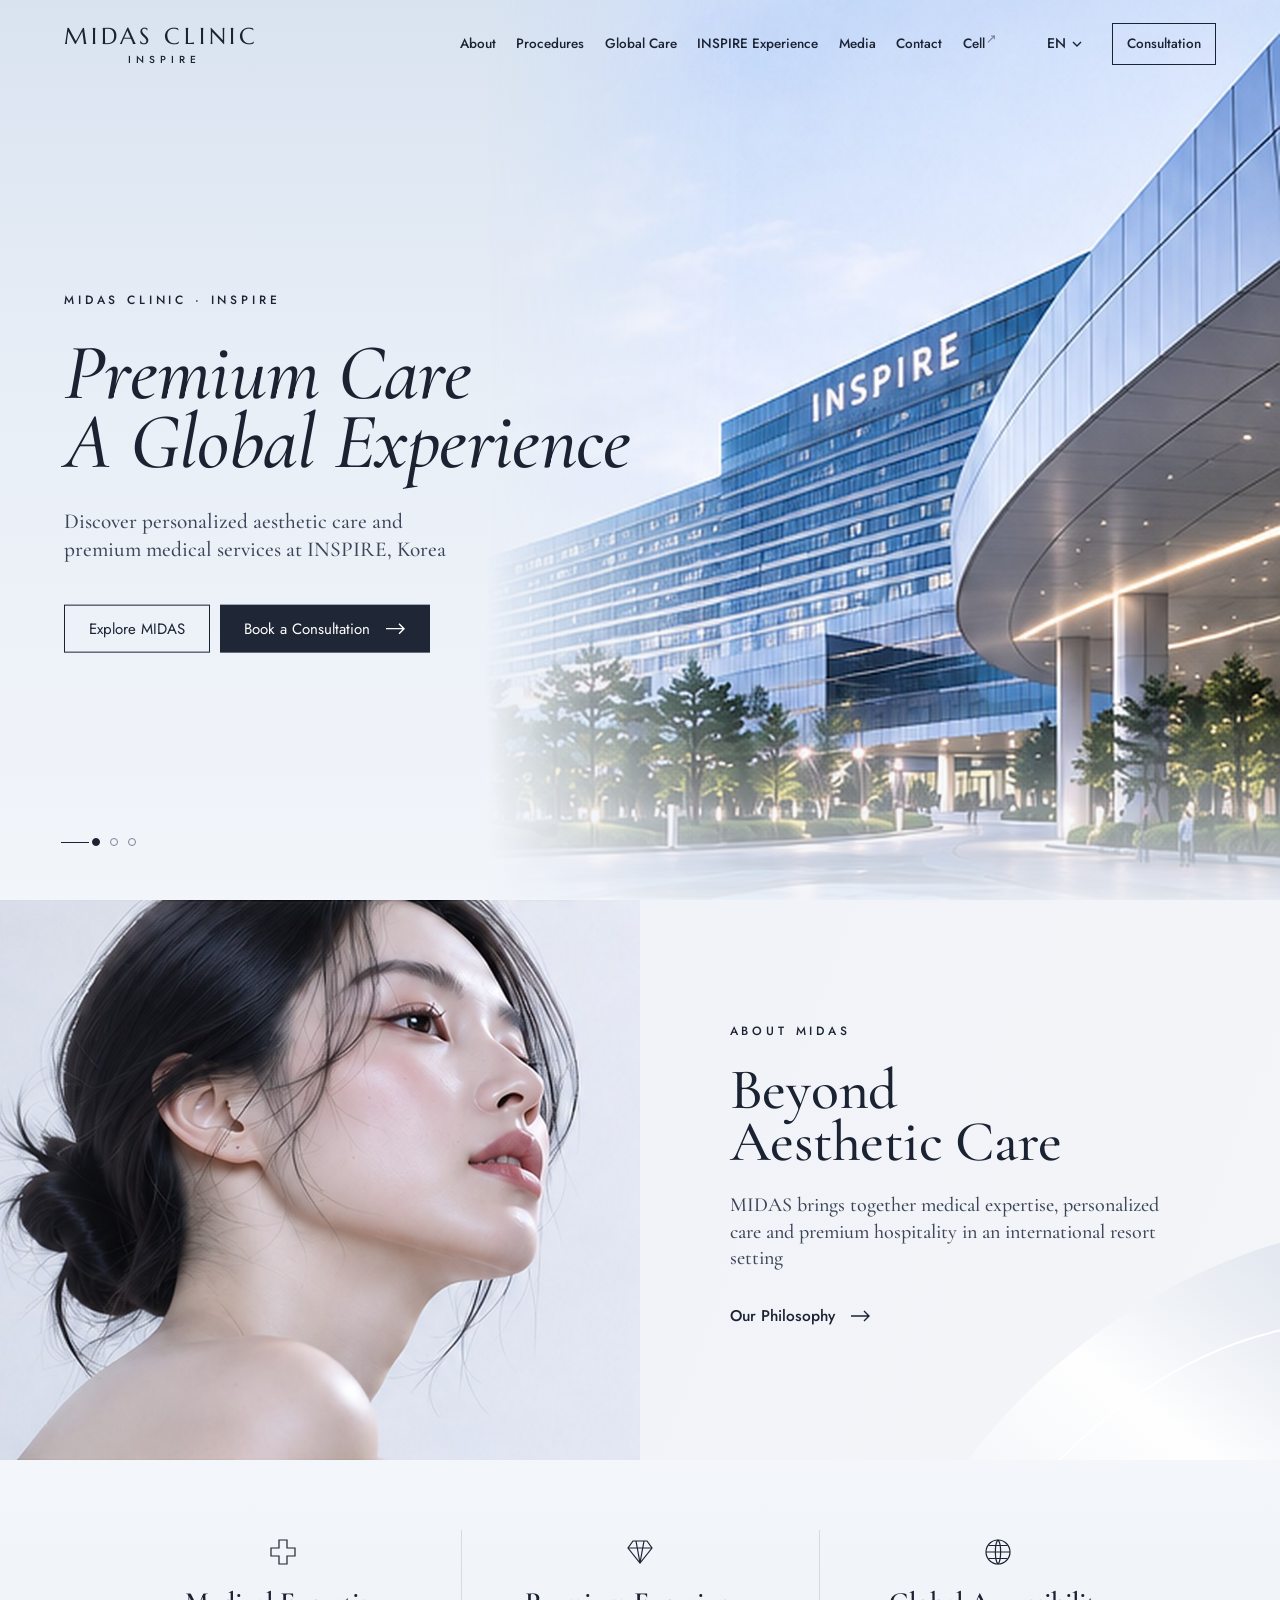
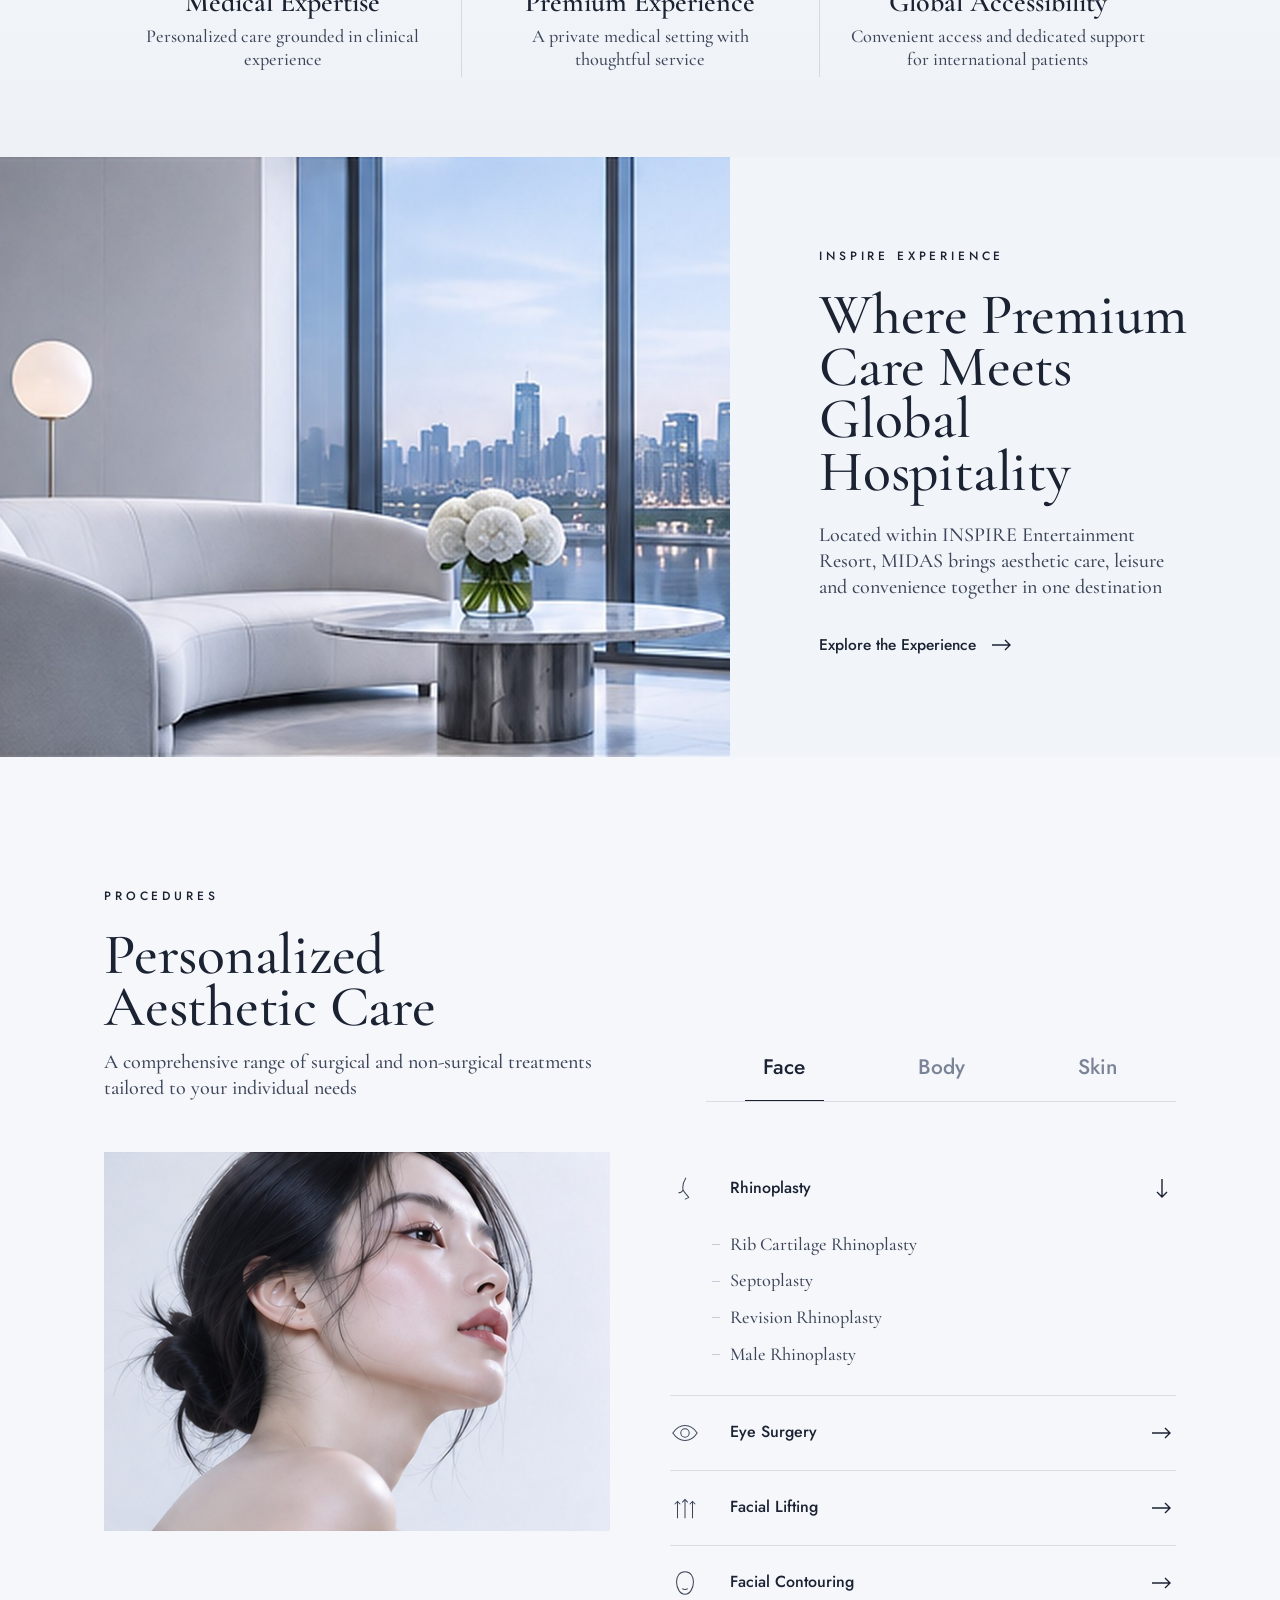
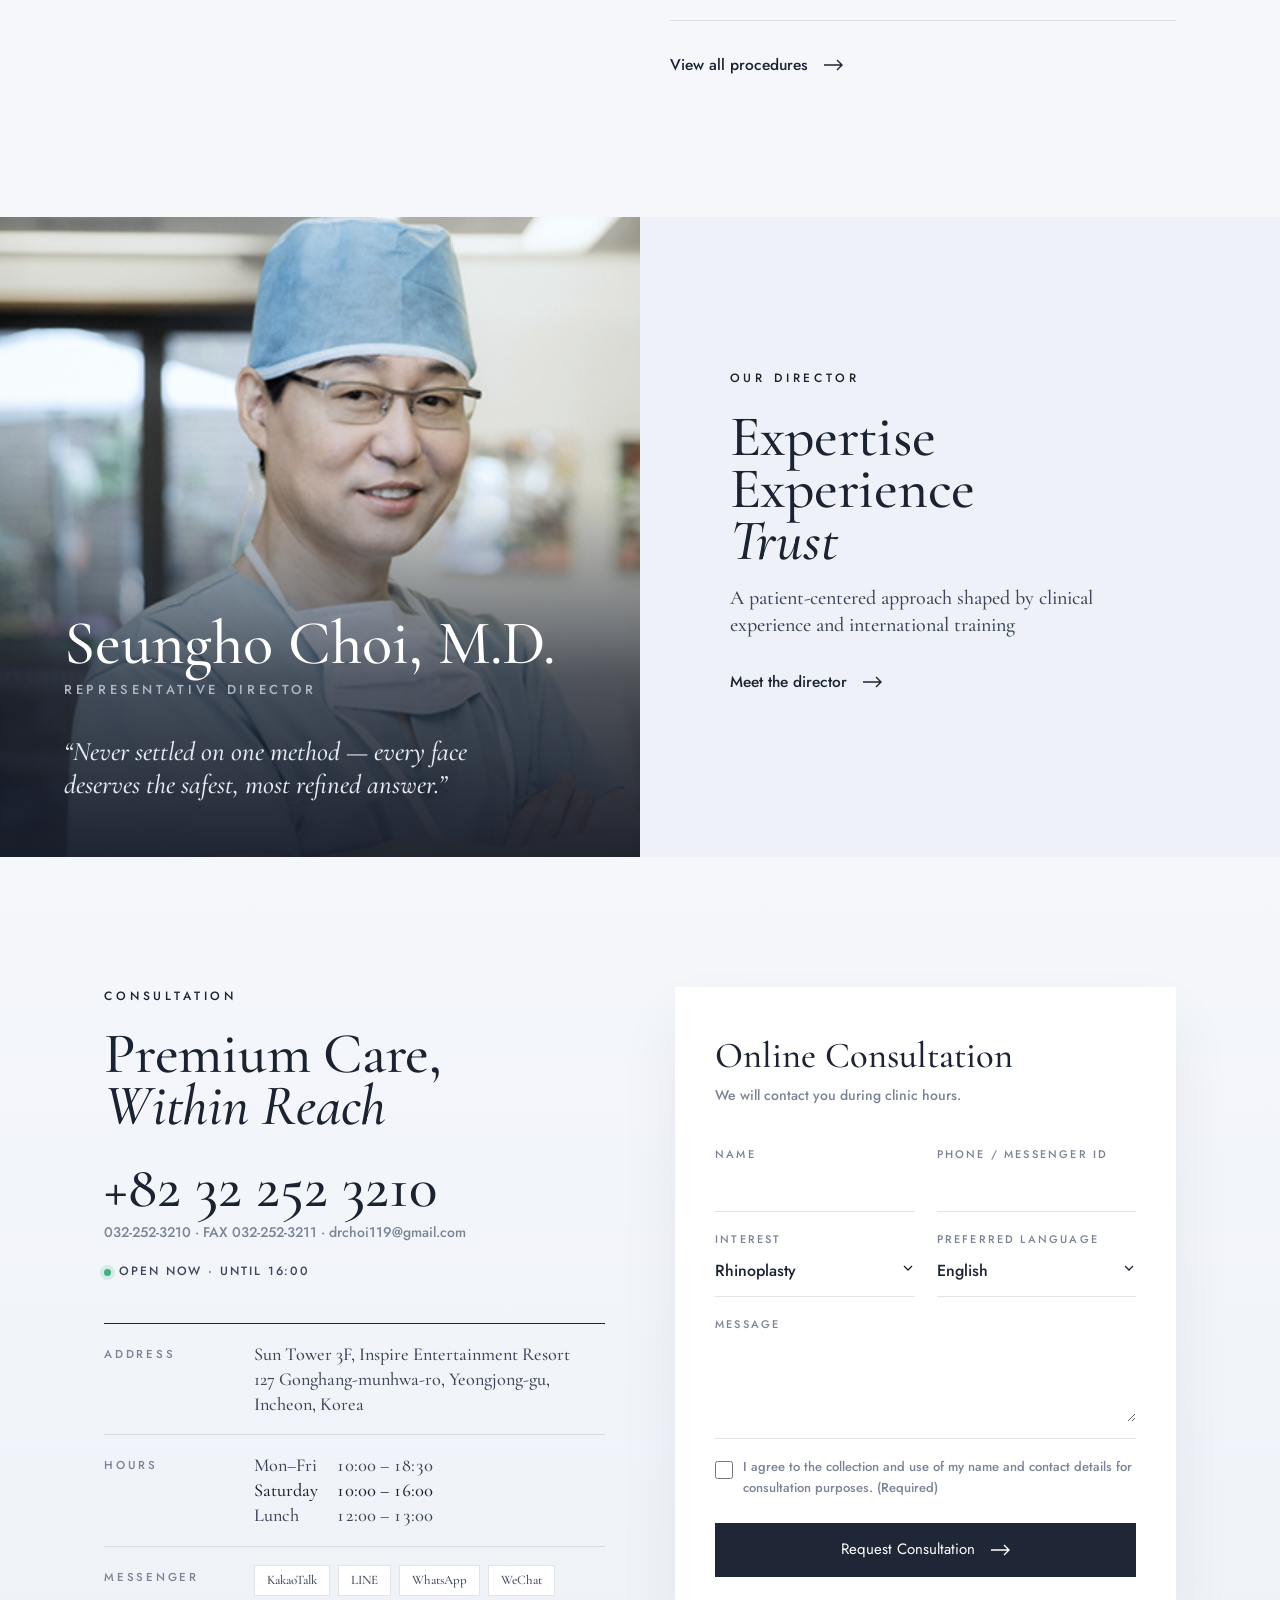
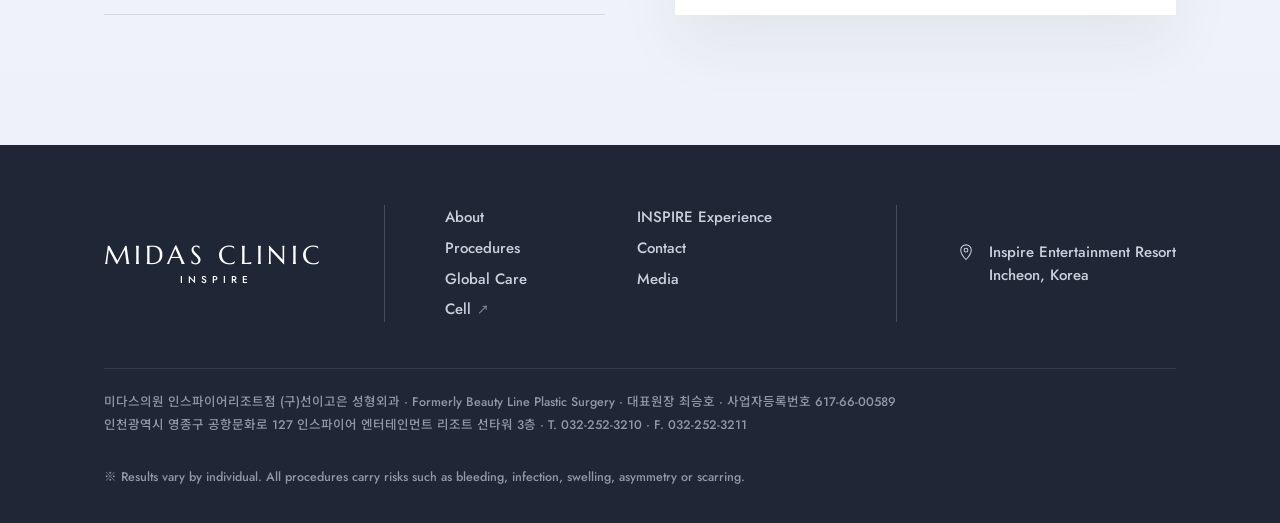
<file: index.html>
<!DOCTYPE html>
<html lang="en">
<head>
<meta charset="UTF-8">
<meta name="viewport" content="width=device-width, initial-scale=1, viewport-fit=cover">
<title>미다스의원 인스파이어 (구 선이고은 성형외과) | MIDAS CLINIC · INSPIRE</title>
<meta name="description" content="미다스의원 인스파이어리조트점 (구 선이고은 성형외과). 인천 인스파이어 리조트 선타워 3층, 코성형·눈성형·리프팅·안면윤곽·가슴·피부 시술. MIDAS CLINIC · INSPIRE — premium aesthetic care near Incheon Airport.">
<link rel="canonical" href="https://midas-inspire.com/">
<meta property="og:type" content="website">
<meta property="og:site_name" content="MIDAS CLINIC · INSPIRE 미다스의원">
<meta property="og:url" content="https://midas-inspire.com/">
<meta property="og:title" content="미다스의원 인스파이어 · MIDAS CLINIC · INSPIRE">
<meta property="og:description" content="글로벌 프리미엄 의료의 새로운 경험 · Premium Care, A Global Experience">
<meta property="og:image" content="https://midas-inspire.com/images/hero-inspire.jpg">
<script type="application/ld+json">{"@context": "https://schema.org", "@type": "MedicalClinic", "name": "미다스의원 인스파이어리조트점", "alternateName": ["MIDAS CLINIC · INSPIRE", "Midas Clinic Inspire", "미다스의원", "미다스 성형외과", "선이고은 성형외과", "(구)선이고은 성형외과", "Beauty Line Plastic Surgery"], "url": "https://midas-inspire.com/", "logo": "https://midas-inspire.com/images/hero-inspire.jpg", "image": "https://midas-inspire.com/images/hero-inspire.jpg", "telephone": "+82-32-252-3210", "email": "drchoi119@gmail.com", "address": {"@type": "PostalAddress", "streetAddress": "공항문화로 127 인스파이어 엔터테인먼트 리조트 선타워 3층", "addressLocality": "영종구", "addressRegion": "인천광역시", "addressCountry": "KR"}, "openingHoursSpecification": [{"@type": "OpeningHoursSpecification", "dayOfWeek": ["Monday", "Tuesday", "Wednesday", "Thursday", "Friday"], "opens": "10:00", "closes": "18:30"}, {"@type": "OpeningHoursSpecification", "dayOfWeek": "Saturday", "opens": "10:00", "closes": "16:00"}], "medicalSpecialty": ["PlasticSurgery", "Dermatology"], "availableLanguage": ["Korean", "English", "Chinese"], "founder": {"@type": "Physician", "name": "최승호 (Seungho Choi, M.D.)"}}</script>
<meta name="theme-color" content="#eef2f8">
<link rel="preconnect" href="https://fonts.googleapis.com">
<link rel="preconnect" href="https://fonts.gstatic.com" crossorigin>
<link href="https://fonts.googleapis.com/css2?family=Cormorant+Garamond:ital,wght@0,500;0,600;1,500;1,600&family=Jost:wght@300;400;500&family=Marcellus&family=Noto+Sans+KR:wght@300;400;500&family=Noto+Sans+SC:wght@300;400;500&family=Noto+Serif+KR:wght@400;500&family=Noto+Serif+SC:wght@400;500&display=swap" rel="stylesheet">
<link rel="stylesheet" href="css/style.css">
</head>
<body>
<a class="skip" href="#main">Skip to content</a>

<svg width="0" height="0" class="sr" aria-hidden="true">
  <symbol id="i-arrow" viewBox="0 0 20 12" fill="none" stroke="currentColor" stroke-width="1.4"><path d="M0 6h18M13 1l5 5-5 5"/></symbol>
  <symbol id="i-chev" viewBox="0 0 10 10" fill="none" stroke="currentColor" stroke-width="1.4"><path d="M1 3l4 4 4-4"/></symbol>
</svg>

<!-- ================= Header ================= -->
<header class="header" id="header">
  <div class="header-in">
    <a href="#top" class="logo" aria-label="Midas Clinic Inspire"><b>MIDAS CLINIC</b><small>INSPIRE</small></a>
    <nav class="gnb" aria-label="Main">
      <a href="about.html" data-i18n="nav.about">About</a>
      <a href="procedures.html" data-i18n="nav.procedures">Procedures</a>
      <a href="global-care.html" data-i18n="nav.global">Global Care</a>
      <a href="experience.html" data-i18n="nav.experience">INSPIRE Experience</a>
      <a href="media.html" data-i18n="nav.media">Media</a>
      <a href="contact.html" data-i18n="nav.contact">Contact</a>
      <a class="ext" href="https://panacell-website.pages.dev/" target="_blank" rel="noopener" data-i18n="nav.cell">Cell</a>
    </nav>
    <div class="header-r">
      <div class="lang" id="lang">
        <button class="lang-btn" id="langBtn" aria-haspopup="true" aria-expanded="false"><span id="langLabel">EN</span><svg><use href="#i-chev"/></svg></button>
        <div class="lang-menu" role="menu">
          <button data-lang="en" role="menuitem">English</button>
          <button data-lang="ko" role="menuitem">한국어</button>
          <button data-lang="zh" role="menuitem">中文</button>
        </div>
      </div>
      <a class="header-cta" href="contact.html" data-i18n="cta.consult">Consultation</a>
      <button class="burger" id="burger" aria-label="Menu"><span></span><span></span></button>
    </div>
  </div>
</header>

<nav class="drawer" id="drawer" aria-label="Mobile">
  <a href="about.html" data-i18n="nav.about">About</a>
  <a href="procedures.html" data-i18n="nav.procedures">Procedures</a>
  <a href="global-care.html" data-i18n="nav.global">Global Care</a>
  <a href="experience.html" data-i18n="nav.experience">INSPIRE Experience</a>
  <a href="media.html" data-i18n="nav.media">Media</a>
  <a href="contact.html" data-i18n="nav.contact">Contact</a>
  <a class="ext" href="https://panacell-website.pages.dev/" target="_blank" rel="noopener" data-i18n="nav.cell">Cell</a>
  <div class="drawer-foot">
    <div class="drawer-lang"><button data-lang="en">EN</button><button data-lang="ko">KR</button><button data-lang="zh">中文</button></div>
    <a class="drawer-tel" href="tel:+82322523210">+82 32 252 3210</a>
    <a class="btn" href="contact.html#form"><span data-i18n="cta.book">Book a Consultation</span><svg><use href="#i-arrow"/></svg></a>
  </div>
</nav>

<main id="main">
<!-- ================= Hero ================= -->
<section class="hero" id="top">
  <div class="hero-media"><img src="images/hero-inspire.jpg" alt="Inspire Entertainment Resort, Incheon" fetchpriority="high"></div>
  <div class="hero-slides">
    <div class="hero-slide on">
      <div class="wrap">
        <div class="kicker" data-i18n="hero1.kicker">MIDAS Clinic · INSPIRE</div>
        <h1 data-i18n="hero1.title">Premium Care<br>A Global Experience</h1>
        <p data-i18n="hero1.text">Discover personalized aesthetic care and premium medical services at INSPIRE, Korea</p>
        <div class="hero-btns"><a class="btn ghost" href="about.html"><span data-i18n="cta.about">Explore MIDAS</span></a><a class="btn" href="#contact"><span data-i18n="cta.book">Book a Consultation</span><svg><use href="#i-arrow"/></svg></a></div>
      </div>
    </div>
    <div class="hero-slide">
      <div class="wrap">
        <div class="kicker" data-i18n="hero2.kicker">Signature Rhinoplasty</div>
        <h2 data-i18n="hero2.title">The Art of<br>the Profile</h2>
        <p data-i18n="hero2.text">From rib-cartilage reconstruction to revision,<br>designed for both line and breath.</p>
        <a class="btn" href="#procedures"><span data-i18n="cta.explore">Explore Procedures</span><svg><use href="#i-arrow"/></svg></a>
      </div>
    </div>
    <div class="hero-slide">
      <div class="wrap">
        <div class="kicker" data-i18n="hero3.kicker">Lifting · Anti-aging</div>
        <h2 data-i18n="hero3.title">Lift, Not Change</h2>
        <p data-i18n="hero3.text">SMAS-level lifting that restores,<br>never replaces, who you are.</p>
        <a class="btn" href="#procedures"><span data-i18n="cta.explore">Explore Procedures</span><svg><use href="#i-arrow"/></svg></a>
      </div>
    </div>
  </div>
  <div class="hero-dots"><div class="wrap" id="heroDots">
    <button class="on" aria-label="Slide 1"></button><button aria-label="Slide 2"></button><button aria-label="Slide 3"></button>
  </div></div>
</section>

<!-- ================= The Midas Standard ================= -->
<section class="split standard" id="about">
  <div class="split-media reveal"><img src="images/standard-portrait.jpg" alt="" loading="lazy"></div>
  <div class="split-body reveal">
    <div class="kicker" data-i18n="std.kicker">About MIDAS</div>
    <h2 class="title" data-i18n="std.title">Beyond<br>Aesthetic Care</h2>
    <p class="lead" data-i18n="std.text">MIDAS brings together medical expertise, personalized care and premium hospitality in an international resort setting</p>
    <a class="arrow-link" href="about.html"><span data-i18n="std.link">Our Philosophy</span><svg><use href="#i-arrow"/></svg></a>
  </div>
  <svg class="silk" viewBox="0 0 400 400" fill="none" aria-hidden="true">
    <defs><linearGradient id="silk" x1="0" y1="1" x2="1" y2="0"><stop offset="0" stop-color="#fff" stop-opacity="0"/><stop offset=".5" stop-color="#fff" stop-opacity=".95"/><stop offset="1" stop-color="#dbe2ec" stop-opacity=".7"/></linearGradient></defs>
    <path d="M40 400 C 120 260, 260 160, 400 120 L400 400 Z" fill="url(#silk)"/>
    <path d="M120 400 C 200 300, 300 230, 400 210" stroke="#fff" stroke-width="2"/>
  </svg>
</section>

<!-- ================= Features ================= -->
<section class="features" id="global-care">
  <div class="wrap features-grid">
    <div class="feature reveal">
      <svg viewBox="0 0 32 32" fill="none" stroke="currentColor" stroke-width="1.2"><path d="M12 4h8v8h8v8h-8v8h-8v-8H4v-8h8z"/></svg>
      <h3 data-i18n="f1.title">Medical Expertise</h3>
      <p data-i18n="f1.text">Personalized care grounded in clinical experience</p>
    </div>
    <div class="feature reveal">
      <svg viewBox="0 0 32 32" fill="none" stroke="currentColor" stroke-width="1.2"><path d="M9 5h14l5 7-12 15L4 12z"/><path d="M4 12h24M12 5l4 22 4-22"/></svg>
      <h3 data-i18n="f2.title">Premium Experience</h3>
      <p data-i18n="f2.text">A private medical setting with thoughtful service</p>
    </div>
    <div class="feature reveal">
      <svg viewBox="0 0 32 32" fill="none" stroke="currentColor" stroke-width="1.2"><circle cx="16" cy="16" r="12"/><path d="M4 16h24M16 4c3.5 3.4 3.5 20.6 0 24M16 4c-3.5 3.4-3.5 20.6 0 24M6.5 9.5h19M6.5 22.5h19"/></svg>
      <h3 data-i18n="f3.title">Global Accessibility</h3>
      <p data-i18n="f3.text">Convenient access and dedicated support for international patients</p>
    </div>
  </div>
</section>

<!-- ================= Inspire Experience ================= -->
<section class="split experience" id="experience">
  <div class="split-media reveal"><img src="images/inspire-lounge.jpg" alt="" loading="lazy"></div>
  <div class="split-body reveal">
    <div class="kicker" data-i18n="exp.kicker">INSPIRE Experience</div>
    <h2 class="title" data-i18n="exp.title">Where Premium Care Meets<br>Global Hospitality</h2>
    <p class="lead" data-i18n="exp.text">Located within INSPIRE Entertainment Resort, MIDAS brings aesthetic care, leisure and convenience together in one destination</p>
    <a class="arrow-link" href="experience.html"><span data-i18n="exp.link">Explore the Experience</span><svg><use href="#i-arrow"/></svg></a>
  </div>
</section>

<!-- ================= Procedures ================= -->
<section class="procedures" id="procedures">
  <div class="wrap">
    <div class="proc-head">
      <div class="reveal">
        <div class="kicker" data-i18n="proc.kicker">Procedures</div>
        <h2 class="title" data-i18n="proc.title">Personalized<br>Aesthetic Care</h2>
        <p class="lead" data-i18n="proc.text">A comprehensive range of surgical and non-surgical treatments tailored to your individual needs</p>
      </div>
      <div class="tabs reveal" role="tablist">
        <button class="tab on" data-tab="face" role="tab" data-i18n="tab.face">Face</button>
        <button class="tab" data-tab="body" role="tab" data-i18n="tab.body">Body</button>
        <button class="tab" data-tab="skin" role="tab" data-i18n="tab.skin">Skin</button>
      </div>
    </div>
    <nav class="proc-grid" aria-label="Procedures"><a href="rhinoplasty.html"><svg viewBox="0 0 32 32" fill="none" stroke="currentColor" stroke-width="1.2"><path d="M17 4c-3 5-4 9-3 13 1 3 4 5 6 8-1 1-3 1-4 2"/><path d="M14 17c-1 2-3 3-5 3"/></svg><span data-ko="코성형" data-zh="鼻部整形">Rhinoplasty</span></a><a href="eye.html"><svg viewBox="0 0 32 32" fill="none" stroke="currentColor" stroke-width="1.2"><path d="M3 16c4-6 9-8 13-8s9 2 13 8c-4 6-9 8-13 8S7 22 3 16z"/><circle cx="16" cy="16" r="4.5"/></svg><span data-ko="눈성형" data-zh="眼部整形">Eye Surgery</span></a><a href="lifting.html"><svg viewBox="0 0 32 32" fill="none" stroke="currentColor" stroke-width="1.2"><path d="M8 27V9M16 27V7M24 27V9"/><path d="M5 12l3-3 3 3M13 10l3-3 3 3M21 12l3-3 3 3"/></svg><span data-ko="리프팅" data-zh="面部提升">Facial Lifting</span></a><a href="contouring.html"><svg viewBox="0 0 32 32" fill="none" stroke="currentColor" stroke-width="1.2"><path d="M16 4c-6 0-9 5-9 11 0 7 4 13 9 13s9-6 9-13c0-6-3-11-9-11z"/><path d="M13 22c2 1.3 4 1.3 6 0"/></svg><span data-ko="안면 윤곽" data-zh="面部轮廓塑形">Facial Contouring</span></a><a href="body.html"><svg viewBox="0 0 32 32" fill="none" stroke="currentColor" stroke-width="1.2"><path d="M11 4c1 5 0 8-2 11s-2 9 1 13M21 4c-1 5 0 8 2 11s2 9-1 13"/></svg><span data-ko="바디성형·모발이식" data-zh="形体塑形与毛发移植">Body &amp; Hair Restoration</span></a><a href="skin.html"><svg viewBox="0 0 32 32" fill="none" stroke="currentColor" stroke-width="1.2"><circle cx="16" cy="16" r="11"/><circle cx="16" cy="16" r="6"/></svg><span data-ko="피부·미용 시술" data-zh="皮肤美容与微整形">Skin &amp; Aesthetic Treatments</span></a></nav>
    <div class="proc-body">
      <div class="proc-media reveal"><img id="procImg" src="images/standard-portrait.jpg" alt="" loading="lazy"></div>
      <div class="reveal"><div id="procLists"></div><a class="arrow-link" href="procedures.html"><span data-ko="전체 진료 보기" data-zh="查看全部项目">View all procedures</span><svg><use href="#i-arrow"/></svg></a></div>
    </div>
  </div>
</section>

<!-- ================= Director ================= -->
<section class="director" id="director">
  <!-- 원장님 사진이 준비되면 .director-card 에 background-image 로 넣을 수 있습니다 -->
  <div class="director-card reveal">
    <span class="mono" aria-hidden="true">M</span>
    <img class="dir-photo" src="images/director.jpg" alt="" loading="lazy" onerror="this.remove()">
    <div class="name" data-i18n="dir.name">Seungho Choi, M.D.</div>
    <div class="role" data-i18n="dir.role">Representative Director</div>
    <blockquote data-i18n="dir.quote">“Never settled on one method — every face deserves the safest, most refined answer.”</blockquote>
  </div>
  <div class="split-body reveal">
    <div class="kicker" data-i18n="dir.kicker">Our Director</div>
    <h2 class="title" data-i18n="dir.title">Expertise<br>Experience<br><em>Trust</em></h2>
    <p class="lead" data-i18n="dir.text">A patient-centered approach shaped by clinical experience and international training</p>
    <a class="arrow-link" href="about.html"><span data-ko="원장 소개 자세히 보기" data-zh="查看院长介绍">Meet the director</span><svg><use href="#i-arrow"/></svg></a>
  </div>
</section>

<!-- ================= Contact ================= -->
<!-- 모바일 전용: 메인 상담 폼 대신 간단한 상담 안내 -->
<section class="home-cta" id="contact-m">
  <div class="wrap">
    <div class="kicker" data-i18n="contact.kicker">Consultation</div>
    <h2 class="title" data-i18n="contact.title">Premium Care,<br><em>Within Reach</em></h2>
    <p class="lead" data-ko="다양한 상담 채널을 통해 국내외 어디에서든 진료 문의 및 예약이 가능합니다" data-zh="无论您身在何处，均可通过便捷的通讯渠道联系MIDAS，进行咨询与预约">Wherever you are, connect with MIDAS through your preferred communication channel</p>
    <div class="home-cta-btns">
      <a class="btn" href="contact.html#form"><span data-i18n="cta.book">Book a Consultation</span><svg><use href="#i-arrow"/></svg></a>
      <a class="btn ghost" href="tel:+82322523210">+82 32 252 3210</a>
    </div>
  </div>
</section>

<section class="contact" id="contact">
  <div class="wrap contact-grid">
    <div class="reveal">
      <div class="kicker" data-i18n="contact.kicker">Consultation</div>
      <h2 class="title" data-i18n="contact.title">Premium Care,<br><em>Within Reach</em></h2>
      <a class="tel" href="tel:+82322523210">+82 32 252 3210</a>
      <div class="tel-sub">032-252-3210 · FAX 032-252-3211 · drchoi119@gmail.com</div>
      <div class="status" id="status"><i></i><span id="statusText"></span></div>
      <dl class="info">
        <div class="info-row"><dt data-i18n="contact.address">Address</dt><dd data-i18n="contact.addressText">Sun Tower 3F, Inspire Entertainment Resort<br>127 Gonghang-munhwa-ro, Yeongjong-gu, Incheon, Korea</dd></div>
        <div class="info-row"><dt data-i18n="contact.hours">Hours</dt><dd class="hours" id="hours"></dd></div>
        <div class="info-row"><dt data-i18n="contact.messenger">Messenger</dt><dd class="chips"><span>KakaoTalk</span><span>LINE</span><span>WhatsApp</span><span>WeChat</span></dd></div>
      </dl>
    </div>
    <form class="form reveal" id="form" novalidate>
      <h3 data-i18n="form.title">Online Consultation</h3>
      <p data-i18n="form.sub">We will contact you during clinic hours.</p>
      <div class="two">
        <div class="field"><label for="fName" data-i18n="form.name">Name</label><input id="fName" autocomplete="name"></div>
        <div class="field"><label for="fTel" data-i18n="form.phone">Phone / Messenger ID</label><input id="fTel" type="text" autocomplete="tel" enterkeyhint="next"></div>
      </div>
      <div class="two">
        <div class="field"><label for="fCat" data-i18n="form.interest">Interest</label><select id="fCat"></select></div>
        <div class="field"><label for="fLang" data-i18n="form.lang">Preferred Language</label><select id="fLang"><option>English</option><option>한국어</option><option>中文</option></select></div>
      </div>
      <div class="field"><label for="fMsg" data-i18n="form.msg">Message</label><textarea id="fMsg" rows="3"></textarea></div>
      <label class="agree"><input type="checkbox" id="fAgree"><span data-i18n="form.agree">I agree to the collection and use of my name and contact details for consultation purposes. (Required)</span></label>
      <button class="btn" type="submit"><span data-i18n="form.submit">Request Consultation</span><svg><use href="#i-arrow"/></svg></button>
      <div class="form-msg" id="formMsg" role="status"></div>
    </form>
  </div>
</section>
</main>

<!-- ================= Footer ================= -->
<footer class="footer">
  <div class="wrap">
    <div class="footer-grid">
      <a href="#top" class="logo"><b>MIDAS CLINIC</b><small>INSPIRE</small></a>
      <nav class="footer-links" aria-label="Footer">
        <a href="about.html" data-i18n="nav.about">About</a>
        <a href="experience.html" data-i18n="nav.experience">INSPIRE Experience</a>
        <a href="procedures.html" data-i18n="nav.procedures">Procedures</a>
        <a href="contact.html" data-i18n="nav.contact">Contact</a>
        <a href="global-care.html" data-i18n="nav.global">Global Care</a>
        <a href="media.html" data-i18n="nav.media">Media</a>
        <a class="ext" href="https://panacell-website.pages.dev/" target="_blank" rel="noopener" data-i18n="nav.cell">Cell</a>
      </nav>
      <div class="footer-addr">
        <svg viewBox="0 0 24 24" fill="none" stroke="currentColor" stroke-width="1.4"><path d="M12 22s7-7.2 7-12.5A7 7 0 0 0 5 9.5C5 14.8 12 22 12 22z"/><circle cx="12" cy="9.5" r="2.5"/></svg>
        <span data-i18n="footer.addr">Inspire Entertainment Resort<br>Incheon, Korea</span>
      </div>
    </div>
    <div class="footer-bottom">
      <span>미다스의원 인스파이어리조트점 (구)선이고은 성형외과 · Formerly Beauty Line Plastic Surgery · 대표원장 최승호 · 사업자등록번호 617-66-00589<br>인천광역시 영종구 공항문화로 127 인스파이어 엔터테인먼트 리조트 선타워 3층 · T. 032-252-3210 · F. 032-252-3211</span>
      <span data-i18n="footer.notice">※ Results vary by individual. All procedures carry risks such as bleeding, infection, swelling, asymmetry or scarring.</span>
    </div>
  </div>
</footer>

<nav class="mobile-bar" aria-label="Quick actions">
  <a href="tel:+82322523210"><svg viewBox="0 0 24 24" fill="none" stroke="currentColor" stroke-width="1.5"><path d="M5 4h4l2 5-2.5 1.5a11 11 0 0 0 5 5L15 13l5 2v4a2 2 0 0 1-2 2A16 16 0 0 1 3 6a2 2 0 0 1 2-2z"/></svg><span data-i18n="cta.call">Call</span></a>
  <a href="contact.html#messengers"><svg viewBox="0 0 24 24" fill="none" stroke="currentColor" stroke-width="1.5"><path d="M4 5h16v11H9l-5 4z"/></svg><span data-ko="메신저" data-zh="在线咨询">Messenger</span></a>
  <a class="primary" href="contact.html#form"><svg viewBox="0 0 24 24" fill="none" stroke="currentColor" stroke-width="1.5"><rect x="4" y="5" width="16" height="15" rx="1"/><path d="M4 10h16M9 3v4M15 3v4"/></svg><span data-i18n="cta.consult">Consultation</span></a>
</nav>
<a class="to-top" href="#top" aria-label="Back to top"><svg viewBox="0 0 24 24" fill="none" stroke="currentColor" stroke-width="1.5"><path d="M12 19V5M6 11l6-6 6 6"/></svg></a>

<script src="js/main.js"></script>
</body>
</html>
</file>
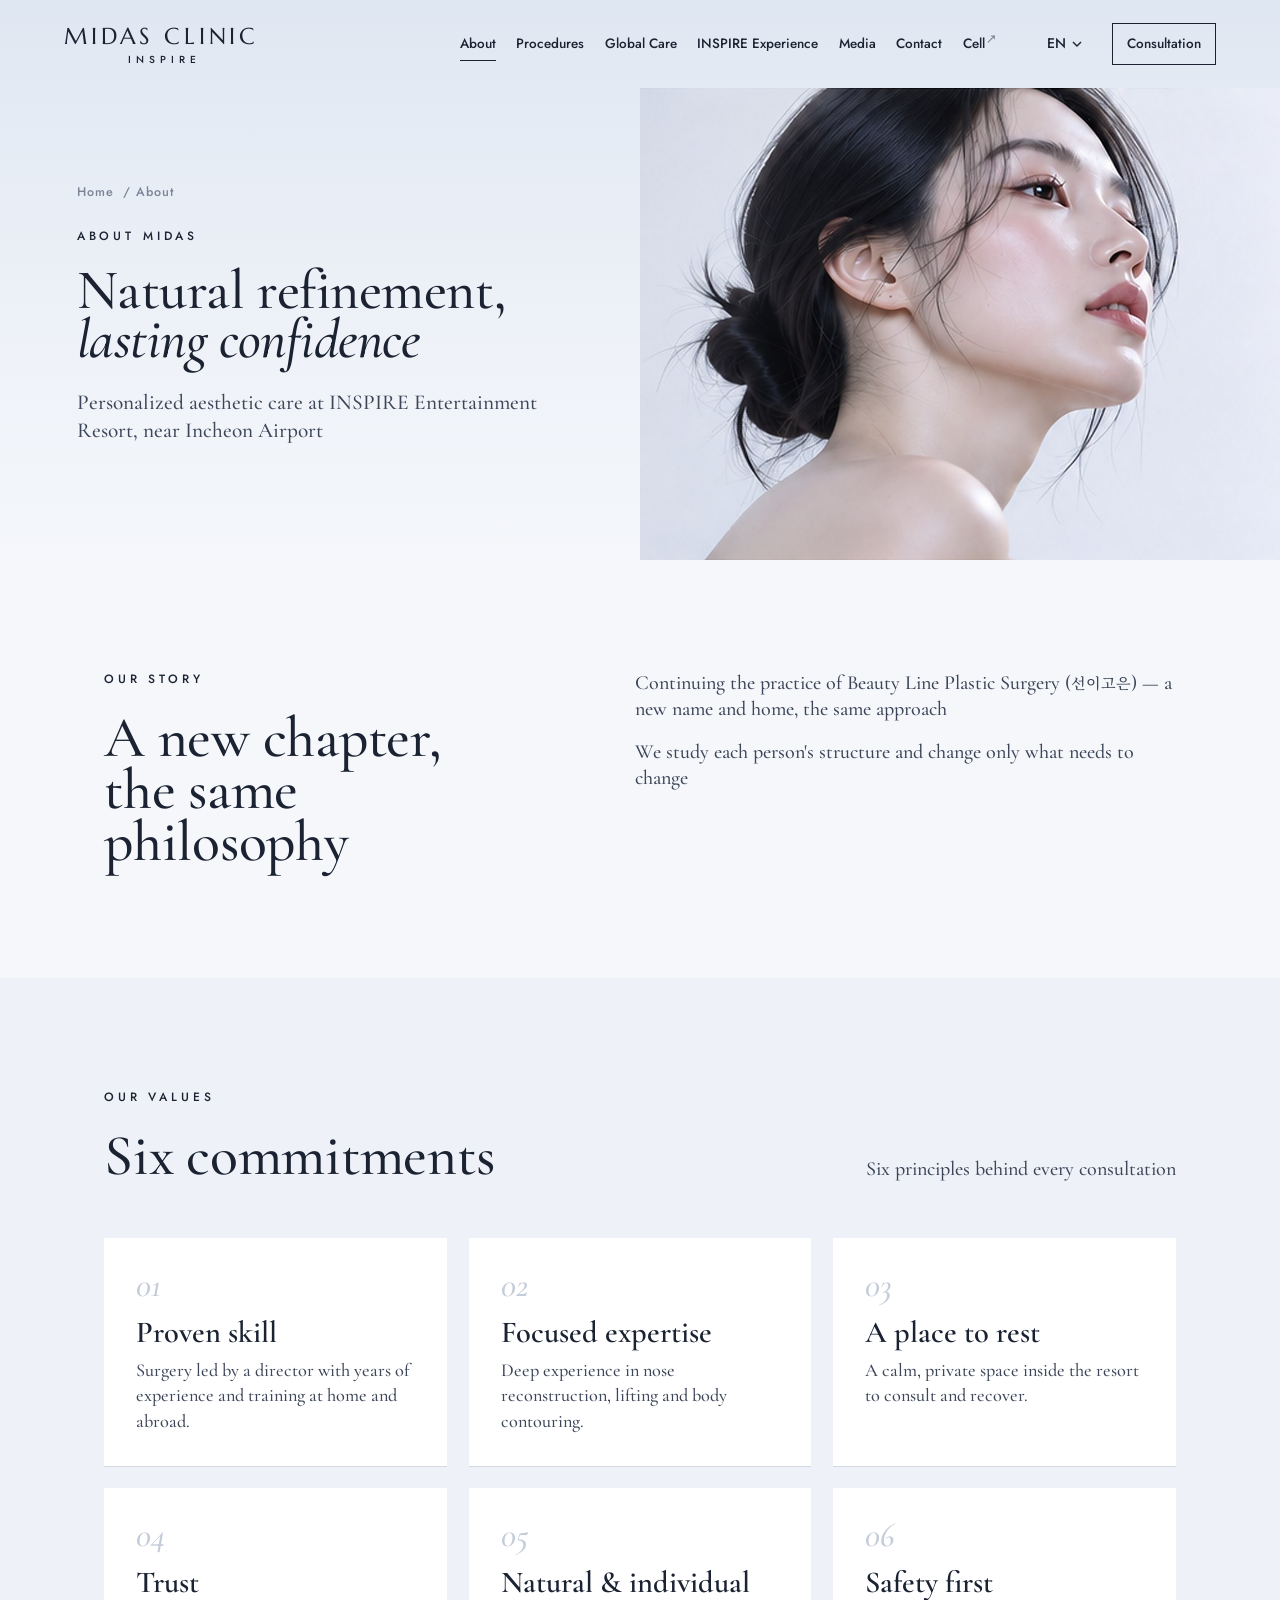
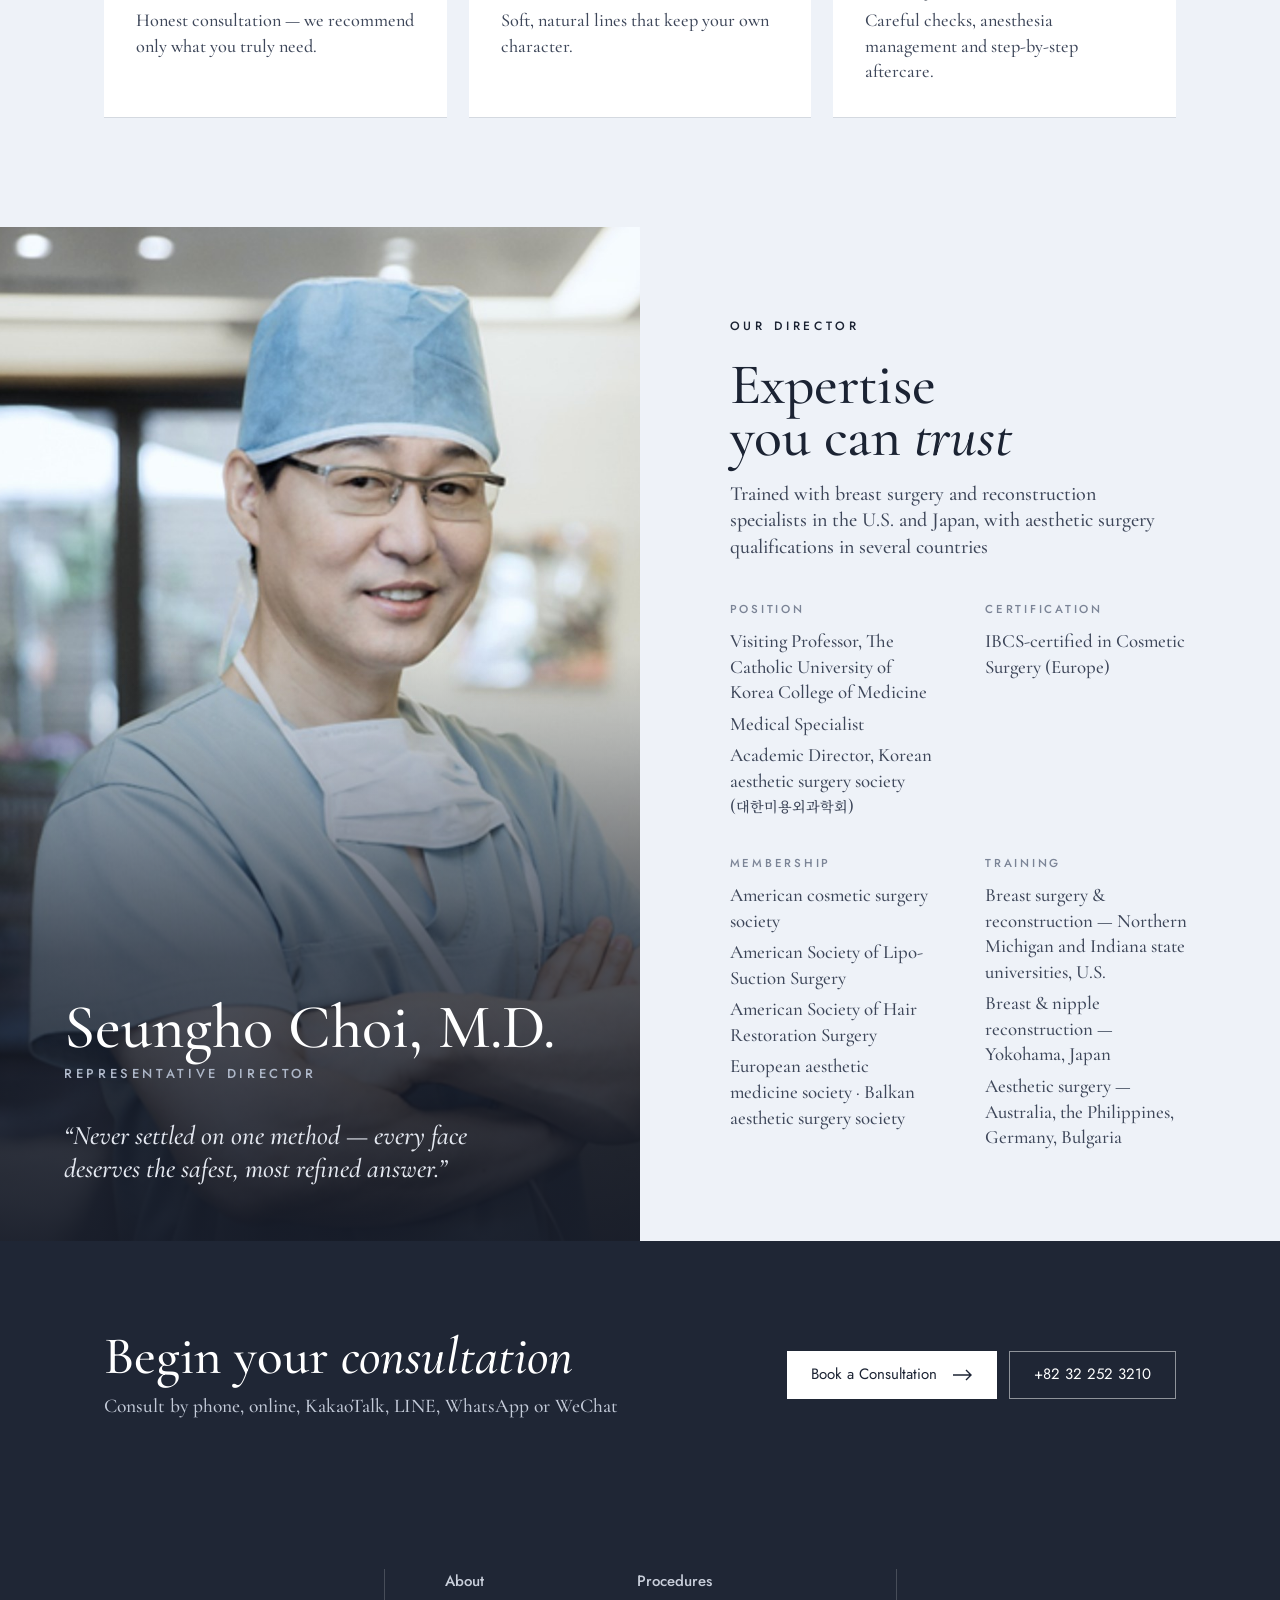
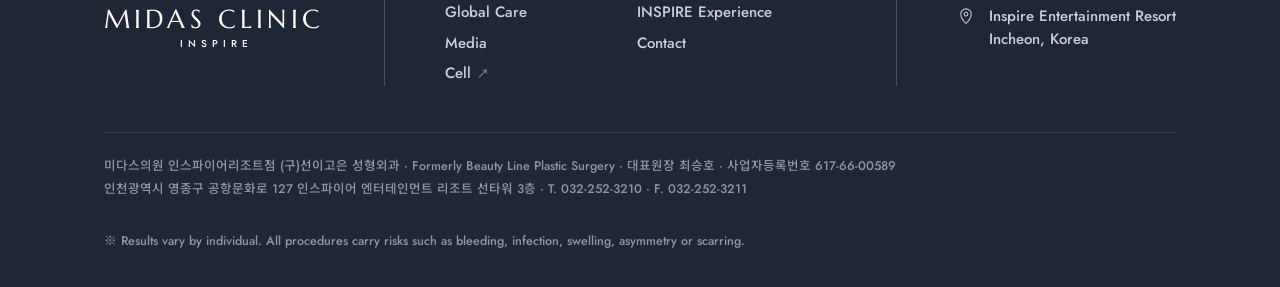
<file: about.html>
<!DOCTYPE html>
<html lang="en">
<head>
<meta charset="UTF-8">
<meta name="viewport" content="width=device-width, initial-scale=1, viewport-fit=cover">
<title>About | 미다스의원 인스파이어 · MIDAS CLINIC</title>
<meta name="description" content="About Midas Clinic Inspire — formerly 선이고은 Plastic Surgery. Director Choi Seung Ho. 미다스의원 인스파이어리조트점 (구 선이고은 성형외과) 미다스 소개.">
<link rel="canonical" href="https://midas-inspire.com/about.html">
<meta property="og:type" content="website">
<meta property="og:site_name" content="MIDAS CLINIC · INSPIRE 미다스의원">
<meta property="og:url" content="https://midas-inspire.com/about.html">
<meta property="og:title" content="About | 미다스의원 인스파이어 · MIDAS CLINIC">
<meta property="og:image" content="https://midas-inspire.com/images/hero-inspire.jpg">
<meta name="theme-color" content="#eef2f8">
<link rel="preconnect" href="https://fonts.googleapis.com">
<link rel="preconnect" href="https://fonts.gstatic.com" crossorigin>
<link href="https://fonts.googleapis.com/css2?family=Cormorant+Garamond:ital,wght@0,500;0,600;1,500;1,600&family=Jost:wght@300;400;500&family=Marcellus&family=Noto+Sans+KR:wght@300;400;500&family=Noto+Sans+SC:wght@300;400;500&family=Noto+Serif+KR:wght@400;500&family=Noto+Serif+SC:wght@400;500&display=swap" rel="stylesheet">
<link rel="stylesheet" href="css/style.css">
</head>
<body data-title-ko="미다스 소개 — 미다스의원 인스파이어" data-title-zh="关于MIDAS — MIDAS CLINIC · INSPIRE">

<a class="skip" href="#main">Skip to content</a>
<svg width="0" height="0" class="sr" aria-hidden="true">
  <symbol id="i-arrow" viewBox="0 0 20 12" fill="none" stroke="currentColor" stroke-width="1.4"><path d="M0 6h18M13 1l5 5-5 5"/></symbol>
  <symbol id="i-chev" viewBox="0 0 10 10" fill="none" stroke="currentColor" stroke-width="1.4"><path d="M1 3l4 4 4-4"/></symbol>
</svg>

<header class="header" id="header">
  <div class="header-in">
    <a href="index.html" class="logo" aria-label="Midas Clinic Inspire"><b>MIDAS CLINIC</b><small>INSPIRE</small></a>
    <nav class="gnb" aria-label="Main">
      <a class="active" href="about.html" data-ko="미다스 소개" data-zh="关于MIDAS">About</a>
      <a href="procedures.html" data-ko="진료 안내" data-zh="诊疗项目">Procedures</a>
      <a href="global-care.html" data-ko="글로벌 환자 서비스" data-zh="国际患者服务">Global Care</a>
      <a href="experience.html" data-ko="인스파이어 경험" data-zh="INSPIRE体验">INSPIRE Experience</a>
      <a href="media.html" data-ko="미디어" data-zh="媒体资讯">Media</a>
      <a href="contact.html" data-ko="문의 및 오시는 길" data-zh="联系我们">Contact</a>
      <a class="ext" href="https://panacell-website.pages.dev/" target="_blank" rel="noopener" data-ko="세포" data-zh="细胞">Cell</a>
    </nav>
    <div class="header-r">
      <div class="lang" id="lang">
        <button class="lang-btn" id="langBtn" aria-haspopup="true" aria-expanded="false"><span id="langLabel">EN</span><svg><use href="#i-chev"/></svg></button>
        <div class="lang-menu" role="menu">
          <button data-lang="en" role="menuitem">English</button>
          <button data-lang="ko" role="menuitem">한국어</button>
          <button data-lang="zh" role="menuitem">中文</button>
        </div>
      </div>
      <a class="header-cta" href="contact.html" data-ko="진료 상담" data-zh="诊疗咨询">Consultation</a>
      <button class="burger" id="burger" aria-label="Menu"><span></span><span></span></button>
    </div>
  </div>
</header>

<nav class="drawer" id="drawer" aria-label="Mobile">
  <a href="about.html" data-ko="미다스 소개" data-zh="关于MIDAS">About</a>
  <a href="procedures.html" data-ko="진료 안내" data-zh="诊疗项目">Procedures</a>
  <a href="global-care.html" data-ko="글로벌 환자 서비스" data-zh="国际患者服务">Global Care</a>
  <a href="experience.html" data-ko="인스파이어 경험" data-zh="INSPIRE体验">INSPIRE Experience</a>
  <a href="media.html" data-ko="미디어" data-zh="媒体资讯">Media</a>
  <a href="contact.html" data-ko="문의 및 오시는 길" data-zh="联系我们">Contact</a>
  <a class="ext" href="https://panacell-website.pages.dev/" target="_blank" rel="noopener" data-ko="세포" data-zh="细胞">Cell</a>
  <div class="drawer-foot">
    <div class="drawer-lang"><button data-lang="en">EN</button><button data-lang="ko">KR</button><button data-lang="zh">中文</button></div>
    <a class="drawer-tel" href="tel:+82322523210">+82 32 252 3210</a>
    <a class="btn" href="contact.html#form"><span data-ko="상담 및 예약" data-zh="预约咨询">Book a Consultation</span><svg><use href="#i-arrow"/></svg></a>
  </div>
</nav>

<main id="main">
<section class="page-hero with-img">
  <div class="wrap">
      <div class="crumbs"><a href="index.html" data-ko="홈" data-zh="首页">Home</a> / <span data-ko="병원소개" data-zh="关于我们">About</span></div>
      <div class="kicker" data-ko="미다스의원 소개" data-zh="关于美达斯">About Midas</div>
      <h1 data-ko="자연스러운 변화,&lt;br&gt;오래가는 자신감" data-zh="自然蜕变，&lt;br&gt;持久自信">Natural refinement,<br><em>lasting confidence</em></h1>
      <p class="lead" data-ko="인천국제공항 인근 인스파이어 리조트의 맞춤 진료" data-zh="毗邻仁川机场的INSPIRE度假村，个性化诊疗">Personalized aesthetic care at INSPIRE Entertainment Resort, near Incheon Airport</p>
  </div>
  <div class="media"><img src="images/standard-portrait.jpg" alt="" fetchpriority="high"></div>
</section>

<section class="section">
  <div class="wrap two-col">
    <div class="reveal"><div class="kicker" data-ko="우리의 이야기" data-zh="我们的故事">Our story</div><h2 class="title" data-ko="새로운 이름,&lt;br&gt;변하지 않는 철학" data-zh="新的名字，&lt;br&gt;不变的理念">A new chapter,<br>the same philosophy</h2></div>
    <div class="prose reveal">
      <p data-ko="(구)선이고은 성형외과의 ‘정직한 병원, 신뢰가는 치료’를 이어갑니다. 이름과 공간은 새로워졌지만 태도는 그대로입니다" data-zh="延续前身Beauty Line整形外科（선이고은）“诚实的医院、值得信赖的治疗”的理念，名字与空间焕新，理念不变">Continuing the practice of Beauty Line Plastic Surgery (선이고은) — a new name and home, the same approach</p>
      <p data-ko="유행보다 개인의 골격과 인상을 살펴 꼭 필요한 부분만 바꿉니다" data-zh="不追逐潮流，根据个人骨骼与气质，只改变需要改变的部分">We study each person's structure and change only what needs to change</p>
    </div>
  </div>
</section>

<section class="section alt">
  <div class="wrap">
    <div class="sec-head">
      <div class="reveal"><div class="kicker" data-ko="진료 원칙" data-zh="诊疗原则">Our values</div><h2 class="title" data-ko="여섯 가지 약속" data-zh="六个承诺">Six commitments</h2></div>
      <p class="lead reveal" data-ko="모든 진료의 바탕이 되는 여섯 가지 원칙" data-zh="贯穿每一次诊疗的六项原则">Six principles behind every consultation</p>
    </div>
    <div class="cards"><div class="card reveal"><div class="num">01</div><h3 data-ko="검증된 실력" data-zh="实力可信">Proven skill</h3><p data-ko="국내외 연수와 오랜 경험으로 검증된 대표원장이 직접 진료합니다." data-zh="由在国内外进修、经验丰富的院长亲自诊疗。">Surgery led by a director with years of experience and training at home and abroad.</p></div><div class="card reveal"><div class="num">02</div><h3 data-ko="분야별 전문성" data-zh="专科专精">Focused expertise</h3><p data-ko="코 재건, 리프팅, 바디 등 깊이 다뤄온 분야의 전문성을 갖추었습니다." data-zh="在鼻重建、面部提升、身体塑形等领域积累了深厚经验。">Deep experience in nose reconstruction, lifting and body contouring.</p></div><div class="card reveal"><div class="num">03</div><h3 data-ko="편안한 휴식 공간" data-zh="舒适的休憩空间">A place to rest</h3><p data-ko="리조트 안 조용하고 프라이빗한 공간에서 상담하고 회복합니다." data-zh="在度假村内安静私密的空间中咨询与恢复。">A calm, private space inside the resort to consult and recover.</p></div><div class="card reveal"><div class="num">04</div><h3 data-ko="믿고 맡기는 병원" data-zh="值得托付">Trust</h3><p data-ko="꼭 필요한 수술만 정직하게 권하는, 믿고 맡길 수 있는 병원입니다." data-zh="诚实咨询，只推荐您真正需要的项目。">Honest consultation — we recommend only what you truly need.</p></div><div class="card reveal"><div class="num">05</div><h3 data-ko="자연스러움과 개성" data-zh="自然与个性">Natural & individual</h3><p data-ko="본래의 개성을 살린 부드럽고 자연스러운 라인을 추구합니다." data-zh="追求保留个人特色的柔和自然线条。">Soft, natural lines that keep your own character.</p></div><div class="card reveal"><div class="num">06</div><h3 data-ko="안전 우선" data-zh="安全第一">Safety first</h3><p data-ko="정밀한 사전 검사와 마취 관리, 단계별 사후 관리로 안전을 지킵니다." data-zh="通过细致的术前检查、麻醉管理和分阶段护理确保安全。">Careful checks, anesthesia management and step-by-step aftercare.</p></div></div>
  </div>
</section>

<section class="director" id="director">
  <div class="director-card reveal">
    <span class="mono" aria-hidden="true">M</span>
    <img class="dir-photo" src="images/director.jpg" alt="" loading="lazy" onerror="this.remove()">
    <div class="name" data-ko="최승호 대표원장" data-zh="Seungho Choi 代表院长">Seungho Choi, M.D.</div>
    <div class="role">Representative Director</div>
    <blockquote data-ko="“한 가지 자격과 경험에 머무르지 않고, 더 아름답고 안전한 결과를 위해 매 순간 배우고 연구합니다.”" data-zh="“不止于一种资格与经验，为了更美、更安全的结果，时刻学习与钻研。”">“Never settled on one method — every face deserves the safest, most refined answer.”</blockquote>
  </div>
  <div class="split-body reveal">
    <div class="kicker" data-ko="대표원장" data-zh="代表院长">Our Director</div>
    <h2 class="title" data-ko="믿을 수 있는&lt;br&gt;전문성" data-zh="值得信赖的&lt;br&gt;专业">Expertise<br>you can <em>trust</em></h2>
    <p class="lead" data-ko="미국·일본에서 유방성형·재건을 수련하고, 여러 나라에서 미용성형 자격을 취득했습니다" data-zh="曾在美日进修乳房整形与重建，并在多国取得美容整形资格">Trained with breast surgery and reconstruction specialists in the U.S. and Japan, with aesthetic surgery qualifications in several countries</p>
    <div class="cv-groups"><div><h4 data-ko="직책" data-zh="职务">Position</h4><ul><li data-ko="가톨릭의대 외래교수" data-zh="天主教大学医学院 客座教授">Visiting Professor, The Catholic University of Korea College of Medicine</li><li data-ko="전문의" data-zh="专科医生">Medical Specialist</li><li data-ko="대한미용외과학회 학술이사" data-zh="大韩美容外科学会 学术理事">Academic Director, Korean aesthetic surgery society (대한미용외과학회)</li></ul></div><div><h4 data-ko="자격" data-zh="资格">Certification</h4><ul><li data-ko="유럽 IBCS 미용외과 전문의" data-zh="欧洲IBCS美容外科专科医生">IBCS-certified in Cosmetic Surgery (Europe)</li></ul></div><div><h4 data-ko="학회" data-zh="学会">Membership</h4><ul><li data-ko="미국미용외과학회 정회원" data-zh="美国美容外科学会 正式会员">American cosmetic surgery society</li><li data-ko="미국지방흡입학회 정회원" data-zh="美国吸脂学会 正式会员">American Society of Lipo-Suction Surgery</li><li data-ko="미국모발이식학회 정회원" data-zh="美国植发学会 正式会员">American Society of Hair Restoration Surgery</li><li data-ko="유럽미용의학학회 · 발칸미용외과학회 정회원" data-zh="欧洲美容医学学会 · 巴尔干美容外科学会 正式会员">European aesthetic medicine society · Balkan aesthetic surgery society</li></ul></div><div><h4 data-ko="연수" data-zh="进修">Training</h4><ul><li data-ko="미국 노스미시간·인디애나 주립대학 — 유방성형 및 재건" data-zh="美国北密歇根、印第安纳州立大学 — 乳房整形与重建">Breast surgery & reconstruction — Northern Michigan and Indiana state universities, U.S.</li><li data-ko="일본 요코하마 — 유방·유두 재건" data-zh="日本横滨 — 乳房与乳头重建">Breast & nipple reconstruction — Yokohama, Japan</li><li data-ko="호주 · 필리핀 · 독일 · 불가리아 — 미용성형 연수" data-zh="澳大利亚、菲律宾、德国、保加利亚 — 美容整形进修">Aesthetic surgery — Australia, the Philippines, Germany, Bulgaria</li></ul></div></div>
  </div>
</section>

<section class="cta-band">
  <div class="wrap">
    <div><h2 data-ko="상담을 &lt;em&gt;시작하세요&lt;/em&gt;" data-zh="开始您的&lt;em&gt;咨询&lt;/em&gt;">Begin your <em>consultation</em></h2><p data-ko="전화·온라인·카카오톡·LINE·WhatsApp·WeChat으로 문의하세요" data-zh="可通过电话、在线、KakaoTalk、LINE、WhatsApp或微信咨询">Consult by phone, online, KakaoTalk, LINE, WhatsApp or WeChat</p></div>
    <div class="btns">
      <a class="btn" href="contact.html#form"><span data-ko="상담 및 예약" data-zh="预约咨询">Book a Consultation</span><svg><use href="#i-arrow"/></svg></a>
      <a class="btn ghost" href="tel:+82322523210">+82 32 252 3210</a>
    </div>
  </div>
</section>
</main>

<footer class="footer">
  <div class="wrap">
    <div class="footer-grid">
      <a href="index.html" class="logo"><b>MIDAS CLINIC</b><small>INSPIRE</small></a>
      <nav class="footer-links" aria-label="Footer">
        <a href="about.html" data-ko="미다스 소개" data-zh="关于MIDAS">About</a>
        <a href="procedures.html" data-ko="진료 안내" data-zh="诊疗项目">Procedures</a>
        <a href="global-care.html" data-ko="글로벌 환자 서비스" data-zh="国际患者服务">Global Care</a>
        <a href="experience.html" data-ko="인스파이어 경험" data-zh="INSPIRE体验">INSPIRE Experience</a>
        <a href="media.html" data-ko="미디어" data-zh="媒体资讯">Media</a>
        <a href="contact.html" data-ko="문의 및 오시는 길" data-zh="联系我们">Contact</a>
        <a class="ext" href="https://panacell-website.pages.dev/" target="_blank" rel="noopener" data-ko="세포" data-zh="细胞">Cell</a>
      </nav>
      <div class="footer-addr">
        <svg viewBox="0 0 24 24" fill="none" stroke="currentColor" stroke-width="1.4"><path d="M12 22s7-7.2 7-12.5A7 7 0 0 0 5 9.5C5 14.8 12 22 12 22z"/><circle cx="12" cy="9.5" r="2.5"/></svg>
        <span data-ko="인스파이어 엔터테인먼트 리조트&lt;br&gt;인천, 대한민국" data-zh="Inspire Entertainment Resort&lt;br&gt;韩国 仁川">Inspire Entertainment Resort<br>Incheon, Korea</span>
      </div>
    </div>
    <div class="footer-bottom">
      <span>미다스의원 인스파이어리조트점 (구)선이고은 성형외과 · Formerly Beauty Line Plastic Surgery · 대표원장 최승호 · 사업자등록번호 617-66-00589<br>인천광역시 영종구 공항문화로 127 인스파이어 엔터테인먼트 리조트 선타워 3층 · T. 032-252-3210 · F. 032-252-3211</span>
      <span data-ko="※ 모든 수술 및 시술은 개인에 따라 결과가 다를 수 있으며 출혈·감염·부종·비대칭·흉터 등의 부작용이 발생할 수 있습니다." data-zh="※ 手术效果因人而异，所有手术均可能出现出血、感染、肿胀、不对称或疤痕等副作用。">※ Results vary by individual. All procedures carry risks such as bleeding, infection, swelling, asymmetry or scarring.</span>
    </div>
  </div>
</footer>

<nav class="mobile-bar" aria-label="Quick actions">
  <a href="tel:+82322523210"><svg viewBox="0 0 24 24" fill="none" stroke="currentColor" stroke-width="1.5"><path d="M5 4h4l2 5-2.5 1.5a11 11 0 0 0 5 5L15 13l5 2v4a2 2 0 0 1-2 2A16 16 0 0 1 3 6a2 2 0 0 1 2-2z"/></svg><span data-ko="전화" data-zh="致电">Call</span></a>
  <a href="contact.html#messengers"><svg viewBox="0 0 24 24" fill="none" stroke="currentColor" stroke-width="1.5"><path d="M4 5h16v11H9l-5 4z"/></svg><span data-ko="메신저" data-zh="在线咨询">Messenger</span></a>
  <a class="primary" href="contact.html#form"><svg viewBox="0 0 24 24" fill="none" stroke="currentColor" stroke-width="1.5"><rect x="4" y="5" width="16" height="15" rx="1"/><path d="M4 10h16M9 3v4M15 3v4"/></svg><span data-ko="진료 상담" data-zh="诊疗咨询">Consultation</span></a>
</nav>
<a class="to-top" href="#top" aria-label="Back to top"><svg viewBox="0 0 24 24" fill="none" stroke="currentColor" stroke-width="1.5"><path d="M12 19V5M6 11l6-6 6 6"/></svg></a>

<script src="js/main.js"></script>
</body>
</html>
</file>
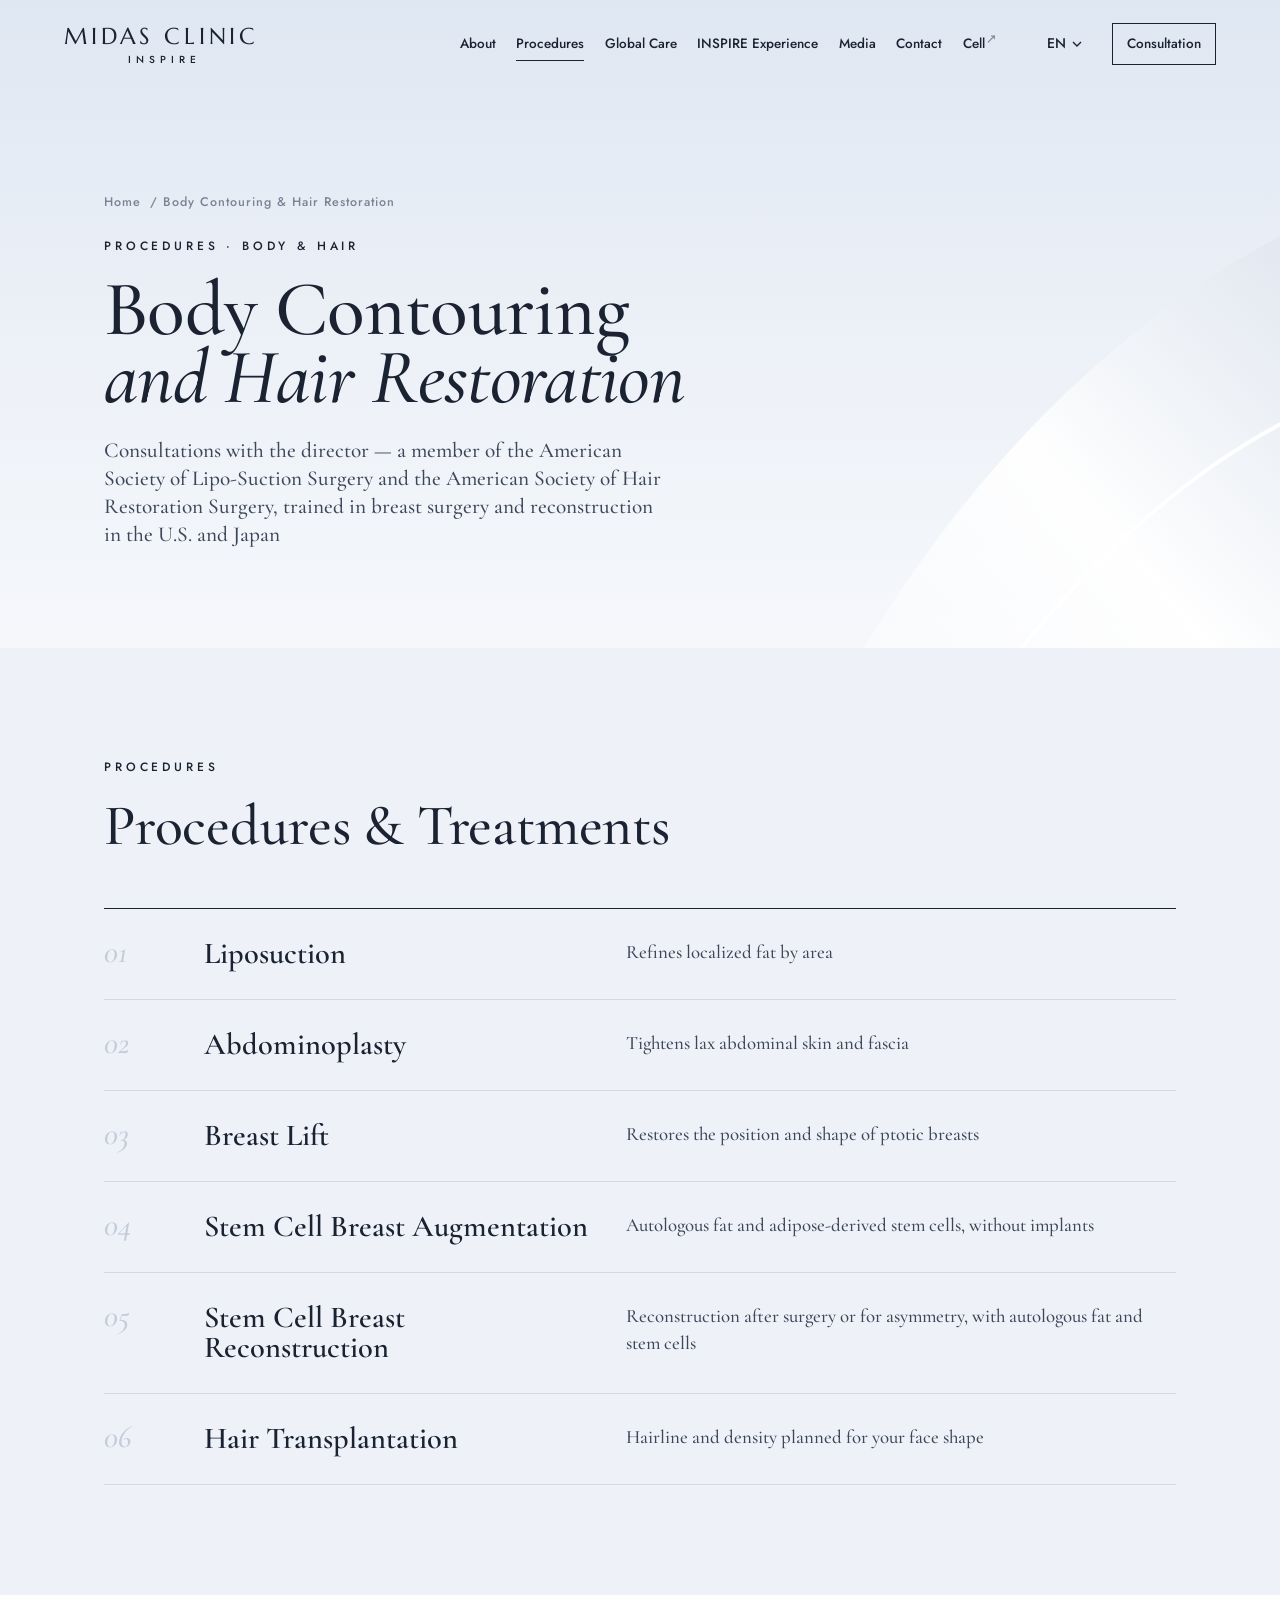
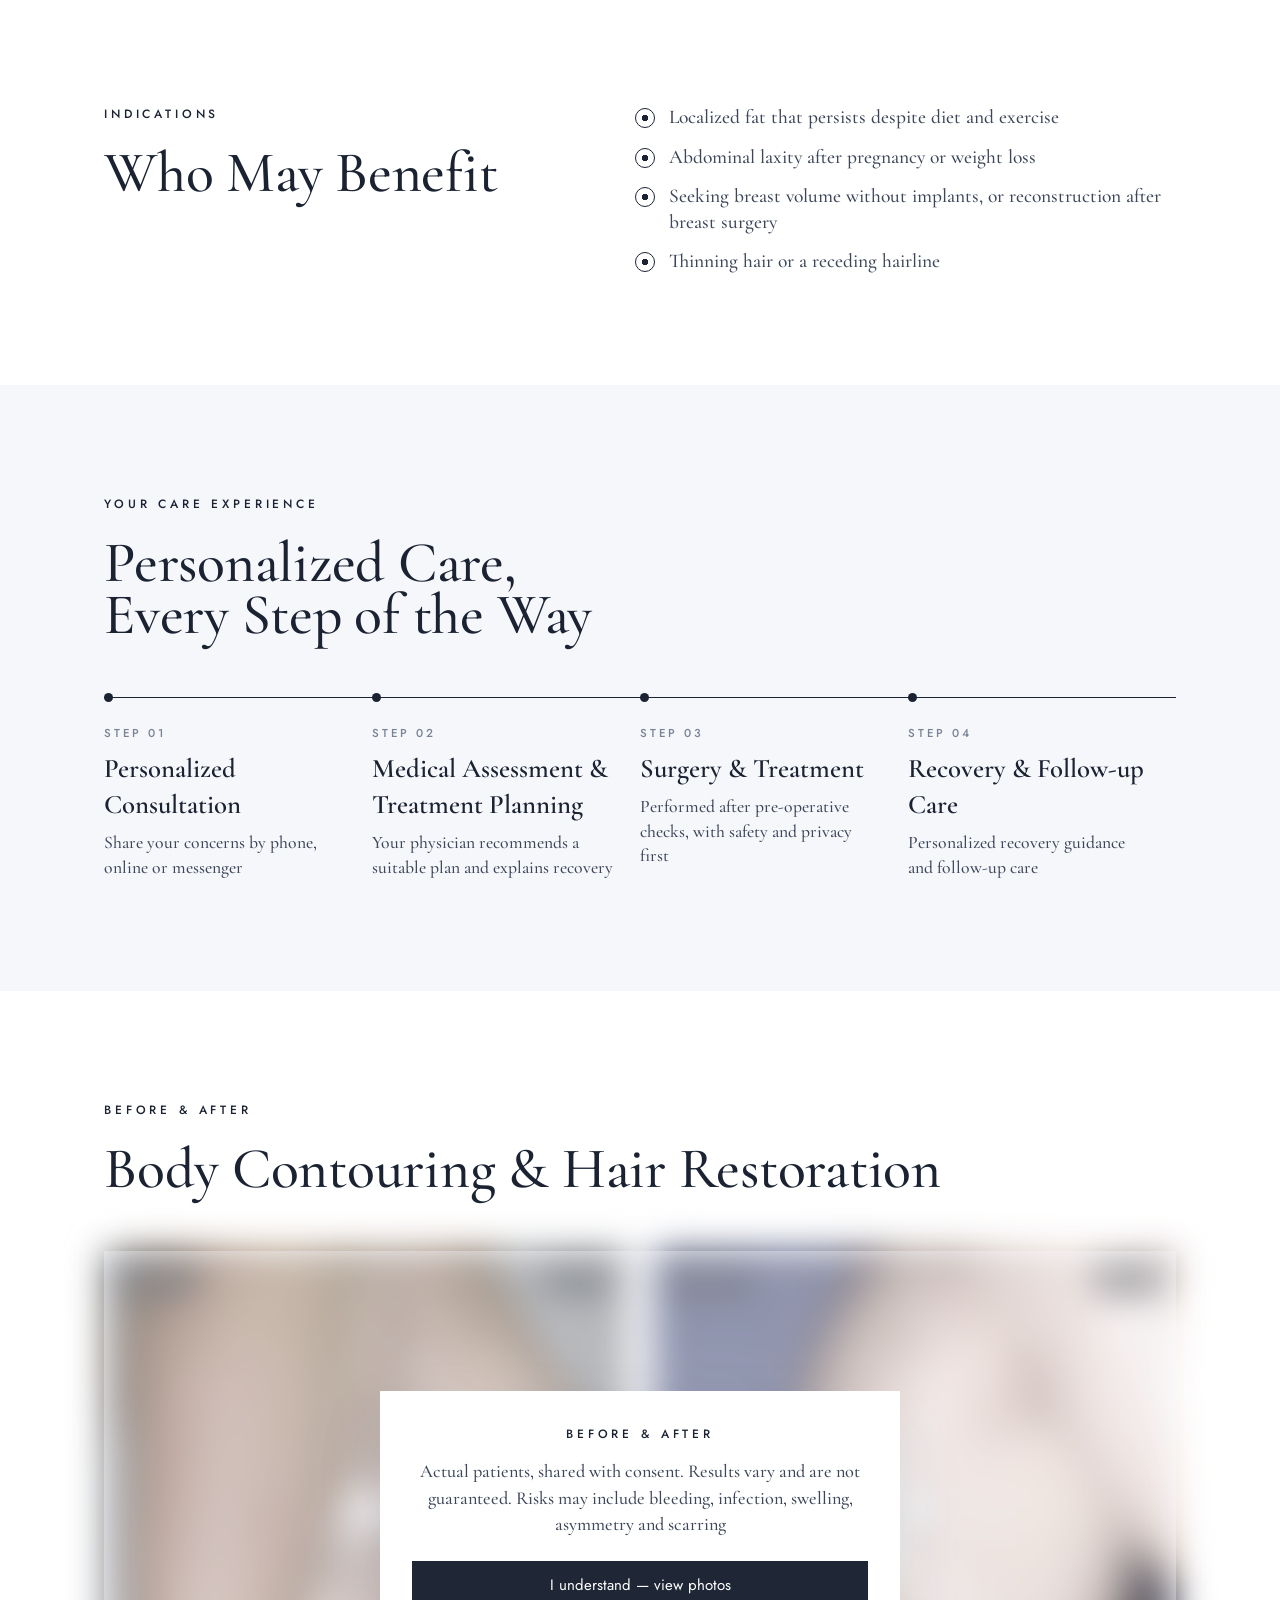
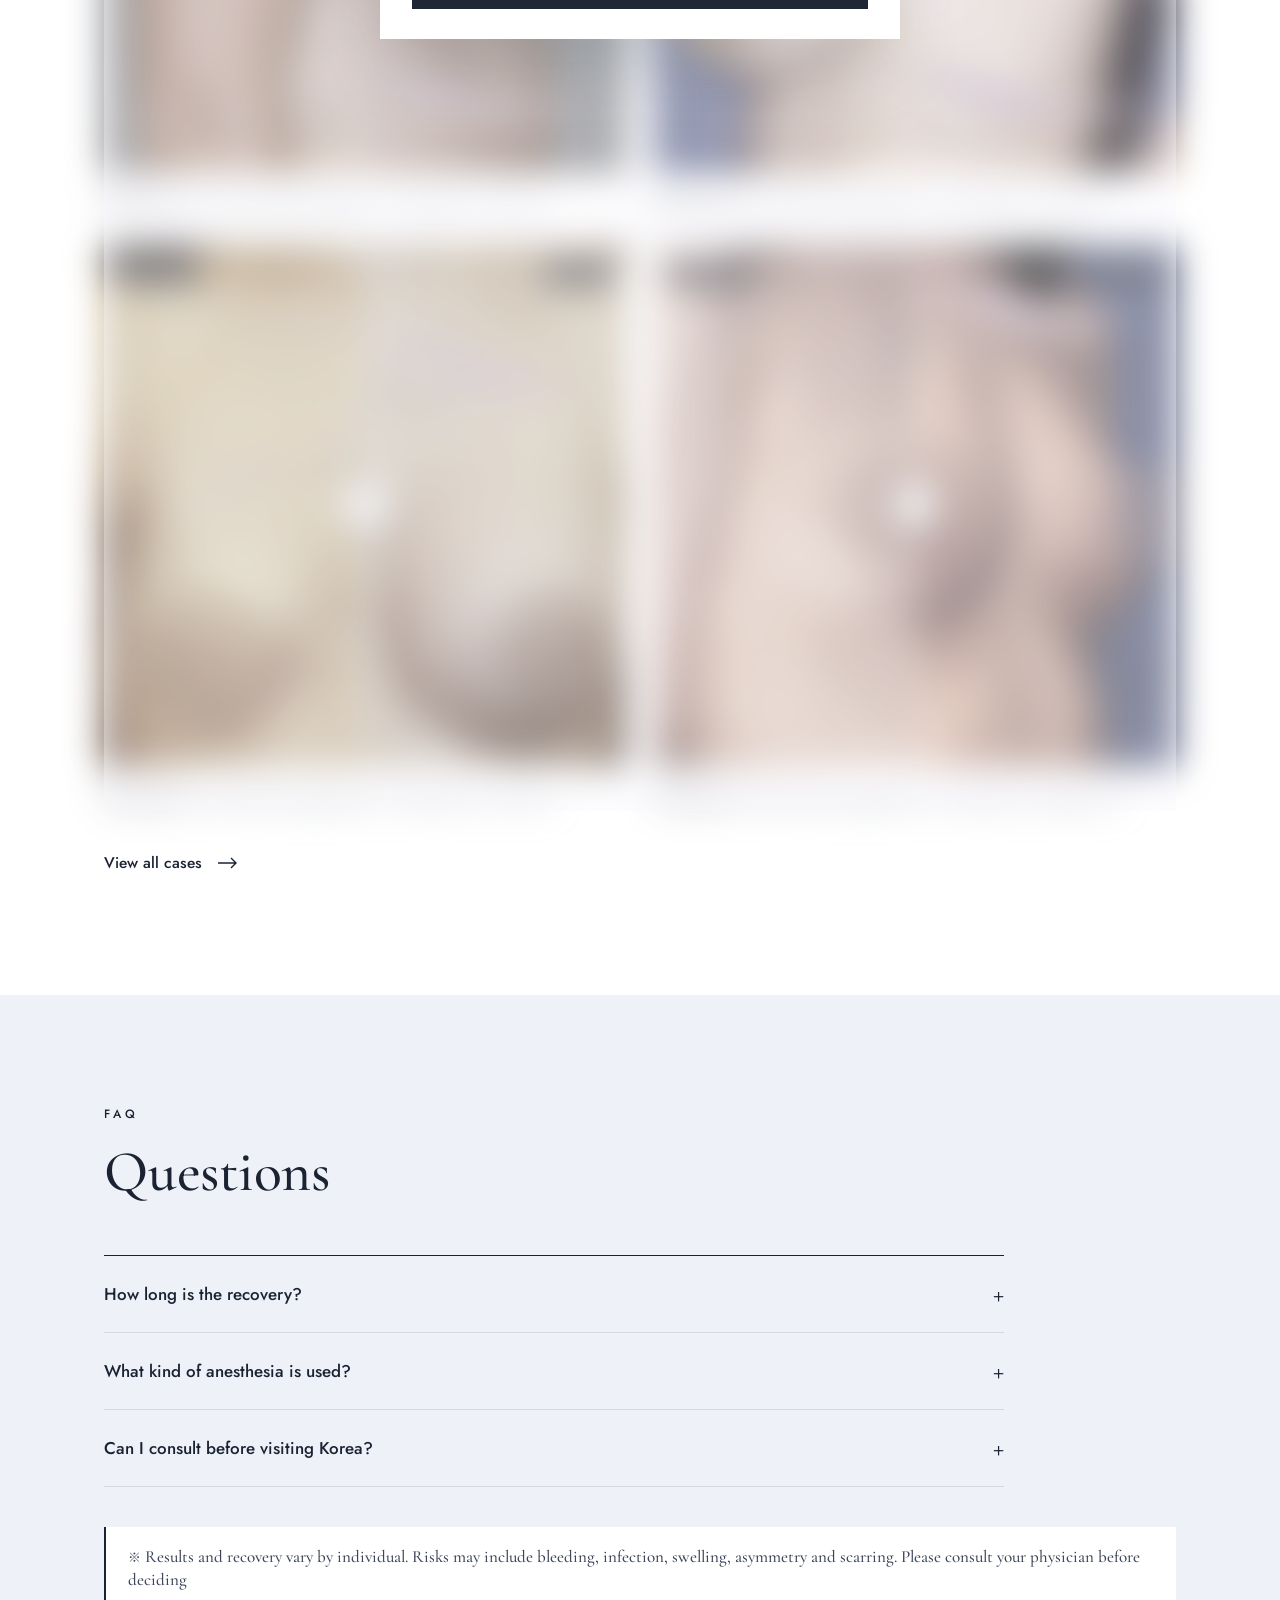
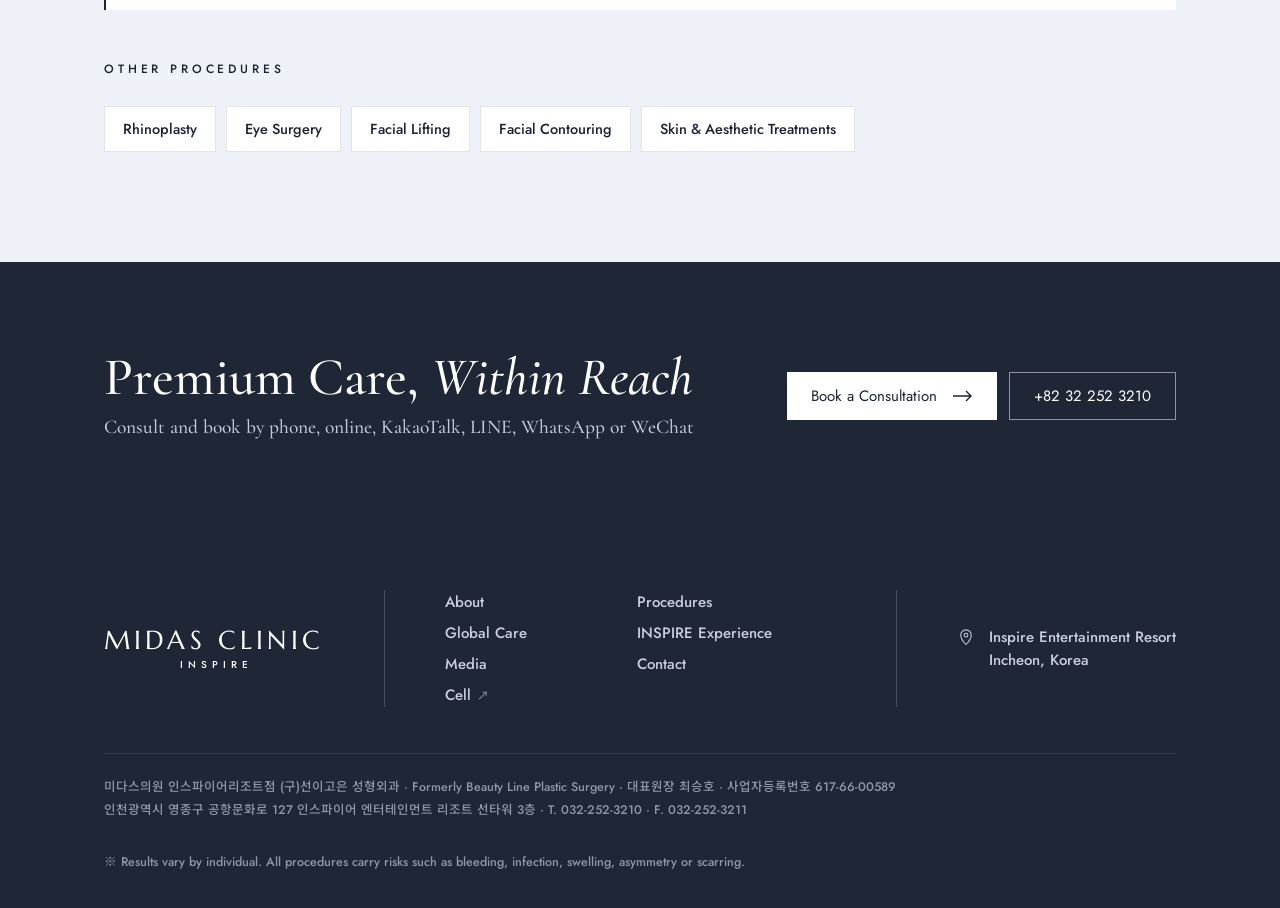
<file: body.html>
<!DOCTYPE html>
<html lang="en">
<head>
<meta charset="UTF-8">
<meta name="viewport" content="width=device-width, initial-scale=1, viewport-fit=cover">
<title>Body Contouring &amp; Hair Restoration | 미다스의원 인스파이어 · MIDAS CLINIC</title>
<meta name="description" content="Body Contouring &amp; Hair Restoration at Midas Clinic, Inspire Resort Incheon. Body contouring, breast surgery and hair restoration. 미다스의원 인스파이어리조트점 (구 선이고은 성형외과) 바디성형 및 모발이식.">
<link rel="canonical" href="https://midas-inspire.com/body.html">
<meta property="og:type" content="website">
<meta property="og:site_name" content="MIDAS CLINIC · INSPIRE 미다스의원">
<meta property="og:url" content="https://midas-inspire.com/body.html">
<meta property="og:title" content="Body Contouring &amp;amp; Hair Restoration | 미다스의원 인스파이어 · MIDAS CLINIC">
<meta property="og:image" content="https://midas-inspire.com/images/hero-inspire.jpg">
<meta name="theme-color" content="#eef2f8">
<link rel="preconnect" href="https://fonts.googleapis.com">
<link rel="preconnect" href="https://fonts.gstatic.com" crossorigin>
<link href="https://fonts.googleapis.com/css2?family=Cormorant+Garamond:ital,wght@0,500;0,600;1,500;1,600&family=Jost:wght@300;400;500&family=Marcellus&family=Noto+Sans+KR:wght@300;400;500&family=Noto+Sans+SC:wght@300;400;500&family=Noto+Serif+KR:wght@400;500&family=Noto+Serif+SC:wght@400;500&display=swap" rel="stylesheet">
<link rel="stylesheet" href="css/style.css">
</head>
<body data-title-ko="바디성형 및 모발이식 — 미다스의원 인스파이어" data-title-zh="形体塑形与毛发移植 — MIDAS CLINIC · INSPIRE">

<a class="skip" href="#main">Skip to content</a>
<svg width="0" height="0" class="sr" aria-hidden="true">
  <symbol id="i-arrow" viewBox="0 0 20 12" fill="none" stroke="currentColor" stroke-width="1.4"><path d="M0 6h18M13 1l5 5-5 5"/></symbol>
  <symbol id="i-chev" viewBox="0 0 10 10" fill="none" stroke="currentColor" stroke-width="1.4"><path d="M1 3l4 4 4-4"/></symbol>
</svg>

<header class="header" id="header">
  <div class="header-in">
    <a href="index.html" class="logo" aria-label="Midas Clinic Inspire"><b>MIDAS CLINIC</b><small>INSPIRE</small></a>
    <nav class="gnb" aria-label="Main">
      <a href="about.html" data-ko="미다스 소개" data-zh="关于MIDAS">About</a>
      <a class="active" href="procedures.html" data-ko="진료 안내" data-zh="诊疗项目">Procedures</a>
      <a href="global-care.html" data-ko="글로벌 환자 서비스" data-zh="国际患者服务">Global Care</a>
      <a href="experience.html" data-ko="인스파이어 경험" data-zh="INSPIRE体验">INSPIRE Experience</a>
      <a href="media.html" data-ko="미디어" data-zh="媒体资讯">Media</a>
      <a href="contact.html" data-ko="문의 및 오시는 길" data-zh="联系我们">Contact</a>
      <a class="ext" href="https://panacell-website.pages.dev/" target="_blank" rel="noopener" data-ko="세포" data-zh="细胞">Cell</a>
    </nav>
    <div class="header-r">
      <div class="lang" id="lang">
        <button class="lang-btn" id="langBtn" aria-haspopup="true" aria-expanded="false"><span id="langLabel">EN</span><svg><use href="#i-chev"/></svg></button>
        <div class="lang-menu" role="menu">
          <button data-lang="en" role="menuitem">English</button>
          <button data-lang="ko" role="menuitem">한국어</button>
          <button data-lang="zh" role="menuitem">中文</button>
        </div>
      </div>
      <a class="header-cta" href="contact.html" data-ko="진료 상담" data-zh="诊疗咨询">Consultation</a>
      <button class="burger" id="burger" aria-label="Menu"><span></span><span></span></button>
    </div>
  </div>
</header>

<nav class="drawer" id="drawer" aria-label="Mobile">
  <a href="about.html" data-ko="미다스 소개" data-zh="关于MIDAS">About</a>
  <a href="procedures.html" data-ko="진료 안내" data-zh="诊疗项目">Procedures</a>
  <a href="global-care.html" data-ko="글로벌 환자 서비스" data-zh="国际患者服务">Global Care</a>
  <a href="experience.html" data-ko="인스파이어 경험" data-zh="INSPIRE体验">INSPIRE Experience</a>
  <a href="media.html" data-ko="미디어" data-zh="媒体资讯">Media</a>
  <a href="contact.html" data-ko="문의 및 오시는 길" data-zh="联系我们">Contact</a>
  <a class="ext" href="https://panacell-website.pages.dev/" target="_blank" rel="noopener" data-ko="세포" data-zh="细胞">Cell</a>
  <div class="drawer-foot">
    <div class="drawer-lang"><button data-lang="en">EN</button><button data-lang="ko">KR</button><button data-lang="zh">中文</button></div>
    <a class="drawer-tel" href="tel:+82322523210">+82 32 252 3210</a>
    <a class="btn" href="contact.html#form"><span data-ko="상담 및 예약" data-zh="预约咨询">Book a Consultation</span><svg><use href="#i-arrow"/></svg></a>
  </div>
</nav>

<main id="main">
<section class="page-hero">
  <div class="wrap">
      <div class="crumbs"><a href="index.html" data-ko="홈" data-zh="首页">Home</a> / <span data-ko="바디성형 및 모발이식" data-zh="形体塑形与毛发移植">Body Contouring &amp; Hair Restoration</span></div>
      <div class="kicker" data-ko="진료 안내 · 바디·모발" data-zh="诊疗项目 · 形体与毛发">Procedures · Body &amp; Hair</div>
      <h1 data-ko="체형성형부터&lt;br&gt;가슴성형, 모발이식까지" data-zh="形体塑形、乳房整形&lt;br&gt;与毛发移植">Body Contouring<br><em>and Hair Restoration</em></h1>
      <p class="lead" data-ko="미국지방흡입학회·미국모발이식학회 정회원이며 미국·일본에서 유방성형·재건을 수련한 대표원장이 직접 상담합니다" data-zh="由美国吸脂学会及美国植发学会正式会员、曾在美日进修乳房整形与重建的院长亲自面诊">Consultations with the director — a member of the American Society of Lipo-Suction Surgery and the American Society of Hair Restoration Surgery, trained in breast surgery and reconstruction in the U.S. and Japan</p>
  </div>
  <svg class="silk" viewBox="0 0 400 400" fill="none" aria-hidden="true" preserveAspectRatio="none">
    <defs><linearGradient id="silkG" x1="0" y1="1" x2="1" y2="0"><stop offset="0" stop-color="#fff" stop-opacity="0"/><stop offset=".55" stop-color="#fff" stop-opacity=".95"/><stop offset="1" stop-color="#dbe2ec" stop-opacity=".7"/></linearGradient></defs>
    <path d="M30 400 C 120 250, 250 150, 400 100 L400 400 Z" fill="url(#silkG)"/>
    <path d="M110 400 C 200 290, 300 220, 400 190" stroke="#fff" stroke-width="2"/>
  </svg>
</section>

<section class="section alt">
  <div class="wrap">
    <div class="sec-head">
      <div class="reveal"><div class="kicker" data-ko="진료 항목" data-zh="诊疗项目">Procedures</div><h2 class="title" data-ko="수술 및 시술 항목" data-zh="手术与治疗项目">Procedures &amp; Treatments</h2></div>
      
    </div>
    <div class="detail-list"><div class="detail reveal"><div class="n">01</div><h3 data-ko="지방흡입" data-zh="吸脂塑形">Liposuction</h3><p data-ko="부위별 지방을 정돈합니다" data-zh="分区域处理局部脂肪">Refines localized fat by area</p></div><div class="detail reveal"><div class="n">02</div><h3 data-ko="복부성형술" data-zh="腹壁整形术">Abdominoplasty</h3><p data-ko="늘어진 복부 피부와 근막을 개선합니다" data-zh="收紧松弛的腹部皮肤与筋膜">Tightens lax abdominal skin and fascia</p></div><div class="detail reveal"><div class="n">03</div><h3 data-ko="유방거상술" data-zh="乳房提升术">Breast Lift</h3><p data-ko="처진 가슴의 위치와 형태를 교정합니다" data-zh="矫正下垂乳房的位置与形态">Restores the position and shape of ptotic breasts</p></div><div class="detail reveal"><div class="n">04</div><h3 data-ko="줄기세포 가슴성형" data-zh="干细胞隆乳">Stem Cell Breast Augmentation</h3><p data-ko="자가지방과 줄기세포를 함께 이식하는 보형물 없는 가슴성형" data-zh="自体脂肪与干细胞共同移植，无需假体">Autologous fat and adipose-derived stem cells, without implants</p></div><div class="detail reveal"><div class="n">05</div><h3 data-ko="줄기세포 유방재건" data-zh="干细胞乳房重建">Stem Cell Breast Reconstruction</h3><p data-ko="수술 후나 비대칭·변형된 가슴을 자가지방과 줄기세포로 재건합니다" data-zh="以自体脂肪与干细胞重建术后或不对称的乳房">Reconstruction after surgery or for asymmetry, with autologous fat and stem cells</p></div><div class="detail reveal"><div class="n">06</div><h3 data-ko="모발이식" data-zh="毛发移植">Hair Transplantation</h3><p data-ko="얼굴형에 맞춘 헤어라인과 밀도" data-zh="根据脸型规划发际线与密度">Hairline and density planned for your face shape</p></div></div>
  </div>
</section>

<section class="section white">
  <div class="wrap two-col">
    <div class="reveal"><div class="kicker" data-ko="진료 대상" data-zh="适用人群">Indications</div><h2 class="title" data-ko="이런 경우 상담을 권합니다" data-zh="建议咨询的情况">Who May Benefit</h2></div>
    <ul class="checks reveal"><li data-ko="식단과 운동으로 개선되지 않는 부분 지방" data-zh="饮食与运动难以改善的局部脂肪">Localized fat that persists despite diet and exercise</li><li data-ko="출산이나 체중 감량 후 늘어진 복부" data-zh="产后或减重后的腹部松弛">Abdominal laxity after pregnancy or weight loss</li><li data-ko="보형물 없는 가슴 볼륨을 원하거나 유방 수술 후 재건이 필요한 경우" data-zh="希望不使用假体增加乳房容积，或需要乳房术后重建">Seeking breast volume without implants, or reconstruction after breast surgery</li><li data-ko="모발이 가늘어지거나 헤어라인이 후퇴한 경우" data-zh="头发稀疏或发际线后移">Thinning hair or a receding hairline</li></ul>
  </div>
</section>

<section class="section">
  <div class="wrap">
    <div class="sec-head">
      <div class="reveal"><div class="kicker" data-ko="진료 과정" data-zh="诊疗流程">Your Care Experience</div><h2 class="title" data-ko="상담부터 사후관리까지,&lt;br&gt;체계적인 맞춤 의료 서비스" data-zh="从咨询到术后管理，&lt;br&gt;全程个性化医疗服务">Personalized Care,<br>Every Step of the Way</h2></div>
      
    </div>
    <div class="timeline four"><div class="tl reveal"><div class="k">Step 01</div><h4 data-ko="개인별 맞춤 상담" data-zh="个性化咨询">Personalized Consultation</h4><p data-ko="전화·온라인·메신저로 고민을 상담합니다" data-zh="通过电话、在线或通讯工具沟通需求">Share your concerns by phone, online or messenger</p></div><div class="tl reveal"><div class="k">Step 02</div><h4 data-ko="의료진 진료 및 맞춤 진료 계획" data-zh="医生面诊与方案制定">Medical Assessment &amp; Treatment Planning</h4><p data-ko="의료진이 적합한 방법과 회복 과정을 안내합니다" data-zh="医生说明适合的方案与恢复过程">Your physician recommends a suitable plan and explains recovery</p></div><div class="tl reveal"><div class="k">Step 03</div><h4 data-ko="수술 및 시술" data-zh="手术与治疗">Surgery &amp; Treatment</h4><p data-ko="사전 검사 후 안전과 프라이버시를 고려해 진행합니다" data-zh="完成术前检查后，在安全私密的环境中进行">Performed after pre-operative checks, with safety and privacy first</p></div><div class="tl reveal"><div class="k">Step 04</div><h4 data-ko="회복 및 사후관리" data-zh="恢复与术后管理">Recovery &amp; Follow-up Care</h4><p data-ko="회복 경과에 맞춘 안내와 사후관리를 제공합니다" data-zh="根据恢复情况提供指导与术后管理">Personalized recovery guidance and follow-up care</p></div></div>
  </div>
</section>

<section class="section white">
  <div class="wrap">
    <div class="sec-head">
      <div class="reveal"><div class="kicker" data-ko="전후 사진" data-zh="术前术后">Before &amp; After</div><h2 class="title" data-ko="바디성형 및 모발이식" data-zh="形体塑形与毛发移植">Body Contouring &amp; Hair Restoration</h2></div>
      
    </div>
    <div class="ba-wrap" data-ba-gate>
    <div class="ba-grid"><figure class="ba reveal" data-cat="breast">
  <div class="ba-frame" style="--pos:50%;aspect-ratio:640/640">
    <img class="ba-after" src="images/results/breast01-after.jpg" alt="Case 35 after" loading="lazy" width="640" height="640">
    <img class="ba-before" src="images/results/breast01-before.jpg" alt="Case 35 before" loading="lazy" width="640" height="640">
    <span class="ba-tag l">Before</span><span class="ba-tag r">After</span>
    <span class="ba-handle" aria-hidden="true"></span>
    <input class="ba-range" type="range" min="0" max="100" value="50" aria-label="Compare before and after">
  </div>
  <figcaption><b>Case 35</b><span data-ko="줄기세포 가슴확대·재건 · 측면" data-zh="干细胞丰胸·乳房重建 · 侧面">Stem-cell breast augmentation · reconstruction · side view</span></figcaption>
</figure><figure class="ba reveal" data-cat="breast">
  <div class="ba-frame" style="--pos:50%;aspect-ratio:640/640">
    <img class="ba-after" src="images/results/breast02-after.jpg" alt="Case 36 after" loading="lazy" width="640" height="640">
    <img class="ba-before" src="images/results/breast02-before.jpg" alt="Case 36 before" loading="lazy" width="640" height="640">
    <span class="ba-tag l">Before</span><span class="ba-tag r">After</span>
    <span class="ba-handle" aria-hidden="true"></span>
    <input class="ba-range" type="range" min="0" max="100" value="50" aria-label="Compare before and after">
  </div>
  <figcaption><b>Case 36</b><span data-ko="줄기세포 가슴확대·재건 · 측면" data-zh="干细胞丰胸·乳房重建 · 侧面">Stem-cell breast augmentation · reconstruction · side view</span></figcaption>
</figure><figure class="ba reveal" data-cat="breast">
  <div class="ba-frame" style="--pos:50%;aspect-ratio:600/600">
    <img class="ba-after" src="images/results/breast04-after.jpg" alt="Case 38 after" loading="lazy" width="600" height="600">
    <img class="ba-before" src="images/results/breast04-before.jpg" alt="Case 38 before" loading="lazy" width="600" height="600">
    <span class="ba-tag l">Before</span><span class="ba-tag r">After</span>
    <span class="ba-handle" aria-hidden="true"></span>
    <input class="ba-range" type="range" min="0" max="100" value="50" aria-label="Compare before and after">
  </div>
  <figcaption><b>Case 38</b><span data-ko="줄기세포 가슴확대·재건 · 정면" data-zh="干细胞丰胸·乳房重建 · 正面">Stem-cell breast augmentation · reconstruction · front view</span></figcaption>
</figure><figure class="ba reveal" data-cat="breast">
  <div class="ba-frame" style="--pos:50%;aspect-ratio:600/600">
    <img class="ba-after" src="images/results/breast05-after.jpg" alt="Case 39 after" loading="lazy" width="600" height="600">
    <img class="ba-before" src="images/results/breast05-before.jpg" alt="Case 39 before" loading="lazy" width="600" height="600">
    <span class="ba-tag l">Before</span><span class="ba-tag r">After</span>
    <span class="ba-handle" aria-hidden="true"></span>
    <input class="ba-range" type="range" min="0" max="100" value="50" aria-label="Compare before and after">
  </div>
  <figcaption><b>Case 39</b><span data-ko="줄기세포 가슴확대·재건 · 사선 측면" data-zh="干细胞丰胸·乳房重建 · 斜侧面">Stem-cell breast augmentation · reconstruction · oblique view</span></figcaption>
</figure></div>
    <div class="ba-gate">
      <div class="ba-gate-box">
        <div class="kicker" data-ko="전후 사진" data-zh="术前术后">Before &amp; After</div>
        <p data-ko="동의를 받은 실제 환자 사례입니다. 결과는 개인마다 다르며 같은 결과를 보장하지 않습니다. 출혈·감염·부기·비대칭·흉터 등의 부작용이 생길 수 있습니다" data-zh="经本人同意的真实案例。效果因人而异，不保证相同效果。可能出现出血、感染、肿胀、不对称及瘢痕等风险">Actual patients, shared with consent. Results vary and are not guaranteed. Risks may include bleeding, infection, swelling, asymmetry and scarring</p>
        <button type="button" class="btn ba-open"><span data-ko="확인했습니다 · 사진 보기" data-zh="我已了解 · 查看照片">I understand — view photos</span></button>
      </div>
    </div>
  </div>
    <a class="arrow-link reveal" href="results.html#breast"><span data-ko="전후 사례 모두 보기" data-zh="查看全部案例">View all cases</span><svg><use href="#i-arrow"/></svg></a>
  </div>
</section>
<section class="section alt">
  <div class="wrap">
    <div class="sec-head">
      <div class="reveal"><div class="kicker" data-ko="자주 묻는 질문" data-zh="常见问题">FAQ</div><h2 class="title" data-ko="자주 묻는 질문" data-zh="常见问题">Questions</h2></div>
      
    </div>
    <div class="faq reveal"><details><summary><span data-ko="회복 기간은 얼마나 걸리나요?" data-zh="恢复期需要多久？">How long is the recovery?</span></summary><p data-ko="수술 종류와 개인 상태에 따라 다르며, 상담 때 안내해 드립니다" data-zh="因项目与个人情况而异，面诊时会详细说明">It depends on the procedure and your condition. We explain it during consultation</p></details><details><summary><span data-ko="마취는 어떻게 하나요?" data-zh="采用何种麻醉？">What kind of anesthesia is used?</span></summary><p data-ko="수술 범위와 건강 상태를 확인해 정하며, 미리 설명드립니다" data-zh="根据手术范围与健康状况确定，并提前说明">Decided after reviewing the procedure and your health, and explained in advance</p></details><details><summary><span data-ko="방문 전에 미리 상담할 수 있나요?" data-zh="来韩国之前可以先咨询吗？">Can I consult before visiting Korea?</span></summary><p data-ko="네. 메신저로 사진과 질문을 보내주시면 사전 상담이 가능하며, 최종 계획은 내원 후 확정합니다" data-zh="可以。通过通讯工具发送照片和问题即可预先咨询，最终方案面诊后确定">Yes. Send photos and questions by messenger; the final plan is confirmed after an in-person exam</p></details></div>
    <div class="notice reveal" data-ko="※ 결과와 회복 기간은 개인마다 다르며, 출혈·감염·부기·비대칭·흉터 등의 부작용이 생길 수 있습니다. 의료진과 충분히 상담한 뒤 결정하세요" data-zh="※ 效果与恢复期因人而异，可能出现出血、感染、肿胀、不对称及瘢痕等风险，请与医生充分沟通后再做决定">※ Results and recovery vary by individual. Risks may include bleeding, infection, swelling, asymmetry and scarring. Please consult your physician before deciding</div>
    <div class="reveal" style="margin-top:50px"><div class="kicker" data-ko="다른 진료 분야" data-zh="其他诊疗项目">Other Procedures</div><div class="other-procs"><a href="rhinoplasty.html" data-ko="코성형" data-zh="鼻部整形">Rhinoplasty</a><a href="eye.html" data-ko="눈성형" data-zh="眼部整形">Eye Surgery</a><a href="lifting.html" data-ko="리프팅" data-zh="面部提升">Facial Lifting</a><a href="contouring.html" data-ko="안면 윤곽" data-zh="面部轮廓塑形">Facial Contouring</a><a href="skin.html" data-ko="피부·미용 시술" data-zh="皮肤美容与微整形">Skin &amp; Aesthetic Treatments</a></div></div>
  </div>
</section>

<section class="cta-band">
  <div class="wrap">
    <div><h2 data-ko="어디서든 연결되는 &lt;em&gt;프리미엄 의료 서비스&lt;/em&gt;" data-zh="品质医疗，&lt;em&gt;触手可及&lt;/em&gt;">Premium Care, <em>Within Reach</em></h2><p data-ko="전화·온라인·카카오톡·LINE·WhatsApp·WeChat으로 상담 및 예약이 가능합니다" data-zh="可通过电话、在线、KakaoTalk、LINE、WhatsApp或微信咨询预约">Consult and book by phone, online, KakaoTalk, LINE, WhatsApp or WeChat</p></div>
    <div class="btns">
      <a class="btn" href="contact.html?interest=4#form"><span data-ko="상담 및 예약" data-zh="预约咨询">Book a Consultation</span><svg><use href="#i-arrow"/></svg></a>
      <a class="btn ghost" href="tel:+82322523210">+82 32 252 3210</a>
    </div>
  </div>
</section>
</main>

<footer class="footer">
  <div class="wrap">
    <div class="footer-grid">
      <a href="index.html" class="logo"><b>MIDAS CLINIC</b><small>INSPIRE</small></a>
      <nav class="footer-links" aria-label="Footer">
        <a href="about.html" data-ko="미다스 소개" data-zh="关于MIDAS">About</a>
        <a href="procedures.html" data-ko="진료 안내" data-zh="诊疗项目">Procedures</a>
        <a href="global-care.html" data-ko="글로벌 환자 서비스" data-zh="国际患者服务">Global Care</a>
        <a href="experience.html" data-ko="인스파이어 경험" data-zh="INSPIRE体验">INSPIRE Experience</a>
        <a href="media.html" data-ko="미디어" data-zh="媒体资讯">Media</a>
        <a href="contact.html" data-ko="문의 및 오시는 길" data-zh="联系我们">Contact</a>
        <a class="ext" href="https://panacell-website.pages.dev/" target="_blank" rel="noopener" data-ko="세포" data-zh="细胞">Cell</a>
      </nav>
      <div class="footer-addr">
        <svg viewBox="0 0 24 24" fill="none" stroke="currentColor" stroke-width="1.4"><path d="M12 22s7-7.2 7-12.5A7 7 0 0 0 5 9.5C5 14.8 12 22 12 22z"/><circle cx="12" cy="9.5" r="2.5"/></svg>
        <span data-ko="인스파이어 엔터테인먼트 리조트&lt;br&gt;인천, 대한민국" data-zh="Inspire Entertainment Resort&lt;br&gt;韩国 仁川">Inspire Entertainment Resort<br>Incheon, Korea</span>
      </div>
    </div>
    <div class="footer-bottom">
      <span>미다스의원 인스파이어리조트점 (구)선이고은 성형외과 · Formerly Beauty Line Plastic Surgery · 대표원장 최승호 · 사업자등록번호 617-66-00589<br>인천광역시 영종구 공항문화로 127 인스파이어 엔터테인먼트 리조트 선타워 3층 · T. 032-252-3210 · F. 032-252-3211</span>
      <span data-ko="※ 모든 수술 및 시술은 개인에 따라 결과가 다를 수 있으며 출혈·감염·부종·비대칭·흉터 등의 부작용이 발생할 수 있습니다." data-zh="※ 手术效果因人而异，所有手术均可能出现出血、感染、肿胀、不对称或疤痕等副作用。">※ Results vary by individual. All procedures carry risks such as bleeding, infection, swelling, asymmetry or scarring.</span>
    </div>
  </div>
</footer>

<nav class="mobile-bar" aria-label="Quick actions">
  <a href="tel:+82322523210"><svg viewBox="0 0 24 24" fill="none" stroke="currentColor" stroke-width="1.5"><path d="M5 4h4l2 5-2.5 1.5a11 11 0 0 0 5 5L15 13l5 2v4a2 2 0 0 1-2 2A16 16 0 0 1 3 6a2 2 0 0 1 2-2z"/></svg><span data-ko="전화" data-zh="致电">Call</span></a>
  <a href="contact.html#messengers"><svg viewBox="0 0 24 24" fill="none" stroke="currentColor" stroke-width="1.5"><path d="M4 5h16v11H9l-5 4z"/></svg><span data-ko="메신저" data-zh="在线咨询">Messenger</span></a>
  <a class="primary" href="contact.html#form"><svg viewBox="0 0 24 24" fill="none" stroke="currentColor" stroke-width="1.5"><rect x="4" y="5" width="16" height="15" rx="1"/><path d="M4 10h16M9 3v4M15 3v4"/></svg><span data-ko="진료 상담" data-zh="诊疗咨询">Consultation</span></a>
</nav>
<a class="to-top" href="#top" aria-label="Back to top"><svg viewBox="0 0 24 24" fill="none" stroke="currentColor" stroke-width="1.5"><path d="M12 19V5M6 11l6-6 6 6"/></svg></a>

<script src="js/main.js"></script>
</body>
</html>
</file>
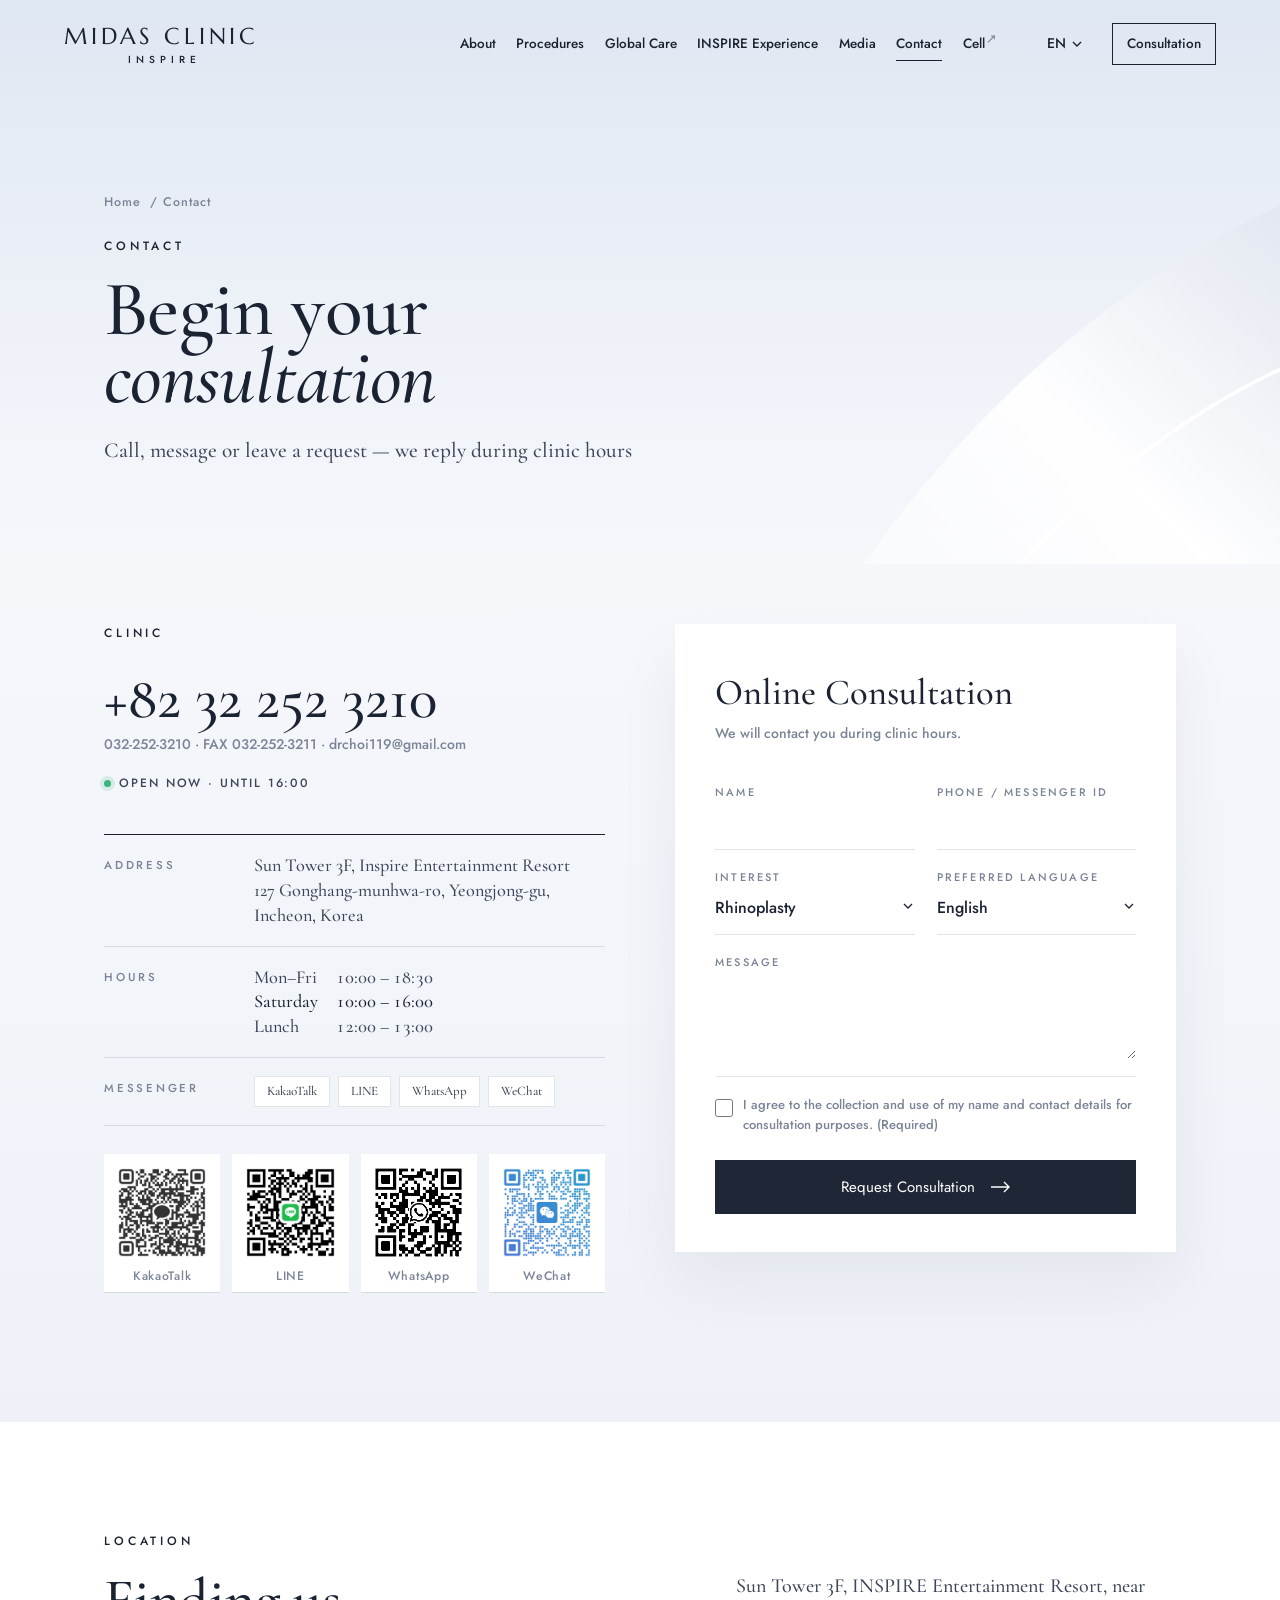
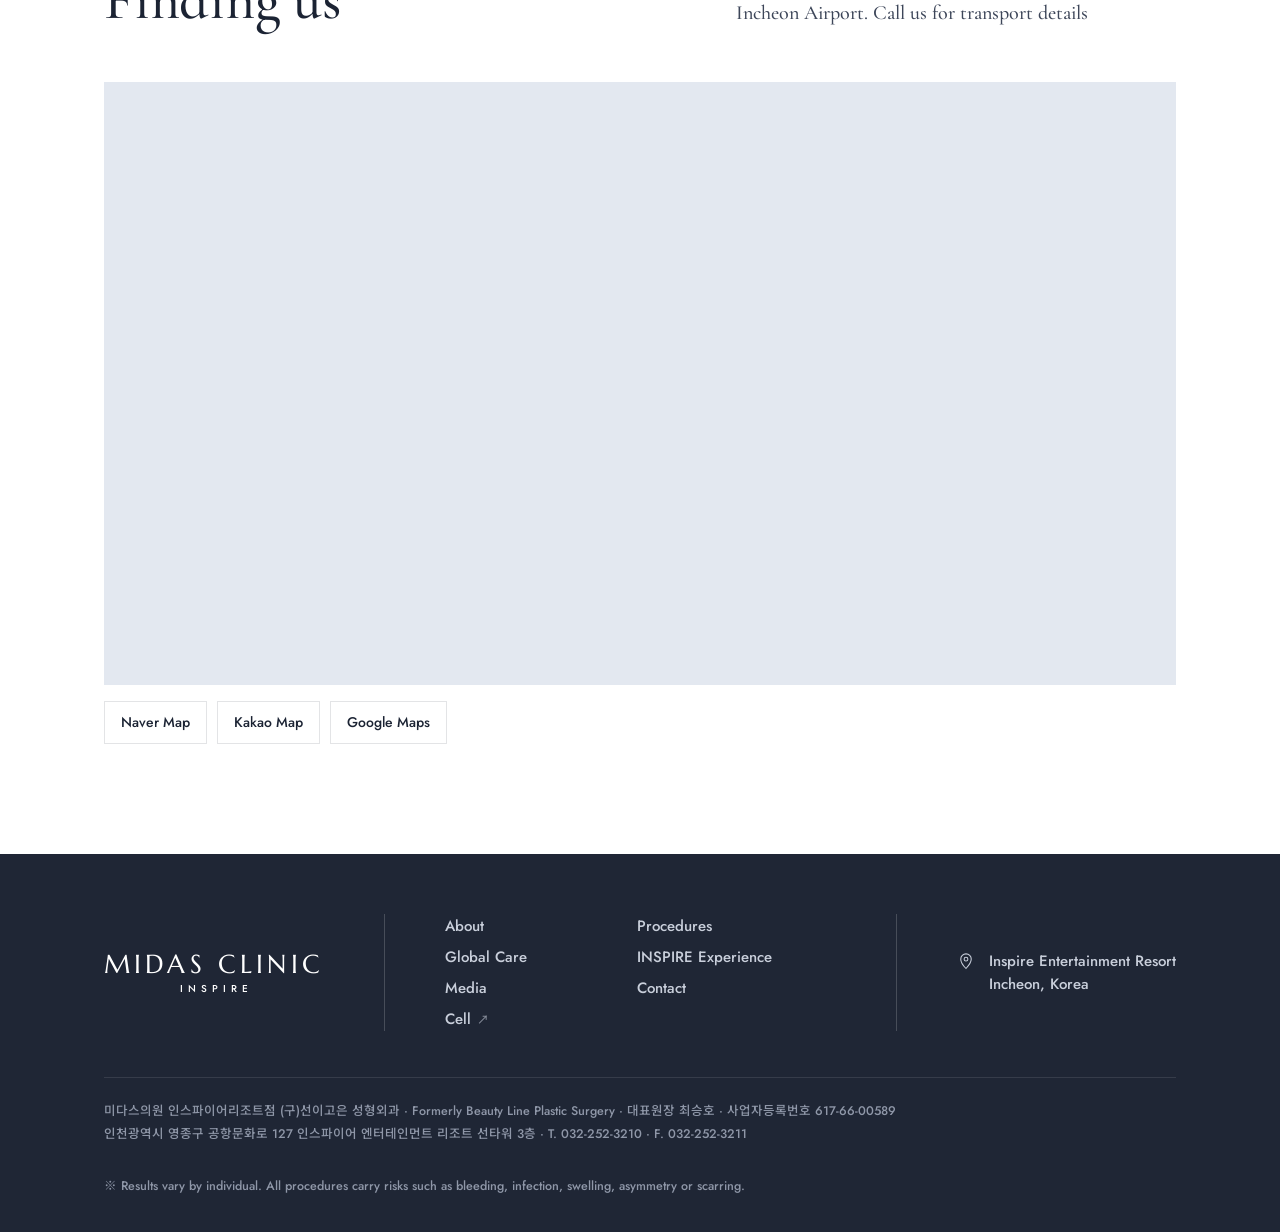
<file: contact.html>
<!DOCTYPE html>
<html lang="en">
<head>
<meta charset="UTF-8">
<meta name="viewport" content="width=device-width, initial-scale=1, viewport-fit=cover">
<title>Contact | 미다스의원 인스파이어 · MIDAS CLINIC</title>
<meta name="description" content="Contact Midas Clinic Inspire: +82 32 252 3210. Sun Tower 3F, Inspire Entertainment Resort, Incheon. 미다스의원 인스파이어리조트점 (구 선이고은 성형외과) 문의 및 오시는 길.">
<link rel="canonical" href="https://midas-inspire.com/contact.html">
<meta property="og:type" content="website">
<meta property="og:site_name" content="MIDAS CLINIC · INSPIRE 미다스의원">
<meta property="og:url" content="https://midas-inspire.com/contact.html">
<meta property="og:title" content="Contact | 미다스의원 인스파이어 · MIDAS CLINIC">
<meta property="og:image" content="https://midas-inspire.com/images/hero-inspire.jpg">
<meta name="theme-color" content="#eef2f8">
<link rel="preconnect" href="https://fonts.googleapis.com">
<link rel="preconnect" href="https://fonts.gstatic.com" crossorigin>
<link href="https://fonts.googleapis.com/css2?family=Cormorant+Garamond:ital,wght@0,500;0,600;1,500;1,600&family=Jost:wght@300;400;500&family=Marcellus&family=Noto+Sans+KR:wght@300;400;500&family=Noto+Sans+SC:wght@300;400;500&family=Noto+Serif+KR:wght@400;500&family=Noto+Serif+SC:wght@400;500&display=swap" rel="stylesheet">
<link rel="stylesheet" href="css/style.css">
</head>
<body data-title-ko="문의 및 오시는 길 — 미다스의원 인스파이어" data-title-zh="联系我们 — MIDAS CLINIC · INSPIRE">

<a class="skip" href="#main">Skip to content</a>
<svg width="0" height="0" class="sr" aria-hidden="true">
  <symbol id="i-arrow" viewBox="0 0 20 12" fill="none" stroke="currentColor" stroke-width="1.4"><path d="M0 6h18M13 1l5 5-5 5"/></symbol>
  <symbol id="i-chev" viewBox="0 0 10 10" fill="none" stroke="currentColor" stroke-width="1.4"><path d="M1 3l4 4 4-4"/></symbol>
</svg>

<header class="header" id="header">
  <div class="header-in">
    <a href="index.html" class="logo" aria-label="Midas Clinic Inspire"><b>MIDAS CLINIC</b><small>INSPIRE</small></a>
    <nav class="gnb" aria-label="Main">
      <a href="about.html" data-ko="미다스 소개" data-zh="关于MIDAS">About</a>
      <a href="procedures.html" data-ko="진료 안내" data-zh="诊疗项目">Procedures</a>
      <a href="global-care.html" data-ko="글로벌 환자 서비스" data-zh="国际患者服务">Global Care</a>
      <a href="experience.html" data-ko="인스파이어 경험" data-zh="INSPIRE体验">INSPIRE Experience</a>
      <a href="media.html" data-ko="미디어" data-zh="媒体资讯">Media</a>
      <a class="active" href="contact.html" data-ko="문의 및 오시는 길" data-zh="联系我们">Contact</a>
      <a class="ext" href="https://panacell-website.pages.dev/" target="_blank" rel="noopener" data-ko="세포" data-zh="细胞">Cell</a>
    </nav>
    <div class="header-r">
      <div class="lang" id="lang">
        <button class="lang-btn" id="langBtn" aria-haspopup="true" aria-expanded="false"><span id="langLabel">EN</span><svg><use href="#i-chev"/></svg></button>
        <div class="lang-menu" role="menu">
          <button data-lang="en" role="menuitem">English</button>
          <button data-lang="ko" role="menuitem">한국어</button>
          <button data-lang="zh" role="menuitem">中文</button>
        </div>
      </div>
      <a class="header-cta" href="contact.html" data-ko="진료 상담" data-zh="诊疗咨询">Consultation</a>
      <button class="burger" id="burger" aria-label="Menu"><span></span><span></span></button>
    </div>
  </div>
</header>

<nav class="drawer" id="drawer" aria-label="Mobile">
  <a href="about.html" data-ko="미다스 소개" data-zh="关于MIDAS">About</a>
  <a href="procedures.html" data-ko="진료 안내" data-zh="诊疗项目">Procedures</a>
  <a href="global-care.html" data-ko="글로벌 환자 서비스" data-zh="国际患者服务">Global Care</a>
  <a href="experience.html" data-ko="인스파이어 경험" data-zh="INSPIRE体验">INSPIRE Experience</a>
  <a href="media.html" data-ko="미디어" data-zh="媒体资讯">Media</a>
  <a href="contact.html" data-ko="문의 및 오시는 길" data-zh="联系我们">Contact</a>
  <a class="ext" href="https://panacell-website.pages.dev/" target="_blank" rel="noopener" data-ko="세포" data-zh="细胞">Cell</a>
  <div class="drawer-foot">
    <div class="drawer-lang"><button data-lang="en">EN</button><button data-lang="ko">KR</button><button data-lang="zh">中文</button></div>
    <a class="drawer-tel" href="tel:+82322523210">+82 32 252 3210</a>
    <a class="btn" href="contact.html#form"><span data-ko="상담 및 예약" data-zh="预约咨询">Book a Consultation</span><svg><use href="#i-arrow"/></svg></a>
  </div>
</nav>

<main id="main">
<section class="page-hero">
  <div class="wrap">
      <div class="crumbs"><a href="index.html" data-ko="홈" data-zh="首页">Home</a> / <span data-ko="오시는 길" data-zh="联系我们">Contact</span></div>
      <div class="kicker" data-ko="상담 · 오시는 길" data-zh="联系我们">Contact</div>
      <h1 data-ko="상담을&lt;br&gt;시작하세요" data-zh="开始您的&lt;br&gt;咨询">Begin your<br><em>consultation</em></h1>
      <p class="lead" data-ko="전화·메신저·온라인으로 문의하시면 진료시간 내 연락드립니다" data-zh="电话、通讯工具或在线咨询，诊疗时间内回复">Call, message or leave a request — we reply during clinic hours</p>
  </div>
  <svg class="silk" viewBox="0 0 400 400" fill="none" aria-hidden="true" preserveAspectRatio="none">
    <defs><linearGradient id="silkG" x1="0" y1="1" x2="1" y2="0"><stop offset="0" stop-color="#fff" stop-opacity="0"/><stop offset=".55" stop-color="#fff" stop-opacity=".95"/><stop offset="1" stop-color="#dbe2ec" stop-opacity=".7"/></linearGradient></defs>
    <path d="M30 400 C 120 250, 250 150, 400 100 L400 400 Z" fill="url(#silkG)"/>
    <path d="M110 400 C 200 290, 300 220, 400 190" stroke="#fff" stroke-width="2"/>
  </svg>
</section>

<section class="contact" style="padding-top:60px">
  <div class="wrap contact-grid">
    <div class="reveal">
      <div class="kicker" data-ko="병원 정보" data-zh="医院信息">Clinic</div>
      <a class="tel" href="tel:+82322523210">+82 32 252 3210</a>
      <div class="tel-sub">032-252-3210 · FAX 032-252-3211 · drchoi119@gmail.com</div>
      <div class="status" id="status"><i></i><span id="statusText"></span></div>
      <dl class="info">
        <div class="info-row"><dt data-i18n="contact.address">Address</dt><dd data-i18n="contact.addressText">Sun Tower 3F, Inspire Entertainment Resort<br>127 Gonghang-munhwa-ro, Yeongjong-gu, Incheon, Korea</dd></div>
        <div class="info-row"><dt data-i18n="contact.hours">Hours</dt><dd class="hours" id="hours"></dd></div>
        <div class="info-row"><dt data-i18n="contact.messenger">Messenger</dt><dd class="chips"><span>KakaoTalk</span><span>LINE</span><span>WhatsApp</span><span>WeChat</span></dd></div>
      </dl>
      <div class="qr-row" id="messengers">
        <figure class="qr"><img src="images/qr-kakao.png" alt="KakaoTalk QR" loading="lazy" onerror="this.parentNode.remove()"><figcaption>KakaoTalk</figcaption></figure>
        <figure class="qr"><img src="images/qr-line.png" alt="LINE QR" loading="lazy" onerror="this.parentNode.remove()"><figcaption>LINE</figcaption></figure>
        <figure class="qr"><img src="images/qr-whatsapp.png" alt="WhatsApp QR" loading="lazy" onerror="this.parentNode.remove()"><figcaption>WhatsApp</figcaption></figure>
        <figure class="qr"><img src="images/qr-wechat.png" alt="WeChat QR" loading="lazy" onerror="this.parentNode.remove()"><figcaption>WeChat</figcaption></figure>
      </div>
      <p class="qr-hint" data-ko="휴대폰에서는 QR 코드를 눌러 크게 보거나 저장하세요" data-zh="手机浏览时，点击二维码可放大或保存">On a phone, tap a QR code to enlarge or save it</p>
    </div>
    <form class="form reveal" id="form" novalidate>
      <h3 data-i18n="form.title">Online Consultation</h3>
      <p data-i18n="form.sub">We will contact you during clinic hours.</p>
      <div class="two">
        <div class="field"><label for="fName" data-i18n="form.name">Name</label><input id="fName" autocomplete="name" enterkeyhint="next"></div>
        <div class="field"><label for="fTel" data-i18n="form.phone">Phone / Messenger ID</label><input id="fTel" type="text" autocomplete="tel" enterkeyhint="next"></div>
      </div>
      <div class="two">
        <div class="field"><label for="fCat" data-i18n="form.interest">Interest</label><select id="fCat"></select></div>
        <div class="field"><label for="fLang" data-i18n="form.lang">Preferred Language</label><select id="fLang"><option>English</option><option>한국어</option><option>中文</option></select></div>
      </div>
      <div class="field"><label for="fMsg" data-i18n="form.msg">Message</label><textarea id="fMsg" rows="3"></textarea></div>
      <label class="agree"><input type="checkbox" id="fAgree"><span data-i18n="form.agree">I agree to the collection and use of my name and contact details for consultation purposes. (Required)</span></label>
      <button class="btn" type="submit"><span data-i18n="form.submit">Request Consultation</span><svg><use href="#i-arrow"/></svg></button>
      <div class="form-msg" id="formMsg" role="status"></div>
    </form>
  </div>
</section>

<section class="section white">
  <div class="wrap">
    <div class="sec-head">
      <div class="reveal"><div class="kicker" data-ko="위치" data-zh="位置">Location</div><h2 class="title" data-ko="찾아오시는 길" data-zh="如何到达">Finding us</h2></div>
      <p class="lead reveal" data-ko="인천국제공항 인근 인스파이어 리조트 선타워 3층, 교통편은 전화로 안내합니다" data-zh="INSPIRE度假村Sun Tower 3层，靠近仁川机场，交通方式请致电咨询">Sun Tower 3F, INSPIRE Entertainment Resort, near Incheon Airport. Call us for transport details</p>
    </div>
    <div class="map reveal"><iframe title="Map" loading="lazy" referrerpolicy="no-referrer-when-downgrade"
      src="https://www.google.com/maps?q=%EC%9D%B8%EC%8A%A4%ED%8C%8C%EC%9D%B4%EC%96%B4+%EC%97%94%ED%84%B0%ED%85%8C%EC%9D%B8%EB%A8%BC%ED%8A%B8+%EB%A6%AC%EC%A1%B0%ED%8A%B8&output=embed"></iframe></div>
    <div class="map-links reveal">
      <a href="https://map.naver.com/p/search/%EC%9D%B8%EC%8A%A4%ED%8C%8C%EC%9D%B4%EC%96%B4%20%EC%97%94%ED%84%B0%ED%85%8C%EC%9D%B8%EB%A8%BC%ED%8A%B8%20%EB%A6%AC%EC%A1%B0%ED%8A%B8" target="_blank" rel="noopener">Naver Map</a>
      <a href="https://map.kakao.com/?q=%EC%9D%B8%EC%8A%A4%ED%8C%8C%EC%9D%B4%EC%96%B4%20%EC%97%94%ED%84%B0%ED%85%8C%EC%9D%B8%EB%A8%BC%ED%8A%B8%20%EB%A6%AC%EC%A1%B0%ED%8A%B8" target="_blank" rel="noopener">Kakao Map</a>
      <a href="https://www.google.com/maps/search/?api=1&amp;query=Inspire+Entertainment+Resort+Incheon" target="_blank" rel="noopener">Google Maps</a>
    </div>
  </div>
</section>
</main>

<footer class="footer">
  <div class="wrap">
    <div class="footer-grid">
      <a href="index.html" class="logo"><b>MIDAS CLINIC</b><small>INSPIRE</small></a>
      <nav class="footer-links" aria-label="Footer">
        <a href="about.html" data-ko="미다스 소개" data-zh="关于MIDAS">About</a>
        <a href="procedures.html" data-ko="진료 안내" data-zh="诊疗项目">Procedures</a>
        <a href="global-care.html" data-ko="글로벌 환자 서비스" data-zh="国际患者服务">Global Care</a>
        <a href="experience.html" data-ko="인스파이어 경험" data-zh="INSPIRE体验">INSPIRE Experience</a>
        <a href="media.html" data-ko="미디어" data-zh="媒体资讯">Media</a>
        <a href="contact.html" data-ko="문의 및 오시는 길" data-zh="联系我们">Contact</a>
        <a class="ext" href="https://panacell-website.pages.dev/" target="_blank" rel="noopener" data-ko="세포" data-zh="细胞">Cell</a>
      </nav>
      <div class="footer-addr">
        <svg viewBox="0 0 24 24" fill="none" stroke="currentColor" stroke-width="1.4"><path d="M12 22s7-7.2 7-12.5A7 7 0 0 0 5 9.5C5 14.8 12 22 12 22z"/><circle cx="12" cy="9.5" r="2.5"/></svg>
        <span data-ko="인스파이어 엔터테인먼트 리조트&lt;br&gt;인천, 대한민국" data-zh="Inspire Entertainment Resort&lt;br&gt;韩国 仁川">Inspire Entertainment Resort<br>Incheon, Korea</span>
      </div>
    </div>
    <div class="footer-bottom">
      <span>미다스의원 인스파이어리조트점 (구)선이고은 성형외과 · Formerly Beauty Line Plastic Surgery · 대표원장 최승호 · 사업자등록번호 617-66-00589<br>인천광역시 영종구 공항문화로 127 인스파이어 엔터테인먼트 리조트 선타워 3층 · T. 032-252-3210 · F. 032-252-3211</span>
      <span data-ko="※ 모든 수술 및 시술은 개인에 따라 결과가 다를 수 있으며 출혈·감염·부종·비대칭·흉터 등의 부작용이 발생할 수 있습니다." data-zh="※ 手术效果因人而异，所有手术均可能出现出血、感染、肿胀、不对称或疤痕等副作用。">※ Results vary by individual. All procedures carry risks such as bleeding, infection, swelling, asymmetry or scarring.</span>
    </div>
  </div>
</footer>

<nav class="mobile-bar" aria-label="Quick actions">
  <a href="tel:+82322523210"><svg viewBox="0 0 24 24" fill="none" stroke="currentColor" stroke-width="1.5"><path d="M5 4h4l2 5-2.5 1.5a11 11 0 0 0 5 5L15 13l5 2v4a2 2 0 0 1-2 2A16 16 0 0 1 3 6a2 2 0 0 1 2-2z"/></svg><span data-ko="전화" data-zh="致电">Call</span></a>
  <a href="contact.html#messengers"><svg viewBox="0 0 24 24" fill="none" stroke="currentColor" stroke-width="1.5"><path d="M4 5h16v11H9l-5 4z"/></svg><span data-ko="메신저" data-zh="在线咨询">Messenger</span></a>
  <a class="primary" href="contact.html#form"><svg viewBox="0 0 24 24" fill="none" stroke="currentColor" stroke-width="1.5"><rect x="4" y="5" width="16" height="15" rx="1"/><path d="M4 10h16M9 3v4M15 3v4"/></svg><span data-ko="진료 상담" data-zh="诊疗咨询">Consultation</span></a>
</nav>
<a class="to-top" href="#top" aria-label="Back to top"><svg viewBox="0 0 24 24" fill="none" stroke="currentColor" stroke-width="1.5"><path d="M12 19V5M6 11l6-6 6 6"/></svg></a>

<script src="js/main.js"></script>
</body>
</html>
</file>
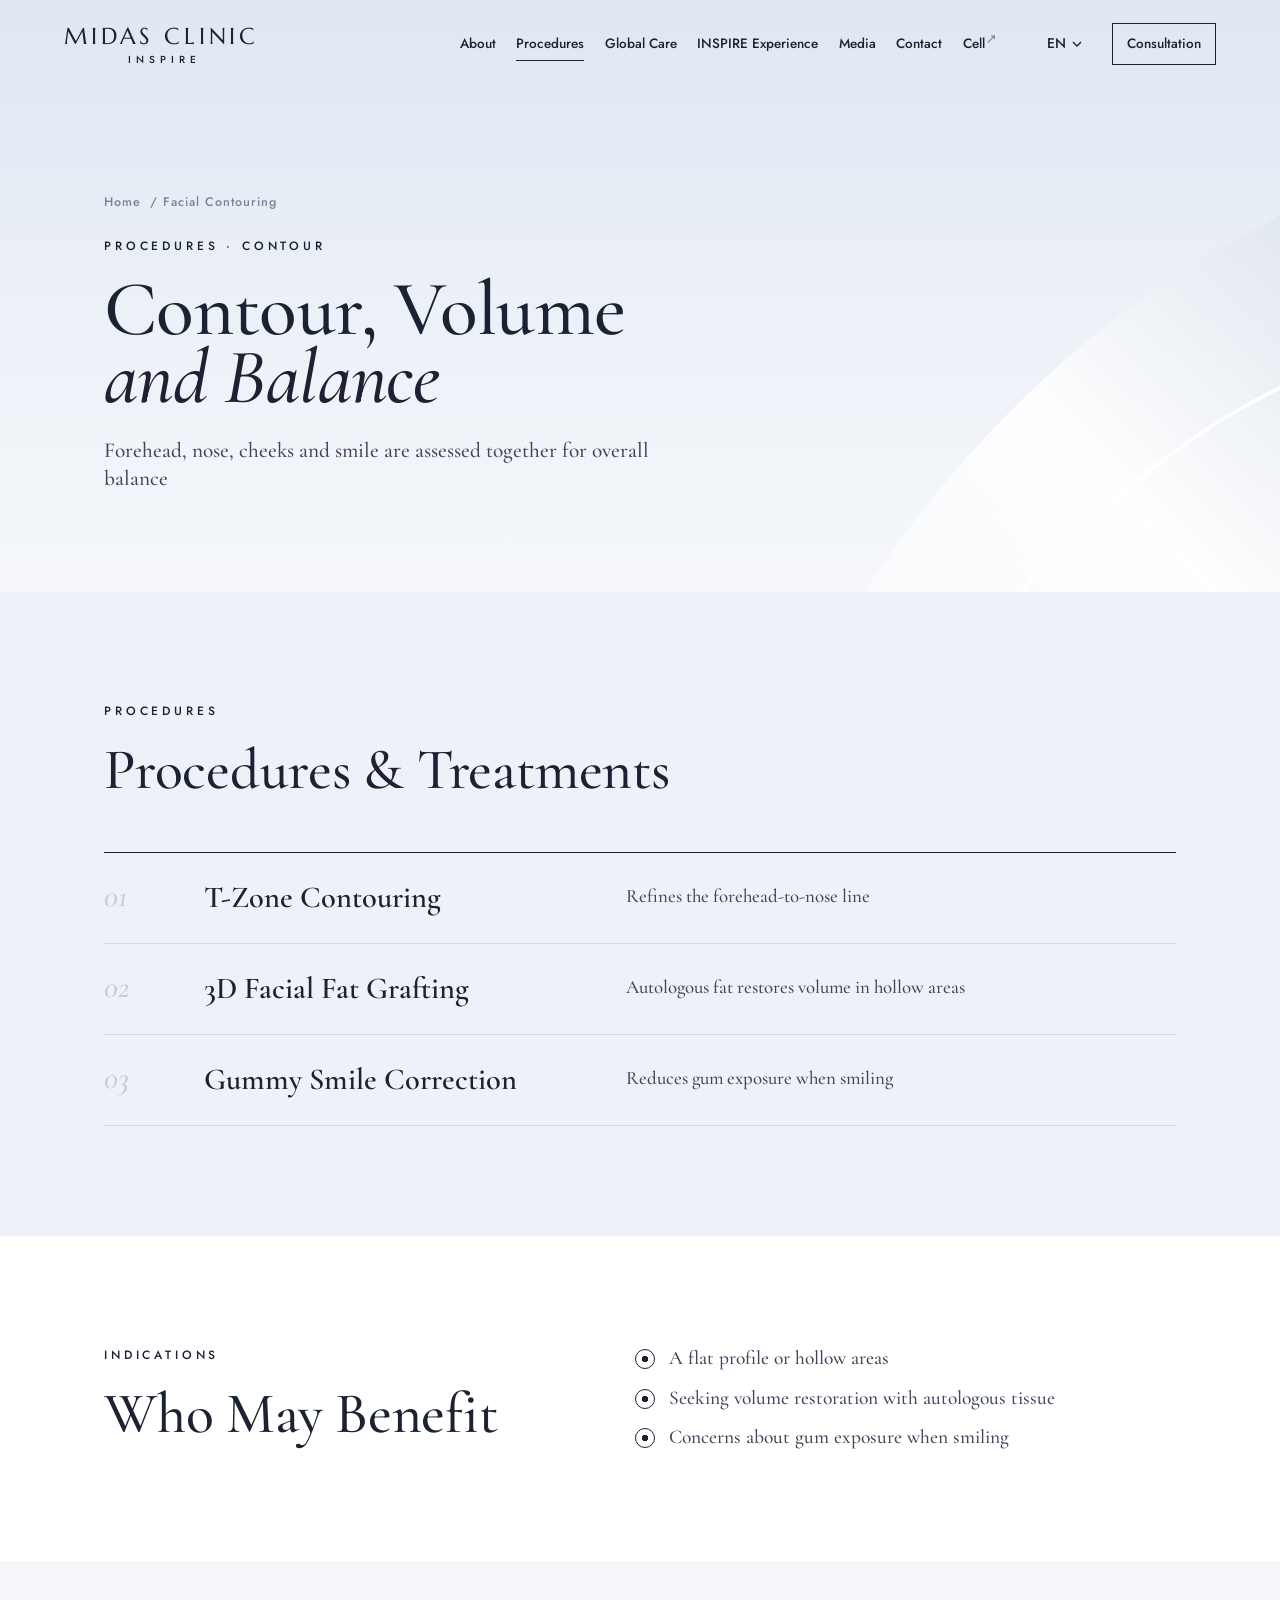
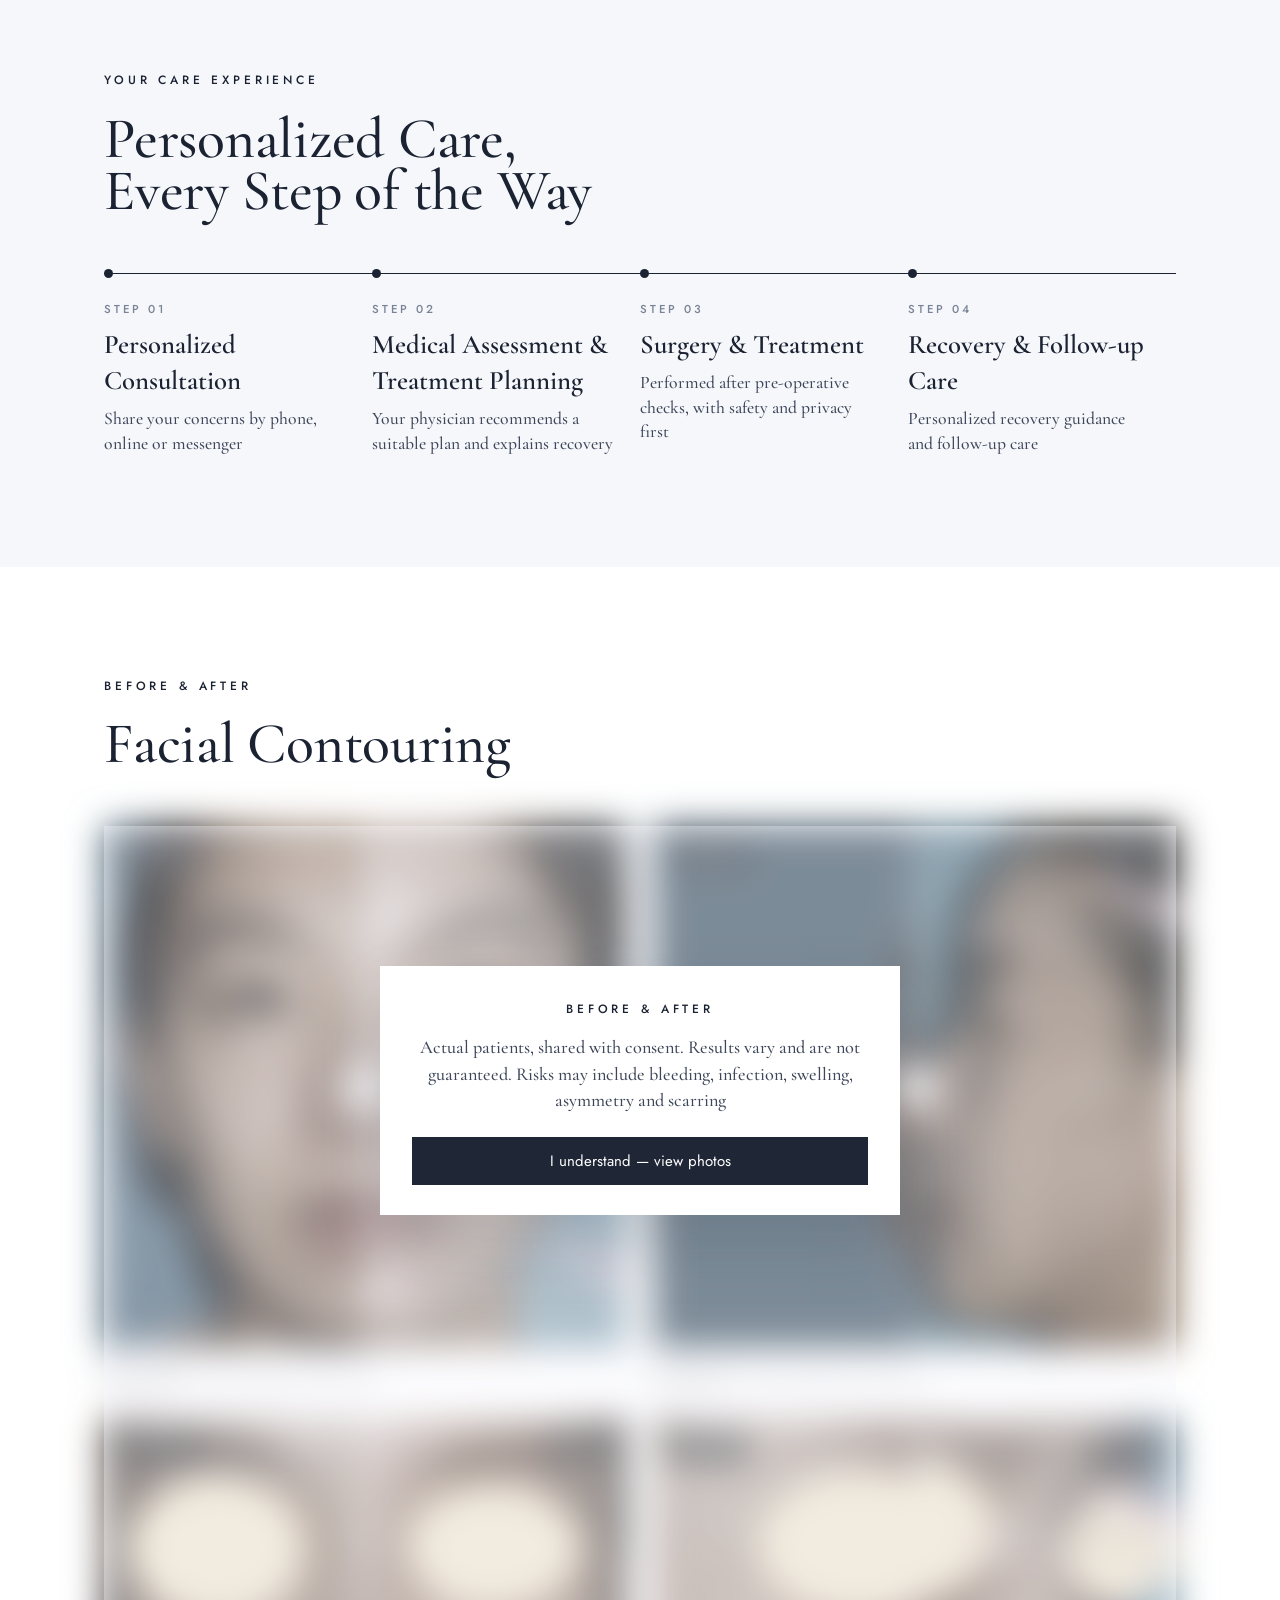
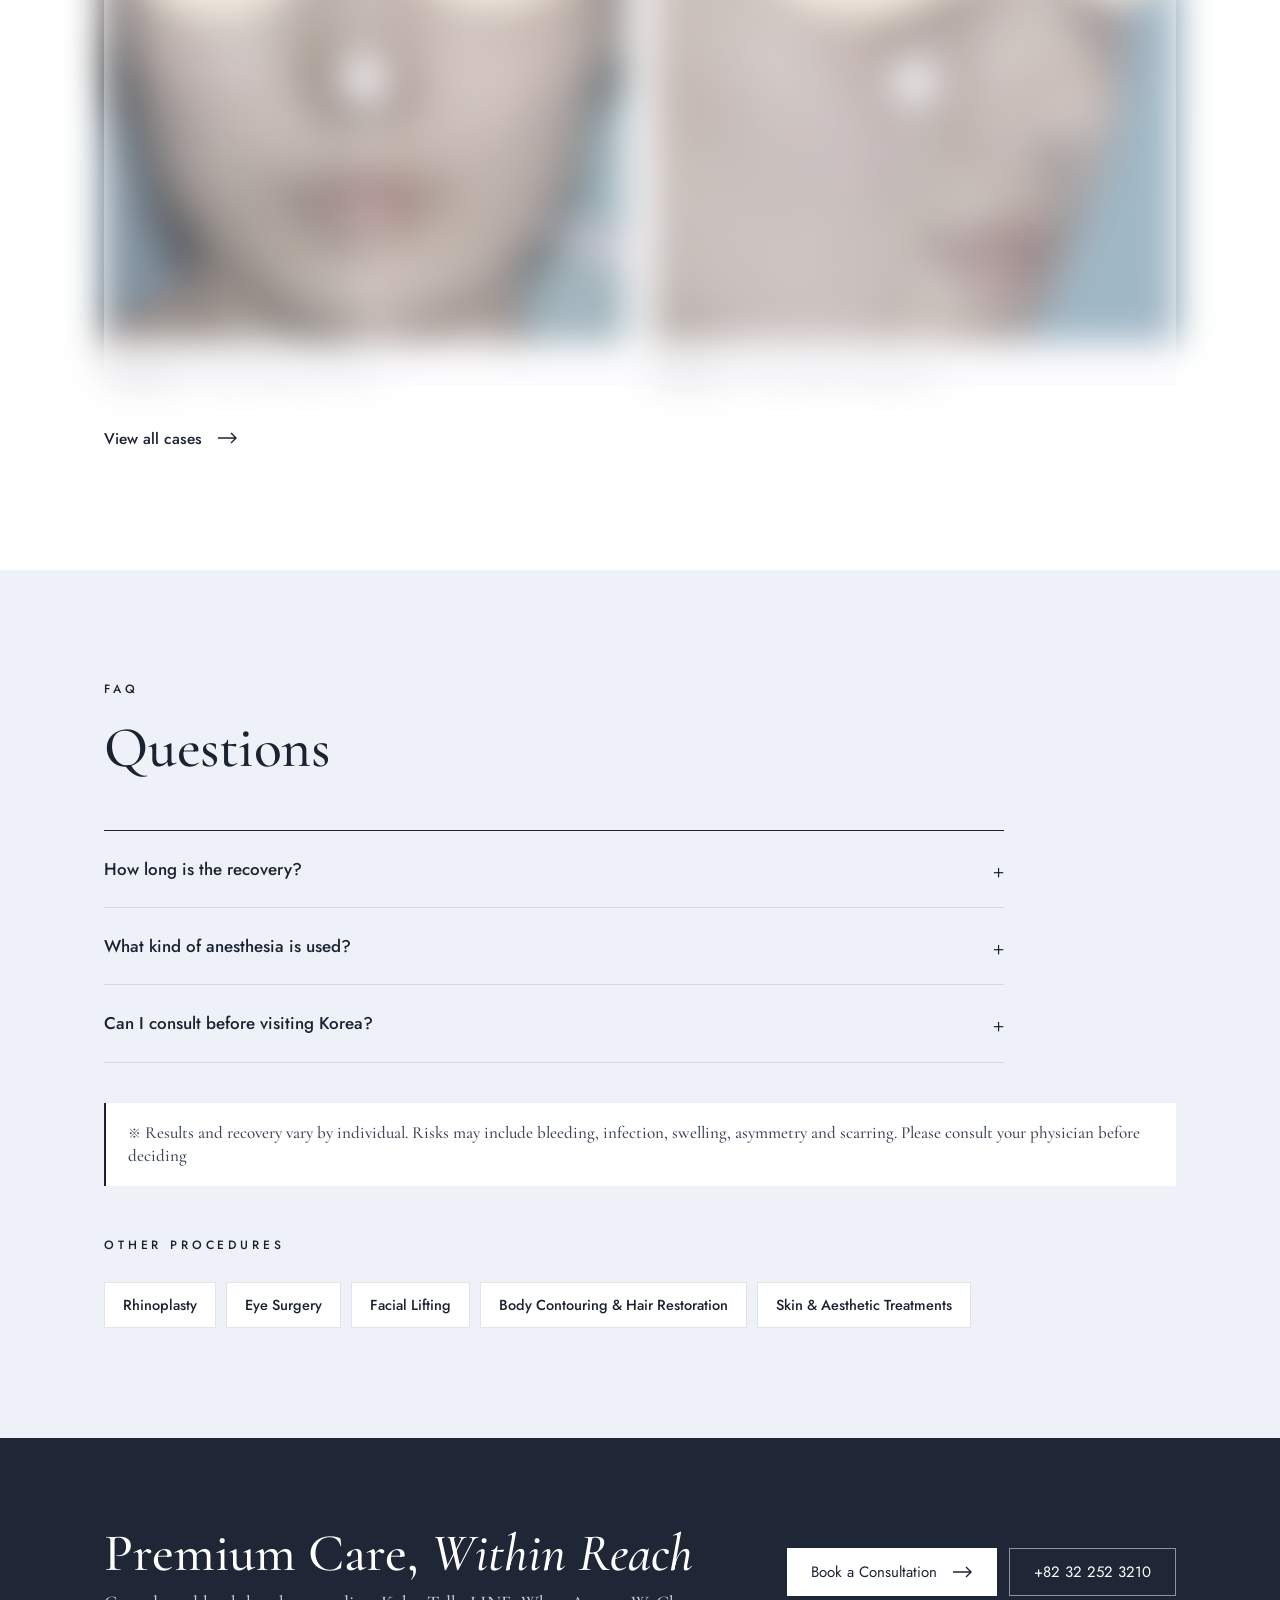
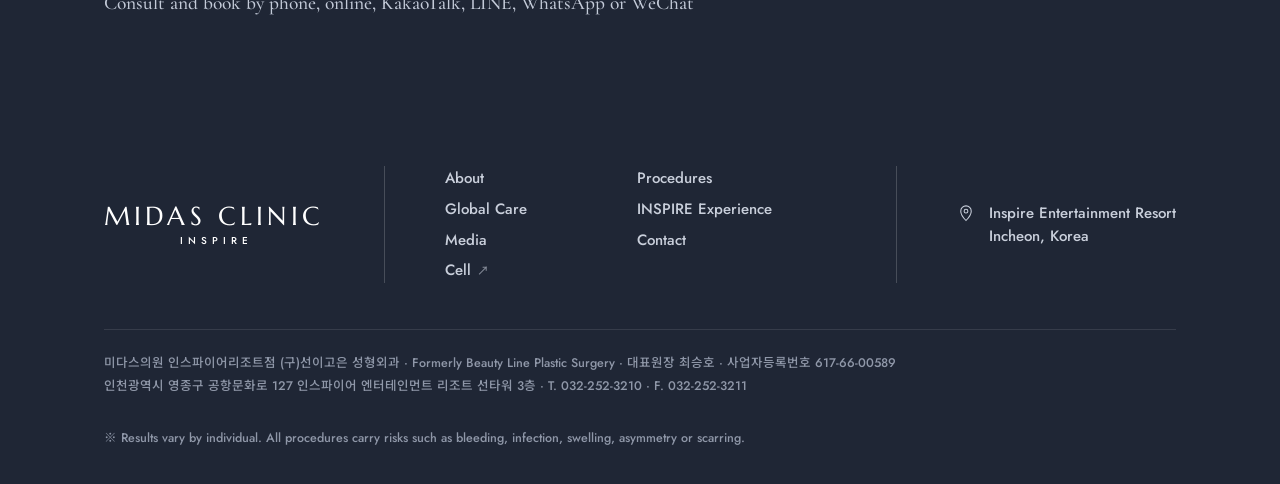
<file: contouring.html>
<!DOCTYPE html>
<html lang="en">
<head>
<meta charset="UTF-8">
<meta name="viewport" content="width=device-width, initial-scale=1, viewport-fit=cover">
<title>Facial Contouring | 미다스의원 인스파이어 · MIDAS CLINIC</title>
<meta name="description" content="Facial Contouring at Midas Clinic, Inspire Resort Incheon. Facial contour, volume and overall balance. 미다스의원 인스파이어리조트점 (구 선이고은 성형외과) 안면 윤곽.">
<link rel="canonical" href="https://midas-inspire.com/contouring.html">
<meta property="og:type" content="website">
<meta property="og:site_name" content="MIDAS CLINIC · INSPIRE 미다스의원">
<meta property="og:url" content="https://midas-inspire.com/contouring.html">
<meta property="og:title" content="Facial Contouring | 미다스의원 인스파이어 · MIDAS CLINIC">
<meta property="og:image" content="https://midas-inspire.com/images/hero-inspire.jpg">
<meta name="theme-color" content="#eef2f8">
<link rel="preconnect" href="https://fonts.googleapis.com">
<link rel="preconnect" href="https://fonts.gstatic.com" crossorigin>
<link href="https://fonts.googleapis.com/css2?family=Cormorant+Garamond:ital,wght@0,500;0,600;1,500;1,600&family=Jost:wght@300;400;500&family=Marcellus&family=Noto+Sans+KR:wght@300;400;500&family=Noto+Sans+SC:wght@300;400;500&family=Noto+Serif+KR:wght@400;500&family=Noto+Serif+SC:wght@400;500&display=swap" rel="stylesheet">
<link rel="stylesheet" href="css/style.css">
</head>
<body data-title-ko="안면 윤곽 — 미다스의원 인스파이어" data-title-zh="面部轮廓塑形 — MIDAS CLINIC · INSPIRE">

<a class="skip" href="#main">Skip to content</a>
<svg width="0" height="0" class="sr" aria-hidden="true">
  <symbol id="i-arrow" viewBox="0 0 20 12" fill="none" stroke="currentColor" stroke-width="1.4"><path d="M0 6h18M13 1l5 5-5 5"/></symbol>
  <symbol id="i-chev" viewBox="0 0 10 10" fill="none" stroke="currentColor" stroke-width="1.4"><path d="M1 3l4 4 4-4"/></symbol>
</svg>

<header class="header" id="header">
  <div class="header-in">
    <a href="index.html" class="logo" aria-label="Midas Clinic Inspire"><b>MIDAS CLINIC</b><small>INSPIRE</small></a>
    <nav class="gnb" aria-label="Main">
      <a href="about.html" data-ko="미다스 소개" data-zh="关于MIDAS">About</a>
      <a class="active" href="procedures.html" data-ko="진료 안내" data-zh="诊疗项目">Procedures</a>
      <a href="global-care.html" data-ko="글로벌 환자 서비스" data-zh="国际患者服务">Global Care</a>
      <a href="experience.html" data-ko="인스파이어 경험" data-zh="INSPIRE体验">INSPIRE Experience</a>
      <a href="media.html" data-ko="미디어" data-zh="媒体资讯">Media</a>
      <a href="contact.html" data-ko="문의 및 오시는 길" data-zh="联系我们">Contact</a>
      <a class="ext" href="https://panacell-website.pages.dev/" target="_blank" rel="noopener" data-ko="세포" data-zh="细胞">Cell</a>
    </nav>
    <div class="header-r">
      <div class="lang" id="lang">
        <button class="lang-btn" id="langBtn" aria-haspopup="true" aria-expanded="false"><span id="langLabel">EN</span><svg><use href="#i-chev"/></svg></button>
        <div class="lang-menu" role="menu">
          <button data-lang="en" role="menuitem">English</button>
          <button data-lang="ko" role="menuitem">한국어</button>
          <button data-lang="zh" role="menuitem">中文</button>
        </div>
      </div>
      <a class="header-cta" href="contact.html" data-ko="진료 상담" data-zh="诊疗咨询">Consultation</a>
      <button class="burger" id="burger" aria-label="Menu"><span></span><span></span></button>
    </div>
  </div>
</header>

<nav class="drawer" id="drawer" aria-label="Mobile">
  <a href="about.html" data-ko="미다스 소개" data-zh="关于MIDAS">About</a>
  <a href="procedures.html" data-ko="진료 안내" data-zh="诊疗项目">Procedures</a>
  <a href="global-care.html" data-ko="글로벌 환자 서비스" data-zh="国际患者服务">Global Care</a>
  <a href="experience.html" data-ko="인스파이어 경험" data-zh="INSPIRE体验">INSPIRE Experience</a>
  <a href="media.html" data-ko="미디어" data-zh="媒体资讯">Media</a>
  <a href="contact.html" data-ko="문의 및 오시는 길" data-zh="联系我们">Contact</a>
  <a class="ext" href="https://panacell-website.pages.dev/" target="_blank" rel="noopener" data-ko="세포" data-zh="细胞">Cell</a>
  <div class="drawer-foot">
    <div class="drawer-lang"><button data-lang="en">EN</button><button data-lang="ko">KR</button><button data-lang="zh">中文</button></div>
    <a class="drawer-tel" href="tel:+82322523210">+82 32 252 3210</a>
    <a class="btn" href="contact.html#form"><span data-ko="상담 및 예약" data-zh="预约咨询">Book a Consultation</span><svg><use href="#i-arrow"/></svg></a>
  </div>
</nav>

<main id="main">
<section class="page-hero">
  <div class="wrap">
      <div class="crumbs"><a href="index.html" data-ko="홈" data-zh="首页">Home</a> / <span data-ko="안면 윤곽" data-zh="面部轮廓塑形">Facial Contouring</span></div>
      <div class="kicker" data-ko="진료 안내 · 윤곽" data-zh="诊疗项目 · 轮廓">Procedures · Contour</div>
      <h1 data-ko="윤곽과 볼륨,&lt;br&gt;전체적인 균형을 고려한 진료" data-zh="兼顾轮廓、容积&lt;br&gt;与整体协调">Contour, Volume<br><em>and Balance</em></h1>
      <p class="lead" data-ko="이마·코·볼·미소를 함께 보고 얼굴 전체의 균형을 계획합니다" data-zh="综合评估额部、鼻部、面颊与笑容，规划整体协调">Forehead, nose, cheeks and smile are assessed together for overall balance</p>
  </div>
  <svg class="silk" viewBox="0 0 400 400" fill="none" aria-hidden="true" preserveAspectRatio="none">
    <defs><linearGradient id="silkG" x1="0" y1="1" x2="1" y2="0"><stop offset="0" stop-color="#fff" stop-opacity="0"/><stop offset=".55" stop-color="#fff" stop-opacity=".95"/><stop offset="1" stop-color="#dbe2ec" stop-opacity=".7"/></linearGradient></defs>
    <path d="M30 400 C 120 250, 250 150, 400 100 L400 400 Z" fill="url(#silkG)"/>
    <path d="M110 400 C 200 290, 300 220, 400 190" stroke="#fff" stroke-width="2"/>
  </svg>
</section>

<section class="section alt">
  <div class="wrap">
    <div class="sec-head">
      <div class="reveal"><div class="kicker" data-ko="진료 항목" data-zh="诊疗项目">Procedures</div><h2 class="title" data-ko="수술 및 시술 항목" data-zh="手术与治疗项目">Procedures &amp; Treatments</h2></div>
      
    </div>
    <div class="detail-list"><div class="detail reveal"><div class="n">01</div><h3 data-ko="T존 윤곽성형" data-zh="T区轮廓塑形">T-Zone Contouring</h3><p data-ko="이마와 코를 잇는 라인을 입체적으로 다듬습니다" data-zh="精修额部至鼻部线条">Refines the forehead-to-nose line</p></div><div class="detail reveal"><div class="n">02</div><h3 data-ko="3D 얼굴 지방이식" data-zh="3D面部脂肪填充">3D Facial Fat Grafting</h3><p data-ko="자가 지방으로 꺼진 부위의 볼륨을 보완합니다" data-zh="以自体脂肪填充凹陷部位">Autologous fat restores volume in hollow areas</p></div><div class="detail reveal"><div class="n">03</div><h3 data-ko="잇몸 노출 교정" data-zh="露龈笑矫正">Gummy Smile Correction</h3><p data-ko="웃을 때 드러나는 잇몸을 줄입니다" data-zh="改善微笑露龈">Reduces gum exposure when smiling</p></div></div>
  </div>
</section>

<section class="section white">
  <div class="wrap two-col">
    <div class="reveal"><div class="kicker" data-ko="진료 대상" data-zh="适用人群">Indications</div><h2 class="title" data-ko="이런 경우 상담을 권합니다" data-zh="建议咨询的情况">Who May Benefit</h2></div>
    <ul class="checks reveal"><li data-ko="옆모습이 밋밋하거나 꺼진 부위가 있는 경우" data-zh="侧颜扁平或存在凹陷部位">A flat profile or hollow areas</li><li data-ko="자가 조직으로 볼륨 보완을 원하는 경우" data-zh="希望使用自体组织补充容积">Seeking volume restoration with autologous tissue</li><li data-ko="웃을 때 잇몸 노출이 신경 쓰이는 경우" data-zh="在意微笑时露出牙龈">Concerns about gum exposure when smiling</li></ul>
  </div>
</section>

<section class="section">
  <div class="wrap">
    <div class="sec-head">
      <div class="reveal"><div class="kicker" data-ko="진료 과정" data-zh="诊疗流程">Your Care Experience</div><h2 class="title" data-ko="상담부터 사후관리까지,&lt;br&gt;체계적인 맞춤 의료 서비스" data-zh="从咨询到术后管理，&lt;br&gt;全程个性化医疗服务">Personalized Care,<br>Every Step of the Way</h2></div>
      
    </div>
    <div class="timeline four"><div class="tl reveal"><div class="k">Step 01</div><h4 data-ko="개인별 맞춤 상담" data-zh="个性化咨询">Personalized Consultation</h4><p data-ko="전화·온라인·메신저로 고민을 상담합니다" data-zh="通过电话、在线或通讯工具沟通需求">Share your concerns by phone, online or messenger</p></div><div class="tl reveal"><div class="k">Step 02</div><h4 data-ko="의료진 진료 및 맞춤 진료 계획" data-zh="医生面诊与方案制定">Medical Assessment &amp; Treatment Planning</h4><p data-ko="의료진이 적합한 방법과 회복 과정을 안내합니다" data-zh="医生说明适合的方案与恢复过程">Your physician recommends a suitable plan and explains recovery</p></div><div class="tl reveal"><div class="k">Step 03</div><h4 data-ko="수술 및 시술" data-zh="手术与治疗">Surgery &amp; Treatment</h4><p data-ko="사전 검사 후 안전과 프라이버시를 고려해 진행합니다" data-zh="完成术前检查后，在安全私密的环境中进行">Performed after pre-operative checks, with safety and privacy first</p></div><div class="tl reveal"><div class="k">Step 04</div><h4 data-ko="회복 및 사후관리" data-zh="恢复与术后管理">Recovery &amp; Follow-up Care</h4><p data-ko="회복 경과에 맞춘 안내와 사후관리를 제공합니다" data-zh="根据恢复情况提供指导与术后管理">Personalized recovery guidance and follow-up care</p></div></div>
  </div>
</section>

<section class="section white">
  <div class="wrap">
    <div class="sec-head">
      <div class="reveal"><div class="kicker" data-ko="전후 사진" data-zh="术前术后">Before &amp; After</div><h2 class="title" data-ko="안면 윤곽" data-zh="面部轮廓塑形">Facial Contouring</h2></div>
      
    </div>
    <div class="ba-wrap" data-ba-gate>
    <div class="ba-grid"><figure class="ba reveal" data-cat="contour">
  <div class="ba-frame" style="--pos:50%;aspect-ratio:600/600">
    <img class="ba-after" src="images/results/tzone01-after.jpg" alt="Case 58 after" loading="lazy" width="600" height="600">
    <img class="ba-before" src="images/results/tzone01-before.jpg" alt="Case 58 before" loading="lazy" width="600" height="600">
    <span class="ba-tag l">Before</span><span class="ba-tag r">After</span>
    <span class="ba-handle" aria-hidden="true"></span>
    <input class="ba-range" type="range" min="0" max="100" value="50" aria-label="Compare before and after">
  </div>
  <figcaption><b>Case 58</b><span data-ko="T존 성형 · 정면" data-zh="T区整形 · 正面">T-zone contouring · front view</span></figcaption>
</figure><figure class="ba reveal" data-cat="contour">
  <div class="ba-frame" style="--pos:50%;aspect-ratio:600/600">
    <img class="ba-after" src="images/results/tzone02-after.jpg" alt="Case 59 after" loading="lazy" width="600" height="600">
    <img class="ba-before" src="images/results/tzone02-before.jpg" alt="Case 59 before" loading="lazy" width="600" height="600">
    <span class="ba-tag l">Before</span><span class="ba-tag r">After</span>
    <span class="ba-handle" aria-hidden="true"></span>
    <input class="ba-range" type="range" min="0" max="100" value="50" aria-label="Compare before and after">
  </div>
  <figcaption><b>Case 59</b><span data-ko="T존 성형 · 측면" data-zh="T区整形 · 侧面">T-zone contouring · side view</span></figcaption>
</figure><figure class="ba reveal" data-cat="contour">
  <div class="ba-frame" style="--pos:50%;aspect-ratio:600/600">
    <img class="ba-after" src="images/results/tzone03-after.jpg" alt="Case 60 after" loading="lazy" width="600" height="600">
    <img class="ba-before" src="images/results/tzone03-before.jpg" alt="Case 60 before" loading="lazy" width="600" height="600">
    <span class="ba-tag l">Before</span><span class="ba-tag r">After</span>
    <span class="ba-handle" aria-hidden="true"></span>
    <input class="ba-range" type="range" min="0" max="100" value="50" aria-label="Compare before and after">
  </div>
  <figcaption><b>Case 60</b><span data-ko="T존 성형 · 정면" data-zh="T区整形 · 正面">T-zone contouring · front view</span></figcaption>
</figure><figure class="ba reveal" data-cat="contour">
  <div class="ba-frame" style="--pos:50%;aspect-ratio:600/600">
    <img class="ba-after" src="images/results/tzone04-after.jpg" alt="Case 61 after" loading="lazy" width="600" height="600">
    <img class="ba-before" src="images/results/tzone04-before.jpg" alt="Case 61 before" loading="lazy" width="600" height="600">
    <span class="ba-tag l">Before</span><span class="ba-tag r">After</span>
    <span class="ba-handle" aria-hidden="true"></span>
    <input class="ba-range" type="range" min="0" max="100" value="50" aria-label="Compare before and after">
  </div>
  <figcaption><b>Case 61</b><span data-ko="T존 성형 · 사선 측면" data-zh="T区整形 · 斜侧面">T-zone contouring · oblique view</span></figcaption>
</figure></div>
    <div class="ba-gate">
      <div class="ba-gate-box">
        <div class="kicker" data-ko="전후 사진" data-zh="术前术后">Before &amp; After</div>
        <p data-ko="동의를 받은 실제 환자 사례입니다. 결과는 개인마다 다르며 같은 결과를 보장하지 않습니다. 출혈·감염·부기·비대칭·흉터 등의 부작용이 생길 수 있습니다" data-zh="经本人同意的真实案例。效果因人而异，不保证相同效果。可能出现出血、感染、肿胀、不对称及瘢痕等风险">Actual patients, shared with consent. Results vary and are not guaranteed. Risks may include bleeding, infection, swelling, asymmetry and scarring</p>
        <button type="button" class="btn ba-open"><span data-ko="확인했습니다 · 사진 보기" data-zh="我已了解 · 查看照片">I understand — view photos</span></button>
      </div>
    </div>
  </div>
    <a class="arrow-link reveal" href="results.html#contour"><span data-ko="전후 사례 모두 보기" data-zh="查看全部案例">View all cases</span><svg><use href="#i-arrow"/></svg></a>
  </div>
</section>
<section class="section alt">
  <div class="wrap">
    <div class="sec-head">
      <div class="reveal"><div class="kicker" data-ko="자주 묻는 질문" data-zh="常见问题">FAQ</div><h2 class="title" data-ko="자주 묻는 질문" data-zh="常见问题">Questions</h2></div>
      
    </div>
    <div class="faq reveal"><details><summary><span data-ko="회복 기간은 얼마나 걸리나요?" data-zh="恢复期需要多久？">How long is the recovery?</span></summary><p data-ko="수술 종류와 개인 상태에 따라 다르며, 상담 때 안내해 드립니다" data-zh="因项目与个人情况而异，面诊时会详细说明">It depends on the procedure and your condition. We explain it during consultation</p></details><details><summary><span data-ko="마취는 어떻게 하나요?" data-zh="采用何种麻醉？">What kind of anesthesia is used?</span></summary><p data-ko="수술 범위와 건강 상태를 확인해 정하며, 미리 설명드립니다" data-zh="根据手术范围与健康状况确定，并提前说明">Decided after reviewing the procedure and your health, and explained in advance</p></details><details><summary><span data-ko="방문 전에 미리 상담할 수 있나요?" data-zh="来韩国之前可以先咨询吗？">Can I consult before visiting Korea?</span></summary><p data-ko="네. 메신저로 사진과 질문을 보내주시면 사전 상담이 가능하며, 최종 계획은 내원 후 확정합니다" data-zh="可以。通过通讯工具发送照片和问题即可预先咨询，最终方案面诊后确定">Yes. Send photos and questions by messenger; the final plan is confirmed after an in-person exam</p></details></div>
    <div class="notice reveal" data-ko="※ 결과와 회복 기간은 개인마다 다르며, 출혈·감염·부기·비대칭·흉터 등의 부작용이 생길 수 있습니다. 의료진과 충분히 상담한 뒤 결정하세요" data-zh="※ 效果与恢复期因人而异，可能出现出血、感染、肿胀、不对称及瘢痕等风险，请与医生充分沟通后再做决定">※ Results and recovery vary by individual. Risks may include bleeding, infection, swelling, asymmetry and scarring. Please consult your physician before deciding</div>
    <div class="reveal" style="margin-top:50px"><div class="kicker" data-ko="다른 진료 분야" data-zh="其他诊疗项目">Other Procedures</div><div class="other-procs"><a href="rhinoplasty.html" data-ko="코성형" data-zh="鼻部整形">Rhinoplasty</a><a href="eye.html" data-ko="눈성형" data-zh="眼部整形">Eye Surgery</a><a href="lifting.html" data-ko="리프팅" data-zh="面部提升">Facial Lifting</a><a href="body.html" data-ko="바디성형 및 모발이식" data-zh="形体塑形与毛发移植">Body Contouring &amp; Hair Restoration</a><a href="skin.html" data-ko="피부·미용 시술" data-zh="皮肤美容与微整形">Skin &amp; Aesthetic Treatments</a></div></div>
  </div>
</section>

<section class="cta-band">
  <div class="wrap">
    <div><h2 data-ko="어디서든 연결되는 &lt;em&gt;프리미엄 의료 서비스&lt;/em&gt;" data-zh="品质医疗，&lt;em&gt;触手可及&lt;/em&gt;">Premium Care, <em>Within Reach</em></h2><p data-ko="전화·온라인·카카오톡·LINE·WhatsApp·WeChat으로 상담 및 예약이 가능합니다" data-zh="可通过电话、在线、KakaoTalk、LINE、WhatsApp或微信咨询预约">Consult and book by phone, online, KakaoTalk, LINE, WhatsApp or WeChat</p></div>
    <div class="btns">
      <a class="btn" href="contact.html?interest=3#form"><span data-ko="상담 및 예약" data-zh="预约咨询">Book a Consultation</span><svg><use href="#i-arrow"/></svg></a>
      <a class="btn ghost" href="tel:+82322523210">+82 32 252 3210</a>
    </div>
  </div>
</section>
</main>

<footer class="footer">
  <div class="wrap">
    <div class="footer-grid">
      <a href="index.html" class="logo"><b>MIDAS CLINIC</b><small>INSPIRE</small></a>
      <nav class="footer-links" aria-label="Footer">
        <a href="about.html" data-ko="미다스 소개" data-zh="关于MIDAS">About</a>
        <a href="procedures.html" data-ko="진료 안내" data-zh="诊疗项目">Procedures</a>
        <a href="global-care.html" data-ko="글로벌 환자 서비스" data-zh="国际患者服务">Global Care</a>
        <a href="experience.html" data-ko="인스파이어 경험" data-zh="INSPIRE体验">INSPIRE Experience</a>
        <a href="media.html" data-ko="미디어" data-zh="媒体资讯">Media</a>
        <a href="contact.html" data-ko="문의 및 오시는 길" data-zh="联系我们">Contact</a>
        <a class="ext" href="https://panacell-website.pages.dev/" target="_blank" rel="noopener" data-ko="세포" data-zh="细胞">Cell</a>
      </nav>
      <div class="footer-addr">
        <svg viewBox="0 0 24 24" fill="none" stroke="currentColor" stroke-width="1.4"><path d="M12 22s7-7.2 7-12.5A7 7 0 0 0 5 9.5C5 14.8 12 22 12 22z"/><circle cx="12" cy="9.5" r="2.5"/></svg>
        <span data-ko="인스파이어 엔터테인먼트 리조트&lt;br&gt;인천, 대한민국" data-zh="Inspire Entertainment Resort&lt;br&gt;韩国 仁川">Inspire Entertainment Resort<br>Incheon, Korea</span>
      </div>
    </div>
    <div class="footer-bottom">
      <span>미다스의원 인스파이어리조트점 (구)선이고은 성형외과 · Formerly Beauty Line Plastic Surgery · 대표원장 최승호 · 사업자등록번호 617-66-00589<br>인천광역시 영종구 공항문화로 127 인스파이어 엔터테인먼트 리조트 선타워 3층 · T. 032-252-3210 · F. 032-252-3211</span>
      <span data-ko="※ 모든 수술 및 시술은 개인에 따라 결과가 다를 수 있으며 출혈·감염·부종·비대칭·흉터 등의 부작용이 발생할 수 있습니다." data-zh="※ 手术效果因人而异，所有手术均可能出现出血、感染、肿胀、不对称或疤痕等副作用。">※ Results vary by individual. All procedures carry risks such as bleeding, infection, swelling, asymmetry or scarring.</span>
    </div>
  </div>
</footer>

<nav class="mobile-bar" aria-label="Quick actions">
  <a href="tel:+82322523210"><svg viewBox="0 0 24 24" fill="none" stroke="currentColor" stroke-width="1.5"><path d="M5 4h4l2 5-2.5 1.5a11 11 0 0 0 5 5L15 13l5 2v4a2 2 0 0 1-2 2A16 16 0 0 1 3 6a2 2 0 0 1 2-2z"/></svg><span data-ko="전화" data-zh="致电">Call</span></a>
  <a href="contact.html#messengers"><svg viewBox="0 0 24 24" fill="none" stroke="currentColor" stroke-width="1.5"><path d="M4 5h16v11H9l-5 4z"/></svg><span data-ko="메신저" data-zh="在线咨询">Messenger</span></a>
  <a class="primary" href="contact.html#form"><svg viewBox="0 0 24 24" fill="none" stroke="currentColor" stroke-width="1.5"><rect x="4" y="5" width="16" height="15" rx="1"/><path d="M4 10h16M9 3v4M15 3v4"/></svg><span data-ko="진료 상담" data-zh="诊疗咨询">Consultation</span></a>
</nav>
<a class="to-top" href="#top" aria-label="Back to top"><svg viewBox="0 0 24 24" fill="none" stroke="currentColor" stroke-width="1.5"><path d="M12 19V5M6 11l6-6 6 6"/></svg></a>

<script src="js/main.js"></script>
</body>
</html>
</file>
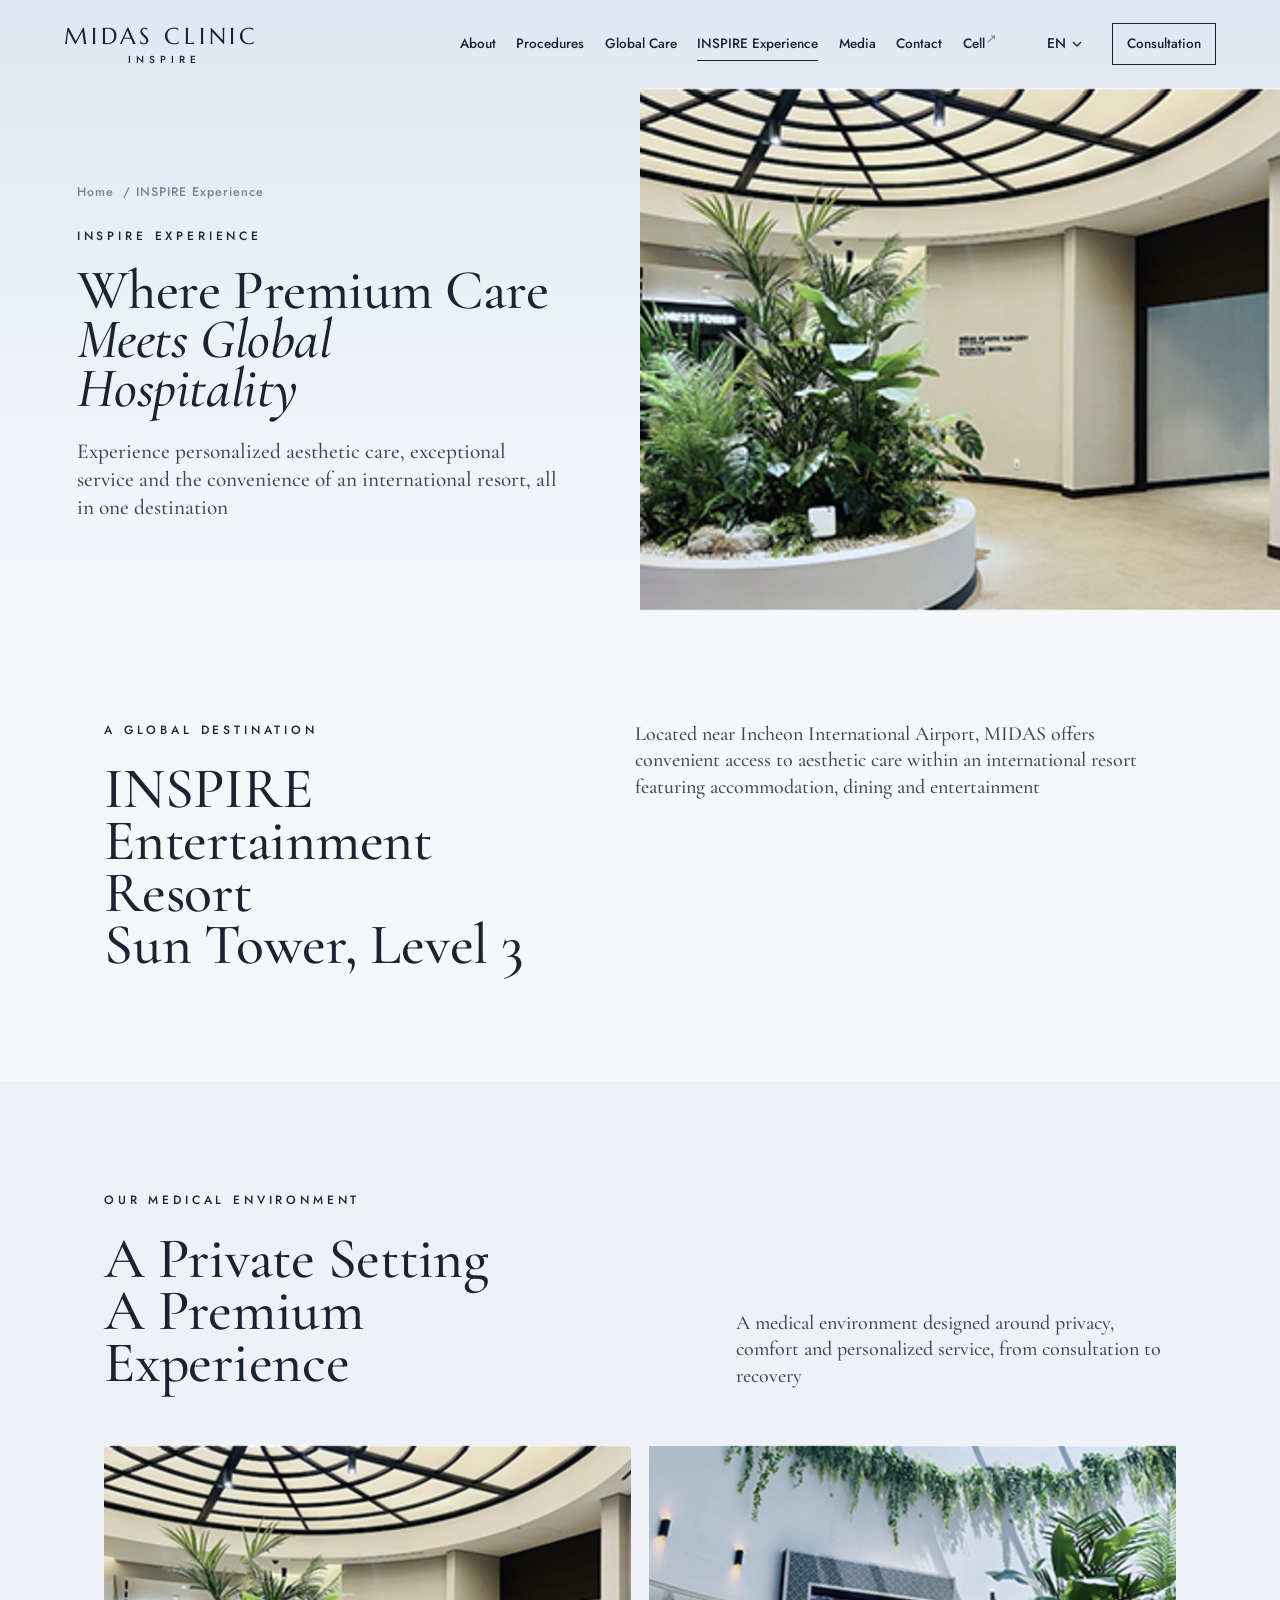
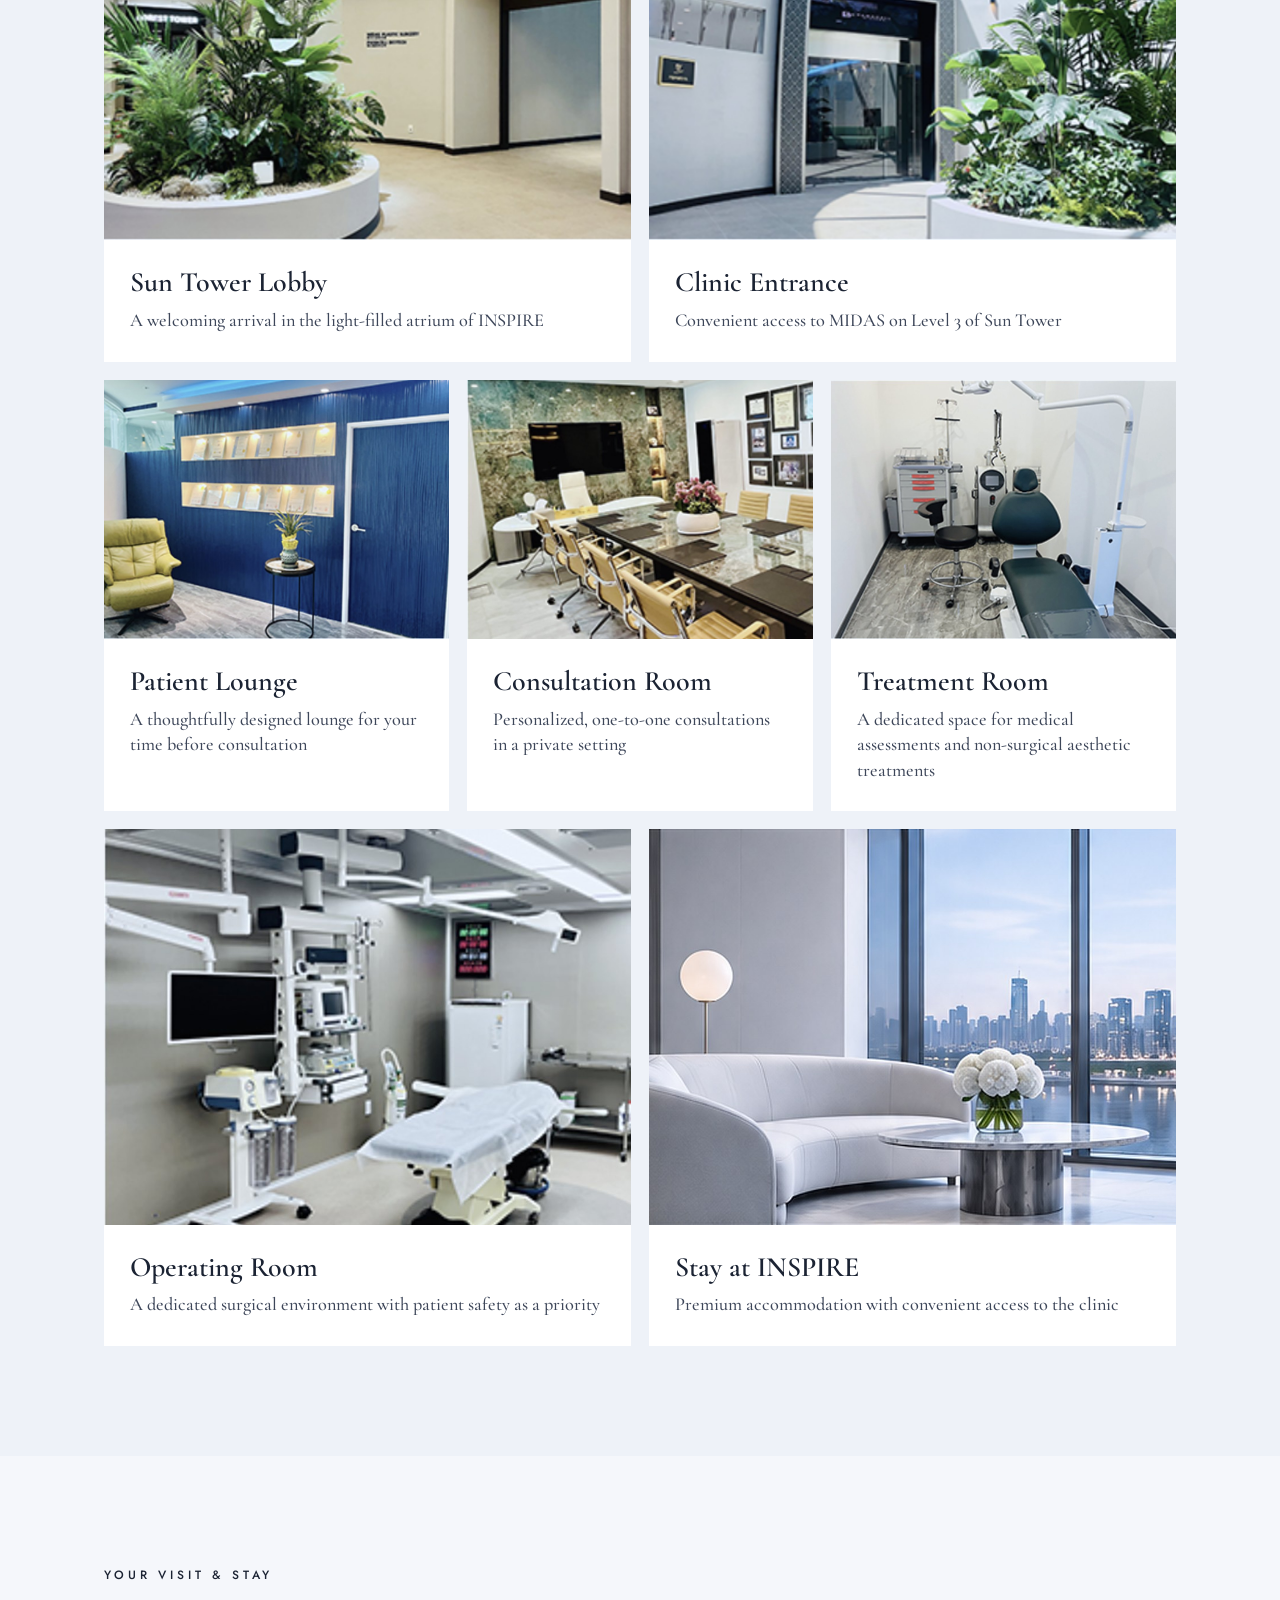
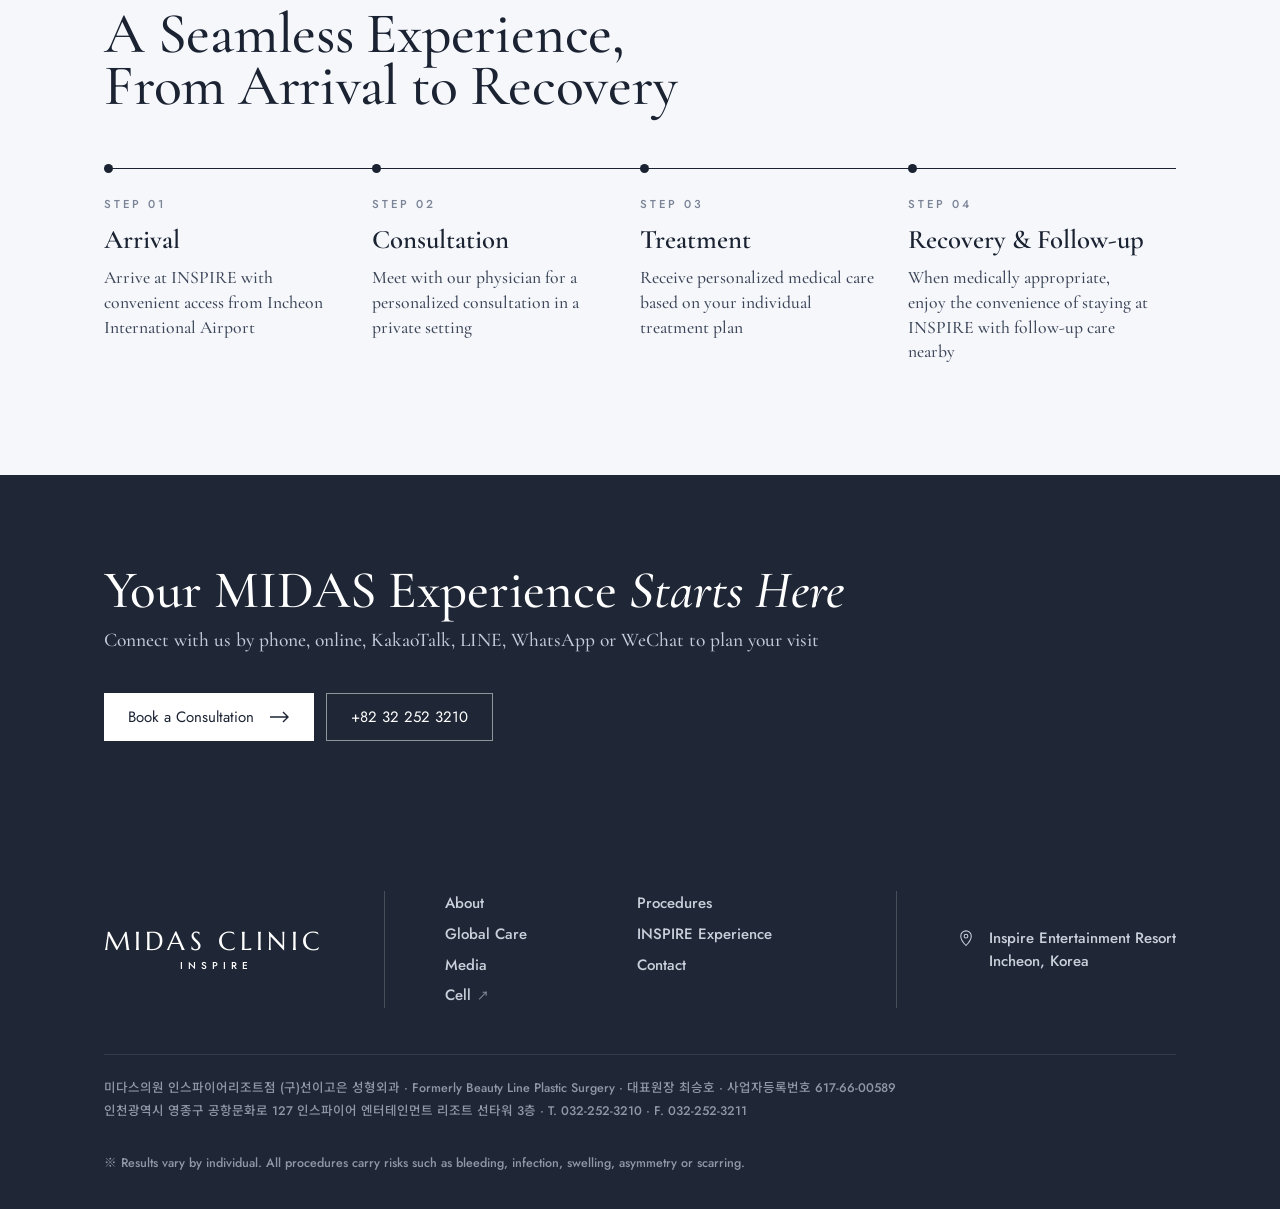
<file: experience.html>
<!DOCTYPE html>
<html lang="en">
<head>
<meta charset="UTF-8">
<meta name="viewport" content="width=device-width, initial-scale=1, viewport-fit=cover">
<title>INSPIRE Experience | 미다스의원 인스파이어 · MIDAS CLINIC</title>
<meta name="description" content="MIDAS Clinic at Sun Tower Level 3, INSPIRE Entertainment Resort, Incheon — premium care and global hospitality near Incheon Airport. 미다스의원 인스파이어리조트점 (구 선이고은 성형외과) 인스파이어 경험.">
<link rel="canonical" href="https://midas-inspire.com/experience.html">
<meta property="og:type" content="website">
<meta property="og:site_name" content="MIDAS CLINIC · INSPIRE 미다스의원">
<meta property="og:url" content="https://midas-inspire.com/experience.html">
<meta property="og:title" content="INSPIRE Experience | 미다스의원 인스파이어 · MIDAS CLINIC">
<meta property="og:image" content="https://midas-inspire.com/images/hero-inspire.jpg">
<meta name="theme-color" content="#eef2f8">
<link rel="preconnect" href="https://fonts.googleapis.com">
<link rel="preconnect" href="https://fonts.gstatic.com" crossorigin>
<link href="https://fonts.googleapis.com/css2?family=Cormorant+Garamond:ital,wght@0,500;0,600;1,500;1,600&family=Jost:wght@300;400;500&family=Marcellus&family=Noto+Sans+KR:wght@300;400;500&family=Noto+Sans+SC:wght@300;400;500&family=Noto+Serif+KR:wght@400;500&family=Noto+Serif+SC:wght@400;500&display=swap" rel="stylesheet">
<link rel="stylesheet" href="css/style.css">
</head>
<body data-title-ko="인스파이어 경험 — 미다스의원 인스파이어" data-title-zh="INSPIRE体验 — MIDAS CLINIC · INSPIRE">

<a class="skip" href="#main">Skip to content</a>
<svg width="0" height="0" class="sr" aria-hidden="true">
  <symbol id="i-arrow" viewBox="0 0 20 12" fill="none" stroke="currentColor" stroke-width="1.4"><path d="M0 6h18M13 1l5 5-5 5"/></symbol>
  <symbol id="i-chev" viewBox="0 0 10 10" fill="none" stroke="currentColor" stroke-width="1.4"><path d="M1 3l4 4 4-4"/></symbol>
</svg>

<header class="header" id="header">
  <div class="header-in">
    <a href="index.html" class="logo" aria-label="Midas Clinic Inspire"><b>MIDAS CLINIC</b><small>INSPIRE</small></a>
    <nav class="gnb" aria-label="Main">
      <a href="about.html" data-ko="미다스 소개" data-zh="关于MIDAS">About</a>
      <a href="procedures.html" data-ko="진료 안내" data-zh="诊疗项目">Procedures</a>
      <a href="global-care.html" data-ko="글로벌 환자 서비스" data-zh="国际患者服务">Global Care</a>
      <a class="active" href="experience.html" data-ko="인스파이어 경험" data-zh="INSPIRE体验">INSPIRE Experience</a>
      <a href="media.html" data-ko="미디어" data-zh="媒体资讯">Media</a>
      <a href="contact.html" data-ko="문의 및 오시는 길" data-zh="联系我们">Contact</a>
      <a class="ext" href="https://panacell-website.pages.dev/" target="_blank" rel="noopener" data-ko="세포" data-zh="细胞">Cell</a>
    </nav>
    <div class="header-r">
      <div class="lang" id="lang">
        <button class="lang-btn" id="langBtn" aria-haspopup="true" aria-expanded="false"><span id="langLabel">EN</span><svg><use href="#i-chev"/></svg></button>
        <div class="lang-menu" role="menu">
          <button data-lang="en" role="menuitem">English</button>
          <button data-lang="ko" role="menuitem">한국어</button>
          <button data-lang="zh" role="menuitem">中文</button>
        </div>
      </div>
      <a class="header-cta" href="contact.html" data-ko="진료 상담" data-zh="诊疗咨询">Consultation</a>
      <button class="burger" id="burger" aria-label="Menu"><span></span><span></span></button>
    </div>
  </div>
</header>

<nav class="drawer" id="drawer" aria-label="Mobile">
  <a href="about.html" data-ko="미다스 소개" data-zh="关于MIDAS">About</a>
  <a href="procedures.html" data-ko="진료 안내" data-zh="诊疗项目">Procedures</a>
  <a href="global-care.html" data-ko="글로벌 환자 서비스" data-zh="国际患者服务">Global Care</a>
  <a href="experience.html" data-ko="인스파이어 경험" data-zh="INSPIRE体验">INSPIRE Experience</a>
  <a href="media.html" data-ko="미디어" data-zh="媒体资讯">Media</a>
  <a href="contact.html" data-ko="문의 및 오시는 길" data-zh="联系我们">Contact</a>
  <a class="ext" href="https://panacell-website.pages.dev/" target="_blank" rel="noopener" data-ko="세포" data-zh="细胞">Cell</a>
  <div class="drawer-foot">
    <div class="drawer-lang"><button data-lang="en">EN</button><button data-lang="ko">KR</button><button data-lang="zh">中文</button></div>
    <a class="drawer-tel" href="tel:+82322523210">+82 32 252 3210</a>
    <a class="btn" href="contact.html#form"><span data-ko="상담 및 예약" data-zh="预约咨询">Book a Consultation</span><svg><use href="#i-arrow"/></svg></a>
  </div>
</nav>

<main id="main">
<section class="page-hero with-img">
  <div class="wrap">
      <div class="crumbs"><a href="index.html" data-ko="홈" data-zh="首页">Home</a> / <span data-ko="인스파이어 경험" data-zh="INSPIRE体验">INSPIRE Experience</span></div>
      <div class="kicker" data-ko="인스파이어 경험" data-zh="INSPIRE体验">INSPIRE Experience</div>
      <h1 data-ko="프리미엄 의료와 글로벌&lt;br&gt;라이프스타일의 만남" data-zh="高端医美与&lt;br&gt;国际化度假体验的融合">Where Premium Care<br><em>Meets Global Hospitality</em></h1>
      <p class="lead" data-ko="개인별 맞춤 진료부터 품격 있는 서비스, 복합리조트의 편의시설까지&lt;br&gt;인스파이어 미다스에서 새로운 의료 경험을 만나보세요" data-zh="个性化诊疗、高品质服务与国际度假区的便捷配套，尽在INSPIRE MIDAS">Experience personalized aesthetic care, exceptional service and the convenience of an international resort, all in one destination</p>
  </div>
  <div class="media"><img src="images/facility-lobby.jpg" alt="" fetchpriority="high"></div>
</section>

<section class="section">
  <div class="wrap two-col">
    <div class="reveal"><div class="kicker" data-ko="글로벌 접근성" data-zh="国际化区位优势">A Global Destination</div><h2 class="title" data-ko="인스파이어 엔터테인먼트 리조트&lt;br&gt;선타워 3층" data-zh="INSPIRE综合度假区&lt;br&gt;Sun Tower 3层">INSPIRE Entertainment Resort<br>Sun Tower, Level 3</h2></div>
    <div class="prose reveal">
      <p data-ko="인천국제공항과 인접한 미다스의원&lt;br&gt;숙박, 다이닝, 엔터테인먼트 시설을 갖춘 복합리조트에서 편리하게 의료 서비스를 이용하실 수 있습니다" data-zh="MIDAS毗邻仁川国际机场，坐落于集高端住宿、餐饮及娱乐设施于一体的国际综合度假区，为您提供便捷的就医体验">Located near Incheon International Airport, MIDAS offers convenient access to aesthetic care within an international resort featuring accommodation, dining and entertainment</p>
    </div>
  </div>
</section>

<section class="section alt">
  <div class="wrap">
    <div class="sec-head">
      <div class="reveal"><div class="kicker" data-ko="의료 공간" data-zh="医疗环境">Our Medical Environment</div><h2 class="title" data-ko="프라이버시와 품격을&lt;br&gt;갖춘 의료 공간" data-zh="私密空间，&lt;br&gt;品质医疗体验">A Private Setting<br>A Premium Experience</h2></div>
      <p class="lead reveal" data-ko="상담부터 진료, 회복까지 환자의 프라이버시와 서비스의 품질을 고려한 의료 환경을 제공합니다" data-zh="从咨询、诊疗到术后恢复，为您提供注重隐私、舒适度与个性化服务的医疗环境">A medical environment designed around privacy, comfort and personalized service, from consultation to recovery</p>
    </div>
    <div class="space-grid"><div class="space-card wide reveal"><div class="ph"><span>Photo</span><img src="images/facility-lobby.jpg" alt="" loading="lazy" onerror="this.remove()"></div><div class="body"><h3 data-ko="선타워 로비" data-zh="Sun Tower大堂">Sun Tower Lobby</h3><p data-ko="개방감과 품격을 갖춘 인스파이어 선타워 로비" data-zh="明亮开阔、格调雅致的INSPIRE Sun Tower大堂">A welcoming arrival in the light-filled atrium of INSPIRE</p></div></div><div class="space-card wide reveal"><div class="ph"><span>Photo</span><img src="images/facility-entrance.jpg" alt="" loading="lazy" onerror="this.remove()"></div><div class="body"><h3 data-ko="미다스의원 입구" data-zh="MIDAS诊所入口">Clinic Entrance</h3><p data-ko="선타워 3층에서 만나는 프라이빗 의료 공간" data-zh="位于Sun Tower 3层的私密诊疗空间">Convenient access to MIDAS on Level 3 of Sun Tower</p></div></div><div class="space-card  reveal"><div class="ph"><span>Photo</span><img src="images/facility-lounge.jpg" alt="" loading="lazy" onerror="this.remove()"></div><div class="body"><h3 data-ko="고객 라운지" data-zh="患者休息区">Patient Lounge</h3><p data-ko="환자의 편의와 프라이버시를 고려한 라운지" data-zh="兼顾舒适度与隐私的专属休息空间">A thoughtfully designed lounge for your time before consultation</p></div></div><div class="space-card  reveal"><div class="ph"><span>Photo</span><img src="images/facility-consultation.jpg" alt="" loading="lazy" onerror="this.remove()"></div><div class="body"><h3 data-ko="상담실" data-zh="面诊室">Consultation Room</h3><p data-ko="프라이빗한 공간에서 진행되는 일대일 맞춤 진료 상담" data-zh="在私密环境中提供一对一个性化面诊服务">Personalized, one-to-one consultations in a private setting</p></div></div><div class="space-card  reveal"><div class="ph"><span>Photo</span><img src="images/facility-treatment.jpg" alt="" loading="lazy" onerror="this.remove()"></div><div class="body"><h3 data-ko="시술실" data-zh="治疗室">Treatment Room</h3><p data-ko="진료 및 비수술 미용 시술을 위한 의료 공간" data-zh="用于专业评估及非手术医美项目的独立诊疗空间">A dedicated space for medical assessments and non-surgical aesthetic treatments</p></div></div><div class="space-card wide reveal"><div class="ph"><span>Photo</span><img src="images/facility-operating.jpg" alt="" loading="lazy" onerror="this.remove()"></div><div class="body"><h3 data-ko="수술실" data-zh="手术室">Operating Room</h3><p data-ko="환자의 안전을 우선으로 고려한 수술 환경" data-zh="以患者安全为首要原则的专业手术环境">A dedicated surgical environment with patient safety as a priority</p></div></div><div class="space-card wide reveal"><div class="ph"><span>Photo</span><img src="images/inspire-lounge.jpg" alt="" loading="lazy" onerror="this.remove()"></div><div class="body"><h3 data-ko="인스파이어 호텔" data-zh="INSPIRE酒店住宿">Stay at INSPIRE</h3><p data-ko="미다스의원과 가까운 프리미엄 호텔 숙박 시설" data-zh="毗邻MIDAS诊所的高端酒店住宿体验">Premium accommodation with convenient access to the clinic</p></div></div></div>
  </div>
</section>

<section class="section">
  <div class="wrap">
    <div class="sec-head">
      <div class="reveal"><div class="kicker" data-ko="방문 및 체류" data-zh="到访与停留">Your Visit &amp; Stay</div><h2 class="title" data-ko="방문부터 회복까지,&lt;br&gt;체계적인 의료 서비스" data-zh="从抵达到恢复，&lt;br&gt;便捷的全程医疗体验">A Seamless Experience,<br>From Arrival to Recovery</h2></div>
      
    </div>
    <div class="timeline four"><div class="tl reveal"><div class="k">Step 01</div><h4 data-ko="방문" data-zh="抵达">Arrival</h4><p data-ko="인천국제공항과 인접한 인스파이어에서 시작하는 편리한 의료 방문" data-zh="从仁川国际机场便捷抵达INSPIRE，开启您的就医行程">Arrive at INSPIRE with convenient access from Incheon International Airport</p></div><div class="tl reveal"><div class="k">Step 02</div><h4 data-ko="맞춤 상담" data-zh="个性化面诊">Consultation</h4><p data-ko="프라이빗한 공간에서 진행되는 의료진과의 개인별 맞춤 상담" data-zh="在私密环境中与医生进行一对一个性化面诊">Meet with our physician for a personalized consultation in a private setting</p></div><div class="tl reveal"><div class="k">Step 03</div><h4 data-ko="수술 및 시술" data-zh="手术与治疗">Treatment</h4><p data-ko="개인별 진료 계획에 따른 맞춤 수술 및 시술" data-zh="根据个人诊疗方案，接受专业的个性化医疗服务">Receive personalized medical care based on your individual treatment plan</p></div><div class="tl reveal"><div class="k">Step 04</div><h4 data-ko="회복 및 사후관리" data-zh="恢复与术后管理">Recovery &amp; Follow-up</h4><p data-ko="의료진의 안내에 따라 리조트에 체류하며 편리하게 사후관리를 받을 수 있습니다" data-zh="在医生指导下，可选择入住INSPIRE，便捷享受后续复诊与术后管理服务">When medically appropriate, enjoy the convenience of staying at INSPIRE with follow-up care nearby</p></div></div>
  </div>
</section>

<section class="cta-band">
  <div class="wrap">
    <div><h2 data-ko="인스파이어에서 만나는 &lt;em&gt;미다스&lt;/em&gt;" data-zh="在INSPIRE，开启您的&lt;em&gt;MIDAS体验&lt;/em&gt;">Your MIDAS Experience <em>Starts Here</em></h2><p data-ko="국내외 어디에서든 다양한 상담 채널을 통해 진료 문의 및 방문 예약이 가능합니다" data-zh="无论您身在何处，均可通过多种通讯渠道进行诊疗咨询与预约">Connect with us by phone, online, KakaoTalk, LINE, WhatsApp or WeChat to plan your visit</p></div>
    <div class="btns">
      <a class="btn" href="contact.html#form"><span data-ko="상담 및 예약" data-zh="预约咨询">Book a Consultation</span><svg><use href="#i-arrow"/></svg></a>
      <a class="btn ghost" href="tel:+82322523210">+82 32 252 3210</a>
    </div>
  </div>
</section>
</main>

<footer class="footer">
  <div class="wrap">
    <div class="footer-grid">
      <a href="index.html" class="logo"><b>MIDAS CLINIC</b><small>INSPIRE</small></a>
      <nav class="footer-links" aria-label="Footer">
        <a href="about.html" data-ko="미다스 소개" data-zh="关于MIDAS">About</a>
        <a href="procedures.html" data-ko="진료 안내" data-zh="诊疗项目">Procedures</a>
        <a href="global-care.html" data-ko="글로벌 환자 서비스" data-zh="国际患者服务">Global Care</a>
        <a href="experience.html" data-ko="인스파이어 경험" data-zh="INSPIRE体验">INSPIRE Experience</a>
        <a href="media.html" data-ko="미디어" data-zh="媒体资讯">Media</a>
        <a href="contact.html" data-ko="문의 및 오시는 길" data-zh="联系我们">Contact</a>
        <a class="ext" href="https://panacell-website.pages.dev/" target="_blank" rel="noopener" data-ko="세포" data-zh="细胞">Cell</a>
      </nav>
      <div class="footer-addr">
        <svg viewBox="0 0 24 24" fill="none" stroke="currentColor" stroke-width="1.4"><path d="M12 22s7-7.2 7-12.5A7 7 0 0 0 5 9.5C5 14.8 12 22 12 22z"/><circle cx="12" cy="9.5" r="2.5"/></svg>
        <span data-ko="인스파이어 엔터테인먼트 리조트&lt;br&gt;인천, 대한민국" data-zh="Inspire Entertainment Resort&lt;br&gt;韩国 仁川">Inspire Entertainment Resort<br>Incheon, Korea</span>
      </div>
    </div>
    <div class="footer-bottom">
      <span>미다스의원 인스파이어리조트점 (구)선이고은 성형외과 · Formerly Beauty Line Plastic Surgery · 대표원장 최승호 · 사업자등록번호 617-66-00589<br>인천광역시 영종구 공항문화로 127 인스파이어 엔터테인먼트 리조트 선타워 3층 · T. 032-252-3210 · F. 032-252-3211</span>
      <span data-ko="※ 모든 수술 및 시술은 개인에 따라 결과가 다를 수 있으며 출혈·감염·부종·비대칭·흉터 등의 부작용이 발생할 수 있습니다." data-zh="※ 手术效果因人而异，所有手术均可能出现出血、感染、肿胀、不对称或疤痕等副作用。">※ Results vary by individual. All procedures carry risks such as bleeding, infection, swelling, asymmetry or scarring.</span>
    </div>
  </div>
</footer>

<nav class="mobile-bar" aria-label="Quick actions">
  <a href="tel:+82322523210"><svg viewBox="0 0 24 24" fill="none" stroke="currentColor" stroke-width="1.5"><path d="M5 4h4l2 5-2.5 1.5a11 11 0 0 0 5 5L15 13l5 2v4a2 2 0 0 1-2 2A16 16 0 0 1 3 6a2 2 0 0 1 2-2z"/></svg><span data-ko="전화" data-zh="致电">Call</span></a>
  <a href="contact.html#messengers"><svg viewBox="0 0 24 24" fill="none" stroke="currentColor" stroke-width="1.5"><path d="M4 5h16v11H9l-5 4z"/></svg><span data-ko="메신저" data-zh="在线咨询">Messenger</span></a>
  <a class="primary" href="contact.html#form"><svg viewBox="0 0 24 24" fill="none" stroke="currentColor" stroke-width="1.5"><rect x="4" y="5" width="16" height="15" rx="1"/><path d="M4 10h16M9 3v4M15 3v4"/></svg><span data-ko="진료 상담" data-zh="诊疗咨询">Consultation</span></a>
</nav>
<a class="to-top" href="#top" aria-label="Back to top"><svg viewBox="0 0 24 24" fill="none" stroke="currentColor" stroke-width="1.5"><path d="M12 19V5M6 11l6-6 6 6"/></svg></a>

<script src="js/main.js"></script>
</body>
</html>
</file>
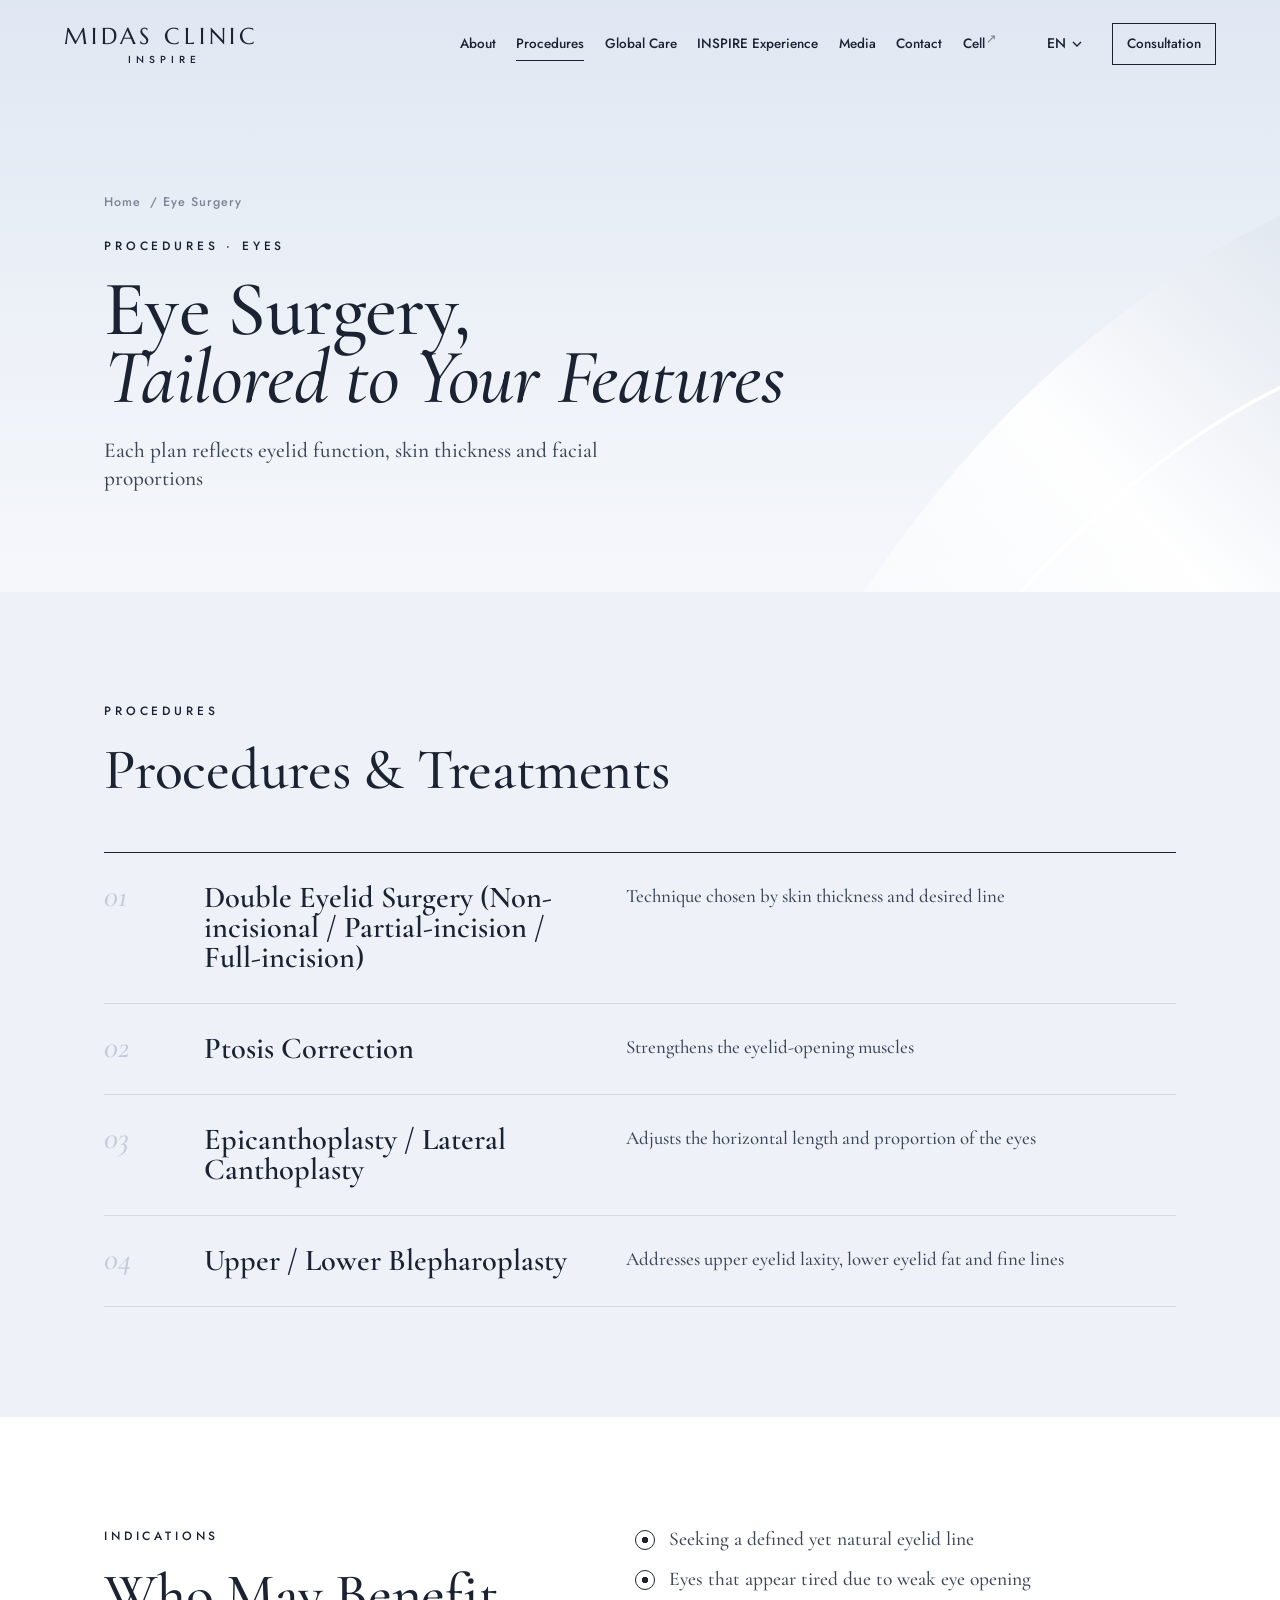
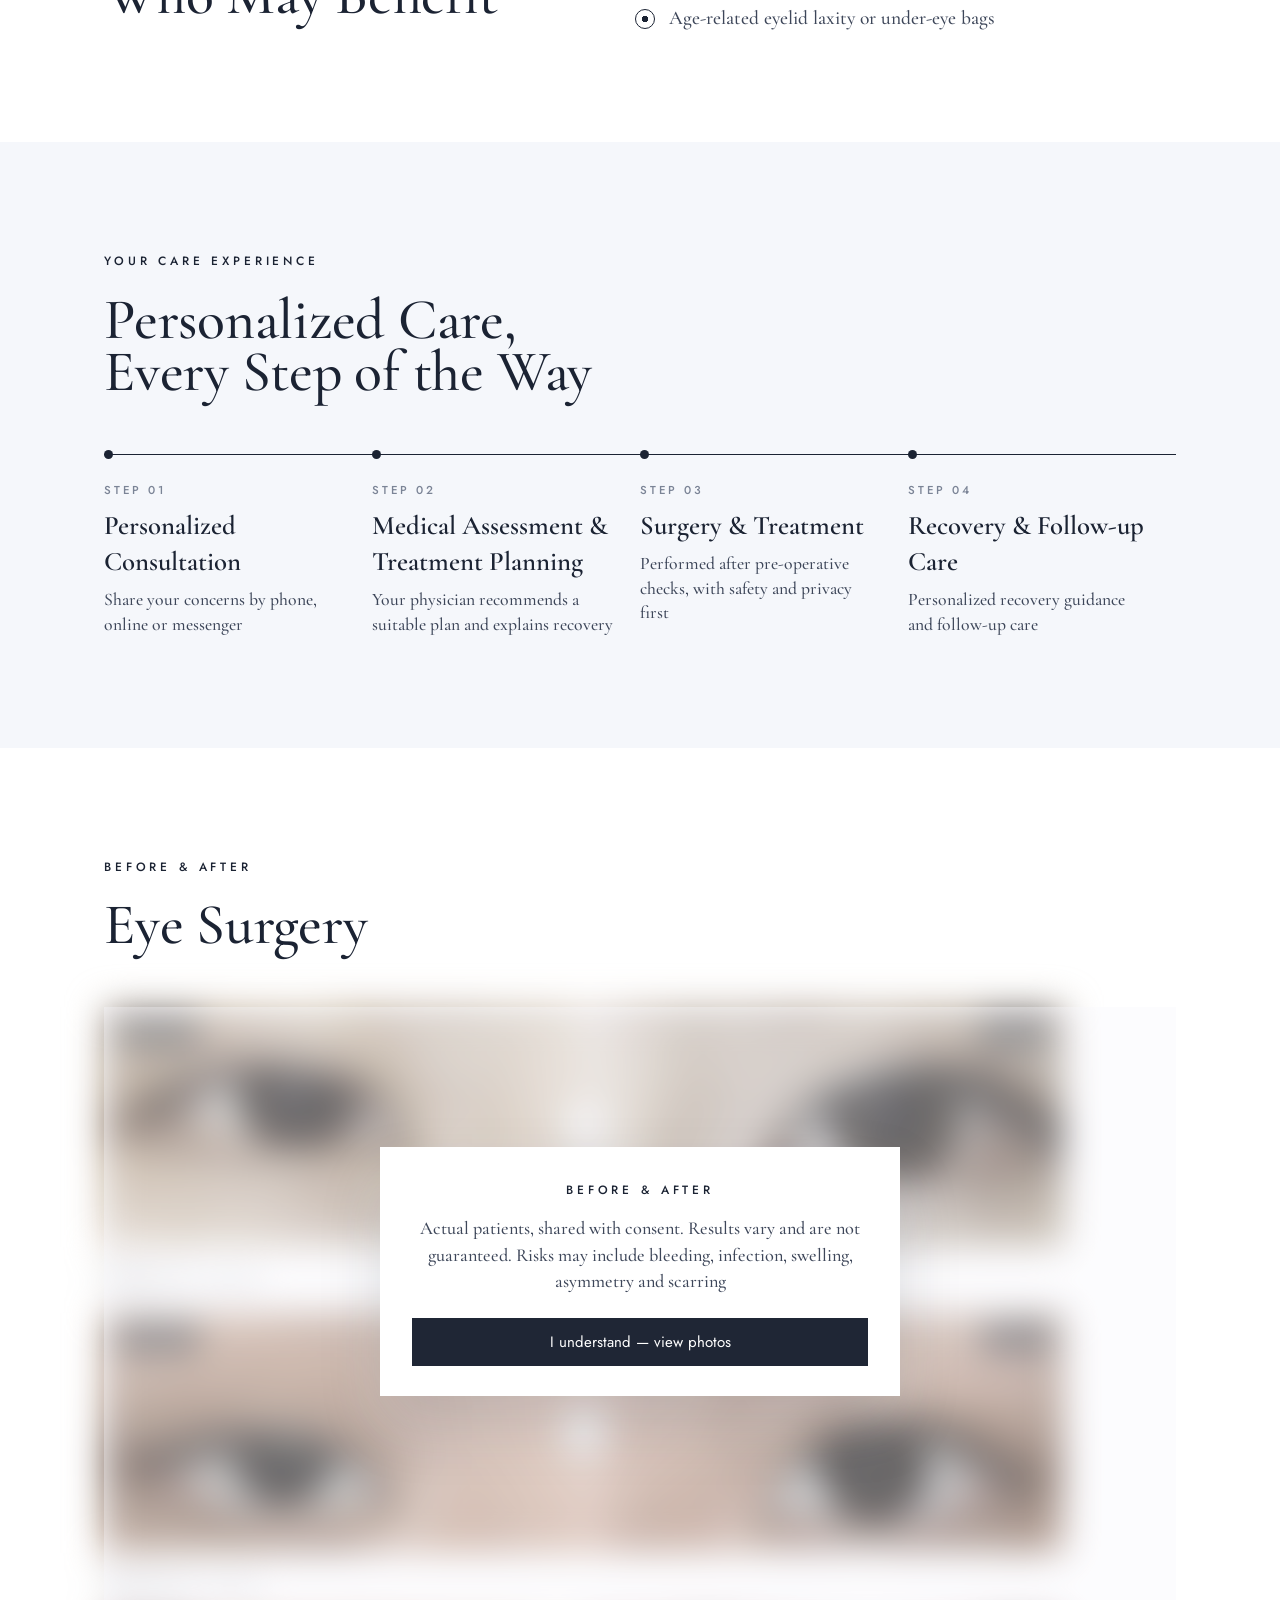
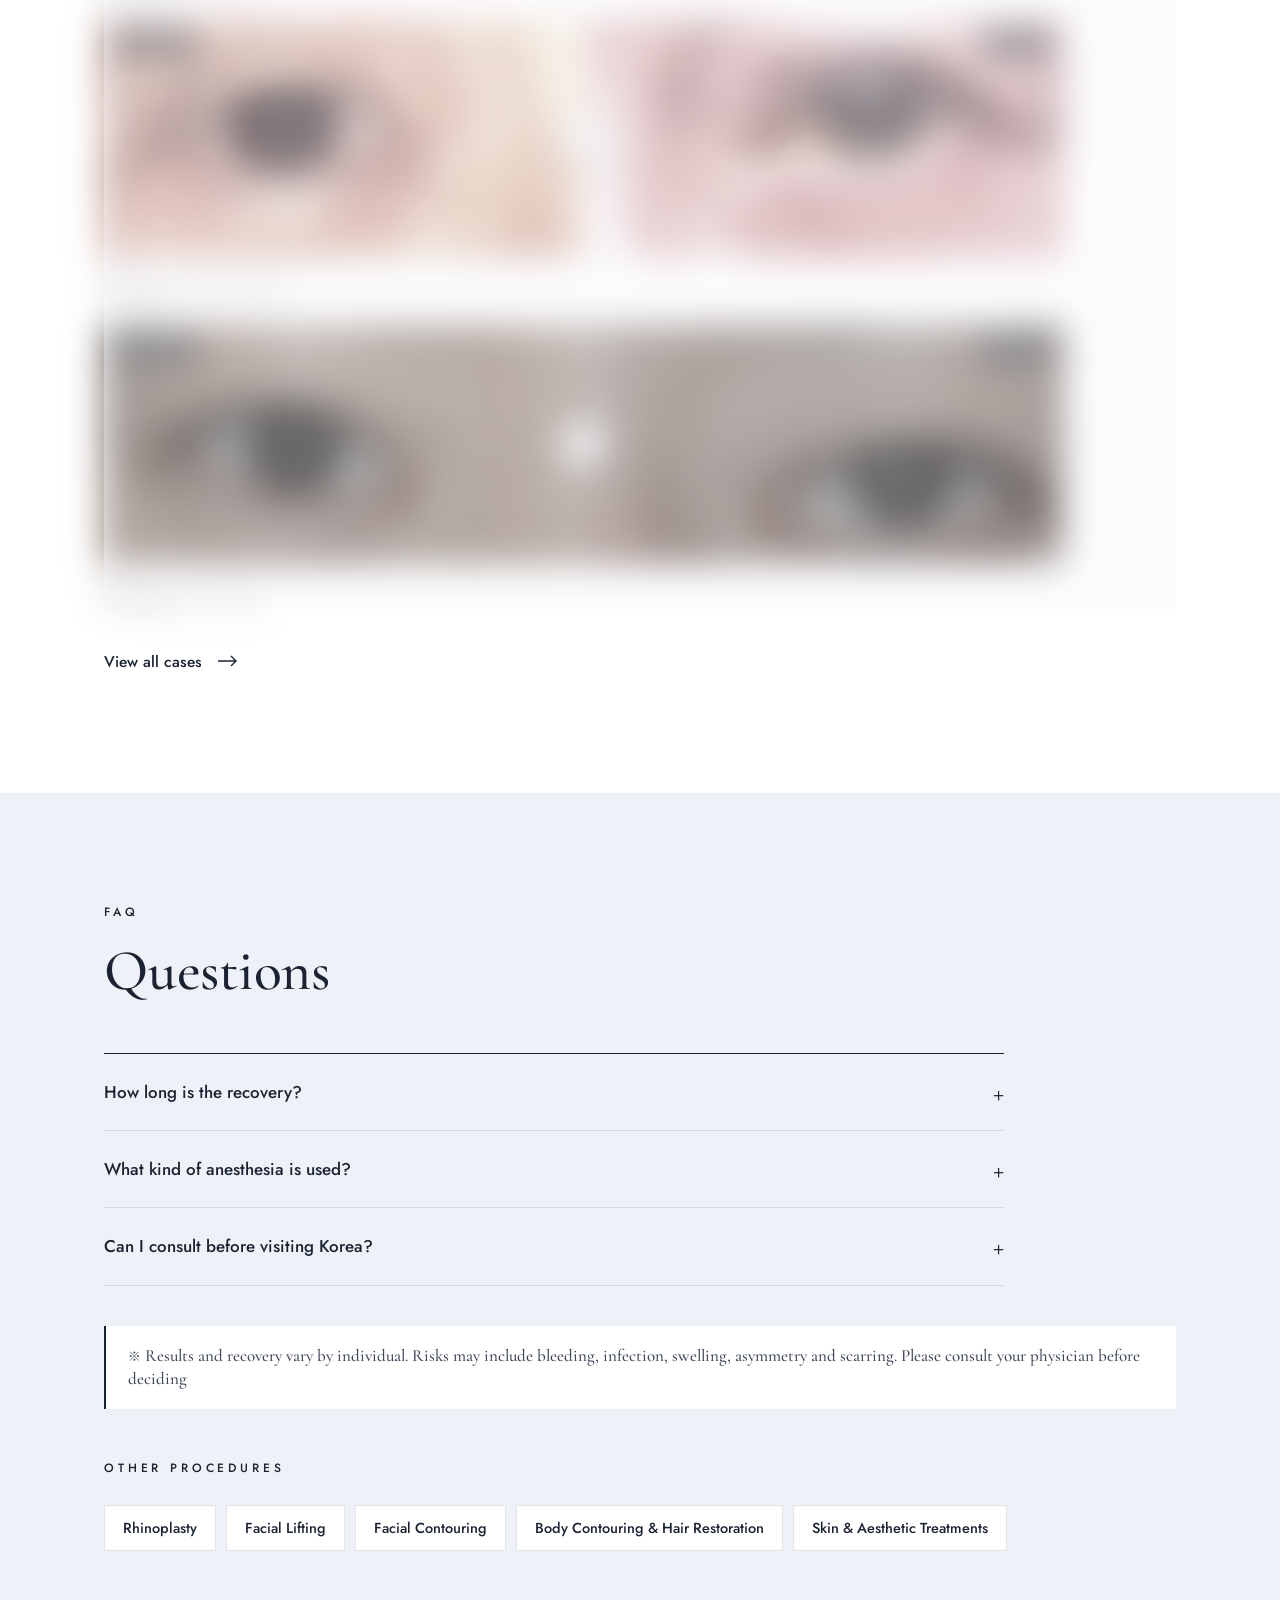
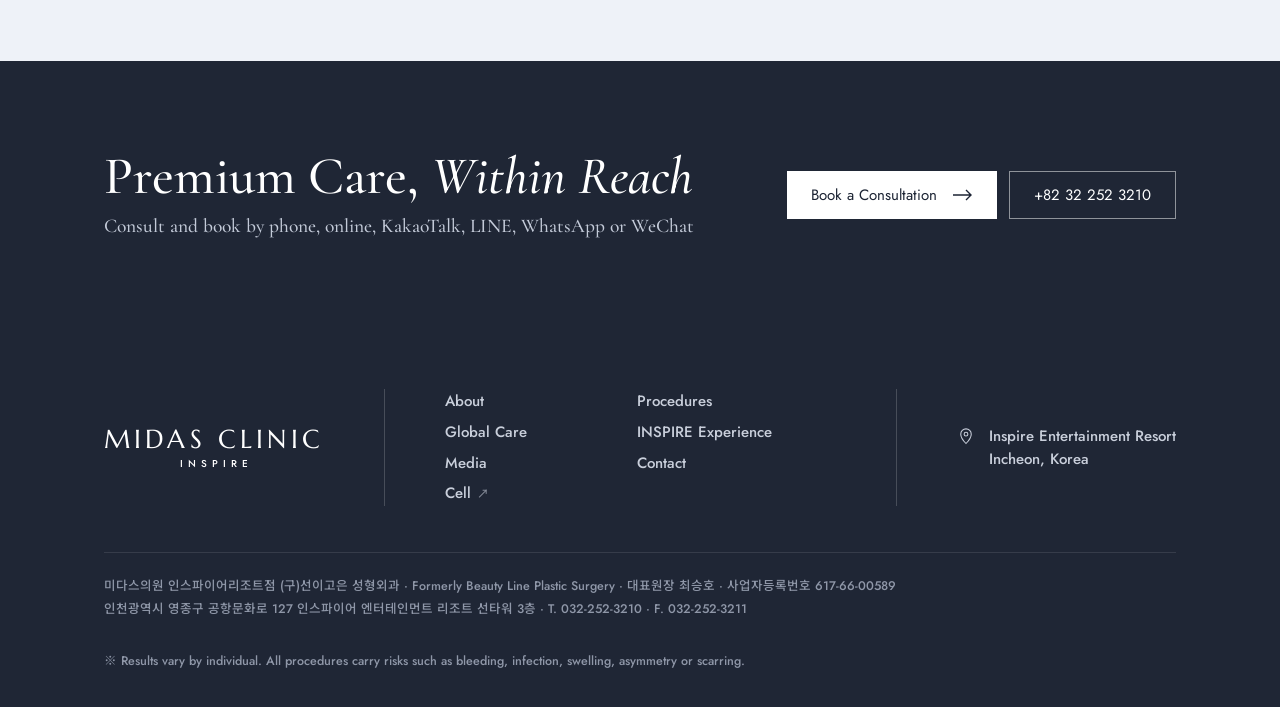
<file: eye.html>
<!DOCTYPE html>
<html lang="en">
<head>
<meta charset="UTF-8">
<meta name="viewport" content="width=device-width, initial-scale=1, viewport-fit=cover">
<title>Eye Surgery | 미다스의원 인스파이어 · MIDAS CLINIC</title>
<meta name="description" content="Eye Surgery at Midas Clinic, Inspire Resort Incheon. Eye surgery tailored to your features and proportions. 미다스의원 인스파이어리조트점 (구 선이고은 성형외과) 눈성형.">
<link rel="canonical" href="https://midas-inspire.com/eye.html">
<meta property="og:type" content="website">
<meta property="og:site_name" content="MIDAS CLINIC · INSPIRE 미다스의원">
<meta property="og:url" content="https://midas-inspire.com/eye.html">
<meta property="og:title" content="Eye Surgery | 미다스의원 인스파이어 · MIDAS CLINIC">
<meta property="og:image" content="https://midas-inspire.com/images/hero-inspire.jpg">
<meta name="theme-color" content="#eef2f8">
<link rel="preconnect" href="https://fonts.googleapis.com">
<link rel="preconnect" href="https://fonts.gstatic.com" crossorigin>
<link href="https://fonts.googleapis.com/css2?family=Cormorant+Garamond:ital,wght@0,500;0,600;1,500;1,600&family=Jost:wght@300;400;500&family=Marcellus&family=Noto+Sans+KR:wght@300;400;500&family=Noto+Sans+SC:wght@300;400;500&family=Noto+Serif+KR:wght@400;500&family=Noto+Serif+SC:wght@400;500&display=swap" rel="stylesheet">
<link rel="stylesheet" href="css/style.css">
</head>
<body data-title-ko="눈성형 — 미다스의원 인스파이어" data-title-zh="眼部整形 — MIDAS CLINIC · INSPIRE">

<a class="skip" href="#main">Skip to content</a>
<svg width="0" height="0" class="sr" aria-hidden="true">
  <symbol id="i-arrow" viewBox="0 0 20 12" fill="none" stroke="currentColor" stroke-width="1.4"><path d="M0 6h18M13 1l5 5-5 5"/></symbol>
  <symbol id="i-chev" viewBox="0 0 10 10" fill="none" stroke="currentColor" stroke-width="1.4"><path d="M1 3l4 4 4-4"/></symbol>
</svg>

<header class="header" id="header">
  <div class="header-in">
    <a href="index.html" class="logo" aria-label="Midas Clinic Inspire"><b>MIDAS CLINIC</b><small>INSPIRE</small></a>
    <nav class="gnb" aria-label="Main">
      <a href="about.html" data-ko="미다스 소개" data-zh="关于MIDAS">About</a>
      <a class="active" href="procedures.html" data-ko="진료 안내" data-zh="诊疗项目">Procedures</a>
      <a href="global-care.html" data-ko="글로벌 환자 서비스" data-zh="国际患者服务">Global Care</a>
      <a href="experience.html" data-ko="인스파이어 경험" data-zh="INSPIRE体验">INSPIRE Experience</a>
      <a href="media.html" data-ko="미디어" data-zh="媒体资讯">Media</a>
      <a href="contact.html" data-ko="문의 및 오시는 길" data-zh="联系我们">Contact</a>
      <a class="ext" href="https://panacell-website.pages.dev/" target="_blank" rel="noopener" data-ko="세포" data-zh="细胞">Cell</a>
    </nav>
    <div class="header-r">
      <div class="lang" id="lang">
        <button class="lang-btn" id="langBtn" aria-haspopup="true" aria-expanded="false"><span id="langLabel">EN</span><svg><use href="#i-chev"/></svg></button>
        <div class="lang-menu" role="menu">
          <button data-lang="en" role="menuitem">English</button>
          <button data-lang="ko" role="menuitem">한국어</button>
          <button data-lang="zh" role="menuitem">中文</button>
        </div>
      </div>
      <a class="header-cta" href="contact.html" data-ko="진료 상담" data-zh="诊疗咨询">Consultation</a>
      <button class="burger" id="burger" aria-label="Menu"><span></span><span></span></button>
    </div>
  </div>
</header>

<nav class="drawer" id="drawer" aria-label="Mobile">
  <a href="about.html" data-ko="미다스 소개" data-zh="关于MIDAS">About</a>
  <a href="procedures.html" data-ko="진료 안내" data-zh="诊疗项目">Procedures</a>
  <a href="global-care.html" data-ko="글로벌 환자 서비스" data-zh="国际患者服务">Global Care</a>
  <a href="experience.html" data-ko="인스파이어 경험" data-zh="INSPIRE体验">INSPIRE Experience</a>
  <a href="media.html" data-ko="미디어" data-zh="媒体资讯">Media</a>
  <a href="contact.html" data-ko="문의 및 오시는 길" data-zh="联系我们">Contact</a>
  <a class="ext" href="https://panacell-website.pages.dev/" target="_blank" rel="noopener" data-ko="세포" data-zh="细胞">Cell</a>
  <div class="drawer-foot">
    <div class="drawer-lang"><button data-lang="en">EN</button><button data-lang="ko">KR</button><button data-lang="zh">中文</button></div>
    <a class="drawer-tel" href="tel:+82322523210">+82 32 252 3210</a>
    <a class="btn" href="contact.html#form"><span data-ko="상담 및 예약" data-zh="预约咨询">Book a Consultation</span><svg><use href="#i-arrow"/></svg></a>
  </div>
</nav>

<main id="main">
<section class="page-hero">
  <div class="wrap">
      <div class="crumbs"><a href="index.html" data-ko="홈" data-zh="首页">Home</a> / <span data-ko="눈성형" data-zh="眼部整形">Eye Surgery</span></div>
      <div class="kicker" data-ko="진료 안내 · 눈" data-zh="诊疗项目 · 眼部">Procedures · Eyes</div>
      <h1 data-ko="개인의 눈매와&lt;br&gt;얼굴 균형을 고려한 눈성형" data-zh="结合个人特征的&lt;br&gt;眼部整形">Eye Surgery,<br><em>Tailored to Your Features</em></h1>
      <p class="lead" data-ko="눈 뜨는 힘과 피부 두께, 얼굴 비율에 맞춰 계획합니다" data-zh="根据睁眼功能、皮肤厚度与面部比例制定方案">Each plan reflects eyelid function, skin thickness and facial proportions</p>
  </div>
  <svg class="silk" viewBox="0 0 400 400" fill="none" aria-hidden="true" preserveAspectRatio="none">
    <defs><linearGradient id="silkG" x1="0" y1="1" x2="1" y2="0"><stop offset="0" stop-color="#fff" stop-opacity="0"/><stop offset=".55" stop-color="#fff" stop-opacity=".95"/><stop offset="1" stop-color="#dbe2ec" stop-opacity=".7"/></linearGradient></defs>
    <path d="M30 400 C 120 250, 250 150, 400 100 L400 400 Z" fill="url(#silkG)"/>
    <path d="M110 400 C 200 290, 300 220, 400 190" stroke="#fff" stroke-width="2"/>
  </svg>
</section>

<section class="section alt">
  <div class="wrap">
    <div class="sec-head">
      <div class="reveal"><div class="kicker" data-ko="진료 항목" data-zh="诊疗项目">Procedures</div><h2 class="title" data-ko="수술 및 시술 항목" data-zh="手术与治疗项目">Procedures &amp; Treatments</h2></div>
      
    </div>
    <div class="detail-list"><div class="detail reveal"><div class="n">01</div><h3 data-ko="쌍꺼풀 수술 (비절개·부분절개·절개)" data-zh="重睑术（非切开法／部分切开法／全切法）">Double Eyelid Surgery (Non-incisional / Partial-incision / Full-incision)</h3><p data-ko="피부 두께와 원하는 라인에 따라 방법을 선택합니다" data-zh="根据皮肤厚度与期望线条选择术式">Technique chosen by skin thickness and desired line</p></div><div class="detail reveal"><div class="n">02</div><h3 data-ko="안검하수 교정" data-zh="上睑下垂矫正">Ptosis Correction</h3><p data-ko="눈 뜨는 근육을 보강해 눈 뜨임을 개선합니다" data-zh="加强提上睑肌，改善睁眼">Strengthens the eyelid-opening muscles</p></div><div class="detail reveal"><div class="n">03</div><h3 data-ko="앞트임·뒤트임" data-zh="内眦开大术／外眦成形术">Epicanthoplasty / Lateral Canthoplasty</h3><p data-ko="눈의 가로 길이와 비율을 조정합니다" data-zh="调整眼部的横向长度与比例">Adjusts the horizontal length and proportion of the eyes</p></div><div class="detail reveal"><div class="n">04</div><h3 data-ko="상안검·하안검 성형" data-zh="上睑／下睑整形术">Upper / Lower Blepharoplasty</h3><p data-ko="처진 윗눈꺼풀과 눈밑 지방, 잔주름을 개선합니다" data-zh="改善上睑松弛、下睑脂肪膨出及细纹">Addresses upper eyelid laxity, lower eyelid fat and fine lines</p></div></div>
  </div>
</section>

<section class="section white">
  <div class="wrap two-col">
    <div class="reveal"><div class="kicker" data-ko="진료 대상" data-zh="适用人群">Indications</div><h2 class="title" data-ko="이런 경우 상담을 권합니다" data-zh="建议咨询的情况">Who May Benefit</h2></div>
    <ul class="checks reveal"><li data-ko="또렷하면서도 자연스러운 쌍꺼풀 라인을 원하는 경우" data-zh="希望重睑线清晰而自然">Seeking a defined yet natural eyelid line</li><li data-ko="눈 뜨는 힘이 약해 졸려 보이는 경우" data-zh="因睁眼无力而显得疲惫">Eyes that appear tired due to weak eye opening</li><li data-ko="나이가 들며 눈꺼풀 처짐이나 눈밑 지방이 생긴 경우" data-zh="随年龄出现眼睑松弛或眼袋">Age-related eyelid laxity or under-eye bags</li></ul>
  </div>
</section>

<section class="section">
  <div class="wrap">
    <div class="sec-head">
      <div class="reveal"><div class="kicker" data-ko="진료 과정" data-zh="诊疗流程">Your Care Experience</div><h2 class="title" data-ko="상담부터 사후관리까지,&lt;br&gt;체계적인 맞춤 의료 서비스" data-zh="从咨询到术后管理，&lt;br&gt;全程个性化医疗服务">Personalized Care,<br>Every Step of the Way</h2></div>
      
    </div>
    <div class="timeline four"><div class="tl reveal"><div class="k">Step 01</div><h4 data-ko="개인별 맞춤 상담" data-zh="个性化咨询">Personalized Consultation</h4><p data-ko="전화·온라인·메신저로 고민을 상담합니다" data-zh="通过电话、在线或通讯工具沟通需求">Share your concerns by phone, online or messenger</p></div><div class="tl reveal"><div class="k">Step 02</div><h4 data-ko="의료진 진료 및 맞춤 진료 계획" data-zh="医生面诊与方案制定">Medical Assessment &amp; Treatment Planning</h4><p data-ko="의료진이 적합한 방법과 회복 과정을 안내합니다" data-zh="医生说明适合的方案与恢复过程">Your physician recommends a suitable plan and explains recovery</p></div><div class="tl reveal"><div class="k">Step 03</div><h4 data-ko="수술 및 시술" data-zh="手术与治疗">Surgery &amp; Treatment</h4><p data-ko="사전 검사 후 안전과 프라이버시를 고려해 진행합니다" data-zh="完成术前检查后，在安全私密的环境中进行">Performed after pre-operative checks, with safety and privacy first</p></div><div class="tl reveal"><div class="k">Step 04</div><h4 data-ko="회복 및 사후관리" data-zh="恢复与术后管理">Recovery &amp; Follow-up Care</h4><p data-ko="회복 경과에 맞춘 안내와 사후관리를 제공합니다" data-zh="根据恢复情况提供指导与术后管理">Personalized recovery guidance and follow-up care</p></div></div>
  </div>
</section>

<section class="section white">
  <div class="wrap">
    <div class="sec-head">
      <div class="reveal"><div class="kicker" data-ko="전후 사진" data-zh="术前术后">Before &amp; After</div><h2 class="title" data-ko="눈성형" data-zh="眼部整形">Eye Surgery</h2></div>
      
    </div>
    <div class="ba-wrap" data-ba-gate>
    <div class="ba-grid"><figure class="ba reveal wide" data-cat="eye">
  <div class="ba-frame" style="--pos:50%;aspect-ratio:960/240">
    <img class="ba-after" src="images/results/eye01-after.jpg" alt="Case 27 after" loading="lazy" width="960" height="240">
    <img class="ba-before" src="images/results/eye01-before.jpg" alt="Case 27 before" loading="lazy" width="960" height="240">
    <span class="ba-tag l">Before</span><span class="ba-tag r">After</span>
    <span class="ba-handle" aria-hidden="true"></span>
    <input class="ba-range" type="range" min="0" max="100" value="50" aria-label="Compare before and after">
  </div>
  <figcaption><b>Case 27</b><span data-ko="눈성형" data-zh="眼部整形">Eye surgery</span></figcaption>
</figure><figure class="ba reveal wide" data-cat="eye">
  <div class="ba-frame" style="--pos:50%;aspect-ratio:960/240">
    <img class="ba-after" src="images/results/eye03-after.jpg" alt="Case 29 after" loading="lazy" width="960" height="240">
    <img class="ba-before" src="images/results/eye03-before.jpg" alt="Case 29 before" loading="lazy" width="960" height="240">
    <span class="ba-tag l">Before</span><span class="ba-tag r">After</span>
    <span class="ba-handle" aria-hidden="true"></span>
    <input class="ba-range" type="range" min="0" max="100" value="50" aria-label="Compare before and after">
  </div>
  <figcaption><b>Case 29</b><span data-ko="눈성형" data-zh="眼部整形">Eye surgery</span></figcaption>
</figure><figure class="ba reveal wide" data-cat="eye">
  <div class="ba-frame" style="--pos:50%;aspect-ratio:960/240">
    <img class="ba-after" src="images/results/eye06-after.jpg" alt="Case 32 after" loading="lazy" width="960" height="240">
    <img class="ba-before" src="images/results/eye06-before.jpg" alt="Case 32 before" loading="lazy" width="960" height="240">
    <span class="ba-tag l">Before</span><span class="ba-tag r">After</span>
    <span class="ba-handle" aria-hidden="true"></span>
    <input class="ba-range" type="range" min="0" max="100" value="50" aria-label="Compare before and after">
  </div>
  <figcaption><b>Case 32</b><span data-ko="안검하수 (눈매교정)" data-zh="上睑下垂矫正">Ptosis correction</span></figcaption>
</figure><figure class="ba reveal wide" data-cat="eye">
  <div class="ba-frame" style="--pos:50%;aspect-ratio:960/240">
    <img class="ba-after" src="images/results/eye08-after.jpg" alt="Case 34 after" loading="lazy" width="960" height="240">
    <img class="ba-before" src="images/results/eye08-before.jpg" alt="Case 34 before" loading="lazy" width="960" height="240">
    <span class="ba-tag l">Before</span><span class="ba-tag r">After</span>
    <span class="ba-handle" aria-hidden="true"></span>
    <input class="ba-range" type="range" min="0" max="100" value="50" aria-label="Compare before and after">
  </div>
  <figcaption><b>Case 34</b><span data-ko="눈성형" data-zh="眼部整形">Eye surgery</span></figcaption>
</figure></div>
    <div class="ba-gate">
      <div class="ba-gate-box">
        <div class="kicker" data-ko="전후 사진" data-zh="术前术后">Before &amp; After</div>
        <p data-ko="동의를 받은 실제 환자 사례입니다. 결과는 개인마다 다르며 같은 결과를 보장하지 않습니다. 출혈·감염·부기·비대칭·흉터 등의 부작용이 생길 수 있습니다" data-zh="经本人同意的真实案例。效果因人而异，不保证相同效果。可能出现出血、感染、肿胀、不对称及瘢痕等风险">Actual patients, shared with consent. Results vary and are not guaranteed. Risks may include bleeding, infection, swelling, asymmetry and scarring</p>
        <button type="button" class="btn ba-open"><span data-ko="확인했습니다 · 사진 보기" data-zh="我已了解 · 查看照片">I understand — view photos</span></button>
      </div>
    </div>
  </div>
    <a class="arrow-link reveal" href="results.html#eye"><span data-ko="전후 사례 모두 보기" data-zh="查看全部案例">View all cases</span><svg><use href="#i-arrow"/></svg></a>
  </div>
</section>
<section class="section alt">
  <div class="wrap">
    <div class="sec-head">
      <div class="reveal"><div class="kicker" data-ko="자주 묻는 질문" data-zh="常见问题">FAQ</div><h2 class="title" data-ko="자주 묻는 질문" data-zh="常见问题">Questions</h2></div>
      
    </div>
    <div class="faq reveal"><details><summary><span data-ko="회복 기간은 얼마나 걸리나요?" data-zh="恢复期需要多久？">How long is the recovery?</span></summary><p data-ko="수술 종류와 개인 상태에 따라 다르며, 상담 때 안내해 드립니다" data-zh="因项目与个人情况而异，面诊时会详细说明">It depends on the procedure and your condition. We explain it during consultation</p></details><details><summary><span data-ko="마취는 어떻게 하나요?" data-zh="采用何种麻醉？">What kind of anesthesia is used?</span></summary><p data-ko="수술 범위와 건강 상태를 확인해 정하며, 미리 설명드립니다" data-zh="根据手术范围与健康状况确定，并提前说明">Decided after reviewing the procedure and your health, and explained in advance</p></details><details><summary><span data-ko="방문 전에 미리 상담할 수 있나요?" data-zh="来韩国之前可以先咨询吗？">Can I consult before visiting Korea?</span></summary><p data-ko="네. 메신저로 사진과 질문을 보내주시면 사전 상담이 가능하며, 최종 계획은 내원 후 확정합니다" data-zh="可以。通过通讯工具发送照片和问题即可预先咨询，最终方案面诊后确定">Yes. Send photos and questions by messenger; the final plan is confirmed after an in-person exam</p></details></div>
    <div class="notice reveal" data-ko="※ 결과와 회복 기간은 개인마다 다르며, 출혈·감염·부기·비대칭·흉터 등의 부작용이 생길 수 있습니다. 의료진과 충분히 상담한 뒤 결정하세요" data-zh="※ 效果与恢复期因人而异，可能出现出血、感染、肿胀、不对称及瘢痕等风险，请与医生充分沟通后再做决定">※ Results and recovery vary by individual. Risks may include bleeding, infection, swelling, asymmetry and scarring. Please consult your physician before deciding</div>
    <div class="reveal" style="margin-top:50px"><div class="kicker" data-ko="다른 진료 분야" data-zh="其他诊疗项目">Other Procedures</div><div class="other-procs"><a href="rhinoplasty.html" data-ko="코성형" data-zh="鼻部整形">Rhinoplasty</a><a href="lifting.html" data-ko="리프팅" data-zh="面部提升">Facial Lifting</a><a href="contouring.html" data-ko="안면 윤곽" data-zh="面部轮廓塑形">Facial Contouring</a><a href="body.html" data-ko="바디성형 및 모발이식" data-zh="形体塑形与毛发移植">Body Contouring &amp; Hair Restoration</a><a href="skin.html" data-ko="피부·미용 시술" data-zh="皮肤美容与微整形">Skin &amp; Aesthetic Treatments</a></div></div>
  </div>
</section>

<section class="cta-band">
  <div class="wrap">
    <div><h2 data-ko="어디서든 연결되는 &lt;em&gt;프리미엄 의료 서비스&lt;/em&gt;" data-zh="品质医疗，&lt;em&gt;触手可及&lt;/em&gt;">Premium Care, <em>Within Reach</em></h2><p data-ko="전화·온라인·카카오톡·LINE·WhatsApp·WeChat으로 상담 및 예약이 가능합니다" data-zh="可通过电话、在线、KakaoTalk、LINE、WhatsApp或微信咨询预约">Consult and book by phone, online, KakaoTalk, LINE, WhatsApp or WeChat</p></div>
    <div class="btns">
      <a class="btn" href="contact.html?interest=1#form"><span data-ko="상담 및 예약" data-zh="预约咨询">Book a Consultation</span><svg><use href="#i-arrow"/></svg></a>
      <a class="btn ghost" href="tel:+82322523210">+82 32 252 3210</a>
    </div>
  </div>
</section>
</main>

<footer class="footer">
  <div class="wrap">
    <div class="footer-grid">
      <a href="index.html" class="logo"><b>MIDAS CLINIC</b><small>INSPIRE</small></a>
      <nav class="footer-links" aria-label="Footer">
        <a href="about.html" data-ko="미다스 소개" data-zh="关于MIDAS">About</a>
        <a href="procedures.html" data-ko="진료 안내" data-zh="诊疗项目">Procedures</a>
        <a href="global-care.html" data-ko="글로벌 환자 서비스" data-zh="国际患者服务">Global Care</a>
        <a href="experience.html" data-ko="인스파이어 경험" data-zh="INSPIRE体验">INSPIRE Experience</a>
        <a href="media.html" data-ko="미디어" data-zh="媒体资讯">Media</a>
        <a href="contact.html" data-ko="문의 및 오시는 길" data-zh="联系我们">Contact</a>
        <a class="ext" href="https://panacell-website.pages.dev/" target="_blank" rel="noopener" data-ko="세포" data-zh="细胞">Cell</a>
      </nav>
      <div class="footer-addr">
        <svg viewBox="0 0 24 24" fill="none" stroke="currentColor" stroke-width="1.4"><path d="M12 22s7-7.2 7-12.5A7 7 0 0 0 5 9.5C5 14.8 12 22 12 22z"/><circle cx="12" cy="9.5" r="2.5"/></svg>
        <span data-ko="인스파이어 엔터테인먼트 리조트&lt;br&gt;인천, 대한민국" data-zh="Inspire Entertainment Resort&lt;br&gt;韩国 仁川">Inspire Entertainment Resort<br>Incheon, Korea</span>
      </div>
    </div>
    <div class="footer-bottom">
      <span>미다스의원 인스파이어리조트점 (구)선이고은 성형외과 · Formerly Beauty Line Plastic Surgery · 대표원장 최승호 · 사업자등록번호 617-66-00589<br>인천광역시 영종구 공항문화로 127 인스파이어 엔터테인먼트 리조트 선타워 3층 · T. 032-252-3210 · F. 032-252-3211</span>
      <span data-ko="※ 모든 수술 및 시술은 개인에 따라 결과가 다를 수 있으며 출혈·감염·부종·비대칭·흉터 등의 부작용이 발생할 수 있습니다." data-zh="※ 手术效果因人而异，所有手术均可能出现出血、感染、肿胀、不对称或疤痕等副作用。">※ Results vary by individual. All procedures carry risks such as bleeding, infection, swelling, asymmetry or scarring.</span>
    </div>
  </div>
</footer>

<nav class="mobile-bar" aria-label="Quick actions">
  <a href="tel:+82322523210"><svg viewBox="0 0 24 24" fill="none" stroke="currentColor" stroke-width="1.5"><path d="M5 4h4l2 5-2.5 1.5a11 11 0 0 0 5 5L15 13l5 2v4a2 2 0 0 1-2 2A16 16 0 0 1 3 6a2 2 0 0 1 2-2z"/></svg><span data-ko="전화" data-zh="致电">Call</span></a>
  <a href="contact.html#messengers"><svg viewBox="0 0 24 24" fill="none" stroke="currentColor" stroke-width="1.5"><path d="M4 5h16v11H9l-5 4z"/></svg><span data-ko="메신저" data-zh="在线咨询">Messenger</span></a>
  <a class="primary" href="contact.html#form"><svg viewBox="0 0 24 24" fill="none" stroke="currentColor" stroke-width="1.5"><rect x="4" y="5" width="16" height="15" rx="1"/><path d="M4 10h16M9 3v4M15 3v4"/></svg><span data-ko="진료 상담" data-zh="诊疗咨询">Consultation</span></a>
</nav>
<a class="to-top" href="#top" aria-label="Back to top"><svg viewBox="0 0 24 24" fill="none" stroke="currentColor" stroke-width="1.5"><path d="M12 19V5M6 11l6-6 6 6"/></svg></a>

<script src="js/main.js"></script>
</body>
</html>
</file>
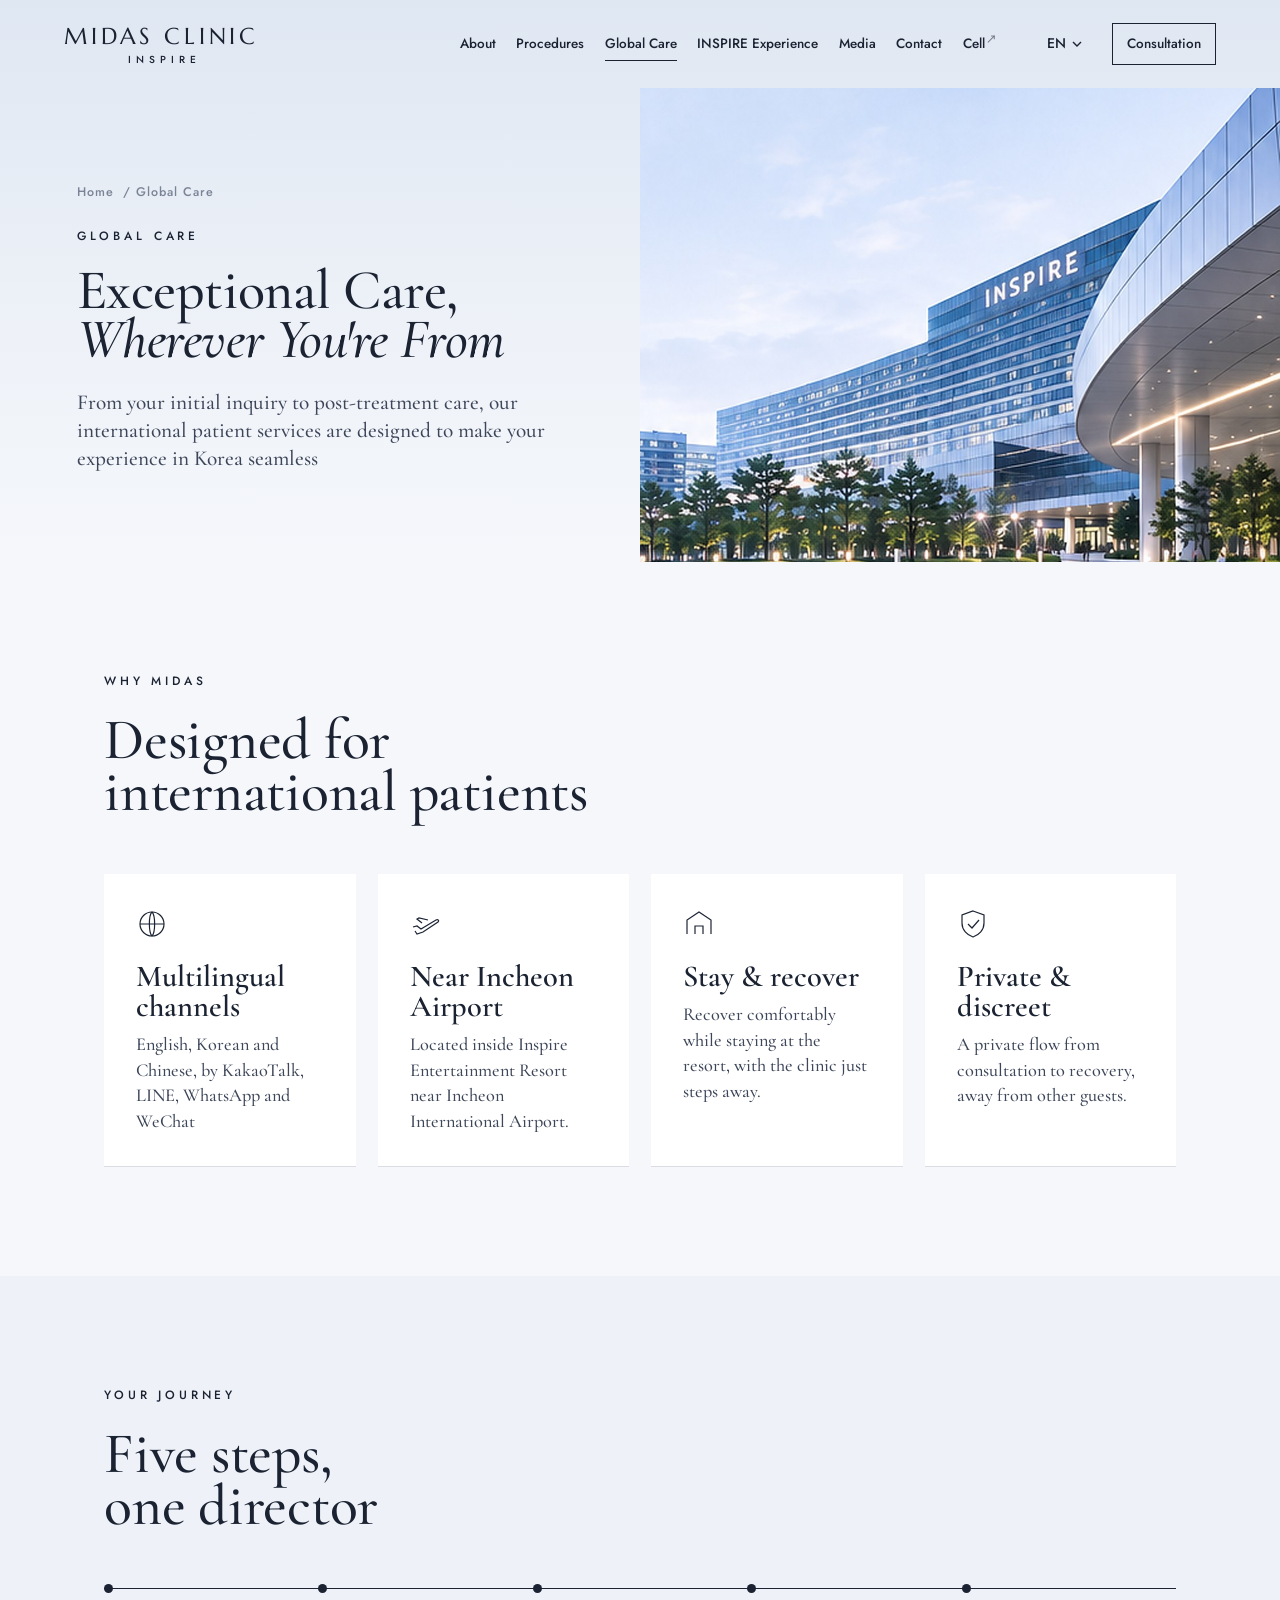
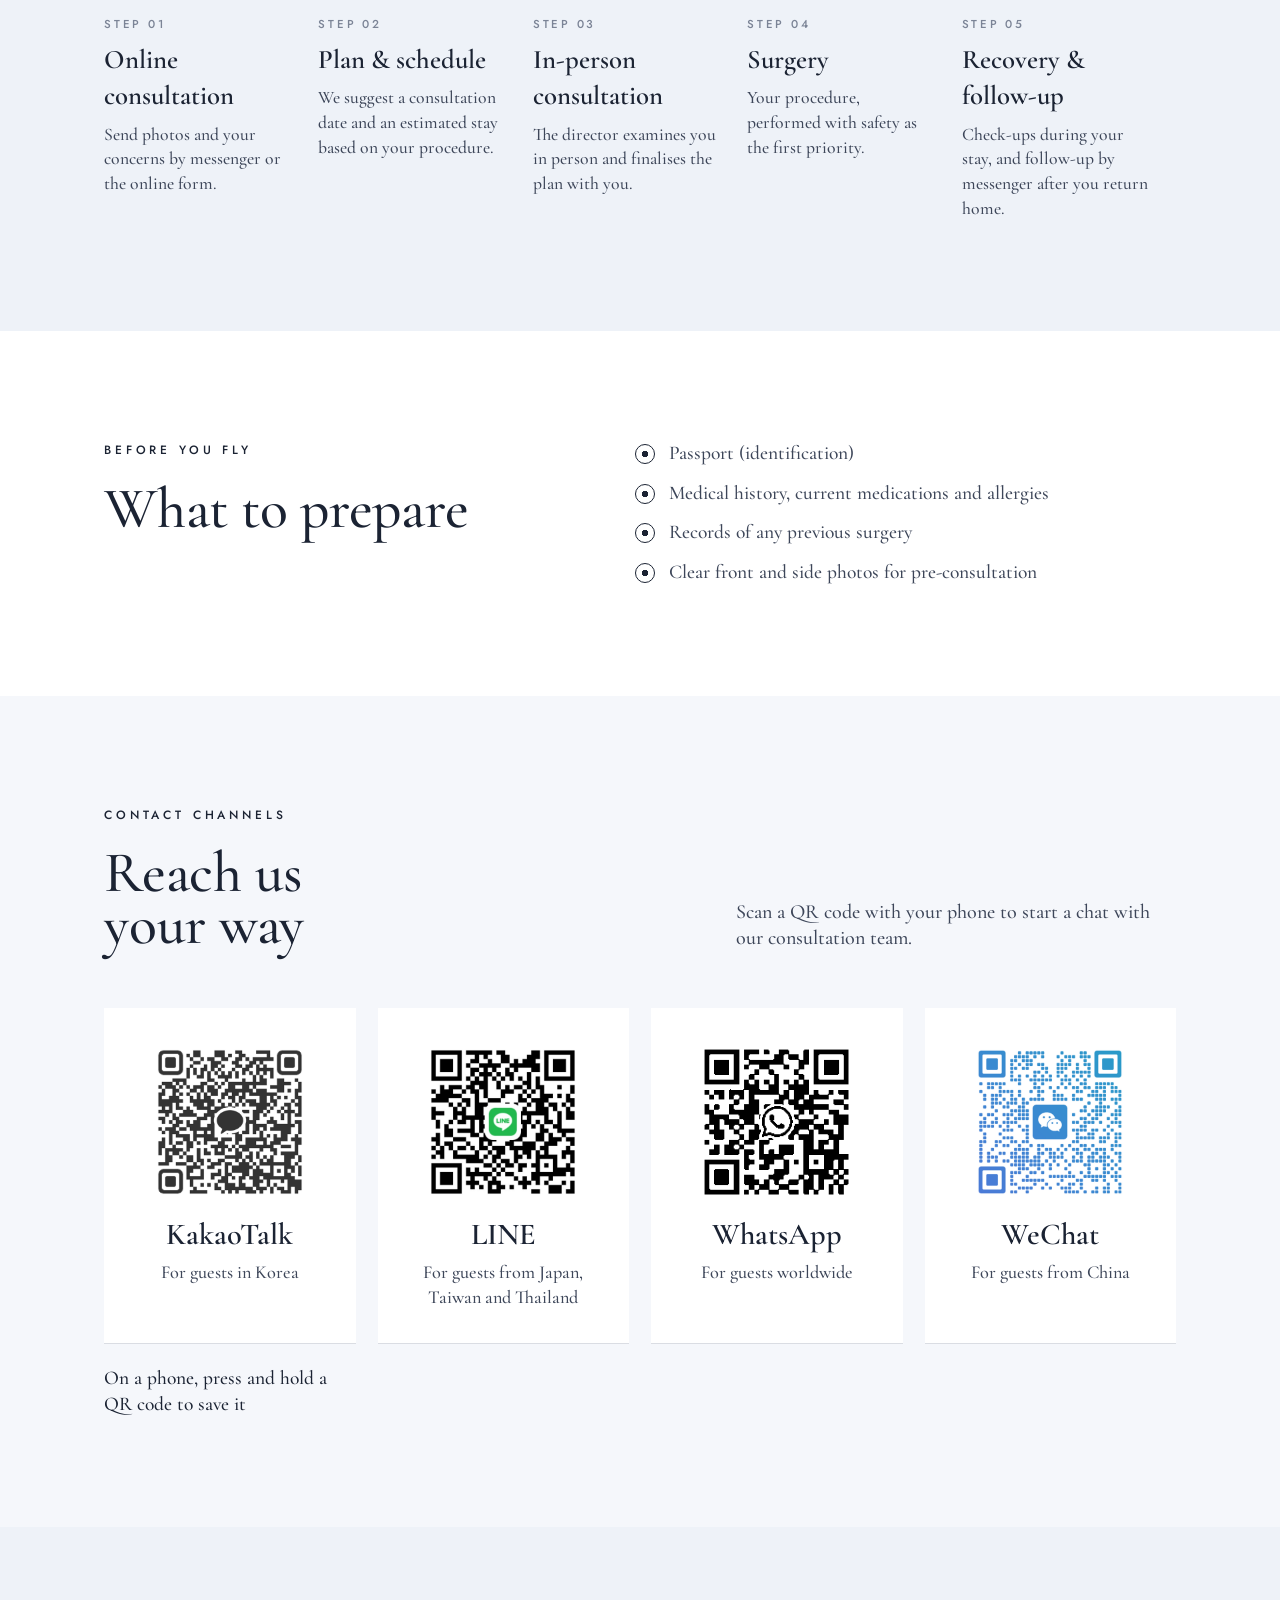
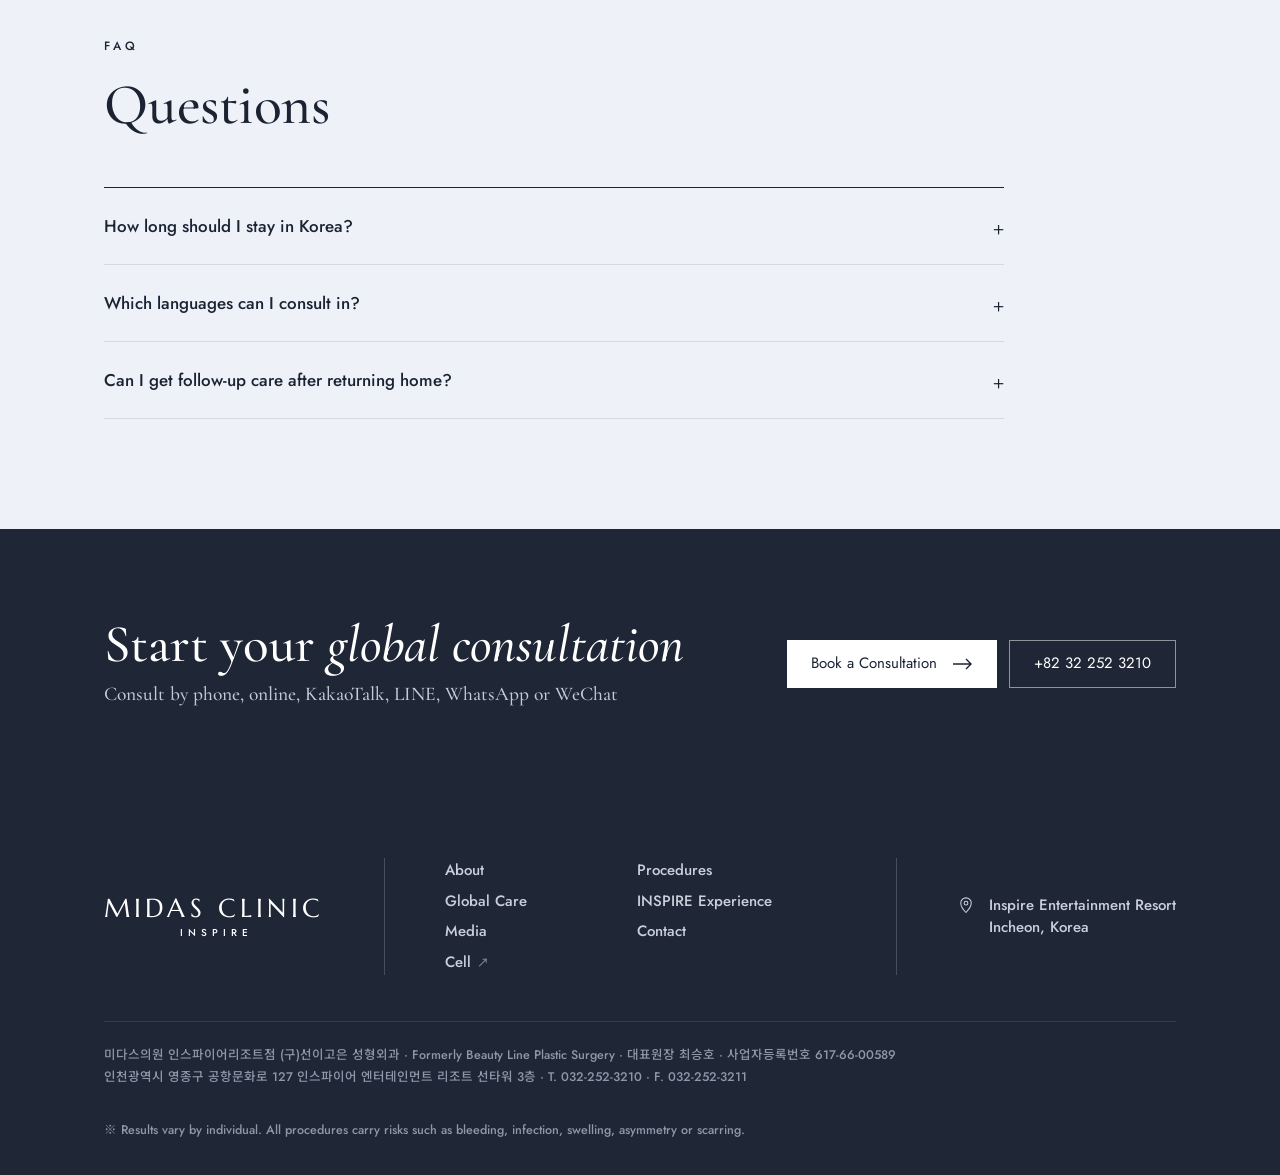
<file: global-care.html>
<!DOCTYPE html>
<html lang="en">
<head>
<meta charset="UTF-8">
<meta name="viewport" content="width=device-width, initial-scale=1, viewport-fit=cover">
<title>Global Care | 미다스의원 인스파이어 · MIDAS CLINIC</title>
<meta name="description" content="International patients at Midas Clinic Inspire, near Incheon International Airport. Consult via KakaoTalk, WhatsApp, WeChat. 미다스의원 인스파이어리조트점 (구 선이고은 성형외과) 글로벌 환자 서비스.">
<link rel="canonical" href="https://midas-inspire.com/global-care.html">
<meta property="og:type" content="website">
<meta property="og:site_name" content="MIDAS CLINIC · INSPIRE 미다스의원">
<meta property="og:url" content="https://midas-inspire.com/global-care.html">
<meta property="og:title" content="Global Care | 미다스의원 인스파이어 · MIDAS CLINIC">
<meta property="og:image" content="https://midas-inspire.com/images/hero-inspire.jpg">
<meta name="theme-color" content="#eef2f8">
<link rel="preconnect" href="https://fonts.googleapis.com">
<link rel="preconnect" href="https://fonts.gstatic.com" crossorigin>
<link href="https://fonts.googleapis.com/css2?family=Cormorant+Garamond:ital,wght@0,500;0,600;1,500;1,600&family=Jost:wght@300;400;500&family=Marcellus&family=Noto+Sans+KR:wght@300;400;500&family=Noto+Sans+SC:wght@300;400;500&family=Noto+Serif+KR:wght@400;500&family=Noto+Serif+SC:wght@400;500&display=swap" rel="stylesheet">
<link rel="stylesheet" href="css/style.css">
</head>
<body data-title-ko="글로벌 환자 서비스 — 미다스의원 인스파이어" data-title-zh="国际患者服务 — MIDAS CLINIC · INSPIRE">

<a class="skip" href="#main">Skip to content</a>
<svg width="0" height="0" class="sr" aria-hidden="true">
  <symbol id="i-arrow" viewBox="0 0 20 12" fill="none" stroke="currentColor" stroke-width="1.4"><path d="M0 6h18M13 1l5 5-5 5"/></symbol>
  <symbol id="i-chev" viewBox="0 0 10 10" fill="none" stroke="currentColor" stroke-width="1.4"><path d="M1 3l4 4 4-4"/></symbol>
</svg>

<header class="header" id="header">
  <div class="header-in">
    <a href="index.html" class="logo" aria-label="Midas Clinic Inspire"><b>MIDAS CLINIC</b><small>INSPIRE</small></a>
    <nav class="gnb" aria-label="Main">
      <a href="about.html" data-ko="미다스 소개" data-zh="关于MIDAS">About</a>
      <a href="procedures.html" data-ko="진료 안내" data-zh="诊疗项目">Procedures</a>
      <a class="active" href="global-care.html" data-ko="글로벌 환자 서비스" data-zh="国际患者服务">Global Care</a>
      <a href="experience.html" data-ko="인스파이어 경험" data-zh="INSPIRE体验">INSPIRE Experience</a>
      <a href="media.html" data-ko="미디어" data-zh="媒体资讯">Media</a>
      <a href="contact.html" data-ko="문의 및 오시는 길" data-zh="联系我们">Contact</a>
      <a class="ext" href="https://panacell-website.pages.dev/" target="_blank" rel="noopener" data-ko="세포" data-zh="细胞">Cell</a>
    </nav>
    <div class="header-r">
      <div class="lang" id="lang">
        <button class="lang-btn" id="langBtn" aria-haspopup="true" aria-expanded="false"><span id="langLabel">EN</span><svg><use href="#i-chev"/></svg></button>
        <div class="lang-menu" role="menu">
          <button data-lang="en" role="menuitem">English</button>
          <button data-lang="ko" role="menuitem">한국어</button>
          <button data-lang="zh" role="menuitem">中文</button>
        </div>
      </div>
      <a class="header-cta" href="contact.html" data-ko="진료 상담" data-zh="诊疗咨询">Consultation</a>
      <button class="burger" id="burger" aria-label="Menu"><span></span><span></span></button>
    </div>
  </div>
</header>

<nav class="drawer" id="drawer" aria-label="Mobile">
  <a href="about.html" data-ko="미다스 소개" data-zh="关于MIDAS">About</a>
  <a href="procedures.html" data-ko="진료 안내" data-zh="诊疗项目">Procedures</a>
  <a href="global-care.html" data-ko="글로벌 환자 서비스" data-zh="国际患者服务">Global Care</a>
  <a href="experience.html" data-ko="인스파이어 경험" data-zh="INSPIRE体验">INSPIRE Experience</a>
  <a href="media.html" data-ko="미디어" data-zh="媒体资讯">Media</a>
  <a href="contact.html" data-ko="문의 및 오시는 길" data-zh="联系我们">Contact</a>
  <a class="ext" href="https://panacell-website.pages.dev/" target="_blank" rel="noopener" data-ko="세포" data-zh="细胞">Cell</a>
  <div class="drawer-foot">
    <div class="drawer-lang"><button data-lang="en">EN</button><button data-lang="ko">KR</button><button data-lang="zh">中文</button></div>
    <a class="drawer-tel" href="tel:+82322523210">+82 32 252 3210</a>
    <a class="btn" href="contact.html#form"><span data-ko="상담 및 예약" data-zh="预约咨询">Book a Consultation</span><svg><use href="#i-arrow"/></svg></a>
  </div>
</nav>

<main id="main">
<section class="page-hero with-img">
  <div class="wrap">
      <div class="crumbs"><a href="index.html" data-ko="홈" data-zh="首页">Home</a> / <span data-ko="글로벌 환자 서비스" data-zh="国际患者服务">Global Care</span></div>
      <div class="kicker" data-ko="글로벌 환자 서비스" data-zh="国际患者服务">Global Care</div>
      <h1 data-ko="국경을 넘어 만나는&lt;br&gt;프리미엄 의료 서비스" data-zh="跨越国界，&lt;br&gt;尽享品质医疗">Exceptional Care,<br><em>Wherever You're From</em></h1>
      <p class="lead" data-ko="상담부터 진료, 사후관리까지 해외 환자를 위한 맞춤형 서비스를 제공합니다" data-zh="从初步咨询、就诊安排到术后管理，为国际患者提供个性化、便捷的医疗服务">From your initial inquiry to post-treatment care, our international patient services are designed to make your experience in Korea seamless</p>
  </div>
  <div class="media"><img src="images/hero-inspire.jpg" alt="" fetchpriority="high"></div>
</section>

<section class="section">
  <div class="wrap">
    <div class="sec-head">
      <div class="reveal"><div class="kicker" data-ko="왜 미다스인가" data-zh="为何选择美达斯">Why Midas</div><h2 class="title" data-ko="해외 고객을 위한&lt;br&gt;진료 환경" data-zh="为海外顾客&lt;br&gt;打造的诊疗环境">Designed for<br>international patients</h2></div>
      
    </div>
    <div class="cards four"><div class="card reveal"><svg class="ic" viewBox="0 0 32 32" fill="none" stroke="currentColor" stroke-width="1.2"><circle cx="16" cy="16" r="12"/><path d="M4 16h24M16 4c3.5 3.4 3.5 20.6 0 24M16 4c-3.5 3.4-3.5 20.6 0 24"/></svg><h3 data-ko="다국어 상담 채널" data-zh="多语种咨询渠道">Multilingual channels</h3><p data-ko="영어·한국어·중국어, 4개 메신저 상담" data-zh="英文、韩文、中文，四种通讯工具咨询">English, Korean and Chinese, by KakaoTalk, LINE, WhatsApp and WeChat</p></div><div class="card reveal"><svg class="ic" viewBox="0 0 32 32" fill="none" stroke="currentColor" stroke-width="1.2"><path d="M3 19l4-1 4 3 15-9c2-1 3.5.5 2 2L13 24l-6 2-2-3"/><path d="M12 15l-5-4 2-1 9 2"/></svg><h3 data-ko="인천국제공항 인근" data-zh="毗邻仁川机场">Near Incheon Airport</h3><p data-ko="인천국제공항 인근 인스파이어 엔터테인먼트 리조트 안에 있습니다." data-zh="位于仁川国际机场附近的Inspire娱乐度假村内。">Located inside Inspire Entertainment Resort near Incheon International Airport.</p></div><div class="card reveal"><svg class="ic" viewBox="0 0 32 32" fill="none" stroke="currentColor" stroke-width="1.2"><path d="M4 26V12l12-8 12 8v14"/><path d="M12 26v-8h8v8"/></svg><h3 data-ko="머물며 회복" data-zh="入住与恢复">Stay & recover</h3><p data-ko="리조트에 머물며 가까운 거리에서 편안하게 회복할 수 있습니다." data-zh="可在度假村入住，就近舒适地恢复。">Recover comfortably while staying at the resort, with the clinic just steps away.</p></div><div class="card reveal"><svg class="ic" viewBox="0 0 32 32" fill="none" stroke="currentColor" stroke-width="1.2"><path d="M16 3l11 4v8c0 7-5 12-11 14C10 27 5 22 5 15V7z"/><path d="M11 16l4 4 7-8"/></svg><h3 data-ko="프라이빗 진료" data-zh="私密诊疗">Private & discreet</h3><p data-ko="상담부터 회복까지 다른 고객과 마주치지 않는 동선으로 진행합니다." data-zh="从咨询到恢复全程私密动线，避免与其他顾客碰面。">A private flow from consultation to recovery, away from other guests.</p></div></div>
  </div>
</section>

<section class="section alt">
  <div class="wrap">
    <div class="sec-head">
      <div class="reveal"><div class="kicker" data-ko="진료 과정" data-zh="诊疗流程">Your journey</div><h2 class="title" data-ko="다섯 단계,&lt;br&gt;한 명의 원장" data-zh="五个步骤，&lt;br&gt;一位院长">Five steps,<br>one director</h2></div>
      
    </div>
    <div class="timeline"><div class="tl reveal"><div class="k">Step 01</div><h4 data-ko="온라인 사전 상담" data-zh="线上预先咨询">Online consultation</h4><p data-ko="메신저나 온라인 상담으로 사진과 고민을 보내주세요." data-zh="通过即时通讯或在线表单发送照片与需求。">Send photos and your concerns by messenger or the online form.</p></div><div class="tl reveal"><div class="k">Step 02</div><h4 data-ko="일정 계획" data-zh="制定行程">Plan & schedule</h4><p data-ko="진료 항목에 맞춰 상담 날짜와 예상 체류 기간을 안내합니다." data-zh="根据项目建议面诊日期与预计停留时间。">We suggest a consultation date and an estimated stay based on your procedure.</p></div><div class="tl reveal"><div class="k">Step 03</div><h4 data-ko="내원 상담" data-zh="到院面诊">In-person consultation</h4><p data-ko="대표원장이 직접 진찰하고 최종 계획을 함께 정합니다." data-zh="院长亲自诊察，与您共同确定最终方案。">The director examines you in person and finalises the plan with you.</p></div><div class="tl reveal"><div class="k">Step 04</div><h4 data-ko="수술 · 시술" data-zh="手术">Surgery</h4><p data-ko="안전을 최우선으로 진행합니다." data-zh="以安全为第一原则进行手术。">Your procedure, performed with safety as the first priority.</p></div><div class="tl reveal"><div class="k">Step 05</div><h4 data-ko="회복 · 사후 관리" data-zh="恢复与随访">Recovery & follow-up</h4><p data-ko="체류 중 경과를 확인하고, 귀국 후에도 메신저로 경과를 확인합니다." data-zh="停留期间复诊，回国后通过即时通讯继续随访。">Check-ups during your stay, and follow-up by messenger after you return home.</p></div></div>
  </div>
</section>

<section class="section white">
  <div class="wrap two-col">
    <div class="reveal"><div class="kicker" data-ko="출국 전 준비" data-zh="出发前准备">Before you fly</div><h2 class="title" data-ko="준비하실 것" data-zh="需要准备的物品">What to prepare</h2></div>
    <ul class="checks reveal"><li data-ko="여권 등 신분증" data-zh="护照（身份证明）">Passport (identification)</li><li data-ko="병력, 복용 중인 약, 알레르기 정보" data-zh="病史、正在服用的药物及过敏信息">Medical history, current medications and allergies</li><li data-ko="이전 수술 기록 (해당 시)" data-zh="既往手术记录（如有）">Records of any previous surgery</li><li data-ko="사전 상담용 정면·측면 사진" data-zh="用于预先咨询的正面与侧面照片">Clear front and side photos for pre-consultation</li></ul>
  </div>
</section>

<section class="section">
  <div class="wrap">
    <div class="sec-head">
      <div class="reveal"><div class="kicker" data-ko="상담 채널" data-zh="咨询渠道">Contact channels</div><h2 class="title" data-ko="편한 방법으로&lt;br&gt;연락하세요" data-zh="选择您方便的&lt;br&gt;方式联系我们">Reach us<br>your way</h2></div>
      <p class="lead reveal" data-ko="휴대폰으로 QR 코드를 스캔하면 바로 상담 채팅을 시작할 수 있습니다." data-zh="用手机扫描二维码，即可与我们的咨询团队开始聊天。">Scan a QR code with your phone to start a chat with our consultation team.</p>
    </div>
    <div class="cards four">
      <div class="card qr-card reveal"><img src="images/qr-kakao.png" alt="KakaoTalk QR code" loading="lazy"><h3>KakaoTalk</h3><p data-ko="국내 고객" data-zh="适合韩国境内顾客">For guests in Korea</p></div>
      <div class="card qr-card reveal"><img src="images/qr-line.png" alt="LINE QR code" loading="lazy"><h3>LINE</h3><p data-ko="일본·대만·태국 고객" data-zh="适合日本、台湾、泰国顾客">For guests from Japan, Taiwan and Thailand</p></div>
      <div class="card qr-card reveal"><img src="images/qr-whatsapp.png" alt="WhatsApp QR code" loading="lazy"><h3>WhatsApp</h3><p data-ko="해외 고객" data-zh="适合全球顾客">For guests worldwide</p></div>
      <div class="card qr-card reveal"><img src="images/qr-wechat.png" alt="WeChat QR code" loading="lazy"><h3>WeChat</h3><p data-ko="중국 고객" data-zh="适合中国顾客">For guests from China</p></div>
    <p class="qr-tip" data-ko="휴대폰에서는 QR 코드를 길게 눌러 저장하세요" data-zh="手机浏览时，长按二维码即可保存">On a phone, press and hold a QR code to save it</p>
    <div style="display:none"></div>
    </div>
    <p class="qr-hint" data-ko="휴대폰에서는 QR 코드를 눌러 크게 보거나 저장하세요" data-zh="手机浏览时，点击二维码可放大或保存">On a phone, tap a QR code to enlarge or save it</p>
  </div>
</section>

<section class="section alt">
  <div class="wrap">
    <div class="sec-head">
      <div class="reveal"><div class="kicker" data-ko="자주 묻는 질문" data-zh="常见问题">FAQ</div><h2 class="title" data-ko="자주 묻는 질문" data-zh="常见问题">Questions</h2></div>
      
    </div>
    <div class="faq reveal"><details><summary><span data-ko="한국에 얼마나 머물러야 하나요?" data-zh="需要在韩国停留多久？">How long should I stay in Korea?</span></summary><p data-ko="수술과 회복 상태에 따라 다르며, 사전 상담 때 안내하고 내원 후 확정합니다" data-zh="取决于项目与恢复情况，预先告知，面诊后确定">It depends on the procedure and recovery; we estimate it in advance and confirm after the exam</p></details><details><summary><span data-ko="어떤 언어로 상담할 수 있나요?" data-zh="可以用哪些语言咨询？">Which languages can I consult in?</span></summary><p data-ko="영어·한국어·중국어로 상담하며, 통역 방법은 일정에 맞춰 안내합니다" data-zh="可用英文、韩文或中文咨询，并根据行程告知翻译方式">English, Korean or Chinese. We will advise on interpretation for your visit</p></details><details><summary><span data-ko="귀국 후에도 관리받을 수 있나요?" data-zh="回国后还能得到随访吗？">Can I get follow-up care after returning home?</span></summary><p data-ko="네. 메신저로 사진과 궁금한 점을 보내주시면 회복 과정을 안내해 드립니다." data-zh="可以。通过即时通讯发送照片和问题，我们会指导您的恢复过程。">Yes. You can send photos and questions by messenger, and we will guide you through your recovery.</p></details></div>
  </div>
</section>

<section class="cta-band">
  <div class="wrap">
    <div><h2 data-ko="해외 상담을 &lt;em&gt;시작하세요&lt;/em&gt;" data-zh="开始您的&lt;em&gt;海外咨询&lt;/em&gt;">Start your <em>global consultation</em></h2><p data-ko="전화·온라인·카카오톡·LINE·WhatsApp·WeChat으로 문의하세요" data-zh="可通过电话、在线、KakaoTalk、LINE、WhatsApp或微信咨询">Consult by phone, online, KakaoTalk, LINE, WhatsApp or WeChat</p></div>
    <div class="btns">
      <a class="btn" href="contact.html#form"><span data-ko="상담 및 예약" data-zh="预约咨询">Book a Consultation</span><svg><use href="#i-arrow"/></svg></a>
      <a class="btn ghost" href="tel:+82322523210">+82 32 252 3210</a>
    </div>
  </div>
</section>
</main>

<footer class="footer">
  <div class="wrap">
    <div class="footer-grid">
      <a href="index.html" class="logo"><b>MIDAS CLINIC</b><small>INSPIRE</small></a>
      <nav class="footer-links" aria-label="Footer">
        <a href="about.html" data-ko="미다스 소개" data-zh="关于MIDAS">About</a>
        <a href="procedures.html" data-ko="진료 안내" data-zh="诊疗项目">Procedures</a>
        <a href="global-care.html" data-ko="글로벌 환자 서비스" data-zh="国际患者服务">Global Care</a>
        <a href="experience.html" data-ko="인스파이어 경험" data-zh="INSPIRE体验">INSPIRE Experience</a>
        <a href="media.html" data-ko="미디어" data-zh="媒体资讯">Media</a>
        <a href="contact.html" data-ko="문의 및 오시는 길" data-zh="联系我们">Contact</a>
        <a class="ext" href="https://panacell-website.pages.dev/" target="_blank" rel="noopener" data-ko="세포" data-zh="细胞">Cell</a>
      </nav>
      <div class="footer-addr">
        <svg viewBox="0 0 24 24" fill="none" stroke="currentColor" stroke-width="1.4"><path d="M12 22s7-7.2 7-12.5A7 7 0 0 0 5 9.5C5 14.8 12 22 12 22z"/><circle cx="12" cy="9.5" r="2.5"/></svg>
        <span data-ko="인스파이어 엔터테인먼트 리조트&lt;br&gt;인천, 대한민국" data-zh="Inspire Entertainment Resort&lt;br&gt;韩国 仁川">Inspire Entertainment Resort<br>Incheon, Korea</span>
      </div>
    </div>
    <div class="footer-bottom">
      <span>미다스의원 인스파이어리조트점 (구)선이고은 성형외과 · Formerly Beauty Line Plastic Surgery · 대표원장 최승호 · 사업자등록번호 617-66-00589<br>인천광역시 영종구 공항문화로 127 인스파이어 엔터테인먼트 리조트 선타워 3층 · T. 032-252-3210 · F. 032-252-3211</span>
      <span data-ko="※ 모든 수술 및 시술은 개인에 따라 결과가 다를 수 있으며 출혈·감염·부종·비대칭·흉터 등의 부작용이 발생할 수 있습니다." data-zh="※ 手术效果因人而异，所有手术均可能出现出血、感染、肿胀、不对称或疤痕等副作用。">※ Results vary by individual. All procedures carry risks such as bleeding, infection, swelling, asymmetry or scarring.</span>
    </div>
  </div>
</footer>

<nav class="mobile-bar" aria-label="Quick actions">
  <a href="tel:+82322523210"><svg viewBox="0 0 24 24" fill="none" stroke="currentColor" stroke-width="1.5"><path d="M5 4h4l2 5-2.5 1.5a11 11 0 0 0 5 5L15 13l5 2v4a2 2 0 0 1-2 2A16 16 0 0 1 3 6a2 2 0 0 1 2-2z"/></svg><span data-ko="전화" data-zh="致电">Call</span></a>
  <a href="contact.html#messengers"><svg viewBox="0 0 24 24" fill="none" stroke="currentColor" stroke-width="1.5"><path d="M4 5h16v11H9l-5 4z"/></svg><span data-ko="메신저" data-zh="在线咨询">Messenger</span></a>
  <a class="primary" href="contact.html#form"><svg viewBox="0 0 24 24" fill="none" stroke="currentColor" stroke-width="1.5"><rect x="4" y="5" width="16" height="15" rx="1"/><path d="M4 10h16M9 3v4M15 3v4"/></svg><span data-ko="진료 상담" data-zh="诊疗咨询">Consultation</span></a>
</nav>
<a class="to-top" href="#top" aria-label="Back to top"><svg viewBox="0 0 24 24" fill="none" stroke="currentColor" stroke-width="1.5"><path d="M12 19V5M6 11l6-6 6 6"/></svg></a>

<script src="js/main.js"></script>
</body>
</html>
</file>
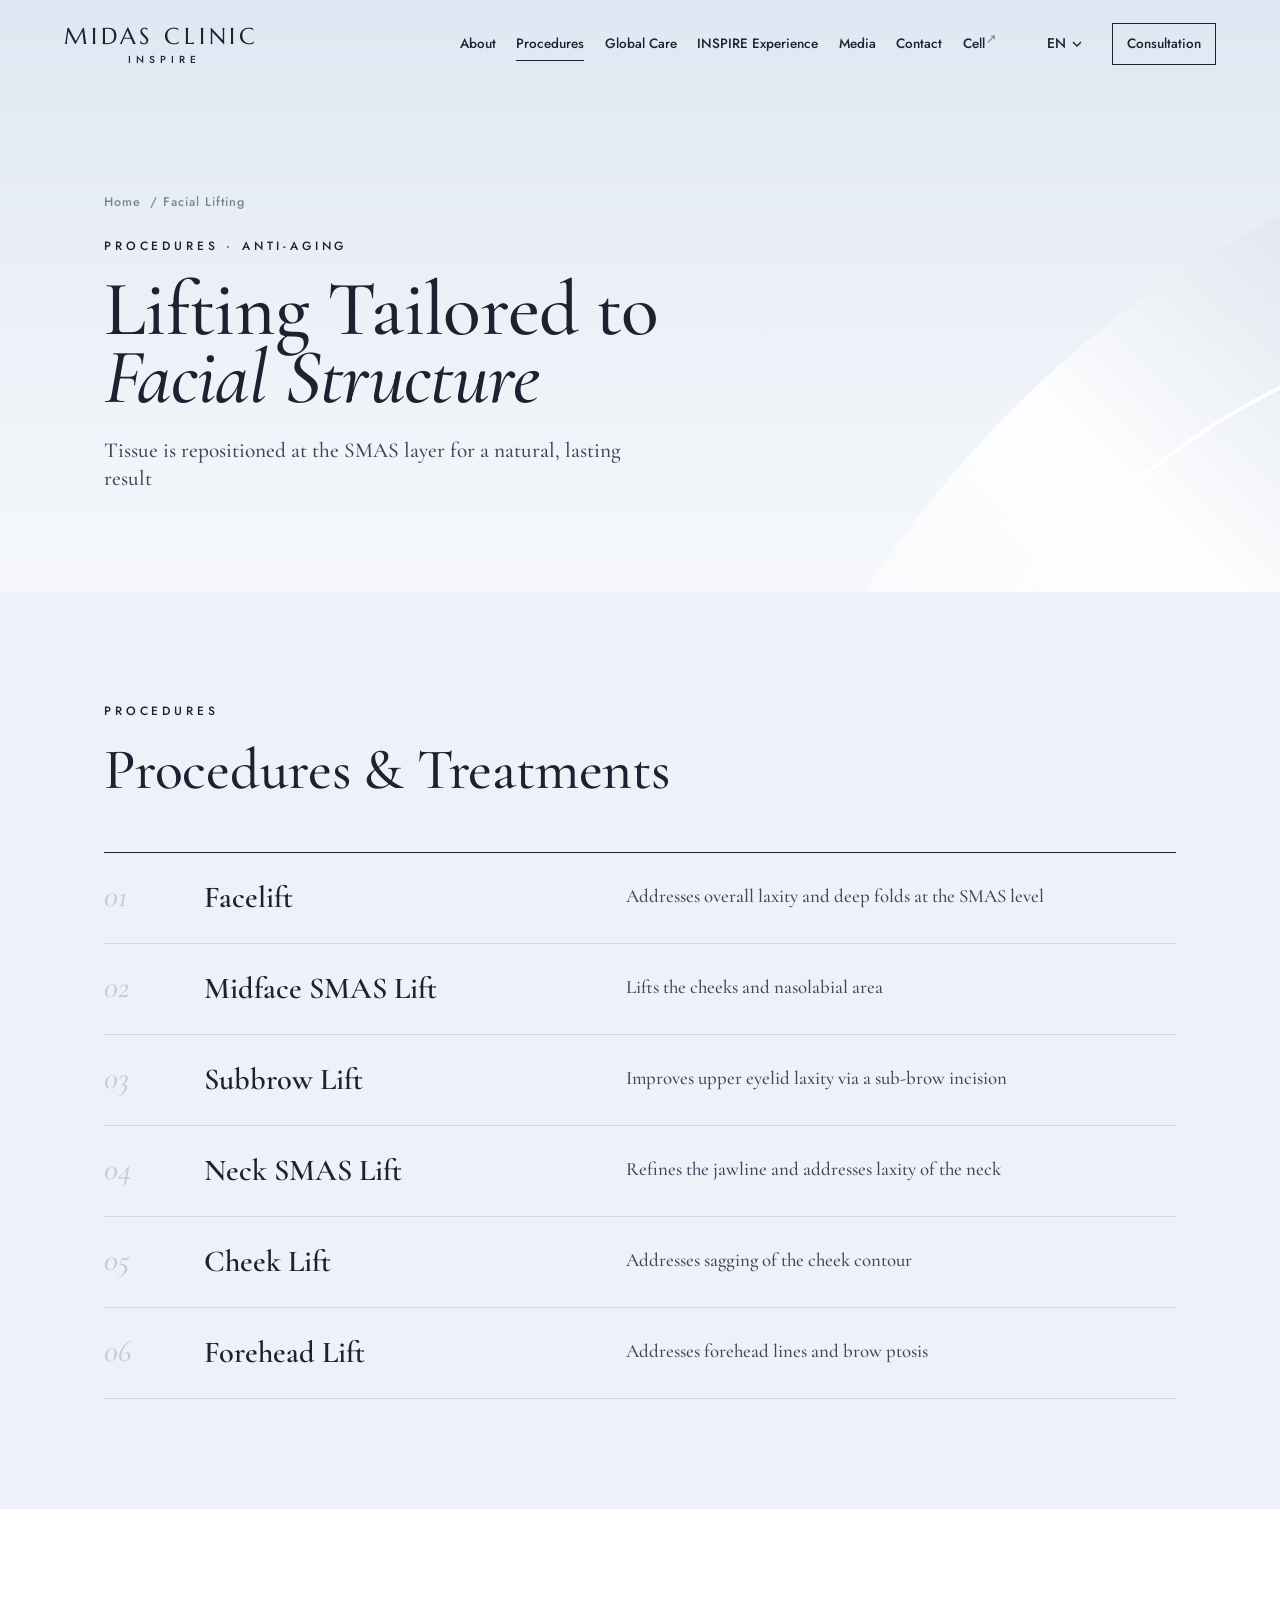
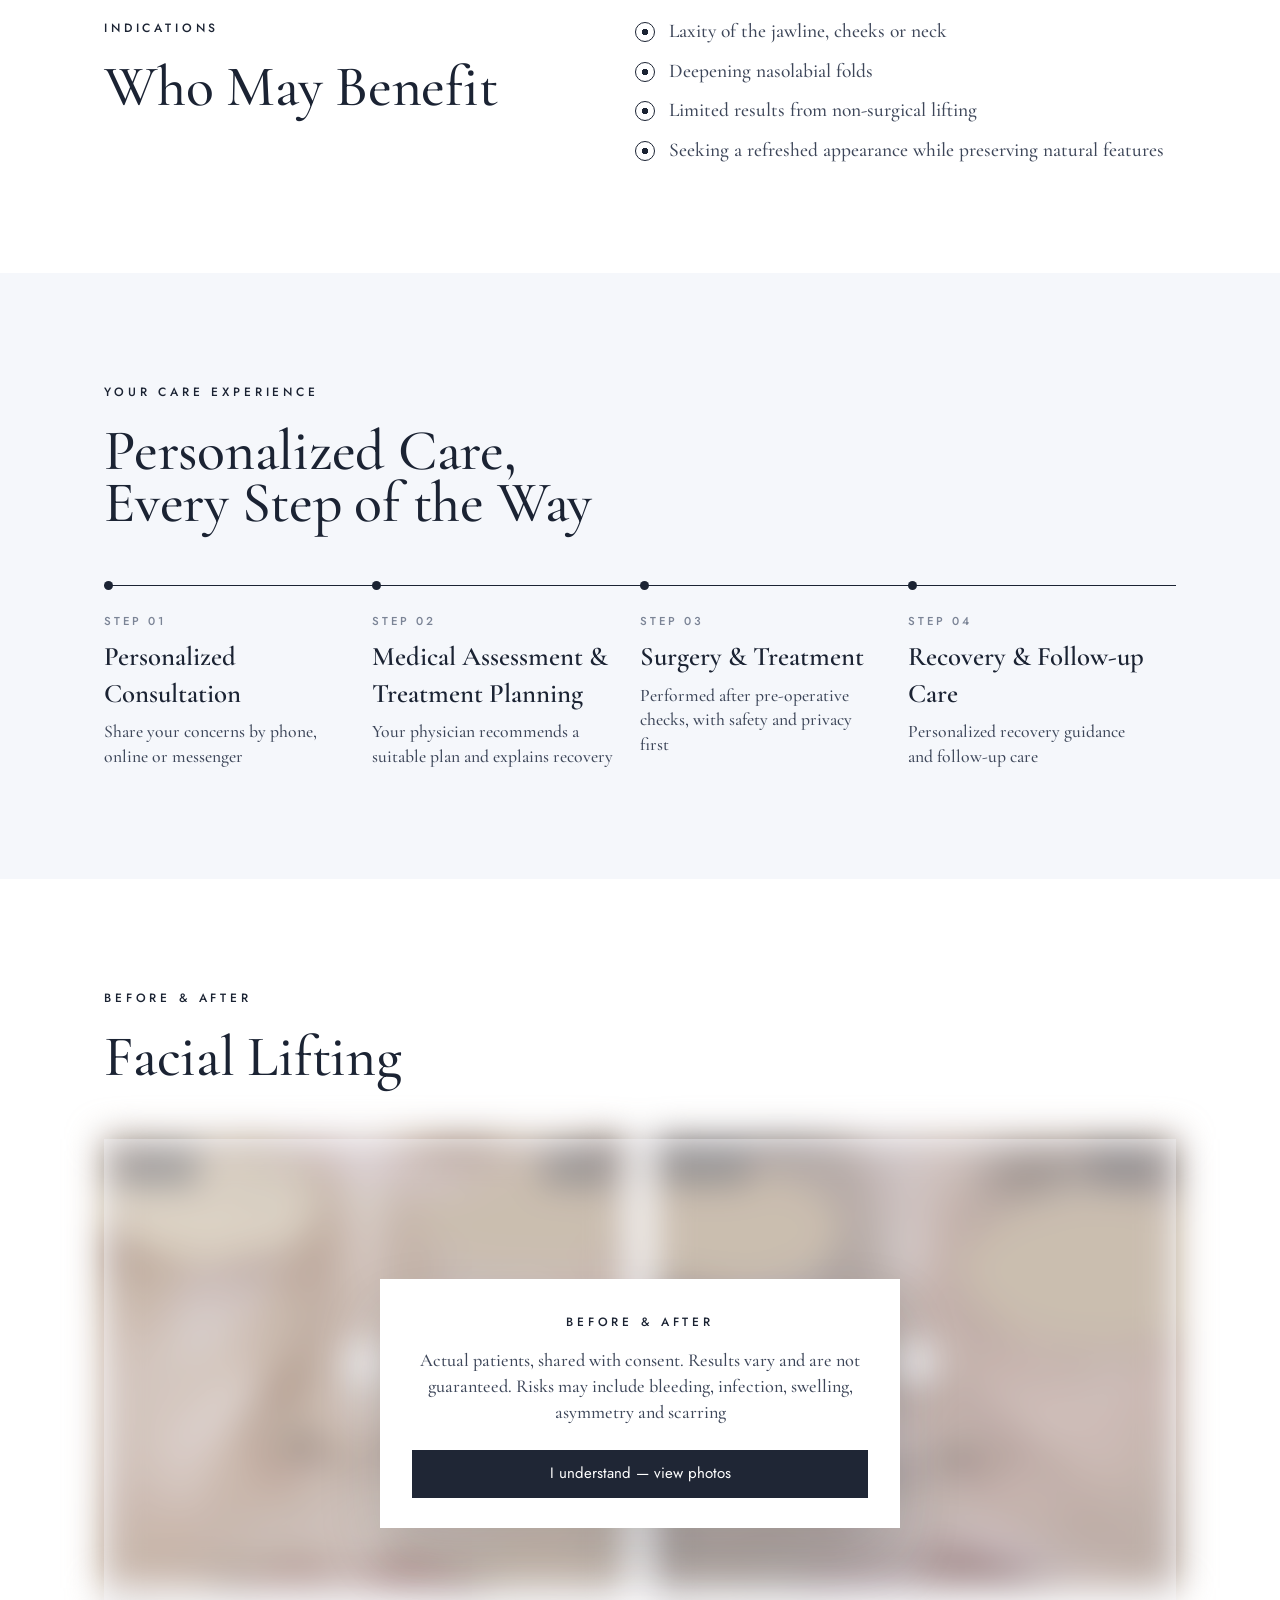
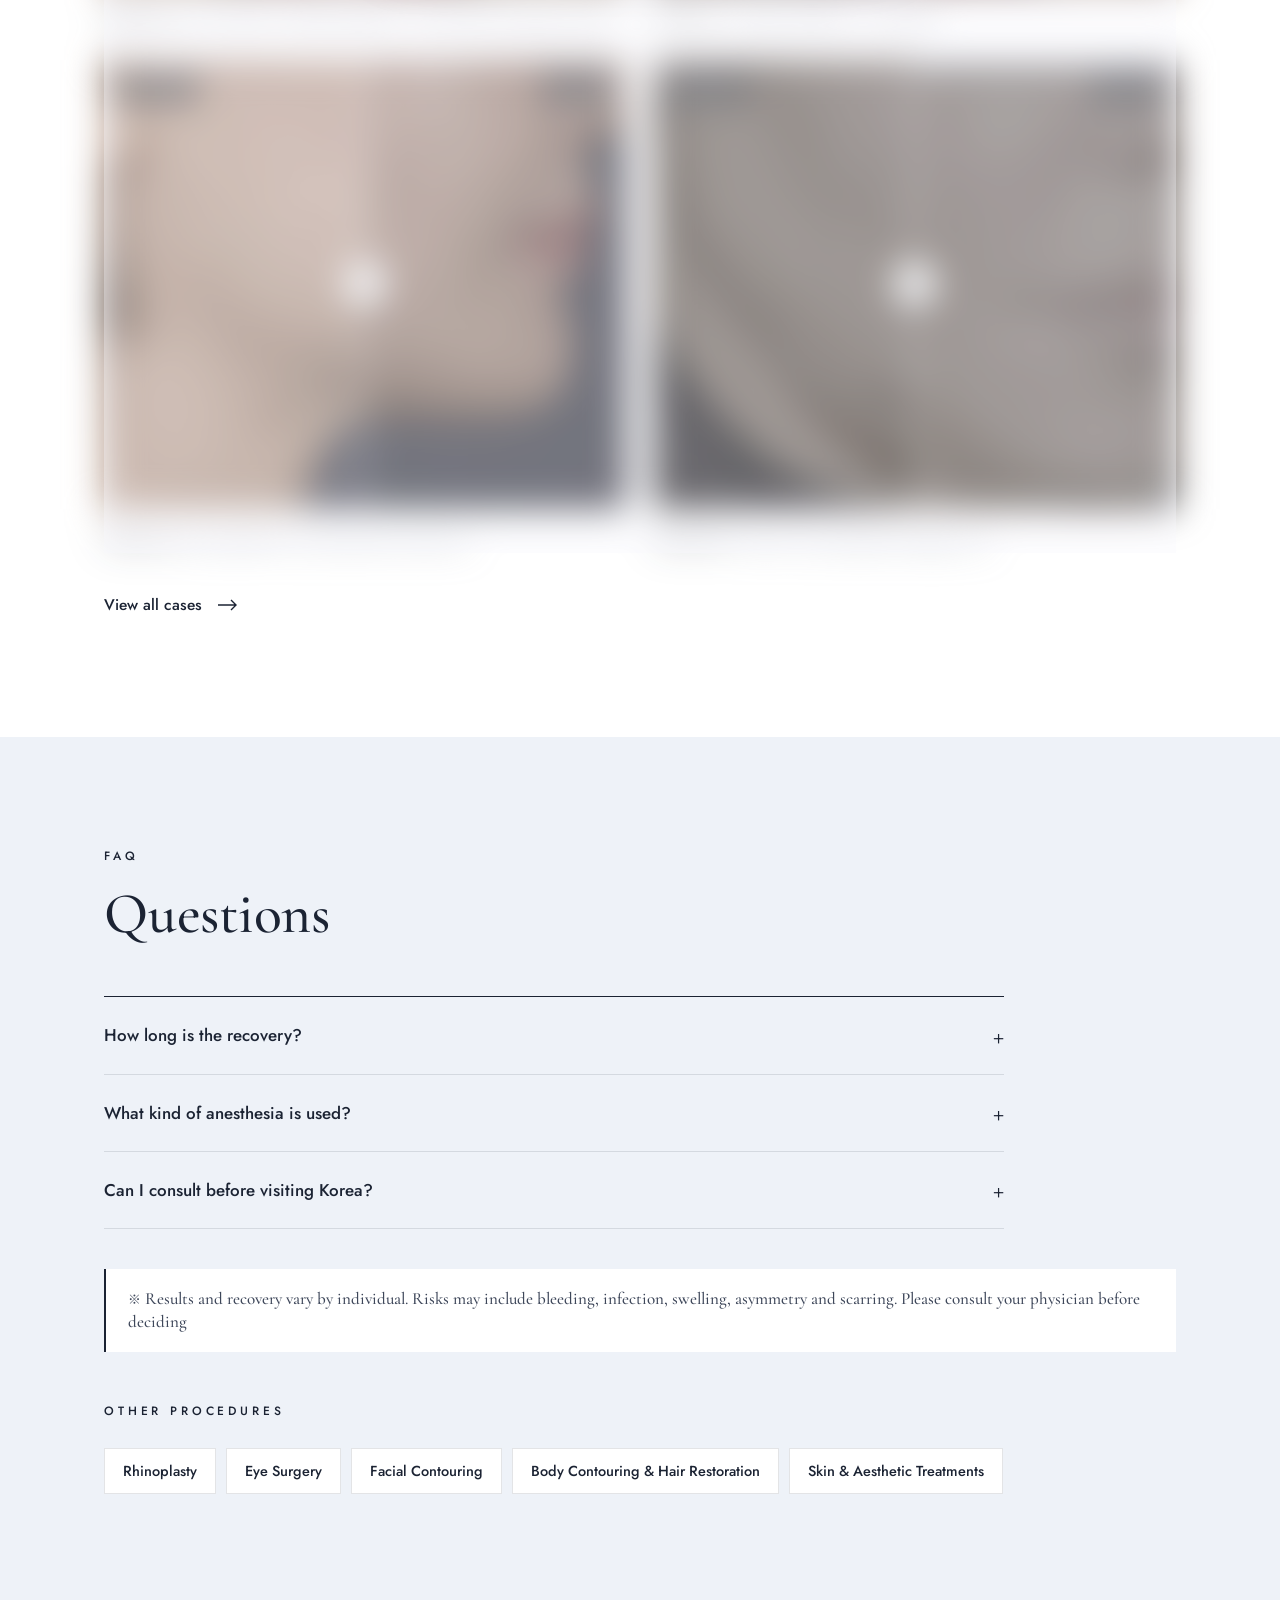
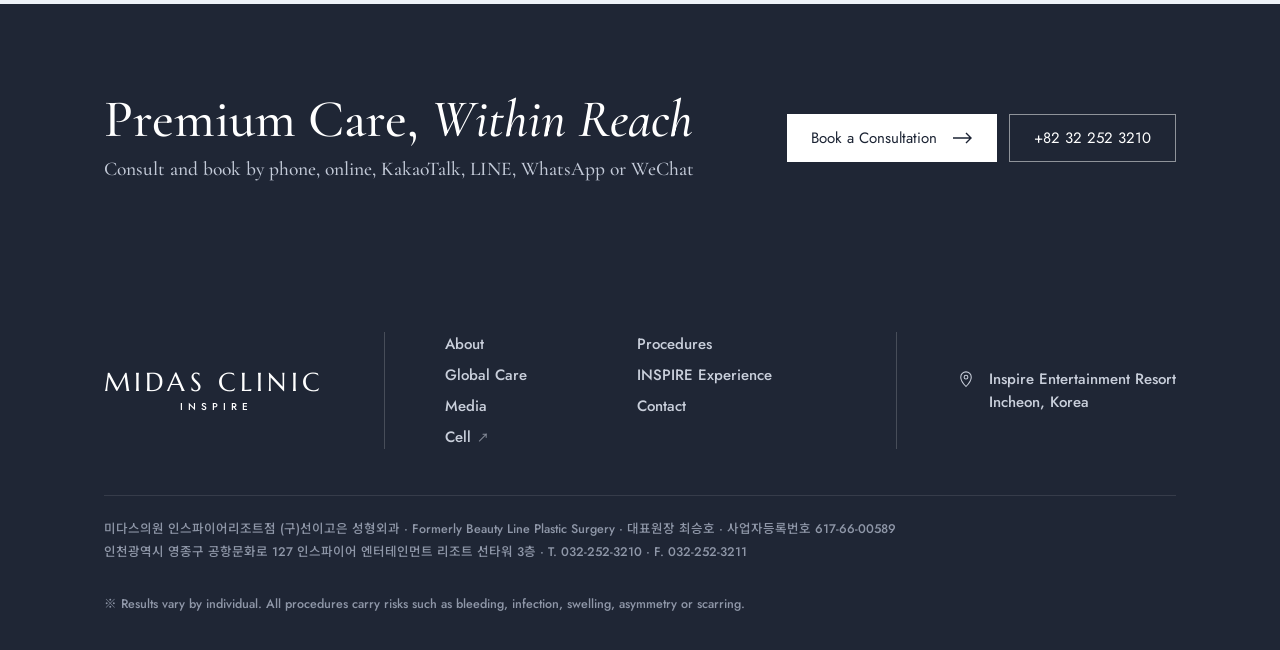
<file: lifting.html>
<!DOCTYPE html>
<html lang="en">
<head>
<meta charset="UTF-8">
<meta name="viewport" content="width=device-width, initial-scale=1, viewport-fit=cover">
<title>Facial Lifting | 미다스의원 인스파이어 · MIDAS CLINIC</title>
<meta name="description" content="Facial Lifting at Midas Clinic, Inspire Resort Incheon. Lifting tailored to facial structure and age-related change. 미다스의원 인스파이어리조트점 (구 선이고은 성형외과) 리프팅.">
<link rel="canonical" href="https://midas-inspire.com/lifting.html">
<meta property="og:type" content="website">
<meta property="og:site_name" content="MIDAS CLINIC · INSPIRE 미다스의원">
<meta property="og:url" content="https://midas-inspire.com/lifting.html">
<meta property="og:title" content="Facial Lifting | 미다스의원 인스파이어 · MIDAS CLINIC">
<meta property="og:image" content="https://midas-inspire.com/images/hero-inspire.jpg">
<meta name="theme-color" content="#eef2f8">
<link rel="preconnect" href="https://fonts.googleapis.com">
<link rel="preconnect" href="https://fonts.gstatic.com" crossorigin>
<link href="https://fonts.googleapis.com/css2?family=Cormorant+Garamond:ital,wght@0,500;0,600;1,500;1,600&family=Jost:wght@300;400;500&family=Marcellus&family=Noto+Sans+KR:wght@300;400;500&family=Noto+Sans+SC:wght@300;400;500&family=Noto+Serif+KR:wght@400;500&family=Noto+Serif+SC:wght@400;500&display=swap" rel="stylesheet">
<link rel="stylesheet" href="css/style.css">
</head>
<body data-title-ko="리프팅 — 미다스의원 인스파이어" data-title-zh="面部提升 — MIDAS CLINIC · INSPIRE">

<a class="skip" href="#main">Skip to content</a>
<svg width="0" height="0" class="sr" aria-hidden="true">
  <symbol id="i-arrow" viewBox="0 0 20 12" fill="none" stroke="currentColor" stroke-width="1.4"><path d="M0 6h18M13 1l5 5-5 5"/></symbol>
  <symbol id="i-chev" viewBox="0 0 10 10" fill="none" stroke="currentColor" stroke-width="1.4"><path d="M1 3l4 4 4-4"/></symbol>
</svg>

<header class="header" id="header">
  <div class="header-in">
    <a href="index.html" class="logo" aria-label="Midas Clinic Inspire"><b>MIDAS CLINIC</b><small>INSPIRE</small></a>
    <nav class="gnb" aria-label="Main">
      <a href="about.html" data-ko="미다스 소개" data-zh="关于MIDAS">About</a>
      <a class="active" href="procedures.html" data-ko="진료 안내" data-zh="诊疗项目">Procedures</a>
      <a href="global-care.html" data-ko="글로벌 환자 서비스" data-zh="国际患者服务">Global Care</a>
      <a href="experience.html" data-ko="인스파이어 경험" data-zh="INSPIRE体验">INSPIRE Experience</a>
      <a href="media.html" data-ko="미디어" data-zh="媒体资讯">Media</a>
      <a href="contact.html" data-ko="문의 및 오시는 길" data-zh="联系我们">Contact</a>
      <a class="ext" href="https://panacell-website.pages.dev/" target="_blank" rel="noopener" data-ko="세포" data-zh="细胞">Cell</a>
    </nav>
    <div class="header-r">
      <div class="lang" id="lang">
        <button class="lang-btn" id="langBtn" aria-haspopup="true" aria-expanded="false"><span id="langLabel">EN</span><svg><use href="#i-chev"/></svg></button>
        <div class="lang-menu" role="menu">
          <button data-lang="en" role="menuitem">English</button>
          <button data-lang="ko" role="menuitem">한국어</button>
          <button data-lang="zh" role="menuitem">中文</button>
        </div>
      </div>
      <a class="header-cta" href="contact.html" data-ko="진료 상담" data-zh="诊疗咨询">Consultation</a>
      <button class="burger" id="burger" aria-label="Menu"><span></span><span></span></button>
    </div>
  </div>
</header>

<nav class="drawer" id="drawer" aria-label="Mobile">
  <a href="about.html" data-ko="미다스 소개" data-zh="关于MIDAS">About</a>
  <a href="procedures.html" data-ko="진료 안내" data-zh="诊疗项目">Procedures</a>
  <a href="global-care.html" data-ko="글로벌 환자 서비스" data-zh="国际患者服务">Global Care</a>
  <a href="experience.html" data-ko="인스파이어 경험" data-zh="INSPIRE体验">INSPIRE Experience</a>
  <a href="media.html" data-ko="미디어" data-zh="媒体资讯">Media</a>
  <a href="contact.html" data-ko="문의 및 오시는 길" data-zh="联系我们">Contact</a>
  <a class="ext" href="https://panacell-website.pages.dev/" target="_blank" rel="noopener" data-ko="세포" data-zh="细胞">Cell</a>
  <div class="drawer-foot">
    <div class="drawer-lang"><button data-lang="en">EN</button><button data-lang="ko">KR</button><button data-lang="zh">中文</button></div>
    <a class="drawer-tel" href="tel:+82322523210">+82 32 252 3210</a>
    <a class="btn" href="contact.html#form"><span data-ko="상담 및 예약" data-zh="预约咨询">Book a Consultation</span><svg><use href="#i-arrow"/></svg></a>
  </div>
</nav>

<main id="main">
<section class="page-hero">
  <div class="wrap">
      <div class="crumbs"><a href="index.html" data-ko="홈" data-zh="首页">Home</a> / <span data-ko="리프팅" data-zh="面部提升">Facial Lifting</span></div>
      <div class="kicker" data-ko="진료 안내 · 안티에이징" data-zh="诊疗项目 · 抗衰老">Procedures · Anti-aging</div>
      <h1 data-ko="얼굴의 구조와 변화를&lt;br&gt;고려한 맞춤 리프팅" data-zh="根据面部结构&lt;br&gt;定制的面部提升">Lifting Tailored to<br><em>Facial Structure</em></h1>
      <p class="lead" data-ko="근막층(SMAS)부터 조직을 재배치해 자연스럽고 오래가는 결과를 목표로 합니다" data-zh="在SMAS筋膜层重新定位组织，追求自然持久的效果">Tissue is repositioned at the SMAS layer for a natural, lasting result</p>
  </div>
  <svg class="silk" viewBox="0 0 400 400" fill="none" aria-hidden="true" preserveAspectRatio="none">
    <defs><linearGradient id="silkG" x1="0" y1="1" x2="1" y2="0"><stop offset="0" stop-color="#fff" stop-opacity="0"/><stop offset=".55" stop-color="#fff" stop-opacity=".95"/><stop offset="1" stop-color="#dbe2ec" stop-opacity=".7"/></linearGradient></defs>
    <path d="M30 400 C 120 250, 250 150, 400 100 L400 400 Z" fill="url(#silkG)"/>
    <path d="M110 400 C 200 290, 300 220, 400 190" stroke="#fff" stroke-width="2"/>
  </svg>
</section>

<section class="section alt">
  <div class="wrap">
    <div class="sec-head">
      <div class="reveal"><div class="kicker" data-ko="진료 항목" data-zh="诊疗项目">Procedures</div><h2 class="title" data-ko="수술 및 시술 항목" data-zh="手术与治疗项目">Procedures &amp; Treatments</h2></div>
      
    </div>
    <div class="detail-list"><div class="detail reveal"><div class="n">01</div><h3 data-ko="안면거상술" data-zh="面部提升术">Facelift</h3><p data-ko="얼굴 전반의 처짐과 깊은 주름을 개선합니다" data-zh="改善面部整体松弛与深层皱纹">Addresses overall laxity and deep folds at the SMAS level</p></div><div class="detail reveal"><div class="n">02</div><h3 data-ko="중안면 SMAS 거상술" data-zh="中面部SMAS提升术">Midface SMAS Lift</h3><p data-ko="볼과 팔자 부위를 끌어올립니다" data-zh="提升面颊与法令纹区域">Lifts the cheeks and nasolabial area</p></div><div class="detail reveal"><div class="n">03</div><h3 data-ko="눈썹하 거상술" data-zh="眉下提升术">Subbrow Lift</h3><p data-ko="눈썹 아래 절개로 처진 눈꺼풀을 개선합니다" data-zh="通过眉下切口改善上睑松弛">Improves upper eyelid laxity via a sub-brow incision</p></div><div class="detail reveal"><div class="n">04</div><h3 data-ko="목 SMAS 거상술" data-zh="颈部SMAS提升术">Neck SMAS Lift</h3><p data-ko="턱선을 정돈하고 목의 처짐을 개선합니다" data-zh="改善下颌线条与颈部松弛">Refines the jawline and addresses laxity of the neck</p></div><div class="detail reveal"><div class="n">05</div><h3 data-ko="볼 리프팅" data-zh="面颊提升术">Cheek Lift</h3><p data-ko="처진 볼 라인을 개선합니다" data-zh="改善面颊轮廓下垂">Addresses sagging of the cheek contour</p></div><div class="detail reveal"><div class="n">06</div><h3 data-ko="이마거상술" data-zh="额部提升术">Forehead Lift</h3><p data-ko="이마 주름과 눈썹 처짐을 개선합니다" data-zh="改善额部皱纹与眉部下垂">Addresses forehead lines and brow ptosis</p></div></div>
  </div>
</section>

<section class="section white">
  <div class="wrap two-col">
    <div class="reveal"><div class="kicker" data-ko="진료 대상" data-zh="适用人群">Indications</div><h2 class="title" data-ko="이런 경우 상담을 권합니다" data-zh="建议咨询的情况">Who May Benefit</h2></div>
    <ul class="checks reveal"><li data-ko="턱선·볼·목이 처진 경우" data-zh="下颌线、面颊或颈部松弛">Laxity of the jawline, cheeks or neck</li><li data-ko="팔자주름이 깊어진 경우" data-zh="法令纹加深">Deepening nasolabial folds</li><li data-ko="비수술 리프팅만으로는 개선이 부족한 경우" data-zh="非手术提升效果有限">Limited results from non-surgical lifting</li><li data-ko="본래의 인상을 유지하며 개선을 원하는 경우" data-zh="希望在保留本来面貌的同时获得改善">Seeking a refreshed appearance while preserving natural features</li></ul>
  </div>
</section>

<section class="section">
  <div class="wrap">
    <div class="sec-head">
      <div class="reveal"><div class="kicker" data-ko="진료 과정" data-zh="诊疗流程">Your Care Experience</div><h2 class="title" data-ko="상담부터 사후관리까지,&lt;br&gt;체계적인 맞춤 의료 서비스" data-zh="从咨询到术后管理，&lt;br&gt;全程个性化医疗服务">Personalized Care,<br>Every Step of the Way</h2></div>
      
    </div>
    <div class="timeline four"><div class="tl reveal"><div class="k">Step 01</div><h4 data-ko="개인별 맞춤 상담" data-zh="个性化咨询">Personalized Consultation</h4><p data-ko="전화·온라인·메신저로 고민을 상담합니다" data-zh="通过电话、在线或通讯工具沟通需求">Share your concerns by phone, online or messenger</p></div><div class="tl reveal"><div class="k">Step 02</div><h4 data-ko="의료진 진료 및 맞춤 진료 계획" data-zh="医生面诊与方案制定">Medical Assessment &amp; Treatment Planning</h4><p data-ko="의료진이 적합한 방법과 회복 과정을 안내합니다" data-zh="医生说明适合的方案与恢复过程">Your physician recommends a suitable plan and explains recovery</p></div><div class="tl reveal"><div class="k">Step 03</div><h4 data-ko="수술 및 시술" data-zh="手术与治疗">Surgery &amp; Treatment</h4><p data-ko="사전 검사 후 안전과 프라이버시를 고려해 진행합니다" data-zh="完成术前检查后，在安全私密的环境中进行">Performed after pre-operative checks, with safety and privacy first</p></div><div class="tl reveal"><div class="k">Step 04</div><h4 data-ko="회복 및 사후관리" data-zh="恢复与术后管理">Recovery &amp; Follow-up Care</h4><p data-ko="회복 경과에 맞춘 안내와 사후관리를 제공합니다" data-zh="根据恢复情况提供指导与术后管理">Personalized recovery guidance and follow-up care</p></div></div>
  </div>
</section>

<section class="section white">
  <div class="wrap">
    <div class="sec-head">
      <div class="reveal"><div class="kicker" data-ko="전후 사진" data-zh="术前术后">Before &amp; After</div><h2 class="title" data-ko="리프팅" data-zh="面部提升">Facial Lifting</h2></div>
      
    </div>
    <div class="ba-wrap" data-ba-gate>
    <div class="ba-grid"><figure class="ba reveal" data-cat="lift">
  <div class="ba-frame" style="--pos:50%;aspect-ratio:720/619">
    <img class="ba-after" src="images/results/lift01-after.jpg" alt="Case 19 after" loading="lazy" width="720" height="619">
    <img class="ba-before" src="images/results/lift01-before.jpg" alt="Case 19 before" loading="lazy" width="720" height="619">
    <span class="ba-tag l">Before</span><span class="ba-tag r">After</span>
    <span class="ba-handle" aria-hidden="true"></span>
    <input class="ba-range" type="range" min="0" max="100" value="50" aria-label="Compare before and after">
  </div>
  <figcaption><b>Case 19</b><span data-ko="하안검 + 중안면 SMAS 리프팅 · 수술 후 2주 (붓기 남아 있음)" data-zh="下眼睑 + 中面部SMAS提升 · 术后2周（仍有肿胀）">Lower eyelid + mid-face SMAS lift · 2 weeks after (swelling remains)</span></figcaption>
</figure><figure class="ba reveal" data-cat="lift">
  <div class="ba-frame" style="--pos:50%;aspect-ratio:720/619">
    <img class="ba-after" src="images/results/lift03-after.jpg" alt="Case 21 after" loading="lazy" width="720" height="619">
    <img class="ba-before" src="images/results/lift03-before.jpg" alt="Case 21 before" loading="lazy" width="720" height="619">
    <span class="ba-tag l">Before</span><span class="ba-tag r">After</span>
    <span class="ba-handle" aria-hidden="true"></span>
    <input class="ba-range" type="range" min="0" max="100" value="50" aria-label="Compare before and after">
  </div>
  <figcaption><b>Case 21</b><span data-ko="중안면 SMAS 리프팅 · 수술 후 1주" data-zh="中面部SMAS提升 · 术后1周">Mid-face SMAS lift · 1 week after</span></figcaption>
</figure><figure class="ba reveal" data-cat="lift">
  <div class="ba-frame" style="--pos:50%;aspect-ratio:720/619">
    <img class="ba-after" src="images/results/lift07-after.jpg" alt="Case 25 after" loading="lazy" width="720" height="619">
    <img class="ba-before" src="images/results/lift07-before.jpg" alt="Case 25 before" loading="lazy" width="720" height="619">
    <span class="ba-tag l">Before</span><span class="ba-tag r">After</span>
    <span class="ba-handle" aria-hidden="true"></span>
    <input class="ba-range" type="range" min="0" max="100" value="50" aria-label="Compare before and after">
  </div>
  <figcaption><b>Case 25</b><span data-ko="목 SMAS 리프팅 · 턱·목 라인 측면" data-zh="颈部SMAS提升 · 下颌与颈部线条侧面">Neck SMAS lift · jaw and neck line, side view</span></figcaption>
</figure><figure class="ba reveal" data-cat="lift">
  <div class="ba-frame" style="--pos:50%;aspect-ratio:720/619">
    <img class="ba-after" src="images/results/lift08-after.jpg" alt="Case 26 after" loading="lazy" width="720" height="619">
    <img class="ba-before" src="images/results/lift08-before.jpg" alt="Case 26 before" loading="lazy" width="720" height="619">
    <span class="ba-tag l">Before</span><span class="ba-tag r">After</span>
    <span class="ba-handle" aria-hidden="true"></span>
    <input class="ba-range" type="range" min="0" max="100" value="50" aria-label="Compare before and after">
  </div>
  <figcaption><b>Case 26</b><span data-ko="안면거상 · 턱선·볼 처짐, 사선 측면" data-zh="面部提升 · 下颌线与脸颊下垂，斜侧面">Face lift · jowl and jawline, oblique view</span></figcaption>
</figure></div>
    <div class="ba-gate">
      <div class="ba-gate-box">
        <div class="kicker" data-ko="전후 사진" data-zh="术前术后">Before &amp; After</div>
        <p data-ko="동의를 받은 실제 환자 사례입니다. 결과는 개인마다 다르며 같은 결과를 보장하지 않습니다. 출혈·감염·부기·비대칭·흉터 등의 부작용이 생길 수 있습니다" data-zh="经本人同意的真实案例。效果因人而异，不保证相同效果。可能出现出血、感染、肿胀、不对称及瘢痕等风险">Actual patients, shared with consent. Results vary and are not guaranteed. Risks may include bleeding, infection, swelling, asymmetry and scarring</p>
        <button type="button" class="btn ba-open"><span data-ko="확인했습니다 · 사진 보기" data-zh="我已了解 · 查看照片">I understand — view photos</span></button>
      </div>
    </div>
  </div>
    <a class="arrow-link reveal" href="results.html#lift"><span data-ko="전후 사례 모두 보기" data-zh="查看全部案例">View all cases</span><svg><use href="#i-arrow"/></svg></a>
  </div>
</section>
<section class="section alt">
  <div class="wrap">
    <div class="sec-head">
      <div class="reveal"><div class="kicker" data-ko="자주 묻는 질문" data-zh="常见问题">FAQ</div><h2 class="title" data-ko="자주 묻는 질문" data-zh="常见问题">Questions</h2></div>
      
    </div>
    <div class="faq reveal"><details><summary><span data-ko="회복 기간은 얼마나 걸리나요?" data-zh="恢复期需要多久？">How long is the recovery?</span></summary><p data-ko="수술 종류와 개인 상태에 따라 다르며, 상담 때 안내해 드립니다" data-zh="因项目与个人情况而异，面诊时会详细说明">It depends on the procedure and your condition. We explain it during consultation</p></details><details><summary><span data-ko="마취는 어떻게 하나요?" data-zh="采用何种麻醉？">What kind of anesthesia is used?</span></summary><p data-ko="수술 범위와 건강 상태를 확인해 정하며, 미리 설명드립니다" data-zh="根据手术范围与健康状况确定，并提前说明">Decided after reviewing the procedure and your health, and explained in advance</p></details><details><summary><span data-ko="방문 전에 미리 상담할 수 있나요?" data-zh="来韩国之前可以先咨询吗？">Can I consult before visiting Korea?</span></summary><p data-ko="네. 메신저로 사진과 질문을 보내주시면 사전 상담이 가능하며, 최종 계획은 내원 후 확정합니다" data-zh="可以。通过通讯工具发送照片和问题即可预先咨询，最终方案面诊后确定">Yes. Send photos and questions by messenger; the final plan is confirmed after an in-person exam</p></details></div>
    <div class="notice reveal" data-ko="※ 결과와 회복 기간은 개인마다 다르며, 출혈·감염·부기·비대칭·흉터 등의 부작용이 생길 수 있습니다. 의료진과 충분히 상담한 뒤 결정하세요" data-zh="※ 效果与恢复期因人而异，可能出现出血、感染、肿胀、不对称及瘢痕等风险，请与医生充分沟通后再做决定">※ Results and recovery vary by individual. Risks may include bleeding, infection, swelling, asymmetry and scarring. Please consult your physician before deciding</div>
    <div class="reveal" style="margin-top:50px"><div class="kicker" data-ko="다른 진료 분야" data-zh="其他诊疗项目">Other Procedures</div><div class="other-procs"><a href="rhinoplasty.html" data-ko="코성형" data-zh="鼻部整形">Rhinoplasty</a><a href="eye.html" data-ko="눈성형" data-zh="眼部整形">Eye Surgery</a><a href="contouring.html" data-ko="안면 윤곽" data-zh="面部轮廓塑形">Facial Contouring</a><a href="body.html" data-ko="바디성형 및 모발이식" data-zh="形体塑形与毛发移植">Body Contouring &amp; Hair Restoration</a><a href="skin.html" data-ko="피부·미용 시술" data-zh="皮肤美容与微整形">Skin &amp; Aesthetic Treatments</a></div></div>
  </div>
</section>

<section class="cta-band">
  <div class="wrap">
    <div><h2 data-ko="어디서든 연결되는 &lt;em&gt;프리미엄 의료 서비스&lt;/em&gt;" data-zh="品质医疗，&lt;em&gt;触手可及&lt;/em&gt;">Premium Care, <em>Within Reach</em></h2><p data-ko="전화·온라인·카카오톡·LINE·WhatsApp·WeChat으로 상담 및 예약이 가능합니다" data-zh="可通过电话、在线、KakaoTalk、LINE、WhatsApp或微信咨询预约">Consult and book by phone, online, KakaoTalk, LINE, WhatsApp or WeChat</p></div>
    <div class="btns">
      <a class="btn" href="contact.html?interest=2#form"><span data-ko="상담 및 예약" data-zh="预约咨询">Book a Consultation</span><svg><use href="#i-arrow"/></svg></a>
      <a class="btn ghost" href="tel:+82322523210">+82 32 252 3210</a>
    </div>
  </div>
</section>
</main>

<footer class="footer">
  <div class="wrap">
    <div class="footer-grid">
      <a href="index.html" class="logo"><b>MIDAS CLINIC</b><small>INSPIRE</small></a>
      <nav class="footer-links" aria-label="Footer">
        <a href="about.html" data-ko="미다스 소개" data-zh="关于MIDAS">About</a>
        <a href="procedures.html" data-ko="진료 안내" data-zh="诊疗项目">Procedures</a>
        <a href="global-care.html" data-ko="글로벌 환자 서비스" data-zh="国际患者服务">Global Care</a>
        <a href="experience.html" data-ko="인스파이어 경험" data-zh="INSPIRE体验">INSPIRE Experience</a>
        <a href="media.html" data-ko="미디어" data-zh="媒体资讯">Media</a>
        <a href="contact.html" data-ko="문의 및 오시는 길" data-zh="联系我们">Contact</a>
        <a class="ext" href="https://panacell-website.pages.dev/" target="_blank" rel="noopener" data-ko="세포" data-zh="细胞">Cell</a>
      </nav>
      <div class="footer-addr">
        <svg viewBox="0 0 24 24" fill="none" stroke="currentColor" stroke-width="1.4"><path d="M12 22s7-7.2 7-12.5A7 7 0 0 0 5 9.5C5 14.8 12 22 12 22z"/><circle cx="12" cy="9.5" r="2.5"/></svg>
        <span data-ko="인스파이어 엔터테인먼트 리조트&lt;br&gt;인천, 대한민국" data-zh="Inspire Entertainment Resort&lt;br&gt;韩国 仁川">Inspire Entertainment Resort<br>Incheon, Korea</span>
      </div>
    </div>
    <div class="footer-bottom">
      <span>미다스의원 인스파이어리조트점 (구)선이고은 성형외과 · Formerly Beauty Line Plastic Surgery · 대표원장 최승호 · 사업자등록번호 617-66-00589<br>인천광역시 영종구 공항문화로 127 인스파이어 엔터테인먼트 리조트 선타워 3층 · T. 032-252-3210 · F. 032-252-3211</span>
      <span data-ko="※ 모든 수술 및 시술은 개인에 따라 결과가 다를 수 있으며 출혈·감염·부종·비대칭·흉터 등의 부작용이 발생할 수 있습니다." data-zh="※ 手术效果因人而异，所有手术均可能出现出血、感染、肿胀、不对称或疤痕等副作用。">※ Results vary by individual. All procedures carry risks such as bleeding, infection, swelling, asymmetry or scarring.</span>
    </div>
  </div>
</footer>

<nav class="mobile-bar" aria-label="Quick actions">
  <a href="tel:+82322523210"><svg viewBox="0 0 24 24" fill="none" stroke="currentColor" stroke-width="1.5"><path d="M5 4h4l2 5-2.5 1.5a11 11 0 0 0 5 5L15 13l5 2v4a2 2 0 0 1-2 2A16 16 0 0 1 3 6a2 2 0 0 1 2-2z"/></svg><span data-ko="전화" data-zh="致电">Call</span></a>
  <a href="contact.html#messengers"><svg viewBox="0 0 24 24" fill="none" stroke="currentColor" stroke-width="1.5"><path d="M4 5h16v11H9l-5 4z"/></svg><span data-ko="메신저" data-zh="在线咨询">Messenger</span></a>
  <a class="primary" href="contact.html#form"><svg viewBox="0 0 24 24" fill="none" stroke="currentColor" stroke-width="1.5"><rect x="4" y="5" width="16" height="15" rx="1"/><path d="M4 10h16M9 3v4M15 3v4"/></svg><span data-ko="진료 상담" data-zh="诊疗咨询">Consultation</span></a>
</nav>
<a class="to-top" href="#top" aria-label="Back to top"><svg viewBox="0 0 24 24" fill="none" stroke="currentColor" stroke-width="1.5"><path d="M12 19V5M6 11l6-6 6 6"/></svg></a>

<script src="js/main.js"></script>
</body>
</html>
</file>
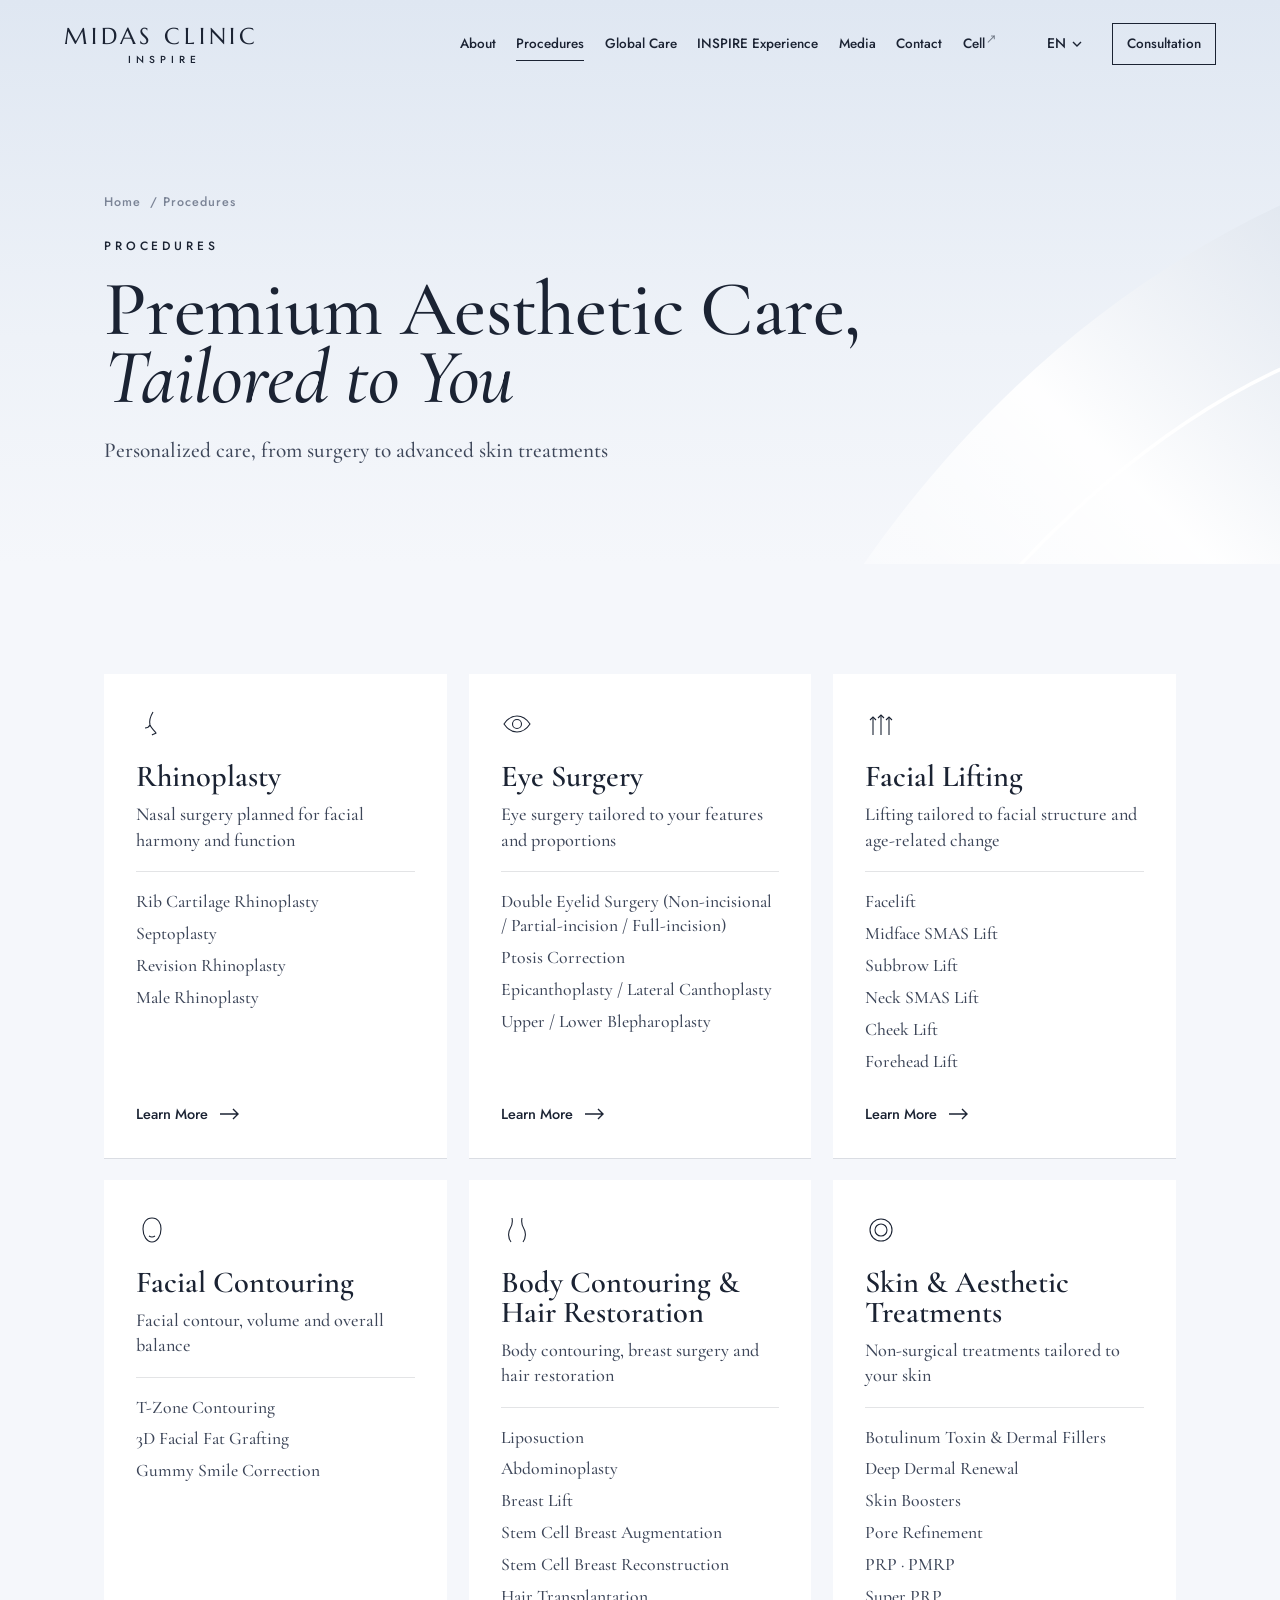
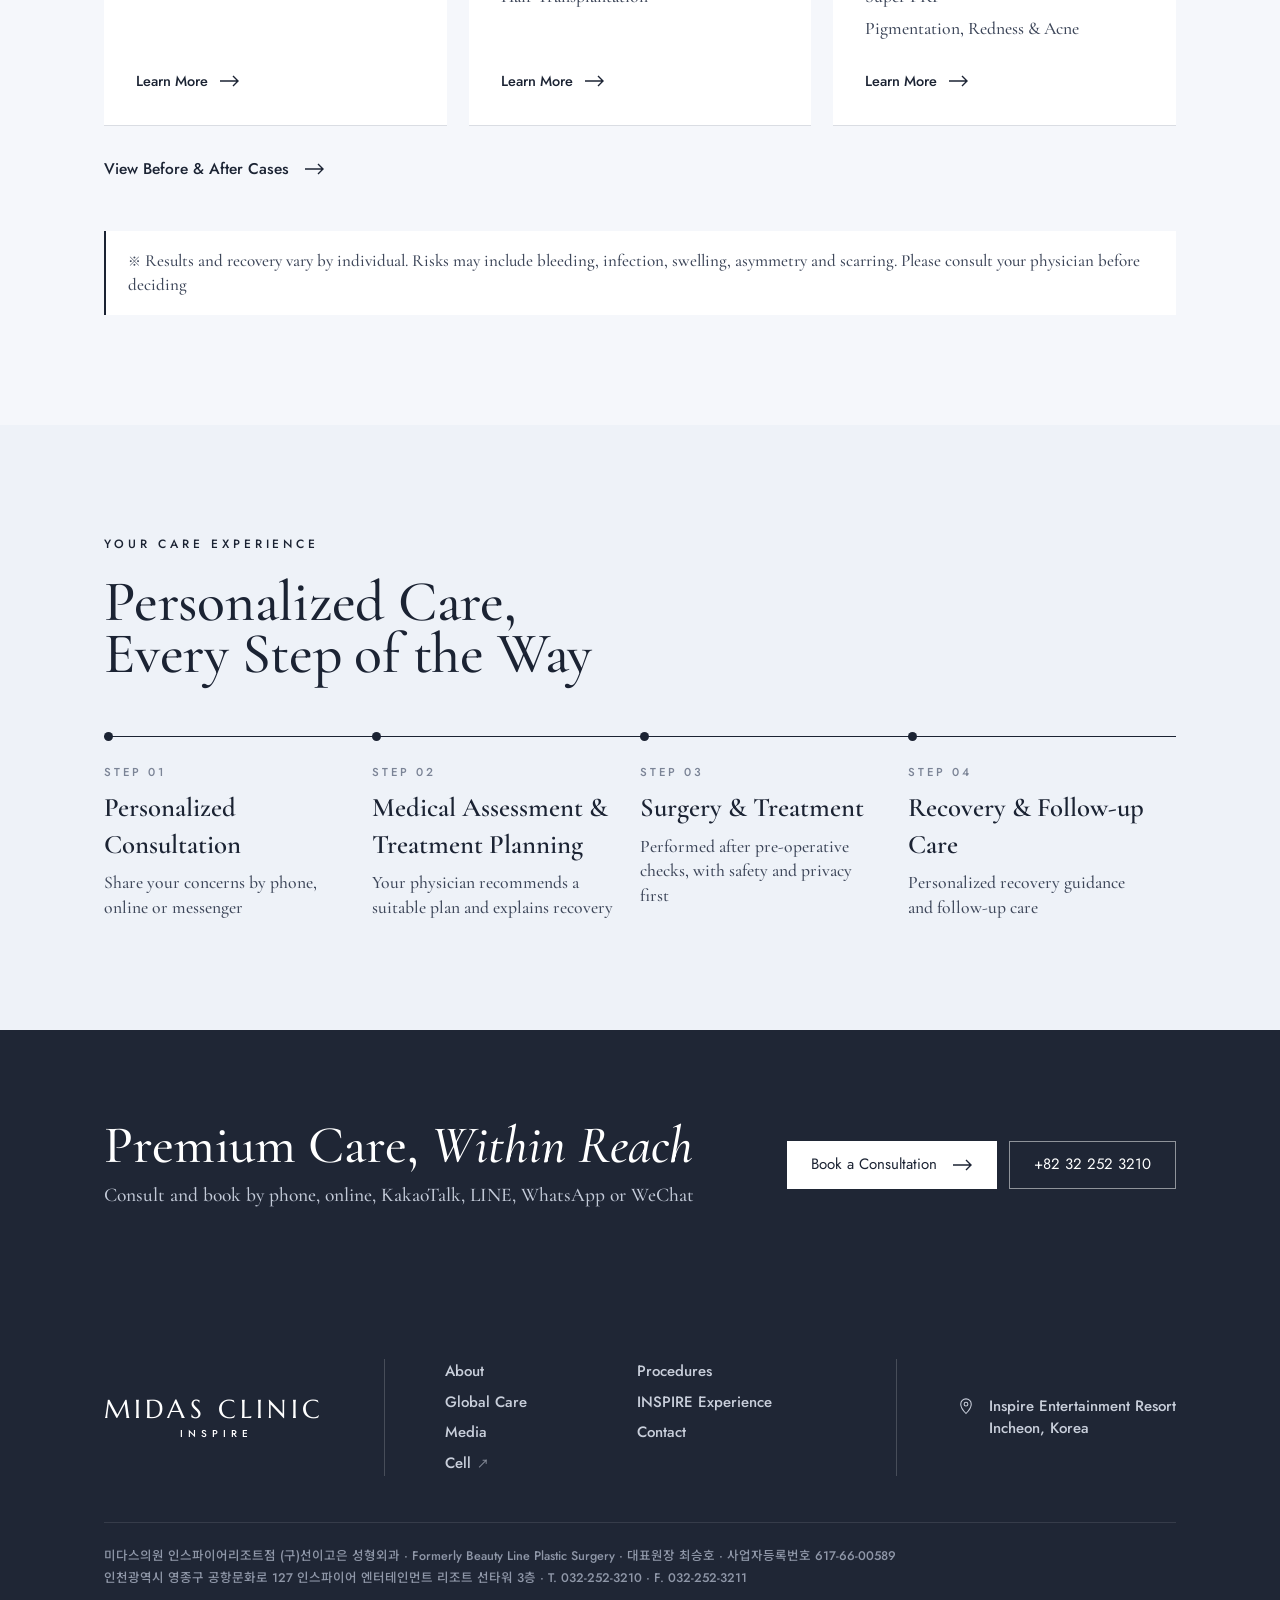
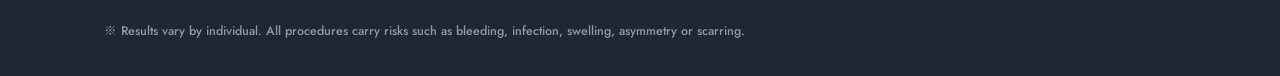
<file: procedures.html>
<!DOCTYPE html>
<html lang="en">
<head>
<meta charset="UTF-8">
<meta name="viewport" content="width=device-width, initial-scale=1, viewport-fit=cover">
<title>Procedures | 미다스의원 인스파이어 · MIDAS CLINIC</title>
<meta name="description" content="Rhinoplasty, eye surgery, lifting, facial contouring, body and skin care at Midas Clinic Inspire. 미다스의원 인스파이어리조트점 (구 선이고은 성형외과) 진료 안내.">
<link rel="canonical" href="https://midas-inspire.com/procedures.html">
<meta property="og:type" content="website">
<meta property="og:site_name" content="MIDAS CLINIC · INSPIRE 미다스의원">
<meta property="og:url" content="https://midas-inspire.com/procedures.html">
<meta property="og:title" content="Procedures | 미다스의원 인스파이어 · MIDAS CLINIC">
<meta property="og:image" content="https://midas-inspire.com/images/hero-inspire.jpg">
<meta name="theme-color" content="#eef2f8">
<link rel="preconnect" href="https://fonts.googleapis.com">
<link rel="preconnect" href="https://fonts.gstatic.com" crossorigin>
<link href="https://fonts.googleapis.com/css2?family=Cormorant+Garamond:ital,wght@0,500;0,600;1,500;1,600&family=Jost:wght@300;400;500&family=Marcellus&family=Noto+Sans+KR:wght@300;400;500&family=Noto+Sans+SC:wght@300;400;500&family=Noto+Serif+KR:wght@400;500&family=Noto+Serif+SC:wght@400;500&display=swap" rel="stylesheet">
<link rel="stylesheet" href="css/style.css">
</head>
<body data-title-ko="진료 안내 — 미다스의원 인스파이어" data-title-zh="诊疗项目 — MIDAS CLINIC · INSPIRE">

<a class="skip" href="#main">Skip to content</a>
<svg width="0" height="0" class="sr" aria-hidden="true">
  <symbol id="i-arrow" viewBox="0 0 20 12" fill="none" stroke="currentColor" stroke-width="1.4"><path d="M0 6h18M13 1l5 5-5 5"/></symbol>
  <symbol id="i-chev" viewBox="0 0 10 10" fill="none" stroke="currentColor" stroke-width="1.4"><path d="M1 3l4 4 4-4"/></symbol>
</svg>

<header class="header" id="header">
  <div class="header-in">
    <a href="index.html" class="logo" aria-label="Midas Clinic Inspire"><b>MIDAS CLINIC</b><small>INSPIRE</small></a>
    <nav class="gnb" aria-label="Main">
      <a href="about.html" data-ko="미다스 소개" data-zh="关于MIDAS">About</a>
      <a class="active" href="procedures.html" data-ko="진료 안내" data-zh="诊疗项目">Procedures</a>
      <a href="global-care.html" data-ko="글로벌 환자 서비스" data-zh="国际患者服务">Global Care</a>
      <a href="experience.html" data-ko="인스파이어 경험" data-zh="INSPIRE体验">INSPIRE Experience</a>
      <a href="media.html" data-ko="미디어" data-zh="媒体资讯">Media</a>
      <a href="contact.html" data-ko="문의 및 오시는 길" data-zh="联系我们">Contact</a>
      <a class="ext" href="https://panacell-website.pages.dev/" target="_blank" rel="noopener" data-ko="세포" data-zh="细胞">Cell</a>
    </nav>
    <div class="header-r">
      <div class="lang" id="lang">
        <button class="lang-btn" id="langBtn" aria-haspopup="true" aria-expanded="false"><span id="langLabel">EN</span><svg><use href="#i-chev"/></svg></button>
        <div class="lang-menu" role="menu">
          <button data-lang="en" role="menuitem">English</button>
          <button data-lang="ko" role="menuitem">한국어</button>
          <button data-lang="zh" role="menuitem">中文</button>
        </div>
      </div>
      <a class="header-cta" href="contact.html" data-ko="진료 상담" data-zh="诊疗咨询">Consultation</a>
      <button class="burger" id="burger" aria-label="Menu"><span></span><span></span></button>
    </div>
  </div>
</header>

<nav class="drawer" id="drawer" aria-label="Mobile">
  <a href="about.html" data-ko="미다스 소개" data-zh="关于MIDAS">About</a>
  <a href="procedures.html" data-ko="진료 안내" data-zh="诊疗项目">Procedures</a>
  <a href="global-care.html" data-ko="글로벌 환자 서비스" data-zh="国际患者服务">Global Care</a>
  <a href="experience.html" data-ko="인스파이어 경험" data-zh="INSPIRE体验">INSPIRE Experience</a>
  <a href="media.html" data-ko="미디어" data-zh="媒体资讯">Media</a>
  <a href="contact.html" data-ko="문의 및 오시는 길" data-zh="联系我们">Contact</a>
  <a class="ext" href="https://panacell-website.pages.dev/" target="_blank" rel="noopener" data-ko="세포" data-zh="细胞">Cell</a>
  <div class="drawer-foot">
    <div class="drawer-lang"><button data-lang="en">EN</button><button data-lang="ko">KR</button><button data-lang="zh">中文</button></div>
    <a class="drawer-tel" href="tel:+82322523210">+82 32 252 3210</a>
    <a class="btn" href="contact.html#form"><span data-ko="상담 및 예약" data-zh="预约咨询">Book a Consultation</span><svg><use href="#i-arrow"/></svg></a>
  </div>
</nav>

<main id="main">
<section class="page-hero">
  <div class="wrap">
      <div class="crumbs"><a href="index.html" data-ko="홈" data-zh="首页">Home</a> / <span data-ko="진료 안내" data-zh="诊疗项目">Procedures</span></div>
      <div class="kicker" data-ko="진료 안내" data-zh="诊疗项目">Procedures</div>
      <h1 data-ko="당신을 위한&lt;br&gt;프리미엄 맞춤 진료" data-zh="专属定制，&lt;br&gt;品质医美">Premium Aesthetic Care,<br><em>Tailored to You</em></h1>
      <p class="lead" data-ko="성형수술부터 피부·미용 시술까지, 개인별 맞춤 진료" data-zh="从整形手术到皮肤美容的个性化诊疗">Personalized care, from surgery to advanced skin treatments</p>
  </div>
  <svg class="silk" viewBox="0 0 400 400" fill="none" aria-hidden="true" preserveAspectRatio="none">
    <defs><linearGradient id="silkG" x1="0" y1="1" x2="1" y2="0"><stop offset="0" stop-color="#fff" stop-opacity="0"/><stop offset=".55" stop-color="#fff" stop-opacity=".95"/><stop offset="1" stop-color="#dbe2ec" stop-opacity=".7"/></linearGradient></defs>
    <path d="M30 400 C 120 250, 250 150, 400 100 L400 400 Z" fill="url(#silkG)"/>
    <path d="M110 400 C 200 290, 300 220, 400 190" stroke="#fff" stroke-width="2"/>
  </svg>
</section>

<section class="section">
  <div class="wrap">
    <div class="cards"><a class="card reveal" href="rhinoplasty.html"><svg class="ic" viewBox="0 0 32 32" fill="none" stroke="currentColor" stroke-width="1.1"><path d="M17 4c-3 5-4 9-3 13 1 3 4 5 6 8-1 1-3 1-4 2"/><path d="M14 17c-1 2-3 3-5 3"/></svg><h3 data-ko="코성형" data-zh="鼻部整形">Rhinoplasty</h3><p data-ko="얼굴의 조화와 코의 기능을 함께 고려한 코성형" data-zh="兼顾面部协调与鼻部功能">Nasal surgery planned for facial harmony and function</p><ul><li data-ko="늑연골 코성형" data-zh="肋软骨鼻整形">Rib Cartilage Rhinoplasty</li><li data-ko="비중격교정술" data-zh="鼻中隔矫正术">Septoplasty</li><li data-ko="코재수술" data-zh="鼻整形修复术">Revision Rhinoplasty</li><li data-ko="남성 코성형" data-zh="男士鼻整形">Male Rhinoplasty</li></ul><span class="more"><span data-ko="자세히 보기" data-zh="了解详情">Learn More</span><svg><use href="#i-arrow"/></svg></span></a><a class="card reveal" href="eye.html"><svg class="ic" viewBox="0 0 32 32" fill="none" stroke="currentColor" stroke-width="1.1"><path d="M3 16c4-6 9-8 13-8s9 2 13 8c-4 6-9 8-13 8S7 22 3 16z"/><circle cx="16" cy="16" r="4.5"/></svg><h3 data-ko="눈성형" data-zh="眼部整形">Eye Surgery</h3><p data-ko="눈매와 얼굴 균형에 맞춘 눈성형" data-zh="结合个人眼部特征与面部比例">Eye surgery tailored to your features and proportions</p><ul><li data-ko="쌍꺼풀 수술 (비절개·부분절개·절개)" data-zh="重睑术（非切开法／部分切开法／全切法）">Double Eyelid Surgery (Non-incisional / Partial-incision / Full-incision)</li><li data-ko="안검하수 교정" data-zh="上睑下垂矫正">Ptosis Correction</li><li data-ko="앞트임·뒤트임" data-zh="内眦开大术／外眦成形术">Epicanthoplasty / Lateral Canthoplasty</li><li data-ko="상안검·하안검 성형" data-zh="上睑／下睑整形术">Upper / Lower Blepharoplasty</li></ul><span class="more"><span data-ko="자세히 보기" data-zh="了解详情">Learn More</span><svg><use href="#i-arrow"/></svg></span></a><a class="card reveal" href="lifting.html"><svg class="ic" viewBox="0 0 32 32" fill="none" stroke="currentColor" stroke-width="1.1"><path d="M8 27V9M16 27V7M24 27V9"/><path d="M5 12l3-3 3 3M13 10l3-3 3 3M21 12l3-3 3 3"/></svg><h3 data-ko="리프팅" data-zh="面部提升">Facial Lifting</h3><p data-ko="얼굴 구조와 노화 변화에 맞춘 리프팅" data-zh="根据面部结构与老化变化定制">Lifting tailored to facial structure and age-related change</p><ul><li data-ko="안면거상술" data-zh="面部提升术">Facelift</li><li data-ko="중안면 SMAS 거상술" data-zh="中面部SMAS提升术">Midface SMAS Lift</li><li data-ko="눈썹하 거상술" data-zh="眉下提升术">Subbrow Lift</li><li data-ko="목 SMAS 거상술" data-zh="颈部SMAS提升术">Neck SMAS Lift</li><li data-ko="볼 리프팅" data-zh="面颊提升术">Cheek Lift</li><li data-ko="이마거상술" data-zh="额部提升术">Forehead Lift</li></ul><span class="more"><span data-ko="자세히 보기" data-zh="了解详情">Learn More</span><svg><use href="#i-arrow"/></svg></span></a><a class="card reveal" href="contouring.html"><svg class="ic" viewBox="0 0 32 32" fill="none" stroke="currentColor" stroke-width="1.1"><path d="M16 4c-6 0-9 5-9 11 0 7 4 13 9 13s9-6 9-13c0-6-3-11-9-11z"/><path d="M13 22c2 1.3 4 1.3 6 0"/></svg><h3 data-ko="안면 윤곽" data-zh="面部轮廓塑形">Facial Contouring</h3><p data-ko="윤곽과 볼륨, 얼굴 전체의 균형을 고려합니다" data-zh="兼顾轮廓、容积与整体协调">Facial contour, volume and overall balance</p><ul><li data-ko="T존 윤곽성형" data-zh="T区轮廓塑形">T-Zone Contouring</li><li data-ko="3D 얼굴 지방이식" data-zh="3D面部脂肪填充">3D Facial Fat Grafting</li><li data-ko="잇몸 노출 교정" data-zh="露龈笑矫正">Gummy Smile Correction</li></ul><span class="more"><span data-ko="자세히 보기" data-zh="了解详情">Learn More</span><svg><use href="#i-arrow"/></svg></span></a><a class="card reveal" href="body.html"><svg class="ic" viewBox="0 0 32 32" fill="none" stroke="currentColor" stroke-width="1.1"><path d="M11 4c1 5 0 8-2 11s-2 9 1 13M21 4c-1 5 0 8 2 11s2 9-1 13"/></svg><h3 data-ko="바디성형 및 모발이식" data-zh="形体塑形与毛发移植">Body Contouring &amp; Hair Restoration</h3><p data-ko="체형·가슴성형부터 모발이식까지" data-zh="形体塑形、乳房整形与毛发移植">Body contouring, breast surgery and hair restoration</p><ul><li data-ko="지방흡입" data-zh="吸脂塑形">Liposuction</li><li data-ko="복부성형술" data-zh="腹壁整形术">Abdominoplasty</li><li data-ko="유방거상술" data-zh="乳房提升术">Breast Lift</li><li data-ko="줄기세포 가슴성형" data-zh="干细胞隆乳">Stem Cell Breast Augmentation</li><li data-ko="줄기세포 유방재건" data-zh="干细胞乳房重建">Stem Cell Breast Reconstruction</li><li data-ko="모발이식" data-zh="毛发移植">Hair Transplantation</li></ul><span class="more"><span data-ko="자세히 보기" data-zh="了解详情">Learn More</span><svg><use href="#i-arrow"/></svg></span></a><a class="card reveal" href="skin.html"><svg class="ic" viewBox="0 0 32 32" fill="none" stroke="currentColor" stroke-width="1.1"><circle cx="16" cy="16" r="11"/><circle cx="16" cy="16" r="6"/></svg><h3 data-ko="피부·미용 시술" data-zh="皮肤美容与微整形">Skin &amp; Aesthetic Treatments</h3><p data-ko="피부 상태에 맞춘 비수술 시술" data-zh="根据肤质定制的非手术方案">Non-surgical treatments tailored to your skin</p><ul><li data-ko="보툴리눔 톡신·필러" data-zh="肉毒毒素注射与填充">Botulinum Toxin &amp; Dermal Fillers</li><li data-ko="진피층 피부 개선" data-zh="真皮层肤质改善">Deep Dermal Renewal</li><li data-ko="스킨부스터" data-zh="肤质改善注射">Skin Boosters</li><li data-ko="모공 개선" data-zh="毛孔改善">Pore Refinement</li><li data-ko="PRP·PMRP" data-zh="PRP·PMRP疗法">PRP · PMRP</li><li data-ko="슈퍼 PRP" data-zh="Super PRP疗法">Super PRP</li><li data-ko="색소·홍조·여드름" data-zh="色素沉着、泛红及痤疮">Pigmentation, Redness &amp; Acne</li></ul><span class="more"><span data-ko="자세히 보기" data-zh="了解详情">Learn More</span><svg><use href="#i-arrow"/></svg></span></a></div>
    <a class="arrow-link reveal" href="results.html"><span data-ko="수술 및 시술 사례 보기" data-zh="查看治疗前后案例">View Before &amp; After Cases</span><svg><use href="#i-arrow"/></svg></a>
    <div class="notice reveal" data-ko="※ 결과와 회복 기간은 개인마다 다르며, 출혈·감염·부기·비대칭·흉터 등의 부작용이 생길 수 있습니다. 의료진과 충분히 상담한 뒤 결정하세요" data-zh="※ 效果与恢复期因人而异，可能出现出血、感染、肿胀、不对称及瘢痕等风险，请与医生充分沟通后再做决定">※ Results and recovery vary by individual. Risks may include bleeding, infection, swelling, asymmetry and scarring. Please consult your physician before deciding</div>
  </div>
</section>

<section class="section alt">
  <div class="wrap">
    <div class="sec-head">
      <div class="reveal"><div class="kicker" data-ko="진료 과정" data-zh="诊疗流程">Your Care Experience</div><h2 class="title" data-ko="상담부터 사후관리까지,&lt;br&gt;체계적인 맞춤 의료 서비스" data-zh="从咨询到术后管理，&lt;br&gt;全程个性化医疗服务">Personalized Care,<br>Every Step of the Way</h2></div>
      
    </div>
    <div class="timeline four"><div class="tl reveal"><div class="k">Step 01</div><h4 data-ko="개인별 맞춤 상담" data-zh="个性化咨询">Personalized Consultation</h4><p data-ko="전화·온라인·메신저로 고민을 상담합니다" data-zh="通过电话、在线或通讯工具沟通需求">Share your concerns by phone, online or messenger</p></div><div class="tl reveal"><div class="k">Step 02</div><h4 data-ko="의료진 진료 및 맞춤 진료 계획" data-zh="医生面诊与方案制定">Medical Assessment &amp; Treatment Planning</h4><p data-ko="의료진이 적합한 방법과 회복 과정을 안내합니다" data-zh="医生说明适合的方案与恢复过程">Your physician recommends a suitable plan and explains recovery</p></div><div class="tl reveal"><div class="k">Step 03</div><h4 data-ko="수술 및 시술" data-zh="手术与治疗">Surgery &amp; Treatment</h4><p data-ko="사전 검사 후 안전과 프라이버시를 고려해 진행합니다" data-zh="完成术前检查后，在安全私密的环境中进行">Performed after pre-operative checks, with safety and privacy first</p></div><div class="tl reveal"><div class="k">Step 04</div><h4 data-ko="회복 및 사후관리" data-zh="恢复与术后管理">Recovery &amp; Follow-up Care</h4><p data-ko="회복 경과에 맞춘 안내와 사후관리를 제공합니다" data-zh="根据恢复情况提供指导与术后管理">Personalized recovery guidance and follow-up care</p></div></div>
  </div>
</section>

<section class="cta-band">
  <div class="wrap">
    <div><h2 data-ko="어디서든 연결되는 &lt;em&gt;프리미엄 의료 서비스&lt;/em&gt;" data-zh="品质医疗，&lt;em&gt;触手可及&lt;/em&gt;">Premium Care, <em>Within Reach</em></h2><p data-ko="전화·온라인·카카오톡·LINE·WhatsApp·WeChat으로 상담 및 예약이 가능합니다" data-zh="可通过电话、在线、KakaoTalk、LINE、WhatsApp或微信咨询预约">Consult and book by phone, online, KakaoTalk, LINE, WhatsApp or WeChat</p></div>
    <div class="btns">
      <a class="btn" href="contact.html#form"><span data-ko="상담 및 예약" data-zh="预约咨询">Book a Consultation</span><svg><use href="#i-arrow"/></svg></a>
      <a class="btn ghost" href="tel:+82322523210">+82 32 252 3210</a>
    </div>
  </div>
</section>
</main>

<footer class="footer">
  <div class="wrap">
    <div class="footer-grid">
      <a href="index.html" class="logo"><b>MIDAS CLINIC</b><small>INSPIRE</small></a>
      <nav class="footer-links" aria-label="Footer">
        <a href="about.html" data-ko="미다스 소개" data-zh="关于MIDAS">About</a>
        <a href="procedures.html" data-ko="진료 안내" data-zh="诊疗项目">Procedures</a>
        <a href="global-care.html" data-ko="글로벌 환자 서비스" data-zh="国际患者服务">Global Care</a>
        <a href="experience.html" data-ko="인스파이어 경험" data-zh="INSPIRE体验">INSPIRE Experience</a>
        <a href="media.html" data-ko="미디어" data-zh="媒体资讯">Media</a>
        <a href="contact.html" data-ko="문의 및 오시는 길" data-zh="联系我们">Contact</a>
        <a class="ext" href="https://panacell-website.pages.dev/" target="_blank" rel="noopener" data-ko="세포" data-zh="细胞">Cell</a>
      </nav>
      <div class="footer-addr">
        <svg viewBox="0 0 24 24" fill="none" stroke="currentColor" stroke-width="1.4"><path d="M12 22s7-7.2 7-12.5A7 7 0 0 0 5 9.5C5 14.8 12 22 12 22z"/><circle cx="12" cy="9.5" r="2.5"/></svg>
        <span data-ko="인스파이어 엔터테인먼트 리조트&lt;br&gt;인천, 대한민국" data-zh="Inspire Entertainment Resort&lt;br&gt;韩国 仁川">Inspire Entertainment Resort<br>Incheon, Korea</span>
      </div>
    </div>
    <div class="footer-bottom">
      <span>미다스의원 인스파이어리조트점 (구)선이고은 성형외과 · Formerly Beauty Line Plastic Surgery · 대표원장 최승호 · 사업자등록번호 617-66-00589<br>인천광역시 영종구 공항문화로 127 인스파이어 엔터테인먼트 리조트 선타워 3층 · T. 032-252-3210 · F. 032-252-3211</span>
      <span data-ko="※ 모든 수술 및 시술은 개인에 따라 결과가 다를 수 있으며 출혈·감염·부종·비대칭·흉터 등의 부작용이 발생할 수 있습니다." data-zh="※ 手术效果因人而异，所有手术均可能出现出血、感染、肿胀、不对称或疤痕等副作用。">※ Results vary by individual. All procedures carry risks such as bleeding, infection, swelling, asymmetry or scarring.</span>
    </div>
  </div>
</footer>

<nav class="mobile-bar" aria-label="Quick actions">
  <a href="tel:+82322523210"><svg viewBox="0 0 24 24" fill="none" stroke="currentColor" stroke-width="1.5"><path d="M5 4h4l2 5-2.5 1.5a11 11 0 0 0 5 5L15 13l5 2v4a2 2 0 0 1-2 2A16 16 0 0 1 3 6a2 2 0 0 1 2-2z"/></svg><span data-ko="전화" data-zh="致电">Call</span></a>
  <a href="contact.html#messengers"><svg viewBox="0 0 24 24" fill="none" stroke="currentColor" stroke-width="1.5"><path d="M4 5h16v11H9l-5 4z"/></svg><span data-ko="메신저" data-zh="在线咨询">Messenger</span></a>
  <a class="primary" href="contact.html#form"><svg viewBox="0 0 24 24" fill="none" stroke="currentColor" stroke-width="1.5"><rect x="4" y="5" width="16" height="15" rx="1"/><path d="M4 10h16M9 3v4M15 3v4"/></svg><span data-ko="진료 상담" data-zh="诊疗咨询">Consultation</span></a>
</nav>
<a class="to-top" href="#top" aria-label="Back to top"><svg viewBox="0 0 24 24" fill="none" stroke="currentColor" stroke-width="1.5"><path d="M12 19V5M6 11l6-6 6 6"/></svg></a>

<script src="js/main.js"></script>
</body>
</html>
</file>
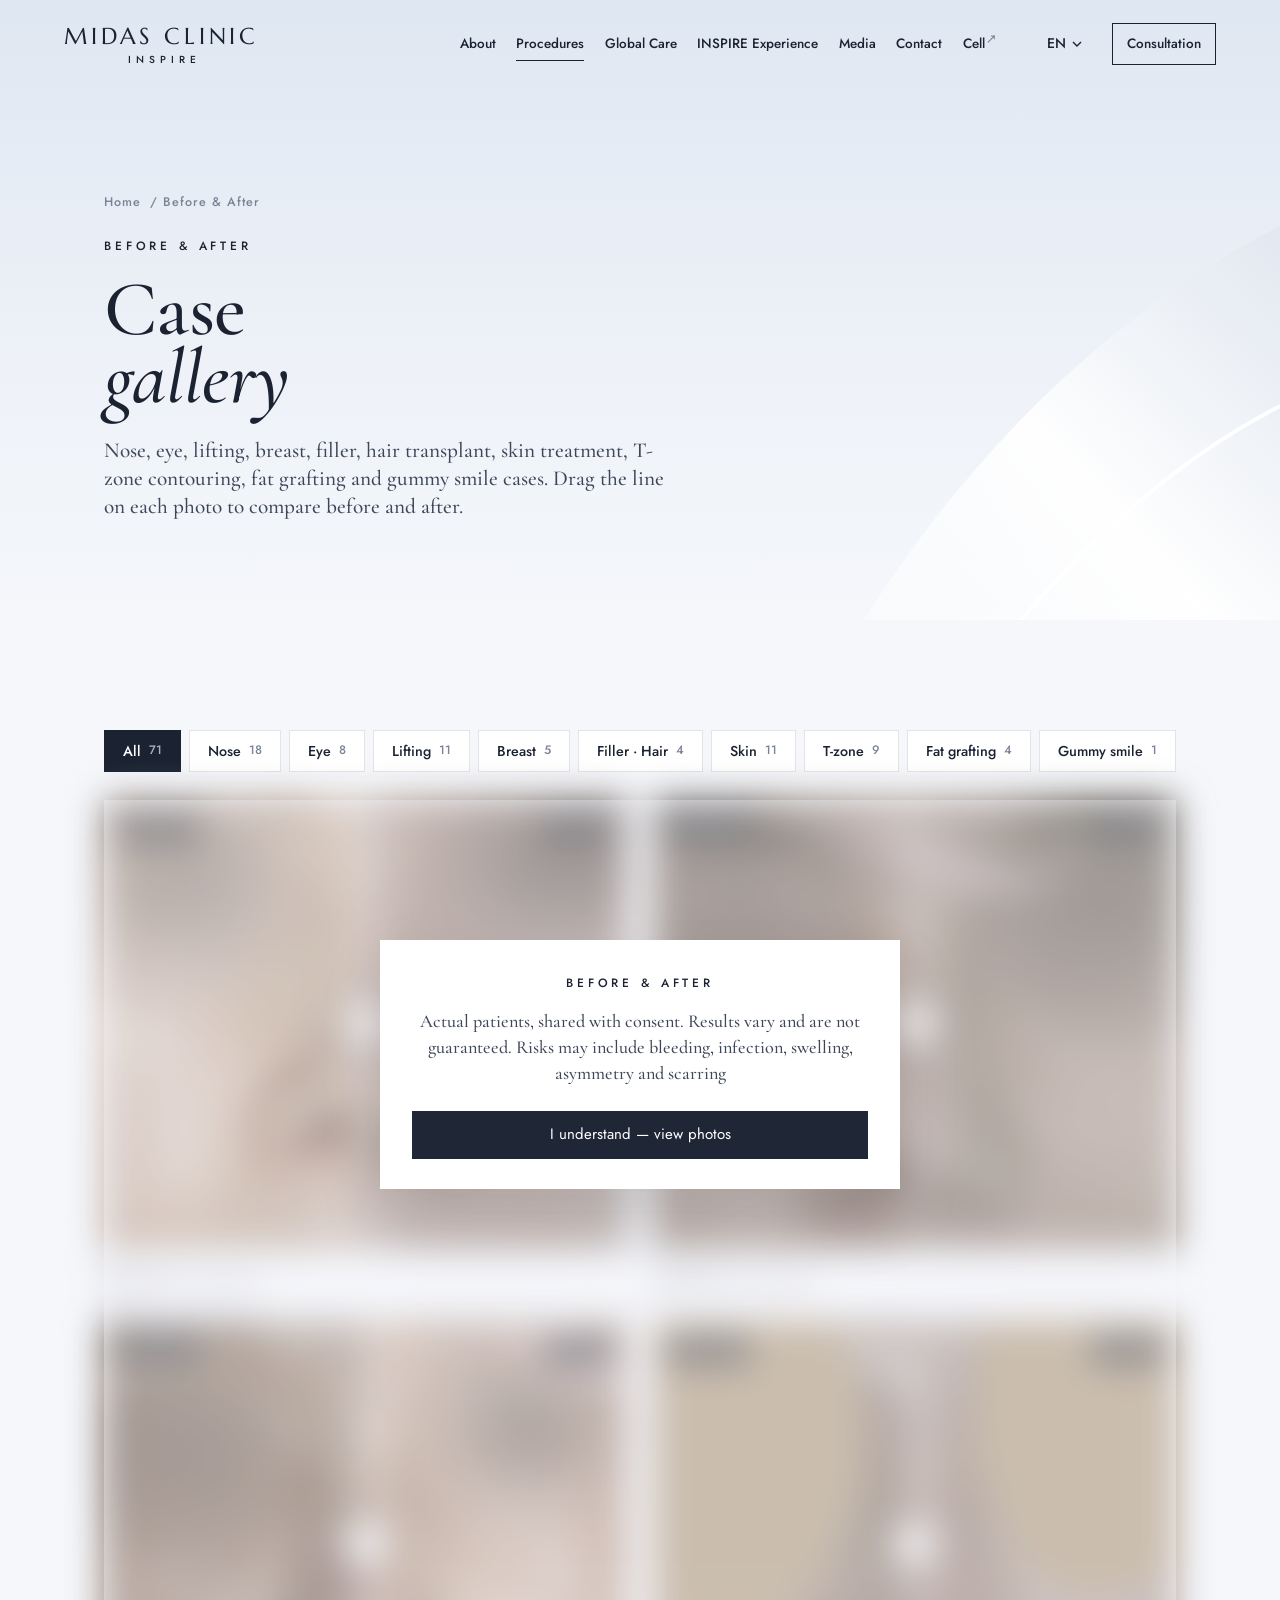
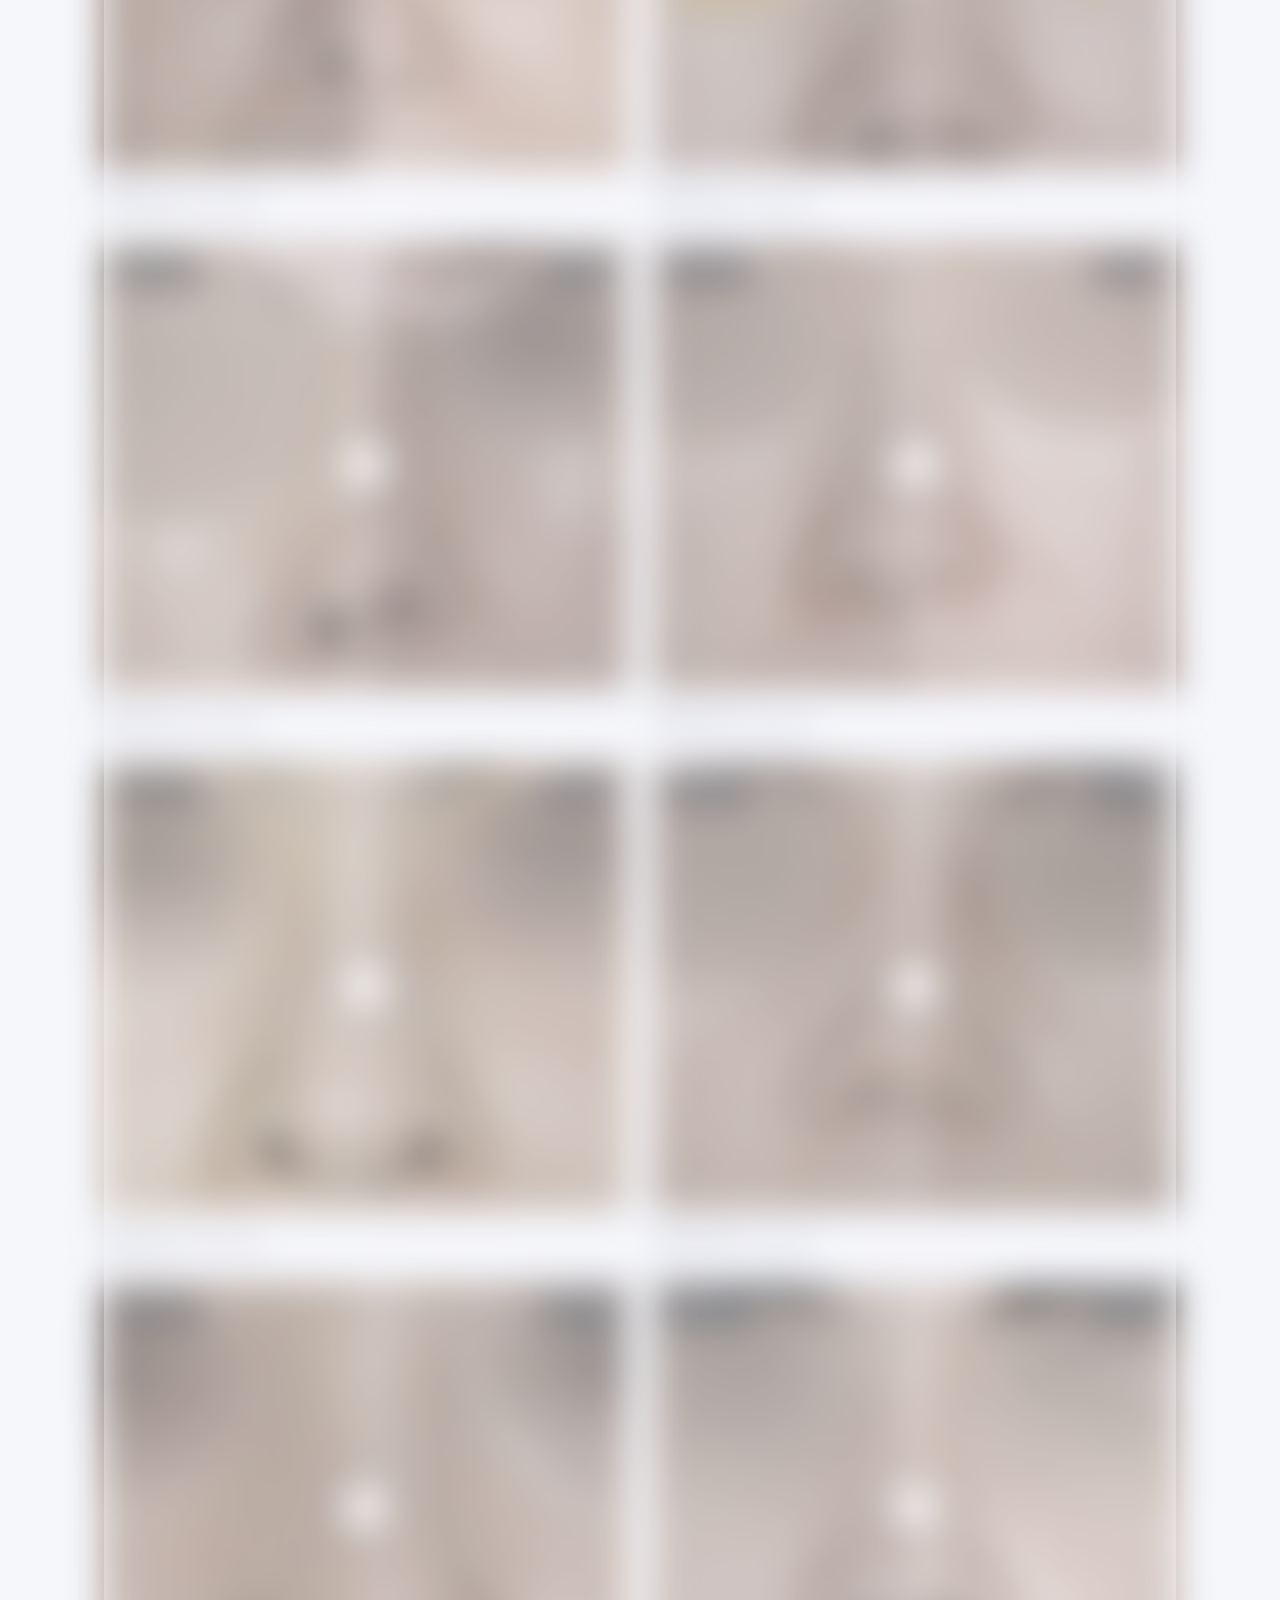
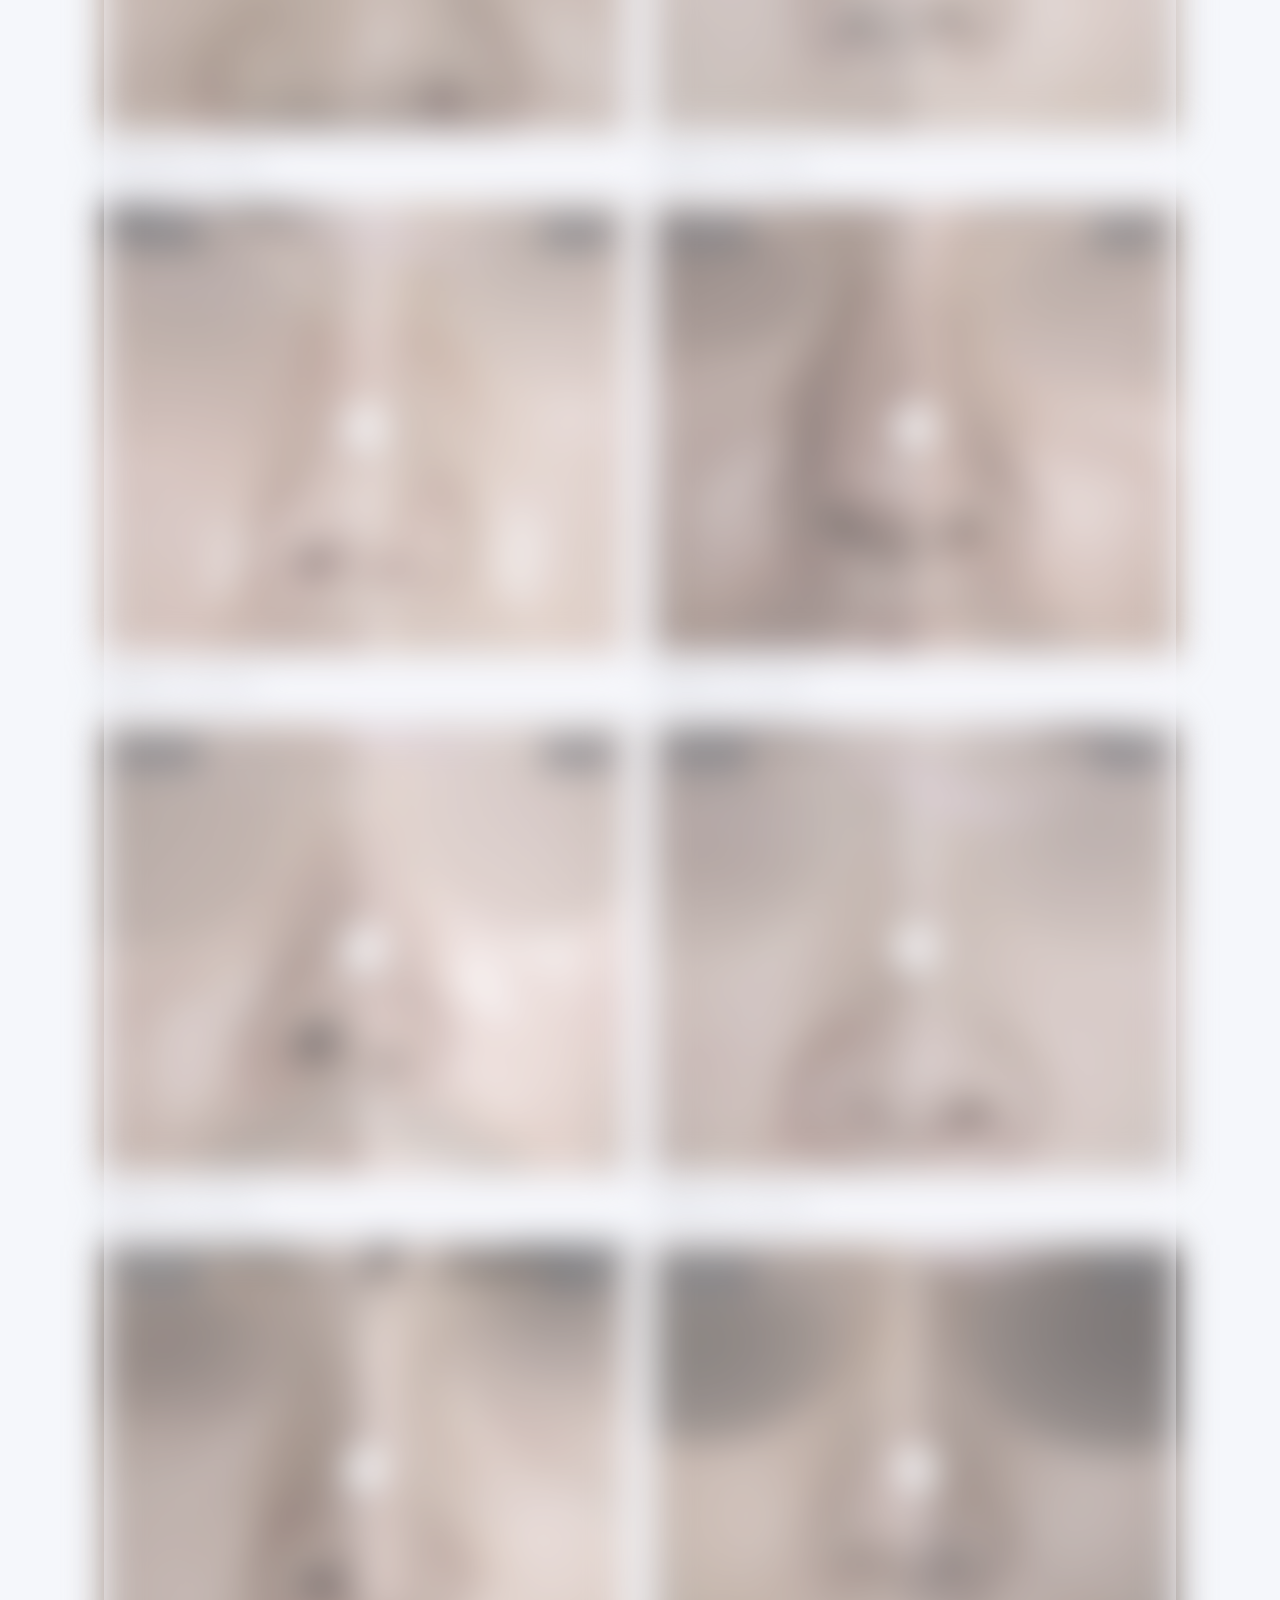
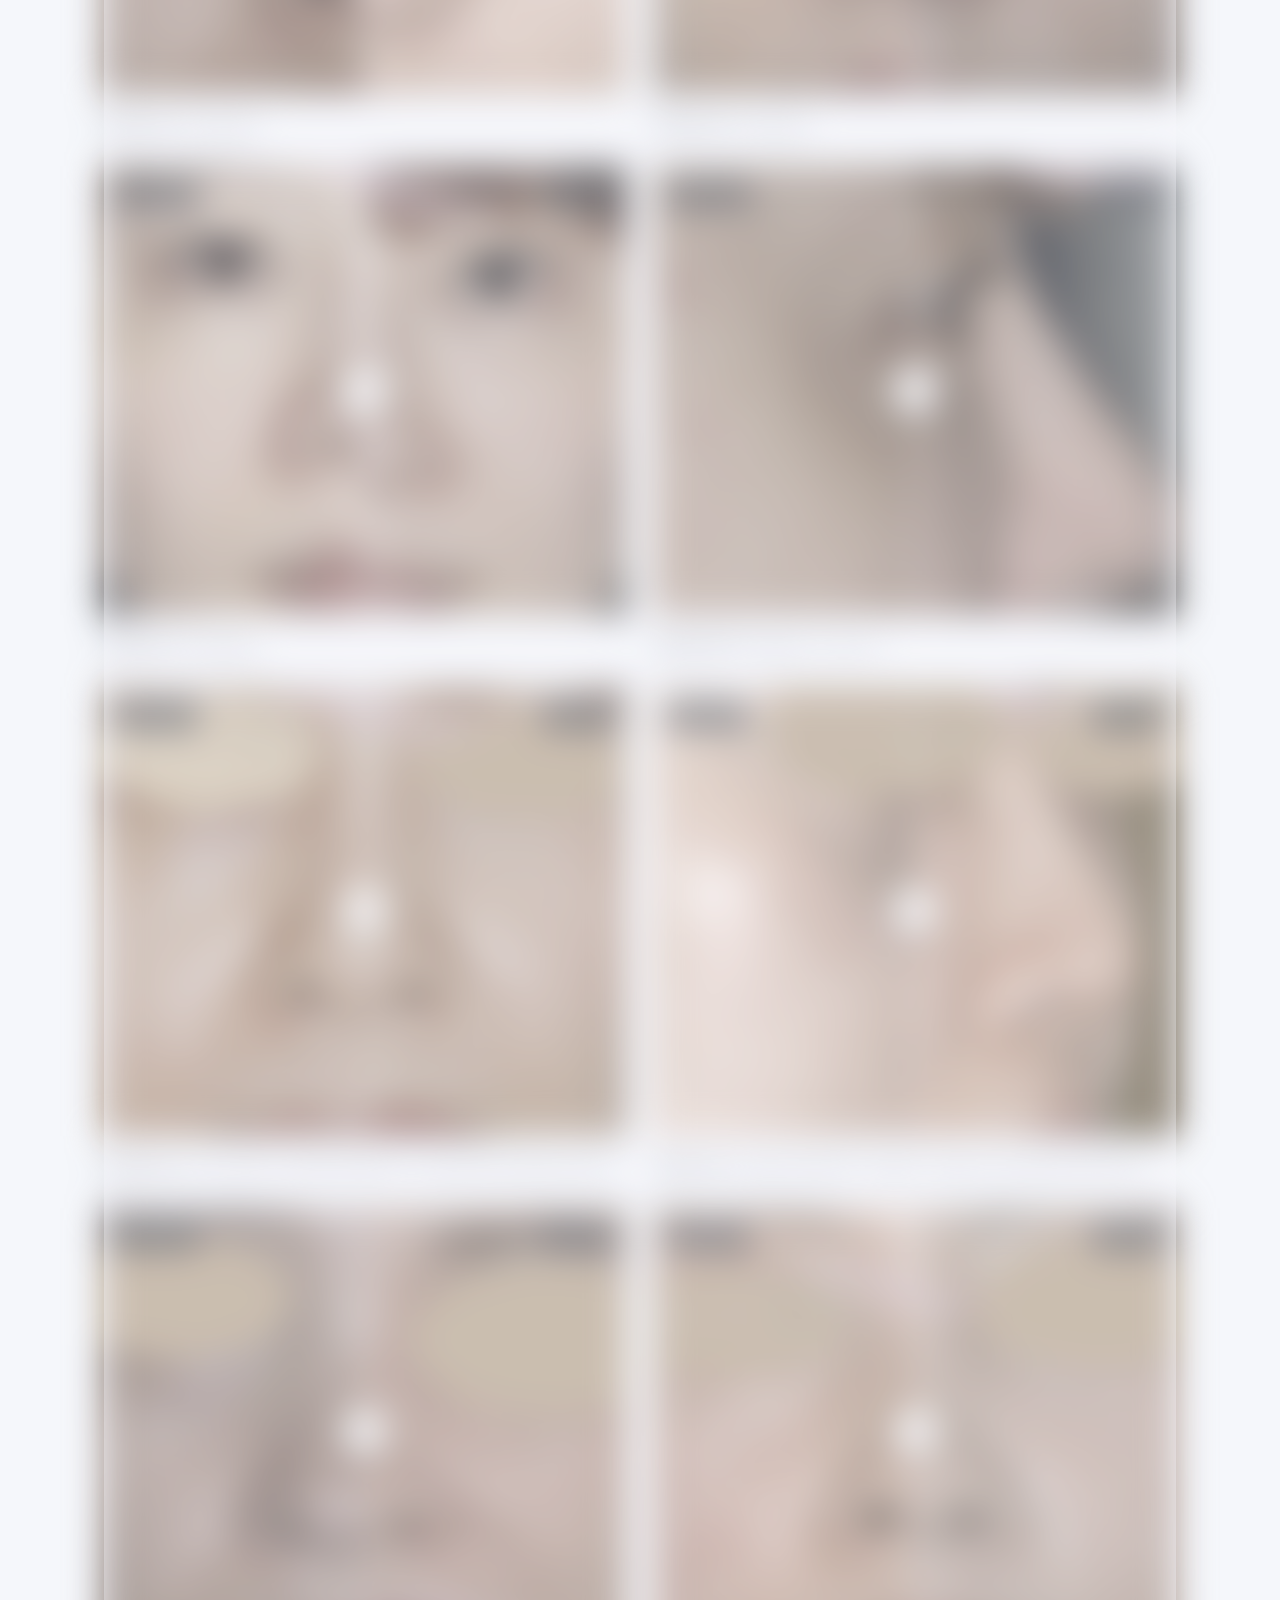
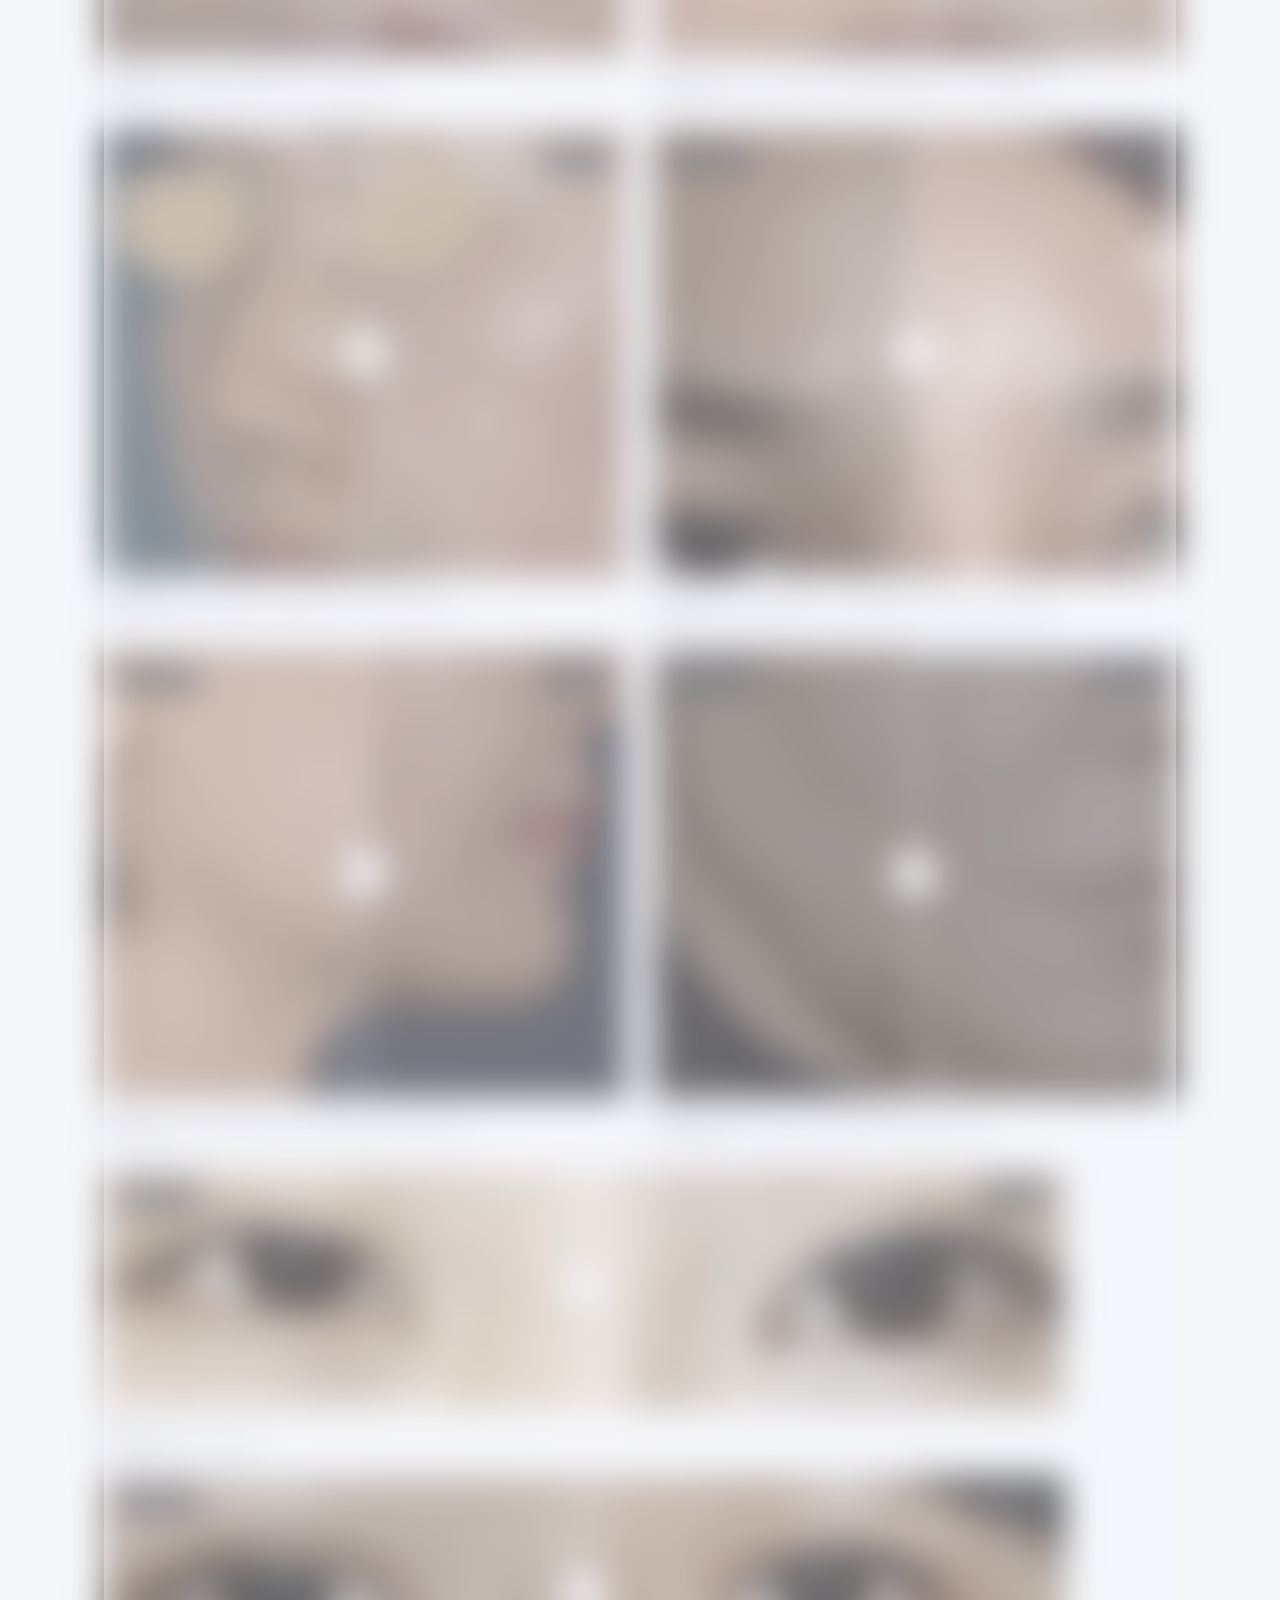
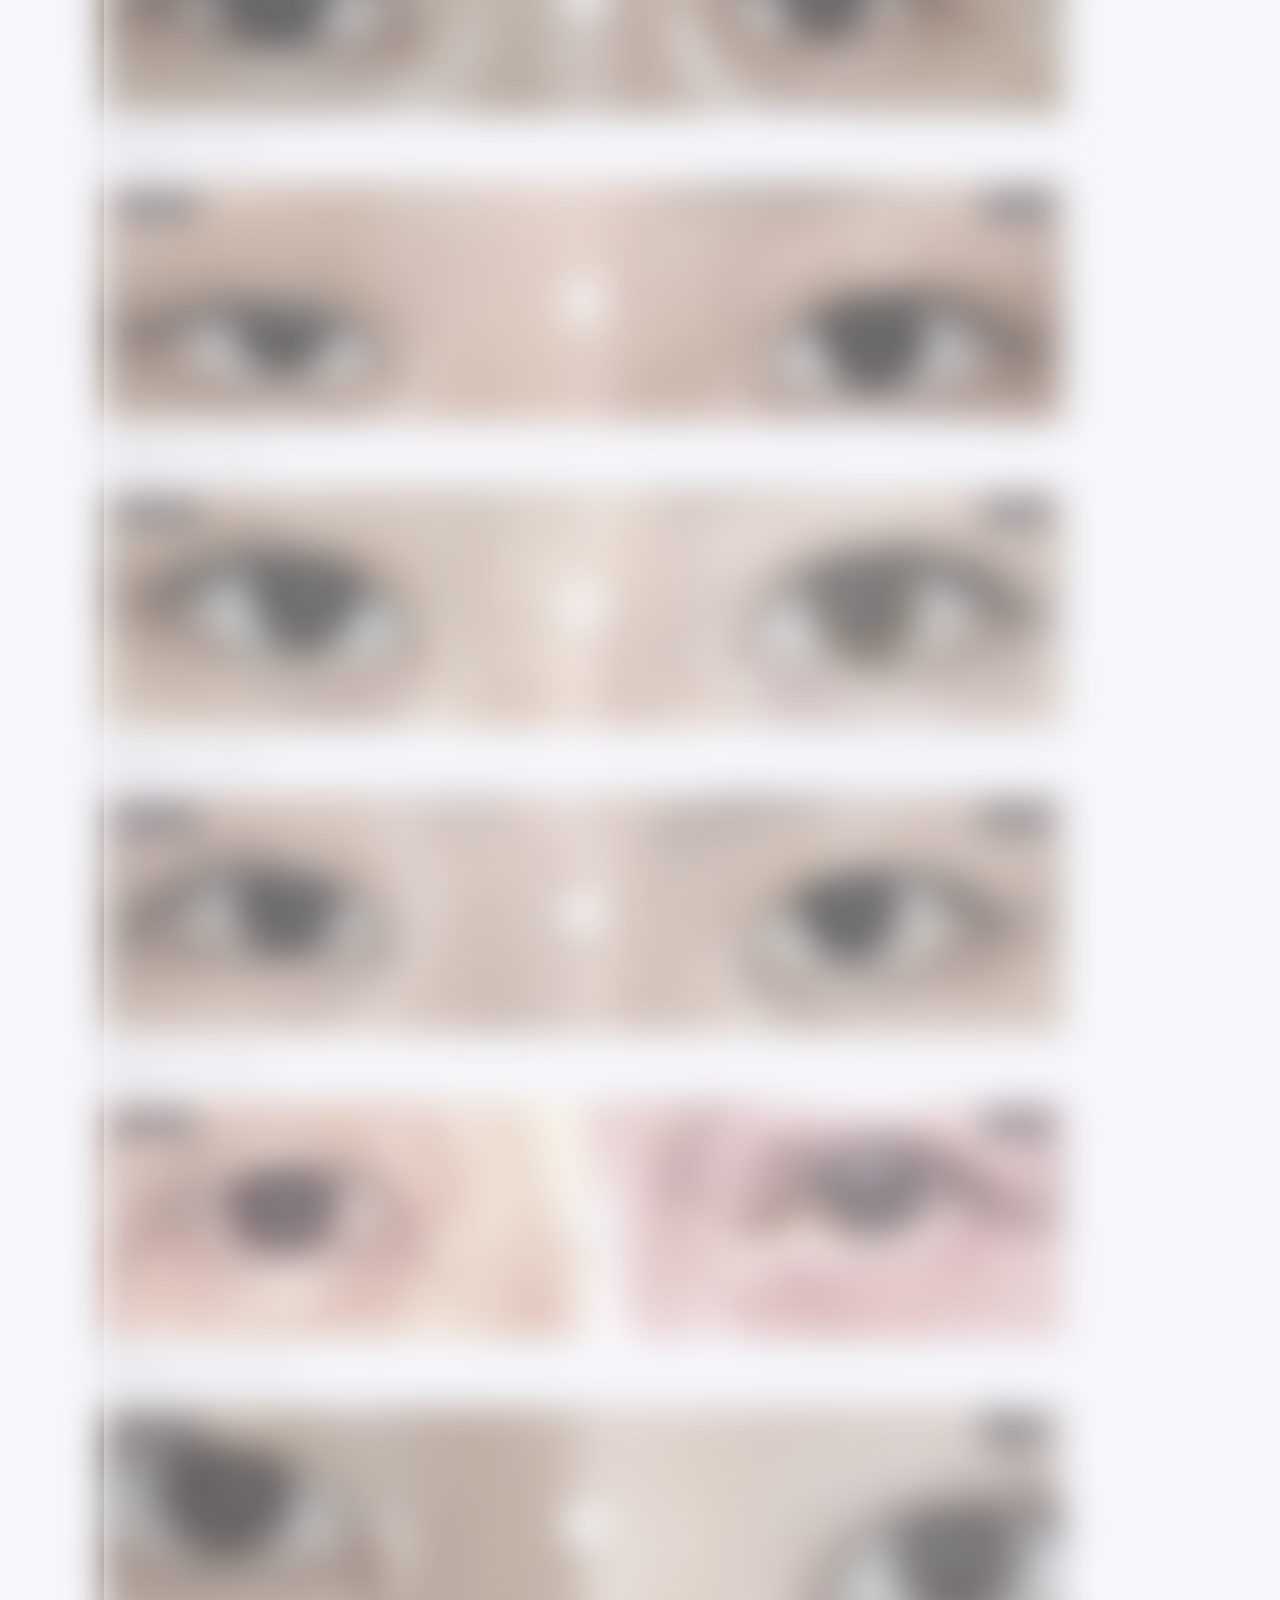
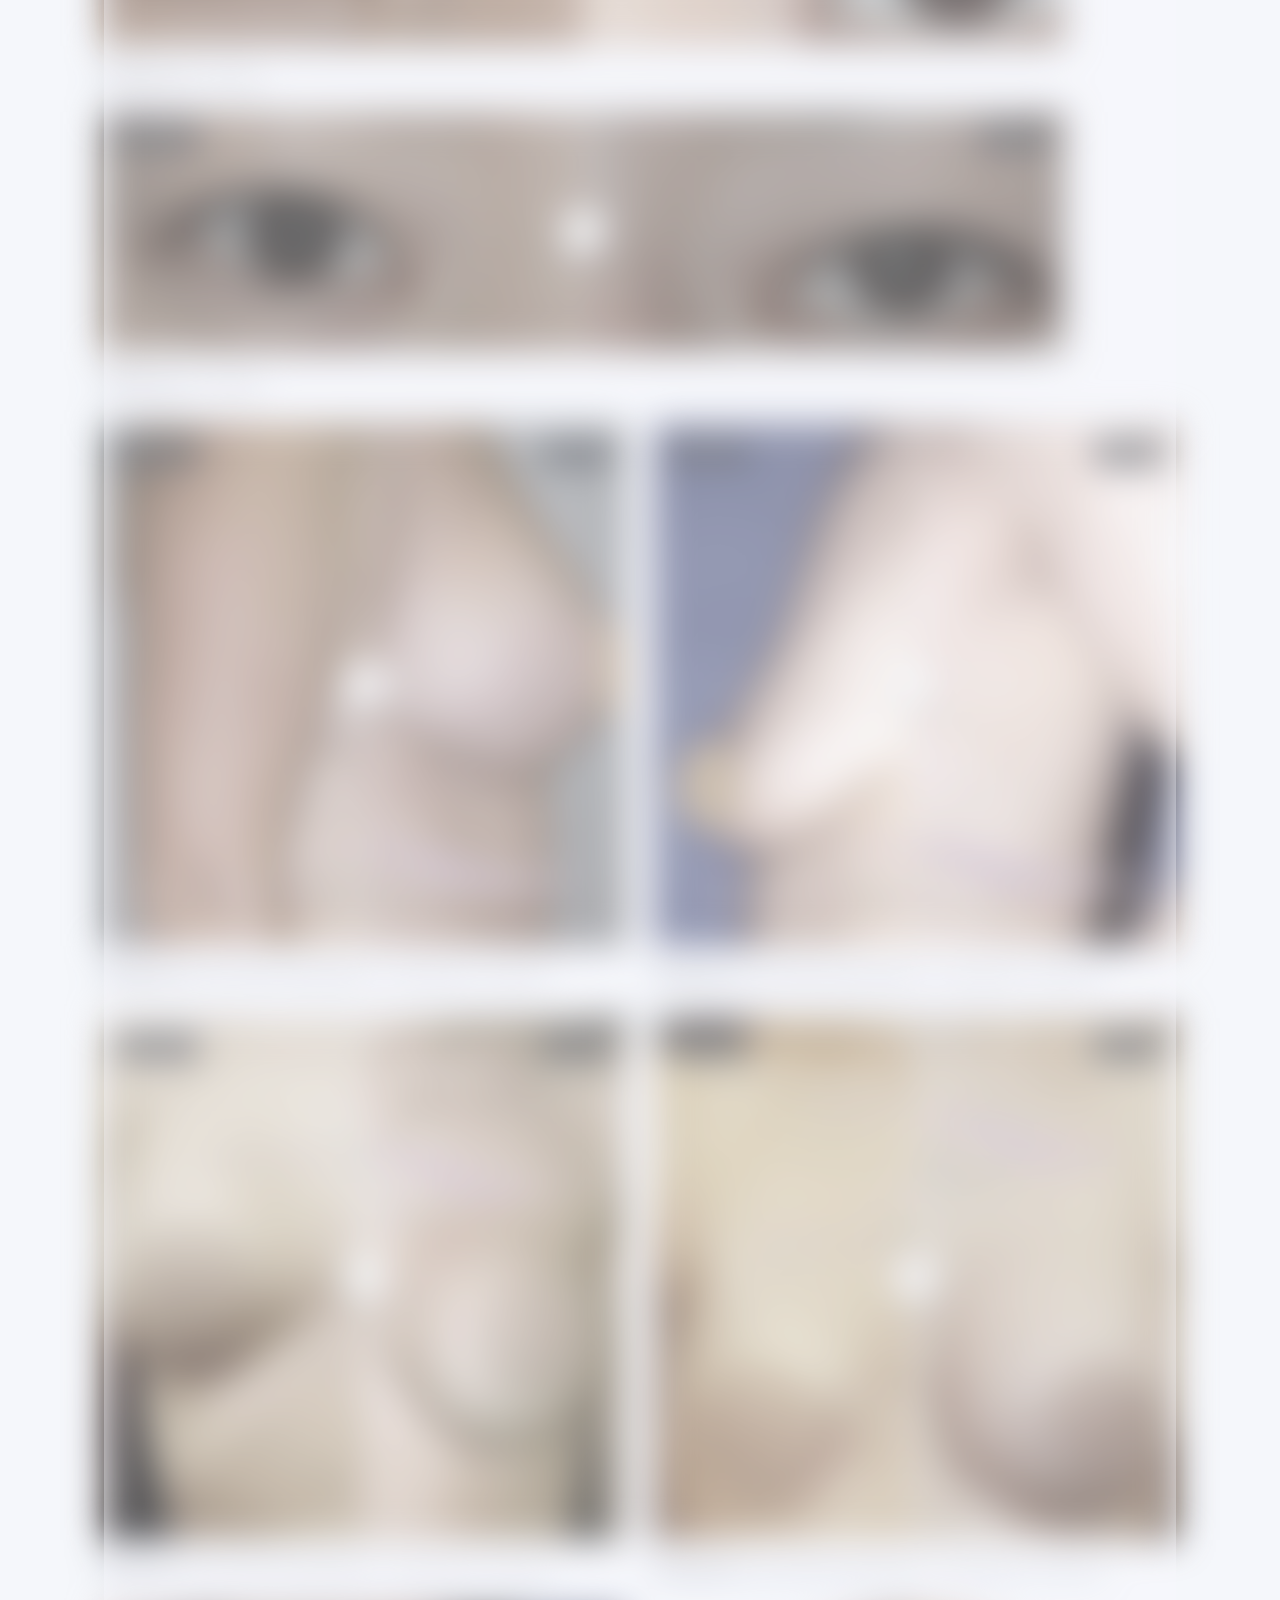
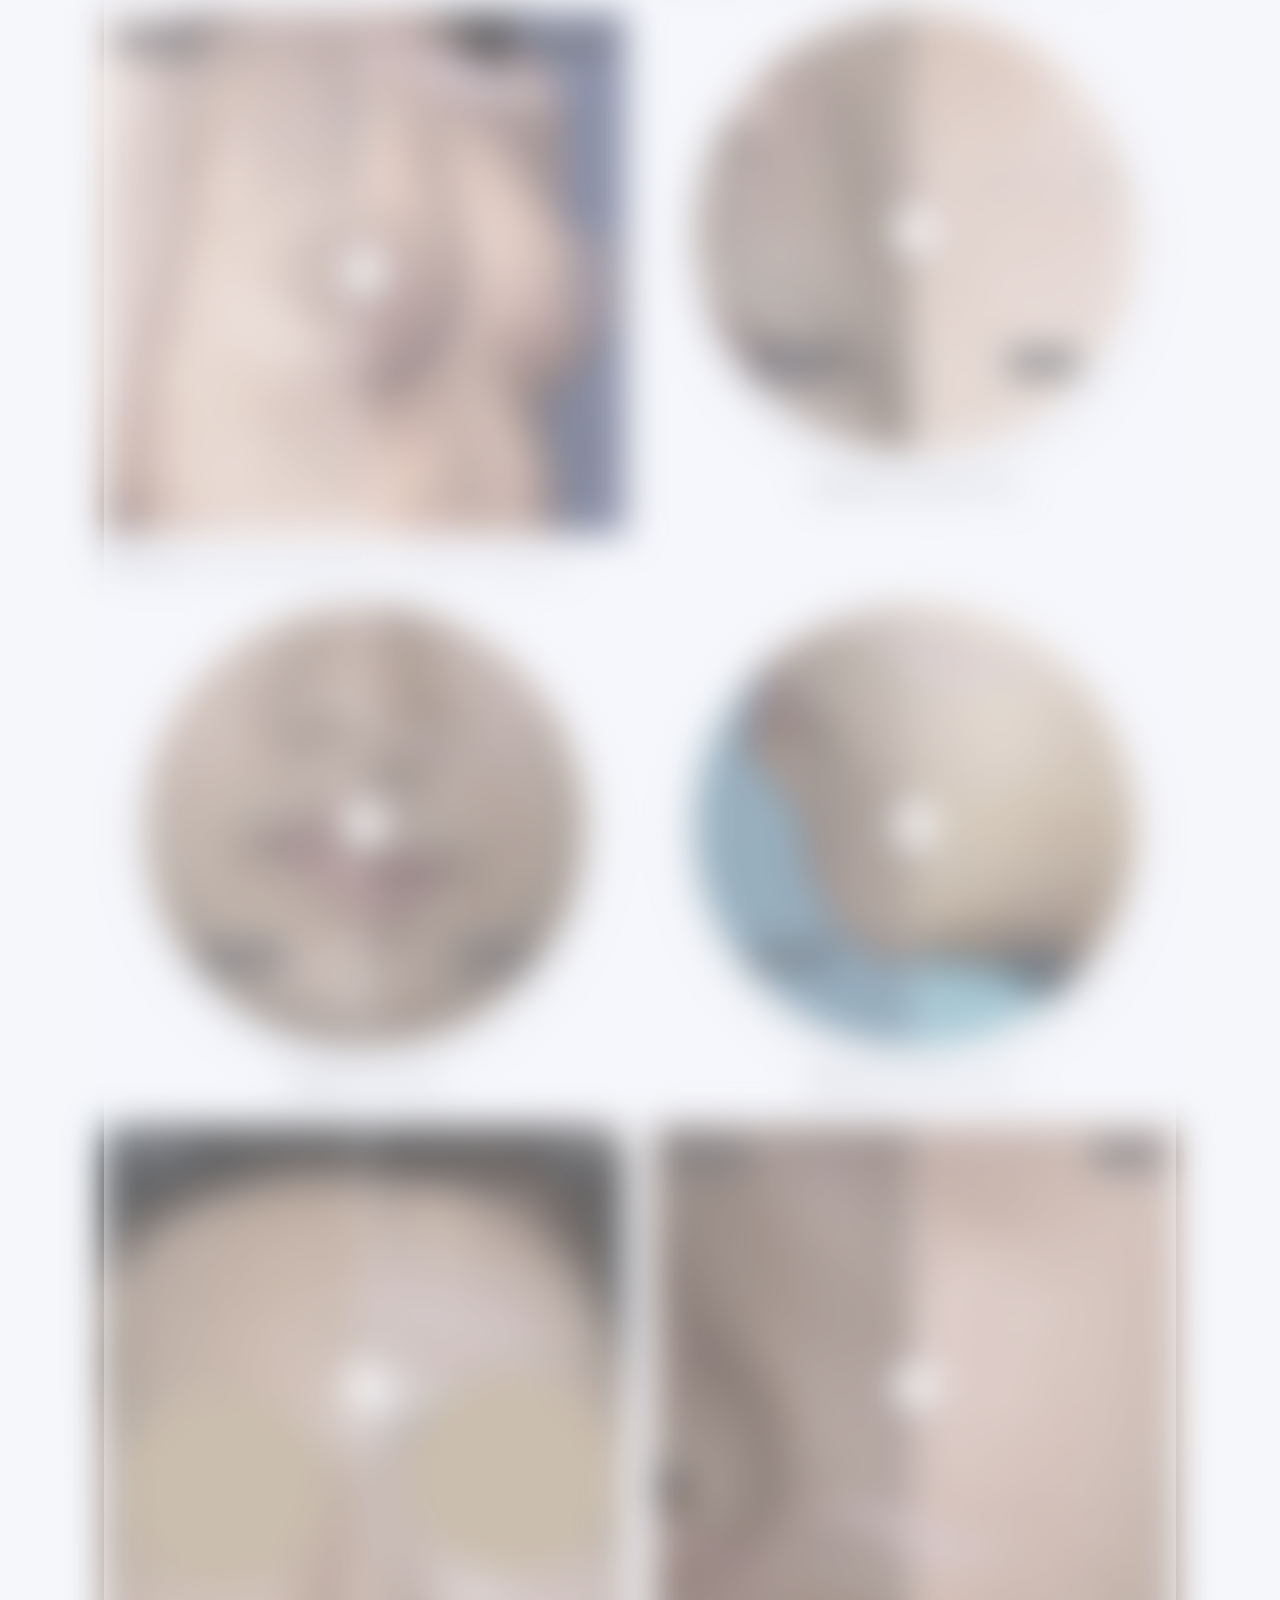
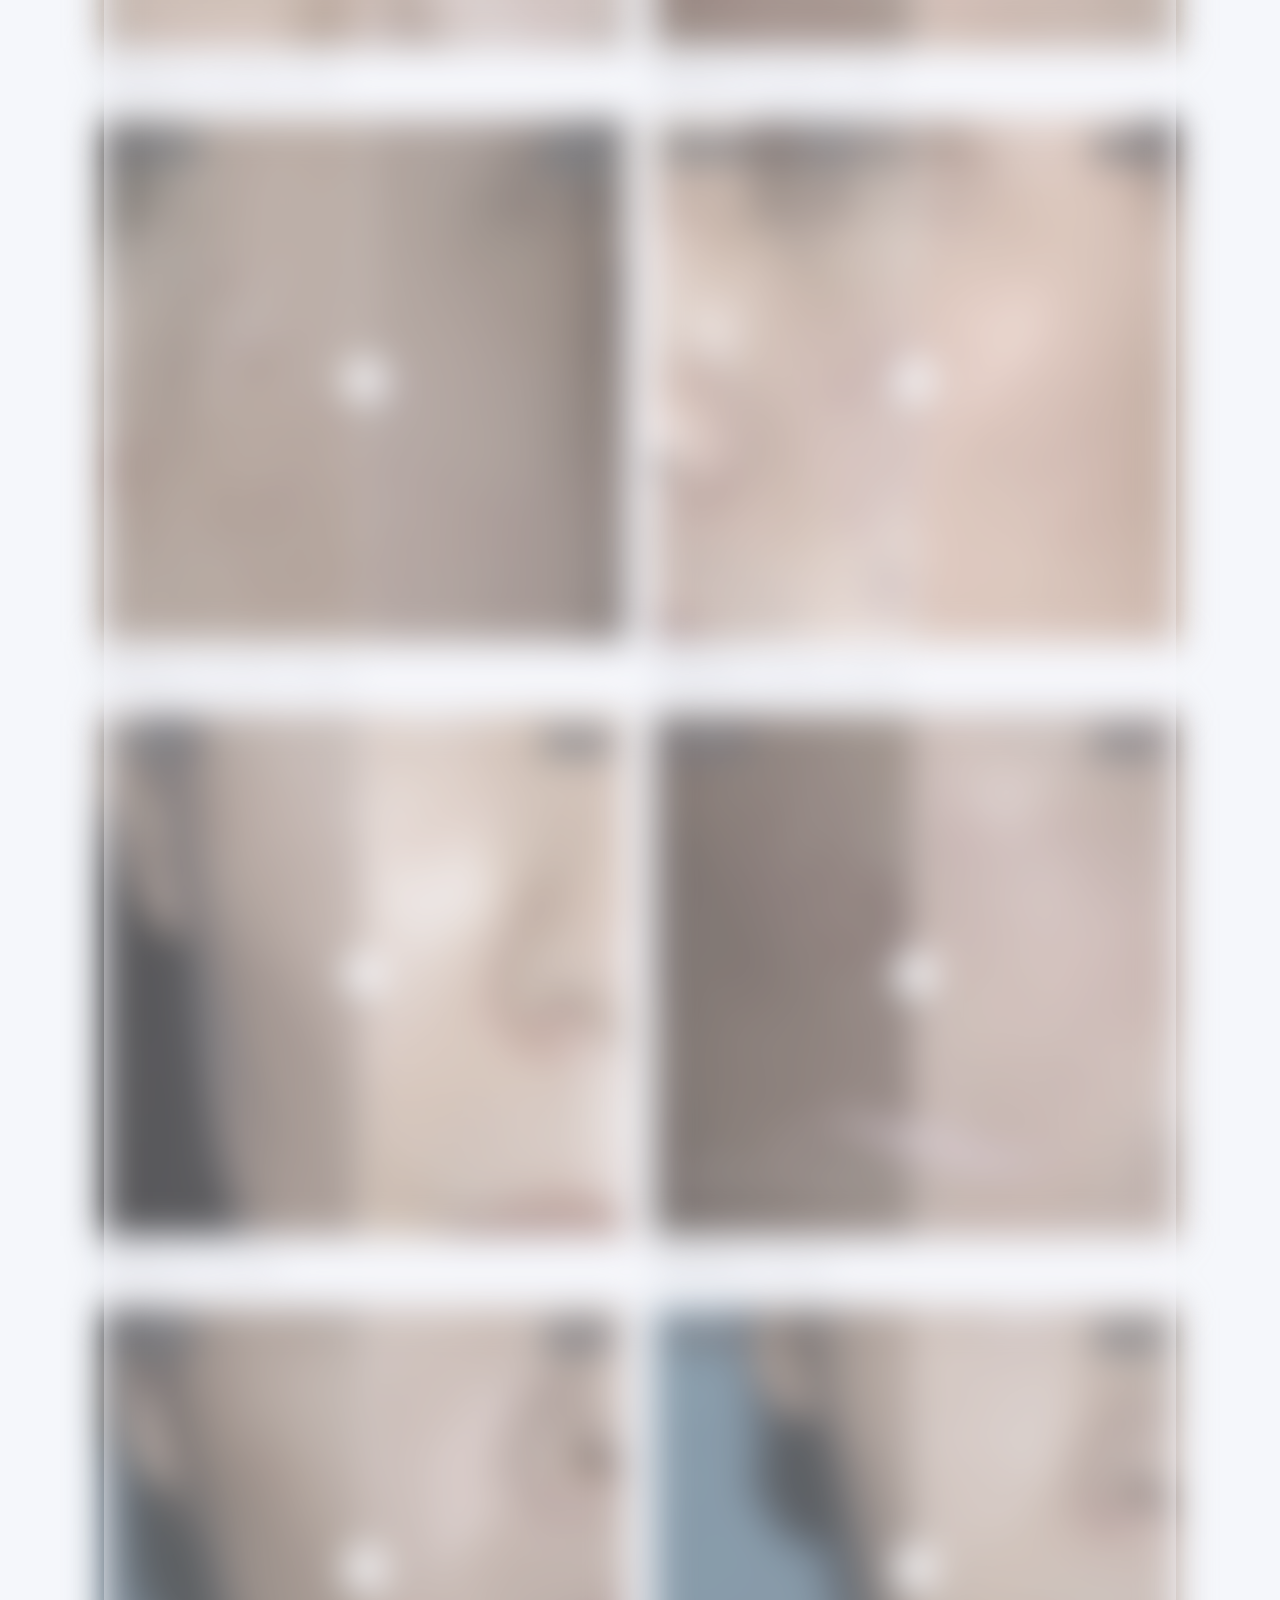
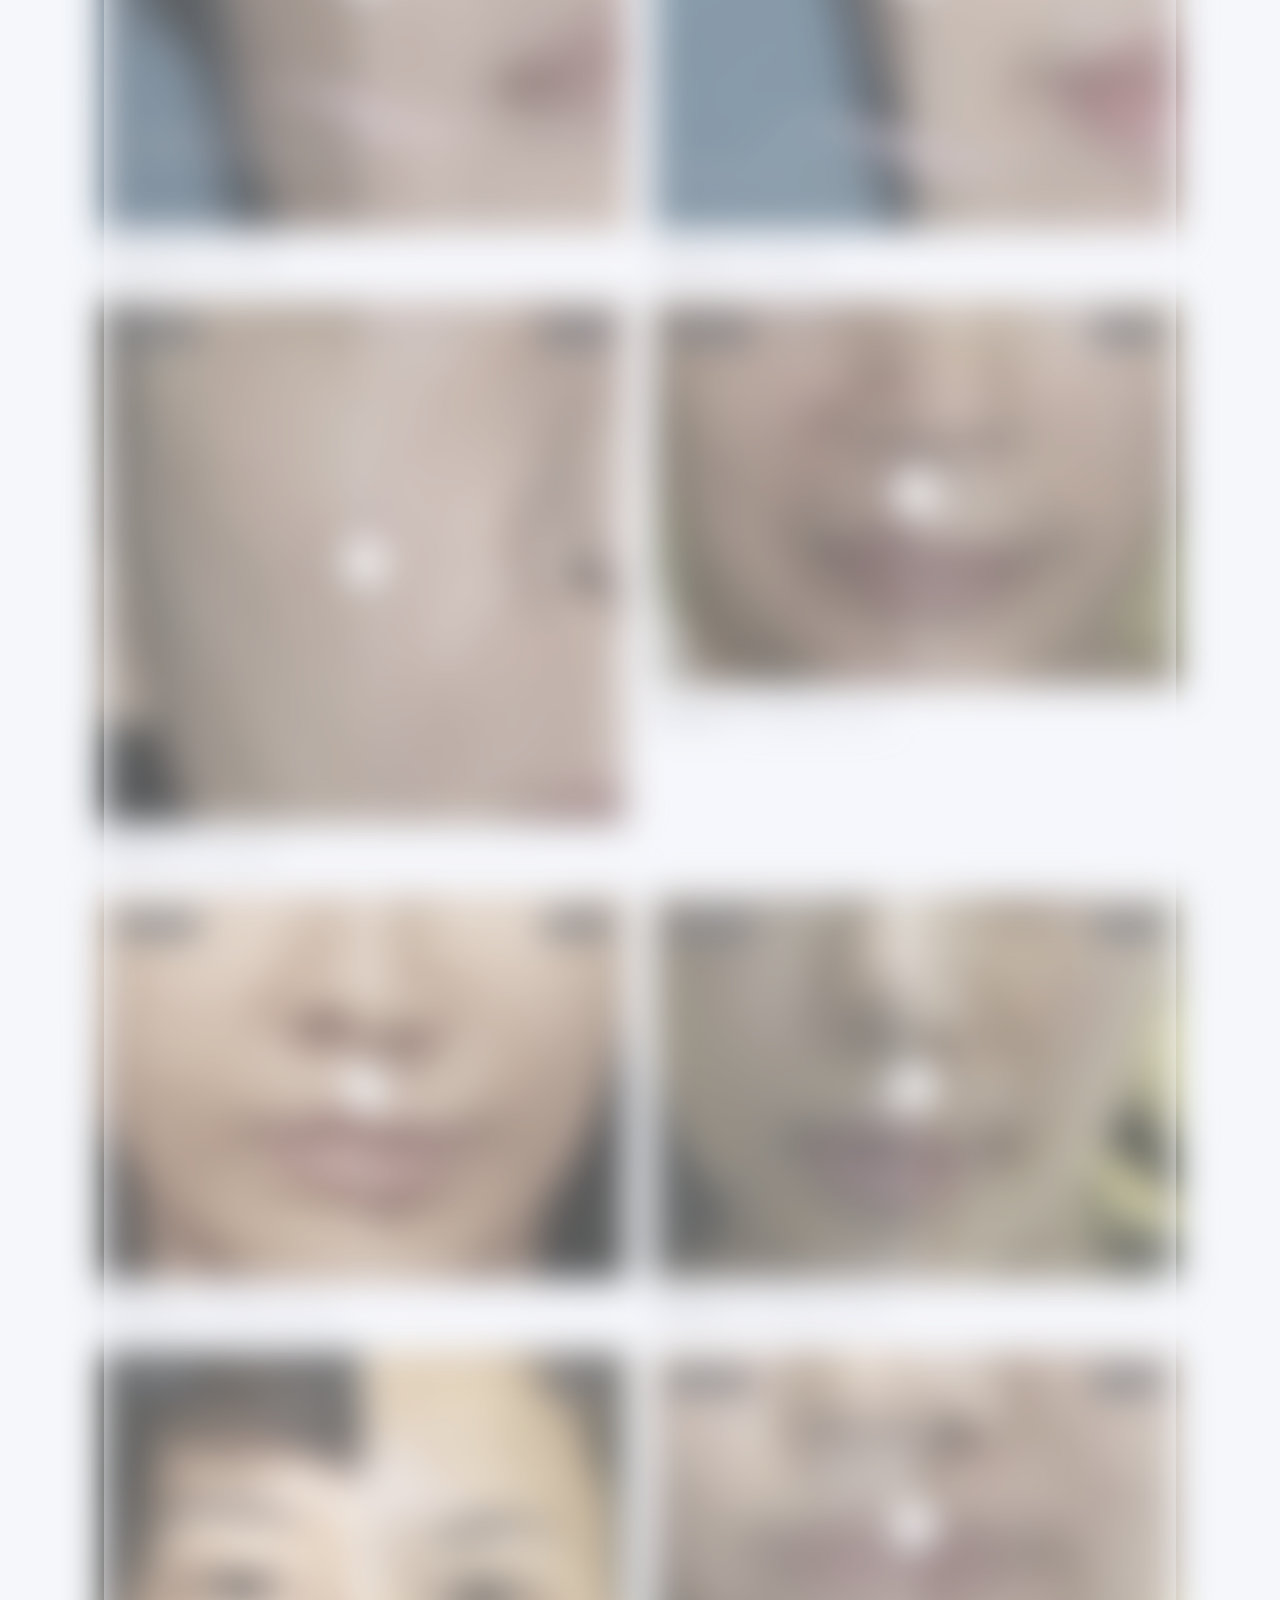
<file: results.html>
<!DOCTYPE html>
<html lang="en">
<head>
<meta charset="UTF-8">
<meta name="viewport" content="width=device-width, initial-scale=1, viewport-fit=cover">
<title>Before &amp; After | 미다스의원 인스파이어 · MIDAS CLINIC</title>
<meta name="description" content="Before and after case gallery — nose, eye, lifting, breast, filler and hair transplant — Midas Clinic Inspire. 미다스의원 인스파이어리조트점 (구 선이고은 성형외과) 전후 사진.">
<link rel="canonical" href="https://midas-inspire.com/results.html">
<meta property="og:type" content="website">
<meta property="og:site_name" content="MIDAS CLINIC · INSPIRE 미다스의원">
<meta property="og:url" content="https://midas-inspire.com/results.html">
<meta property="og:title" content="Before &amp;amp; After | 미다스의원 인스파이어 · MIDAS CLINIC">
<meta property="og:image" content="https://midas-inspire.com/images/hero-inspire.jpg">
<meta name="theme-color" content="#eef2f8">
<link rel="preconnect" href="https://fonts.googleapis.com">
<link rel="preconnect" href="https://fonts.gstatic.com" crossorigin>
<link href="https://fonts.googleapis.com/css2?family=Cormorant+Garamond:ital,wght@0,500;0,600;1,500;1,600&family=Jost:wght@300;400;500&family=Marcellus&family=Noto+Sans+KR:wght@300;400;500&family=Noto+Sans+SC:wght@300;400;500&family=Noto+Serif+KR:wght@400;500&family=Noto+Serif+SC:wght@400;500&display=swap" rel="stylesheet">
<link rel="stylesheet" href="css/style.css">
</head>
<body data-title-ko="전후 사진 — 미다스의원 인스파이어" data-title-zh="术前术后 — MIDAS CLINIC · INSPIRE">

<a class="skip" href="#main">Skip to content</a>
<svg width="0" height="0" class="sr" aria-hidden="true">
  <symbol id="i-arrow" viewBox="0 0 20 12" fill="none" stroke="currentColor" stroke-width="1.4"><path d="M0 6h18M13 1l5 5-5 5"/></symbol>
  <symbol id="i-chev" viewBox="0 0 10 10" fill="none" stroke="currentColor" stroke-width="1.4"><path d="M1 3l4 4 4-4"/></symbol>
</svg>

<header class="header" id="header">
  <div class="header-in">
    <a href="index.html" class="logo" aria-label="Midas Clinic Inspire"><b>MIDAS CLINIC</b><small>INSPIRE</small></a>
    <nav class="gnb" aria-label="Main">
      <a href="about.html" data-ko="미다스 소개" data-zh="关于MIDAS">About</a>
      <a class="active" href="procedures.html" data-ko="진료 안내" data-zh="诊疗项目">Procedures</a>
      <a href="global-care.html" data-ko="글로벌 환자 서비스" data-zh="国际患者服务">Global Care</a>
      <a href="experience.html" data-ko="인스파이어 경험" data-zh="INSPIRE体验">INSPIRE Experience</a>
      <a href="media.html" data-ko="미디어" data-zh="媒体资讯">Media</a>
      <a href="contact.html" data-ko="문의 및 오시는 길" data-zh="联系我们">Contact</a>
      <a class="ext" href="https://panacell-website.pages.dev/" target="_blank" rel="noopener" data-ko="세포" data-zh="细胞">Cell</a>
    </nav>
    <div class="header-r">
      <div class="lang" id="lang">
        <button class="lang-btn" id="langBtn" aria-haspopup="true" aria-expanded="false"><span id="langLabel">EN</span><svg><use href="#i-chev"/></svg></button>
        <div class="lang-menu" role="menu">
          <button data-lang="en" role="menuitem">English</button>
          <button data-lang="ko" role="menuitem">한국어</button>
          <button data-lang="zh" role="menuitem">中文</button>
        </div>
      </div>
      <a class="header-cta" href="contact.html" data-ko="진료 상담" data-zh="诊疗咨询">Consultation</a>
      <button class="burger" id="burger" aria-label="Menu"><span></span><span></span></button>
    </div>
  </div>
</header>

<nav class="drawer" id="drawer" aria-label="Mobile">
  <a href="about.html" data-ko="미다스 소개" data-zh="关于MIDAS">About</a>
  <a href="procedures.html" data-ko="진료 안내" data-zh="诊疗项目">Procedures</a>
  <a href="global-care.html" data-ko="글로벌 환자 서비스" data-zh="国际患者服务">Global Care</a>
  <a href="experience.html" data-ko="인스파이어 경험" data-zh="INSPIRE体验">INSPIRE Experience</a>
  <a href="media.html" data-ko="미디어" data-zh="媒体资讯">Media</a>
  <a href="contact.html" data-ko="문의 및 오시는 길" data-zh="联系我们">Contact</a>
  <a class="ext" href="https://panacell-website.pages.dev/" target="_blank" rel="noopener" data-ko="세포" data-zh="细胞">Cell</a>
  <div class="drawer-foot">
    <div class="drawer-lang"><button data-lang="en">EN</button><button data-lang="ko">KR</button><button data-lang="zh">中文</button></div>
    <a class="drawer-tel" href="tel:+82322523210">+82 32 252 3210</a>
    <a class="btn" href="contact.html#form"><span data-ko="상담 및 예약" data-zh="预约咨询">Book a Consultation</span><svg><use href="#i-arrow"/></svg></a>
  </div>
</nav>

<main id="main">
<section class="page-hero">
  <div class="wrap">
      <div class="crumbs"><a href="index.html" data-ko="홈" data-zh="首页">Home</a> / <span data-ko="전후 사진" data-zh="术前术后">Before &amp; After</span></div>
      <div class="kicker" data-ko="전후 사진" data-zh="术前术后">Before &amp; After</div>
      <h1 data-ko="수술&lt;br&gt;전후 사례" data-zh="手术&lt;br&gt;案例">Case<br><em>gallery</em></h1>
      <p class="lead" data-ko="코성형·눈성형·리프팅·가슴·필러·모발이식·피부 시술·T존 성형·지방이식·잇몸 성형 전후 사진입니다. 사진 가운데 선을 좌우로 움직여 비교해 보세요." data-zh="鼻整形、眼部整形、面部提升、胸部、填充、植发、皮肤治疗、T区整形、脂肪移植与露龈笑矫正案例。左右拖动照片中间的线对比术前术后。">Nose, eye, lifting, breast, filler, hair transplant, skin treatment, T-zone contouring, fat grafting and gummy smile cases. Drag the line on each photo to compare before and after.</p>
  </div>
  <svg class="silk" viewBox="0 0 400 400" fill="none" aria-hidden="true" preserveAspectRatio="none">
    <defs><linearGradient id="silkG" x1="0" y1="1" x2="1" y2="0"><stop offset="0" stop-color="#fff" stop-opacity="0"/><stop offset=".55" stop-color="#fff" stop-opacity=".95"/><stop offset="1" stop-color="#dbe2ec" stop-opacity=".7"/></linearGradient></defs>
    <path d="M30 400 C 120 250, 250 150, 400 100 L400 400 Z" fill="url(#silkG)"/>
    <path d="M110 400 C 200 290, 300 220, 400 190" stroke="#fff" stroke-width="2"/>
  </svg>
</section>

<section class="section">
  <div class="wrap">
    <div class="ba-filter" role="tablist"><button type="button" class="chip on" data-f="all"><span data-ko="전체" data-zh="全部">All</span><small>71</small></button><button type="button" class="chip" data-f="nose"><span data-ko="코성형" data-zh="鼻整形">Nose</span><small>18</small></button><button type="button" class="chip" data-f="eye"><span data-ko="눈성형" data-zh="眼部整形">Eye</span><small>8</small></button><button type="button" class="chip" data-f="lift"><span data-ko="리프팅" data-zh="面部提升">Lifting</span><small>11</small></button><button type="button" class="chip" data-f="breast"><span data-ko="가슴" data-zh="胸部">Breast</span><small>5</small></button><button type="button" class="chip" data-f="face"><span data-ko="필러 · 모발이식" data-zh="填充 · 植发">Filler · Hair</span><small>4</small></button><button type="button" class="chip" data-f="regen"><span data-ko="피부 시술" data-zh="皮肤治疗">Skin</span><small>11</small></button><button type="button" class="chip" data-f="contour"><span data-ko="T존 성형" data-zh="T区整形">T-zone</span><small>9</small></button><button type="button" class="chip" data-f="fat"><span data-ko="지방이식" data-zh="脂肪移植">Fat grafting</span><small>4</small></button><button type="button" class="chip" data-f="gum"><span data-ko="잇몸 성형" data-zh="露龈笑矫正">Gummy smile</span><small>1</small></button></div><div class="ba-wrap" data-ba-gate>
    <div class="ba-grid"><figure class="ba reveal" data-cat="nose">
  <div class="ba-frame" style="--pos:50%;aspect-ratio:720/619">
    <img class="ba-after" src="images/results/case01-after.jpg" alt="Case 01 after" loading="lazy" width="720" height="619">
    <img class="ba-before" src="images/results/case01-before.jpg" alt="Case 01 before" loading="lazy" width="720" height="619">
    <span class="ba-tag l">Before</span><span class="ba-tag r">After</span>
    <span class="ba-handle" aria-hidden="true"></span>
    <input class="ba-range" type="range" min="0" max="100" value="50" aria-label="Compare before and after">
  </div>
  <figcaption><b>Case 01</b><span data-ko="코성형" data-zh="鼻整形">Rhinoplasty</span></figcaption>
</figure><figure class="ba reveal" data-cat="nose">
  <div class="ba-frame" style="--pos:50%;aspect-ratio:720/619">
    <img class="ba-after" src="images/results/case02-after.jpg" alt="Case 02 after" loading="lazy" width="720" height="619">
    <img class="ba-before" src="images/results/case02-before.jpg" alt="Case 02 before" loading="lazy" width="720" height="619">
    <span class="ba-tag l">Before</span><span class="ba-tag r">After</span>
    <span class="ba-handle" aria-hidden="true"></span>
    <input class="ba-range" type="range" min="0" max="100" value="50" aria-label="Compare before and after">
  </div>
  <figcaption><b>Case 02</b><span data-ko="코성형" data-zh="鼻整形">Rhinoplasty</span></figcaption>
</figure><figure class="ba reveal" data-cat="nose">
  <div class="ba-frame" style="--pos:50%;aspect-ratio:720/619">
    <img class="ba-after" src="images/results/case03-after.jpg" alt="Case 03 after" loading="lazy" width="720" height="619">
    <img class="ba-before" src="images/results/case03-before.jpg" alt="Case 03 before" loading="lazy" width="720" height="619">
    <span class="ba-tag l">Before</span><span class="ba-tag r">After</span>
    <span class="ba-handle" aria-hidden="true"></span>
    <input class="ba-range" type="range" min="0" max="100" value="50" aria-label="Compare before and after">
  </div>
  <figcaption><b>Case 03</b><span data-ko="코성형" data-zh="鼻整形">Rhinoplasty</span></figcaption>
</figure><figure class="ba reveal" data-cat="nose">
  <div class="ba-frame" style="--pos:50%;aspect-ratio:720/619">
    <img class="ba-after" src="images/results/case04-after.jpg" alt="Case 04 after" loading="lazy" width="720" height="619">
    <img class="ba-before" src="images/results/case04-before.jpg" alt="Case 04 before" loading="lazy" width="720" height="619">
    <span class="ba-tag l">Before</span><span class="ba-tag r">After</span>
    <span class="ba-handle" aria-hidden="true"></span>
    <input class="ba-range" type="range" min="0" max="100" value="50" aria-label="Compare before and after">
  </div>
  <figcaption><b>Case 04</b><span data-ko="코성형" data-zh="鼻整形">Rhinoplasty</span></figcaption>
</figure><figure class="ba reveal" data-cat="nose">
  <div class="ba-frame" style="--pos:50%;aspect-ratio:720/619">
    <img class="ba-after" src="images/results/case05-after.jpg" alt="Case 05 after" loading="lazy" width="720" height="619">
    <img class="ba-before" src="images/results/case05-before.jpg" alt="Case 05 before" loading="lazy" width="720" height="619">
    <span class="ba-tag l">Before</span><span class="ba-tag r">After</span>
    <span class="ba-handle" aria-hidden="true"></span>
    <input class="ba-range" type="range" min="0" max="100" value="50" aria-label="Compare before and after">
  </div>
  <figcaption><b>Case 05</b><span data-ko="코성형" data-zh="鼻整形">Rhinoplasty</span></figcaption>
</figure><figure class="ba reveal" data-cat="nose">
  <div class="ba-frame" style="--pos:50%;aspect-ratio:720/619">
    <img class="ba-after" src="images/results/case06-after.jpg" alt="Case 06 after" loading="lazy" width="720" height="619">
    <img class="ba-before" src="images/results/case06-before.jpg" alt="Case 06 before" loading="lazy" width="720" height="619">
    <span class="ba-tag l">Before</span><span class="ba-tag r">After</span>
    <span class="ba-handle" aria-hidden="true"></span>
    <input class="ba-range" type="range" min="0" max="100" value="50" aria-label="Compare before and after">
  </div>
  <figcaption><b>Case 06</b><span data-ko="코성형" data-zh="鼻整形">Rhinoplasty</span></figcaption>
</figure><figure class="ba reveal" data-cat="nose">
  <div class="ba-frame" style="--pos:50%;aspect-ratio:720/619">
    <img class="ba-after" src="images/results/case07-after.jpg" alt="Case 07 after" loading="lazy" width="720" height="619">
    <img class="ba-before" src="images/results/case07-before.jpg" alt="Case 07 before" loading="lazy" width="720" height="619">
    <span class="ba-tag l">Before</span><span class="ba-tag r">After</span>
    <span class="ba-handle" aria-hidden="true"></span>
    <input class="ba-range" type="range" min="0" max="100" value="50" aria-label="Compare before and after">
  </div>
  <figcaption><b>Case 07</b><span data-ko="코성형" data-zh="鼻整形">Rhinoplasty</span></figcaption>
</figure><figure class="ba reveal" data-cat="nose">
  <div class="ba-frame" style="--pos:50%;aspect-ratio:720/619">
    <img class="ba-after" src="images/results/case08-after.jpg" alt="Case 08 after" loading="lazy" width="720" height="619">
    <img class="ba-before" src="images/results/case08-before.jpg" alt="Case 08 before" loading="lazy" width="720" height="619">
    <span class="ba-tag l">Before</span><span class="ba-tag r">After</span>
    <span class="ba-handle" aria-hidden="true"></span>
    <input class="ba-range" type="range" min="0" max="100" value="50" aria-label="Compare before and after">
  </div>
  <figcaption><b>Case 08</b><span data-ko="코성형" data-zh="鼻整形">Rhinoplasty</span></figcaption>
</figure><figure class="ba reveal" data-cat="nose">
  <div class="ba-frame" style="--pos:50%;aspect-ratio:720/619">
    <img class="ba-after" src="images/results/case09-after.jpg" alt="Case 09 after" loading="lazy" width="720" height="619">
    <img class="ba-before" src="images/results/case09-before.jpg" alt="Case 09 before" loading="lazy" width="720" height="619">
    <span class="ba-tag l">Before</span><span class="ba-tag r">After</span>
    <span class="ba-handle" aria-hidden="true"></span>
    <input class="ba-range" type="range" min="0" max="100" value="50" aria-label="Compare before and after">
  </div>
  <figcaption><b>Case 09</b><span data-ko="코성형" data-zh="鼻整形">Rhinoplasty</span></figcaption>
</figure><figure class="ba reveal" data-cat="nose">
  <div class="ba-frame" style="--pos:50%;aspect-ratio:720/619">
    <img class="ba-after" src="images/results/case10-after.jpg" alt="Case 10 after" loading="lazy" width="720" height="619">
    <img class="ba-before" src="images/results/case10-before.jpg" alt="Case 10 before" loading="lazy" width="720" height="619">
    <span class="ba-tag l">Before</span><span class="ba-tag r">After</span>
    <span class="ba-handle" aria-hidden="true"></span>
    <input class="ba-range" type="range" min="0" max="100" value="50" aria-label="Compare before and after">
  </div>
  <figcaption><b>Case 10</b><span data-ko="코성형" data-zh="鼻整形">Rhinoplasty</span></figcaption>
</figure><figure class="ba reveal" data-cat="nose">
  <div class="ba-frame" style="--pos:50%;aspect-ratio:720/619">
    <img class="ba-after" src="images/results/case11-after.jpg" alt="Case 11 after" loading="lazy" width="720" height="619">
    <img class="ba-before" src="images/results/case11-before.jpg" alt="Case 11 before" loading="lazy" width="720" height="619">
    <span class="ba-tag l">Before</span><span class="ba-tag r">After</span>
    <span class="ba-handle" aria-hidden="true"></span>
    <input class="ba-range" type="range" min="0" max="100" value="50" aria-label="Compare before and after">
  </div>
  <figcaption><b>Case 11</b><span data-ko="코성형" data-zh="鼻整形">Rhinoplasty</span></figcaption>
</figure><figure class="ba reveal" data-cat="nose">
  <div class="ba-frame" style="--pos:50%;aspect-ratio:720/619">
    <img class="ba-after" src="images/results/case12-after.jpg" alt="Case 12 after" loading="lazy" width="720" height="619">
    <img class="ba-before" src="images/results/case12-before.jpg" alt="Case 12 before" loading="lazy" width="720" height="619">
    <span class="ba-tag l">Before</span><span class="ba-tag r">After</span>
    <span class="ba-handle" aria-hidden="true"></span>
    <input class="ba-range" type="range" min="0" max="100" value="50" aria-label="Compare before and after">
  </div>
  <figcaption><b>Case 12</b><span data-ko="코성형" data-zh="鼻整形">Rhinoplasty</span></figcaption>
</figure><figure class="ba reveal" data-cat="nose">
  <div class="ba-frame" style="--pos:50%;aspect-ratio:720/619">
    <img class="ba-after" src="images/results/case13-after.jpg" alt="Case 13 after" loading="lazy" width="720" height="619">
    <img class="ba-before" src="images/results/case13-before.jpg" alt="Case 13 before" loading="lazy" width="720" height="619">
    <span class="ba-tag l">Before</span><span class="ba-tag r">After</span>
    <span class="ba-handle" aria-hidden="true"></span>
    <input class="ba-range" type="range" min="0" max="100" value="50" aria-label="Compare before and after">
  </div>
  <figcaption><b>Case 13</b><span data-ko="코성형" data-zh="鼻整形">Rhinoplasty</span></figcaption>
</figure><figure class="ba reveal" data-cat="nose">
  <div class="ba-frame" style="--pos:50%;aspect-ratio:720/619">
    <img class="ba-after" src="images/results/case14-after.jpg" alt="Case 14 after" loading="lazy" width="720" height="619">
    <img class="ba-before" src="images/results/case14-before.jpg" alt="Case 14 before" loading="lazy" width="720" height="619">
    <span class="ba-tag l">Before</span><span class="ba-tag r">After</span>
    <span class="ba-handle" aria-hidden="true"></span>
    <input class="ba-range" type="range" min="0" max="100" value="50" aria-label="Compare before and after">
  </div>
  <figcaption><b>Case 14</b><span data-ko="코성형" data-zh="鼻整形">Rhinoplasty</span></figcaption>
</figure><figure class="ba reveal" data-cat="nose">
  <div class="ba-frame" style="--pos:50%;aspect-ratio:720/619">
    <img class="ba-after" src="images/results/case15-after.jpg" alt="Case 15 after" loading="lazy" width="720" height="619">
    <img class="ba-before" src="images/results/case15-before.jpg" alt="Case 15 before" loading="lazy" width="720" height="619">
    <span class="ba-tag l">Before</span><span class="ba-tag r">After</span>
    <span class="ba-handle" aria-hidden="true"></span>
    <input class="ba-range" type="range" min="0" max="100" value="50" aria-label="Compare before and after">
  </div>
  <figcaption><b>Case 15</b><span data-ko="코성형" data-zh="鼻整形">Rhinoplasty</span></figcaption>
</figure><figure class="ba reveal" data-cat="nose">
  <div class="ba-frame" style="--pos:50%;aspect-ratio:720/619">
    <img class="ba-after" src="images/results/case16-after.jpg" alt="Case 16 after" loading="lazy" width="720" height="619">
    <img class="ba-before" src="images/results/case16-before.jpg" alt="Case 16 before" loading="lazy" width="720" height="619">
    <span class="ba-tag l">Before</span><span class="ba-tag r">After</span>
    <span class="ba-handle" aria-hidden="true"></span>
    <input class="ba-range" type="range" min="0" max="100" value="50" aria-label="Compare before and after">
  </div>
  <figcaption><b>Case 16</b><span data-ko="코성형" data-zh="鼻整形">Rhinoplasty</span></figcaption>
</figure><figure class="ba reveal" data-cat="nose">
  <div class="ba-frame" style="--pos:50%;aspect-ratio:720/619">
    <img class="ba-after" src="images/results/case17-after.jpg" alt="Case 17 after" loading="lazy" width="720" height="619">
    <img class="ba-before" src="images/results/case17-before.jpg" alt="Case 17 before" loading="lazy" width="720" height="619">
    <span class="ba-tag l">Before</span><span class="ba-tag r">After</span>
    <span class="ba-handle" aria-hidden="true"></span>
    <input class="ba-range" type="range" min="0" max="100" value="50" aria-label="Compare before and after">
  </div>
  <figcaption><b>Case 17</b><span data-ko="코성형" data-zh="鼻整形">Rhinoplasty</span></figcaption>
</figure><figure class="ba reveal" data-cat="nose">
  <div class="ba-frame" style="--pos:50%;aspect-ratio:720/619">
    <img class="ba-after" src="images/results/case18-after.jpg" alt="Case 18 after" loading="lazy" width="720" height="619">
    <img class="ba-before" src="images/results/case18-before.jpg" alt="Case 18 before" loading="lazy" width="720" height="619">
    <span class="ba-tag l">Before</span><span class="ba-tag r">After</span>
    <span class="ba-handle" aria-hidden="true"></span>
    <input class="ba-range" type="range" min="0" max="100" value="50" aria-label="Compare before and after">
  </div>
  <figcaption><b>Case 18</b><span data-ko="코성형 · 측면" data-zh="鼻整形 · 侧面">Rhinoplasty · side view</span></figcaption>
</figure><figure class="ba reveal" data-cat="lift">
  <div class="ba-frame" style="--pos:50%;aspect-ratio:720/619">
    <img class="ba-after" src="images/results/lift01-after.jpg" alt="Case 19 after" loading="lazy" width="720" height="619">
    <img class="ba-before" src="images/results/lift01-before.jpg" alt="Case 19 before" loading="lazy" width="720" height="619">
    <span class="ba-tag l">Before</span><span class="ba-tag r">After</span>
    <span class="ba-handle" aria-hidden="true"></span>
    <input class="ba-range" type="range" min="0" max="100" value="50" aria-label="Compare before and after">
  </div>
  <figcaption><b>Case 19</b><span data-ko="하안검 + 중안면 SMAS 리프팅 · 수술 후 2주 (붓기 남아 있음)" data-zh="下眼睑 + 中面部SMAS提升 · 术后2周（仍有肿胀）">Lower eyelid + mid-face SMAS lift · 2 weeks after (swelling remains)</span></figcaption>
</figure><figure class="ba reveal" data-cat="lift">
  <div class="ba-frame" style="--pos:50%;aspect-ratio:720/619">
    <img class="ba-after" src="images/results/lift02-after.jpg" alt="Case 20 after" loading="lazy" width="720" height="619">
    <img class="ba-before" src="images/results/lift02-before.jpg" alt="Case 20 before" loading="lazy" width="720" height="619">
    <span class="ba-tag l">Before</span><span class="ba-tag r">After</span>
    <span class="ba-handle" aria-hidden="true"></span>
    <input class="ba-range" type="range" min="0" max="100" value="50" aria-label="Compare before and after">
  </div>
  <figcaption><b>Case 20</b><span data-ko="중안면 SMAS 리프팅 · 장기 경과: 40세 수술, 8년 후 사진" data-zh="中面部SMAS提升 · 长期效果：40岁手术，8年后照片">Mid-face SMAS lift · long-term: surgery at 40, photo 8 years later</span></figcaption>
</figure><figure class="ba reveal" data-cat="lift">
  <div class="ba-frame" style="--pos:50%;aspect-ratio:720/619">
    <img class="ba-after" src="images/results/lift03-after.jpg" alt="Case 21 after" loading="lazy" width="720" height="619">
    <img class="ba-before" src="images/results/lift03-before.jpg" alt="Case 21 before" loading="lazy" width="720" height="619">
    <span class="ba-tag l">Before</span><span class="ba-tag r">After</span>
    <span class="ba-handle" aria-hidden="true"></span>
    <input class="ba-range" type="range" min="0" max="100" value="50" aria-label="Compare before and after">
  </div>
  <figcaption><b>Case 21</b><span data-ko="중안면 SMAS 리프팅 · 수술 후 1주" data-zh="中面部SMAS提升 · 术后1周">Mid-face SMAS lift · 1 week after</span></figcaption>
</figure><figure class="ba reveal" data-cat="lift">
  <div class="ba-frame" style="--pos:50%;aspect-ratio:720/619">
    <img class="ba-after" src="images/results/lift04-after.jpg" alt="Case 22 after" loading="lazy" width="720" height="619">
    <img class="ba-before" src="images/results/lift04-before.jpg" alt="Case 22 before" loading="lazy" width="720" height="619">
    <span class="ba-tag l">Before</span><span class="ba-tag r">After</span>
    <span class="ba-handle" aria-hidden="true"></span>
    <input class="ba-range" type="range" min="0" max="100" value="50" aria-label="Compare before and after">
  </div>
  <figcaption><b>Case 22</b><span data-ko="하안검 + 중안면 SMAS 리프팅 · 수술 후 2주" data-zh="下眼睑 + 中面部SMAS提升 · 术后2周">Lower eyelid + mid-face SMAS lift · 2 weeks after</span></figcaption>
</figure><figure class="ba reveal" data-cat="lift">
  <div class="ba-frame" style="--pos:50%;aspect-ratio:720/619">
    <img class="ba-after" src="images/results/lift05-after.jpg" alt="Case 23 after" loading="lazy" width="720" height="619">
    <img class="ba-before" src="images/results/lift05-before.jpg" alt="Case 23 before" loading="lazy" width="720" height="619">
    <span class="ba-tag l">Before</span><span class="ba-tag r">After</span>
    <span class="ba-handle" aria-hidden="true"></span>
    <input class="ba-range" type="range" min="0" max="100" value="50" aria-label="Compare before and after">
  </div>
  <figcaption><b>Case 23</b><span data-ko="같은 환자 측면 · 수술 후 2주" data-zh="同一患者侧面 · 术后2周">Same patient, oblique view · 2 weeks after</span></figcaption>
</figure><figure class="ba reveal" data-cat="lift">
  <div class="ba-frame" style="--pos:50%;aspect-ratio:720/619">
    <img class="ba-after" src="images/results/lift06-after.jpg" alt="Case 24 after" loading="lazy" width="720" height="619">
    <img class="ba-before" src="images/results/lift06-before.jpg" alt="Case 24 before" loading="lazy" width="720" height="619">
    <span class="ba-tag l">Before</span><span class="ba-tag r">After</span>
    <span class="ba-handle" aria-hidden="true"></span>
    <input class="ba-range" type="range" min="0" max="100" value="50" aria-label="Compare before and after">
  </div>
  <figcaption><b>Case 24</b><span data-ko="포헤드(이마) 리프팅 · 수술 후 1개월 (봉합선 표시)" data-zh="额头提升 · 术后1个月（标注缝合线）">Forehead lift · 1 month after (incision line marked)</span></figcaption>
</figure><figure class="ba reveal" data-cat="lift">
  <div class="ba-frame" style="--pos:50%;aspect-ratio:720/619">
    <img class="ba-after" src="images/results/lift07-after.jpg" alt="Case 25 after" loading="lazy" width="720" height="619">
    <img class="ba-before" src="images/results/lift07-before.jpg" alt="Case 25 before" loading="lazy" width="720" height="619">
    <span class="ba-tag l">Before</span><span class="ba-tag r">After</span>
    <span class="ba-handle" aria-hidden="true"></span>
    <input class="ba-range" type="range" min="0" max="100" value="50" aria-label="Compare before and after">
  </div>
  <figcaption><b>Case 25</b><span data-ko="목 SMAS 리프팅 · 턱·목 라인 측면" data-zh="颈部SMAS提升 · 下颌与颈部线条侧面">Neck SMAS lift · jaw and neck line, side view</span></figcaption>
</figure><figure class="ba reveal" data-cat="lift">
  <div class="ba-frame" style="--pos:50%;aspect-ratio:720/619">
    <img class="ba-after" src="images/results/lift08-after.jpg" alt="Case 26 after" loading="lazy" width="720" height="619">
    <img class="ba-before" src="images/results/lift08-before.jpg" alt="Case 26 before" loading="lazy" width="720" height="619">
    <span class="ba-tag l">Before</span><span class="ba-tag r">After</span>
    <span class="ba-handle" aria-hidden="true"></span>
    <input class="ba-range" type="range" min="0" max="100" value="50" aria-label="Compare before and after">
  </div>
  <figcaption><b>Case 26</b><span data-ko="안면거상 · 턱선·볼 처짐, 사선 측면" data-zh="面部提升 · 下颌线与脸颊下垂，斜侧面">Face lift · jowl and jawline, oblique view</span></figcaption>
</figure><figure class="ba reveal wide" data-cat="eye">
  <div class="ba-frame" style="--pos:50%;aspect-ratio:960/240">
    <img class="ba-after" src="images/results/eye01-after.jpg" alt="Case 27 after" loading="lazy" width="960" height="240">
    <img class="ba-before" src="images/results/eye01-before.jpg" alt="Case 27 before" loading="lazy" width="960" height="240">
    <span class="ba-tag l">Before</span><span class="ba-tag r">After</span>
    <span class="ba-handle" aria-hidden="true"></span>
    <input class="ba-range" type="range" min="0" max="100" value="50" aria-label="Compare before and after">
  </div>
  <figcaption><b>Case 27</b><span data-ko="눈성형" data-zh="眼部整形">Eye surgery</span></figcaption>
</figure><figure class="ba reveal wide" data-cat="eye">
  <div class="ba-frame" style="--pos:50%;aspect-ratio:960/240">
    <img class="ba-after" src="images/results/eye02-after.jpg" alt="Case 28 after" loading="lazy" width="960" height="240">
    <img class="ba-before" src="images/results/eye02-before.jpg" alt="Case 28 before" loading="lazy" width="960" height="240">
    <span class="ba-tag l">Before</span><span class="ba-tag r">After</span>
    <span class="ba-handle" aria-hidden="true"></span>
    <input class="ba-range" type="range" min="0" max="100" value="50" aria-label="Compare before and after">
  </div>
  <figcaption><b>Case 28</b><span data-ko="눈성형" data-zh="眼部整形">Eye surgery</span></figcaption>
</figure><figure class="ba reveal wide" data-cat="eye">
  <div class="ba-frame" style="--pos:50%;aspect-ratio:960/240">
    <img class="ba-after" src="images/results/eye03-after.jpg" alt="Case 29 after" loading="lazy" width="960" height="240">
    <img class="ba-before" src="images/results/eye03-before.jpg" alt="Case 29 before" loading="lazy" width="960" height="240">
    <span class="ba-tag l">Before</span><span class="ba-tag r">After</span>
    <span class="ba-handle" aria-hidden="true"></span>
    <input class="ba-range" type="range" min="0" max="100" value="50" aria-label="Compare before and after">
  </div>
  <figcaption><b>Case 29</b><span data-ko="눈성형" data-zh="眼部整形">Eye surgery</span></figcaption>
</figure><figure class="ba reveal wide" data-cat="eye">
  <div class="ba-frame" style="--pos:50%;aspect-ratio:960/240">
    <img class="ba-after" src="images/results/eye04-after.jpg" alt="Case 30 after" loading="lazy" width="960" height="240">
    <img class="ba-before" src="images/results/eye04-before.jpg" alt="Case 30 before" loading="lazy" width="960" height="240">
    <span class="ba-tag l">Before</span><span class="ba-tag r">After</span>
    <span class="ba-handle" aria-hidden="true"></span>
    <input class="ba-range" type="range" min="0" max="100" value="50" aria-label="Compare before and after">
  </div>
  <figcaption><b>Case 30</b><span data-ko="눈성형" data-zh="眼部整形">Eye surgery</span></figcaption>
</figure><figure class="ba reveal wide" data-cat="eye">
  <div class="ba-frame" style="--pos:50%;aspect-ratio:960/240">
    <img class="ba-after" src="images/results/eye05-after.jpg" alt="Case 31 after" loading="lazy" width="960" height="240">
    <img class="ba-before" src="images/results/eye05-before.jpg" alt="Case 31 before" loading="lazy" width="960" height="240">
    <span class="ba-tag l">Before</span><span class="ba-tag r">After</span>
    <span class="ba-handle" aria-hidden="true"></span>
    <input class="ba-range" type="range" min="0" max="100" value="50" aria-label="Compare before and after">
  </div>
  <figcaption><b>Case 31</b><span data-ko="눈성형" data-zh="眼部整形">Eye surgery</span></figcaption>
</figure><figure class="ba reveal wide" data-cat="eye">
  <div class="ba-frame" style="--pos:50%;aspect-ratio:960/240">
    <img class="ba-after" src="images/results/eye06-after.jpg" alt="Case 32 after" loading="lazy" width="960" height="240">
    <img class="ba-before" src="images/results/eye06-before.jpg" alt="Case 32 before" loading="lazy" width="960" height="240">
    <span class="ba-tag l">Before</span><span class="ba-tag r">After</span>
    <span class="ba-handle" aria-hidden="true"></span>
    <input class="ba-range" type="range" min="0" max="100" value="50" aria-label="Compare before and after">
  </div>
  <figcaption><b>Case 32</b><span data-ko="안검하수 (눈매교정)" data-zh="上睑下垂矫正">Ptosis correction</span></figcaption>
</figure><figure class="ba reveal wide" data-cat="eye">
  <div class="ba-frame" style="--pos:50%;aspect-ratio:960/240">
    <img class="ba-after" src="images/results/eye07-after.jpg" alt="Case 33 after" loading="lazy" width="960" height="240">
    <img class="ba-before" src="images/results/eye07-before.jpg" alt="Case 33 before" loading="lazy" width="960" height="240">
    <span class="ba-tag l">Before</span><span class="ba-tag r">After</span>
    <span class="ba-handle" aria-hidden="true"></span>
    <input class="ba-range" type="range" min="0" max="100" value="50" aria-label="Compare before and after">
  </div>
  <figcaption><b>Case 33</b><span data-ko="눈성형" data-zh="眼部整形">Eye surgery</span></figcaption>
</figure><figure class="ba reveal wide" data-cat="eye">
  <div class="ba-frame" style="--pos:50%;aspect-ratio:960/240">
    <img class="ba-after" src="images/results/eye08-after.jpg" alt="Case 34 after" loading="lazy" width="960" height="240">
    <img class="ba-before" src="images/results/eye08-before.jpg" alt="Case 34 before" loading="lazy" width="960" height="240">
    <span class="ba-tag l">Before</span><span class="ba-tag r">After</span>
    <span class="ba-handle" aria-hidden="true"></span>
    <input class="ba-range" type="range" min="0" max="100" value="50" aria-label="Compare before and after">
  </div>
  <figcaption><b>Case 34</b><span data-ko="눈성형" data-zh="眼部整形">Eye surgery</span></figcaption>
</figure><figure class="ba reveal" data-cat="breast">
  <div class="ba-frame" style="--pos:50%;aspect-ratio:640/640">
    <img class="ba-after" src="images/results/breast01-after.jpg" alt="Case 35 after" loading="lazy" width="640" height="640">
    <img class="ba-before" src="images/results/breast01-before.jpg" alt="Case 35 before" loading="lazy" width="640" height="640">
    <span class="ba-tag l">Before</span><span class="ba-tag r">After</span>
    <span class="ba-handle" aria-hidden="true"></span>
    <input class="ba-range" type="range" min="0" max="100" value="50" aria-label="Compare before and after">
  </div>
  <figcaption><b>Case 35</b><span data-ko="줄기세포 가슴확대·재건 · 측면" data-zh="干细胞丰胸·乳房重建 · 侧面">Stem-cell breast augmentation · reconstruction · side view</span></figcaption>
</figure><figure class="ba reveal" data-cat="breast">
  <div class="ba-frame" style="--pos:50%;aspect-ratio:640/640">
    <img class="ba-after" src="images/results/breast02-after.jpg" alt="Case 36 after" loading="lazy" width="640" height="640">
    <img class="ba-before" src="images/results/breast02-before.jpg" alt="Case 36 before" loading="lazy" width="640" height="640">
    <span class="ba-tag l">Before</span><span class="ba-tag r">After</span>
    <span class="ba-handle" aria-hidden="true"></span>
    <input class="ba-range" type="range" min="0" max="100" value="50" aria-label="Compare before and after">
  </div>
  <figcaption><b>Case 36</b><span data-ko="줄기세포 가슴확대·재건 · 측면" data-zh="干细胞丰胸·乳房重建 · 侧面">Stem-cell breast augmentation · reconstruction · side view</span></figcaption>
</figure><figure class="ba reveal" data-cat="breast">
  <div class="ba-frame" style="--pos:50%;aspect-ratio:600/600">
    <img class="ba-after" src="images/results/breast03-after.jpg" alt="Case 37 after" loading="lazy" width="600" height="600">
    <img class="ba-before" src="images/results/breast03-before.jpg" alt="Case 37 before" loading="lazy" width="600" height="600">
    <span class="ba-tag l">Before</span><span class="ba-tag r">After</span>
    <span class="ba-handle" aria-hidden="true"></span>
    <input class="ba-range" type="range" min="0" max="100" value="50" aria-label="Compare before and after">
  </div>
  <figcaption><b>Case 37</b><span data-ko="줄기세포 가슴확대·재건 · 정면" data-zh="干细胞丰胸·乳房重建 · 正面">Stem-cell breast augmentation · reconstruction · front view</span></figcaption>
</figure><figure class="ba reveal" data-cat="breast">
  <div class="ba-frame" style="--pos:50%;aspect-ratio:600/600">
    <img class="ba-after" src="images/results/breast04-after.jpg" alt="Case 38 after" loading="lazy" width="600" height="600">
    <img class="ba-before" src="images/results/breast04-before.jpg" alt="Case 38 before" loading="lazy" width="600" height="600">
    <span class="ba-tag l">Before</span><span class="ba-tag r">After</span>
    <span class="ba-handle" aria-hidden="true"></span>
    <input class="ba-range" type="range" min="0" max="100" value="50" aria-label="Compare before and after">
  </div>
  <figcaption><b>Case 38</b><span data-ko="줄기세포 가슴확대·재건 · 정면" data-zh="干细胞丰胸·乳房重建 · 正面">Stem-cell breast augmentation · reconstruction · front view</span></figcaption>
</figure><figure class="ba reveal" data-cat="breast">
  <div class="ba-frame" style="--pos:50%;aspect-ratio:600/600">
    <img class="ba-after" src="images/results/breast05-after.jpg" alt="Case 39 after" loading="lazy" width="600" height="600">
    <img class="ba-before" src="images/results/breast05-before.jpg" alt="Case 39 before" loading="lazy" width="600" height="600">
    <span class="ba-tag l">Before</span><span class="ba-tag r">After</span>
    <span class="ba-handle" aria-hidden="true"></span>
    <input class="ba-range" type="range" min="0" max="100" value="50" aria-label="Compare before and after">
  </div>
  <figcaption><b>Case 39</b><span data-ko="줄기세포 가슴확대·재건 · 사선 측면" data-zh="干细胞丰胸·乳房重建 · 斜侧面">Stem-cell breast augmentation · reconstruction · oblique view</span></figcaption>
</figure><figure class="ba reveal round" data-cat="face">
  <div class="ba-frame" style="--pos:50%;aspect-ratio:480/480">
    <img class="ba-after" src="images/results/skin01-after.jpg" alt="Case 40 after" loading="lazy" width="480" height="480">
    <img class="ba-before" src="images/results/skin01-before.jpg" alt="Case 40 before" loading="lazy" width="480" height="480">
    <span class="ba-tag l">Before</span><span class="ba-tag r">After</span>
    <span class="ba-handle" aria-hidden="true"></span>
    <input class="ba-range" type="range" min="0" max="100" value="50" aria-label="Compare before and after">
  </div>
  <figcaption><b>Case 40</b><span data-ko="팔자주름 필러" data-zh="法令纹填充">Nasolabial fold filler</span></figcaption>
</figure><figure class="ba reveal round" data-cat="face">
  <div class="ba-frame" style="--pos:50%;aspect-ratio:480/480">
    <img class="ba-after" src="images/results/lip01-after.jpg" alt="Case 41 after" loading="lazy" width="480" height="480">
    <img class="ba-before" src="images/results/lip01-before.jpg" alt="Case 41 before" loading="lazy" width="480" height="480">
    <span class="ba-tag l">Before</span><span class="ba-tag r">After</span>
    <span class="ba-handle" aria-hidden="true"></span>
    <input class="ba-range" type="range" min="0" max="100" value="50" aria-label="Compare before and after">
  </div>
  <figcaption><b>Case 41</b><span data-ko="볼 필러" data-zh="面颊填充">Cheek filler</span></figcaption>
</figure><figure class="ba reveal round" data-cat="face">
  <div class="ba-frame" style="--pos:50%;aspect-ratio:480/480">
    <img class="ba-after" src="images/results/chin01-after.jpg" alt="Case 42 after" loading="lazy" width="480" height="480">
    <img class="ba-before" src="images/results/chin01-before.jpg" alt="Case 42 before" loading="lazy" width="480" height="480">
    <span class="ba-tag l">Before</span><span class="ba-tag r">After</span>
    <span class="ba-handle" aria-hidden="true"></span>
    <input class="ba-range" type="range" min="0" max="100" value="50" aria-label="Compare before and after">
  </div>
  <figcaption><b>Case 42</b><span data-ko="턱 필러 · 측면" data-zh="下巴填充 · 侧面">Chin filler · side view</span></figcaption>
</figure><figure class="ba reveal" data-cat="face">
  <div class="ba-frame" style="--pos:50%;aspect-ratio:640/640">
    <img class="ba-after" src="images/results/fore01-after.jpg" alt="Case 43 after" loading="lazy" width="640" height="640">
    <img class="ba-before" src="images/results/fore01-before.jpg" alt="Case 43 before" loading="lazy" width="640" height="640">
    <span class="ba-tag l">Before</span><span class="ba-tag r">After</span>
    <span class="ba-handle" aria-hidden="true"></span>
    <input class="ba-range" type="range" min="0" max="100" value="50" aria-label="Compare before and after">
  </div>
  <figcaption><b>Case 43</b><span data-ko="모발이식 · 헤어라인" data-zh="植发 · 发际线">Hair transplant · hairline</span></figcaption>
</figure><figure class="ba reveal" data-cat="regen">
  <div class="ba-frame" style="--pos:50%;aspect-ratio:640/640">
    <img class="ba-after" src="images/results/regen01-after.jpg" alt="Case 44 after" loading="lazy" width="640" height="640">
    <img class="ba-before" src="images/results/regen01-before.jpg" alt="Case 44 before" loading="lazy" width="640" height="640">
    <span class="ba-tag l">Before</span><span class="ba-tag r">After</span>
    <span class="ba-handle" aria-hidden="true"></span>
    <input class="ba-range" type="range" min="0" max="100" value="50" aria-label="Compare before and after">
  </div>
  <figcaption><b>Case 44</b><span data-ko="피부 시술 · 1회 시술" data-zh="皮肤治疗 · 1次治疗">Skin treatment · 1 session</span></figcaption>
</figure><figure class="ba reveal" data-cat="regen">
  <div class="ba-frame" style="--pos:50%;aspect-ratio:640/640">
    <img class="ba-after" src="images/results/regen02-after.jpg" alt="Case 45 after" loading="lazy" width="640" height="640">
    <img class="ba-before" src="images/results/regen02-before.jpg" alt="Case 45 before" loading="lazy" width="640" height="640">
    <span class="ba-tag l">Before</span><span class="ba-tag r">After</span>
    <span class="ba-handle" aria-hidden="true"></span>
    <input class="ba-range" type="range" min="0" max="100" value="50" aria-label="Compare before and after">
  </div>
  <figcaption><b>Case 45</b><span data-ko="피부 시술 · 2회 시술" data-zh="皮肤治疗 · 2次治疗">Skin treatment · 2 sessions</span></figcaption>
</figure><figure class="ba reveal" data-cat="regen">
  <div class="ba-frame" style="--pos:50%;aspect-ratio:640/640">
    <img class="ba-after" src="images/results/regen03-after.jpg" alt="Case 46 after" loading="lazy" width="640" height="640">
    <img class="ba-before" src="images/results/regen03-before.jpg" alt="Case 46 before" loading="lazy" width="640" height="640">
    <span class="ba-tag l">Before</span><span class="ba-tag r">After</span>
    <span class="ba-handle" aria-hidden="true"></span>
    <input class="ba-range" type="range" min="0" max="100" value="50" aria-label="Compare before and after">
  </div>
  <figcaption><b>Case 46</b><span data-ko="피부 시술 · 3회 시술" data-zh="皮肤治疗 · 3次治疗">Skin treatment · 3 sessions</span></figcaption>
</figure><figure class="ba reveal" data-cat="regen">
  <div class="ba-frame" style="--pos:50%;aspect-ratio:640/640">
    <img class="ba-after" src="images/results/regen04-after.jpg" alt="Case 47 after" loading="lazy" width="640" height="640">
    <img class="ba-before" src="images/results/regen04-before.jpg" alt="Case 47 before" loading="lazy" width="640" height="640">
    <span class="ba-tag l">Before</span><span class="ba-tag r">After</span>
    <span class="ba-handle" aria-hidden="true"></span>
    <input class="ba-range" type="range" min="0" max="100" value="50" aria-label="Compare before and after">
  </div>
  <figcaption><b>Case 47</b><span data-ko="피부 시술" data-zh="皮肤治疗">Skin treatment</span></figcaption>
</figure><figure class="ba reveal" data-cat="regen">
  <div class="ba-frame" style="--pos:50%;aspect-ratio:640/640">
    <img class="ba-after" src="images/results/regen05-after.jpg" alt="Case 48 after" loading="lazy" width="640" height="640">
    <img class="ba-before" src="images/results/regen05-before.jpg" alt="Case 48 before" loading="lazy" width="640" height="640">
    <span class="ba-tag l">Before</span><span class="ba-tag r">After</span>
    <span class="ba-handle" aria-hidden="true"></span>
    <input class="ba-range" type="range" min="0" max="100" value="50" aria-label="Compare before and after">
  </div>
  <figcaption><b>Case 48</b><span data-ko="피부 시술" data-zh="皮肤治疗">Skin treatment</span></figcaption>
</figure><figure class="ba reveal" data-cat="regen">
  <div class="ba-frame" style="--pos:50%;aspect-ratio:640/640">
    <img class="ba-after" src="images/results/regen06-after.jpg" alt="Case 49 after" loading="lazy" width="640" height="640">
    <img class="ba-before" src="images/results/regen06-before.jpg" alt="Case 49 before" loading="lazy" width="640" height="640">
    <span class="ba-tag l">Before</span><span class="ba-tag r">After</span>
    <span class="ba-handle" aria-hidden="true"></span>
    <input class="ba-range" type="range" min="0" max="100" value="50" aria-label="Compare before and after">
  </div>
  <figcaption><b>Case 49</b><span data-ko="피부 시술" data-zh="皮肤治疗">Skin treatment</span></figcaption>
</figure><figure class="ba reveal" data-cat="regen">
  <div class="ba-frame" style="--pos:50%;aspect-ratio:640/640">
    <img class="ba-after" src="images/results/regen07-after.jpg" alt="Case 50 after" loading="lazy" width="640" height="640">
    <img class="ba-before" src="images/results/regen07-before.jpg" alt="Case 50 before" loading="lazy" width="640" height="640">
    <span class="ba-tag l">Before</span><span class="ba-tag r">After</span>
    <span class="ba-handle" aria-hidden="true"></span>
    <input class="ba-range" type="range" min="0" max="100" value="50" aria-label="Compare before and after">
  </div>
  <figcaption><b>Case 50</b><span data-ko="피부 시술" data-zh="皮肤治疗">Skin treatment</span></figcaption>
</figure><figure class="ba reveal" data-cat="regen">
  <div class="ba-frame" style="--pos:50%;aspect-ratio:640/640">
    <img class="ba-after" src="images/results/regen08-after.jpg" alt="Case 51 after" loading="lazy" width="640" height="640">
    <img class="ba-before" src="images/results/regen08-before.jpg" alt="Case 51 before" loading="lazy" width="640" height="640">
    <span class="ba-tag l">Before</span><span class="ba-tag r">After</span>
    <span class="ba-handle" aria-hidden="true"></span>
    <input class="ba-range" type="range" min="0" max="100" value="50" aria-label="Compare before and after">
  </div>
  <figcaption><b>Case 51</b><span data-ko="피부 시술" data-zh="皮肤治疗">Skin treatment</span></figcaption>
</figure><figure class="ba reveal" data-cat="lift">
  <div class="ba-frame" style="--pos:50%;aspect-ratio:720/530">
    <img class="ba-after" src="images/results/vline01-after.jpg" alt="Case 52 after" loading="lazy" width="720" height="530">
    <img class="ba-before" src="images/results/vline01-before.jpg" alt="Case 52 before" loading="lazy" width="720" height="530">
    <span class="ba-tag l">Before</span><span class="ba-tag r">After</span>
    <span class="ba-handle" aria-hidden="true"></span>
    <input class="ba-range" type="range" min="0" max="100" value="50" aria-label="Compare before and after">
  </div>
  <figcaption><b>Case 52</b><span data-ko="V라인 리프팅 · 정면" data-zh="V脸提升 · 正面">V-line lifting · front view</span></figcaption>
</figure><figure class="ba reveal" data-cat="lift">
  <div class="ba-frame" style="--pos:50%;aspect-ratio:720/530">
    <img class="ba-after" src="images/results/vline02-after.jpg" alt="Case 53 after" loading="lazy" width="720" height="530">
    <img class="ba-before" src="images/results/vline02-before.jpg" alt="Case 53 before" loading="lazy" width="720" height="530">
    <span class="ba-tag l">Before</span><span class="ba-tag r">After</span>
    <span class="ba-handle" aria-hidden="true"></span>
    <input class="ba-range" type="range" min="0" max="100" value="50" aria-label="Compare before and after">
  </div>
  <figcaption><b>Case 53</b><span data-ko="V라인 리프팅 · 정면" data-zh="V脸提升 · 正面">V-line lifting · front view</span></figcaption>
</figure><figure class="ba reveal" data-cat="lift">
  <div class="ba-frame" style="--pos:50%;aspect-ratio:720/530">
    <img class="ba-after" src="images/results/vline03-after.jpg" alt="Case 54 after" loading="lazy" width="720" height="530">
    <img class="ba-before" src="images/results/vline03-before.jpg" alt="Case 54 before" loading="lazy" width="720" height="530">
    <span class="ba-tag l">Before</span><span class="ba-tag r">After</span>
    <span class="ba-handle" aria-hidden="true"></span>
    <input class="ba-range" type="range" min="0" max="100" value="50" aria-label="Compare before and after">
  </div>
  <figcaption><b>Case 54</b><span data-ko="V라인 리프팅 · 정면" data-zh="V脸提升 · 正面">V-line lifting · front view</span></figcaption>
</figure><figure class="ba reveal" data-cat="regen">
  <div class="ba-frame" style="--pos:50%;aspect-ratio:600/742">
    <img class="ba-after" src="images/results/pmrp01-after.jpg" alt="Case 55 after" loading="lazy" width="600" height="742">
    <img class="ba-before" src="images/results/pmrp01-before.jpg" alt="Case 55 before" loading="lazy" width="600" height="742">
    <span class="ba-tag l">Before</span><span class="ba-tag r">After</span>
    <span class="ba-handle" aria-hidden="true"></span>
    <input class="ba-range" type="range" min="0" max="100" value="50" aria-label="Compare before and after">
  </div>
  <figcaption><b>Case 55</b><span data-ko="PMRP 시술" data-zh="PMRP治疗">PMRP treatment</span></figcaption>
</figure><figure class="ba reveal" data-cat="regen">
  <div class="ba-frame" style="--pos:50%;aspect-ratio:720/481">
    <img class="ba-after" src="images/results/pmrp02-after.jpg" alt="Case 56 after" loading="lazy" width="720" height="481">
    <img class="ba-before" src="images/results/pmrp02-before.jpg" alt="Case 56 before" loading="lazy" width="720" height="481">
    <span class="ba-tag l">Before</span><span class="ba-tag r">After</span>
    <span class="ba-handle" aria-hidden="true"></span>
    <input class="ba-range" type="range" min="0" max="100" value="50" aria-label="Compare before and after">
  </div>
  <figcaption><b>Case 56</b><span data-ko="PMRP 시술 · 1차 시술" data-zh="PMRP治疗 · 第1次">PMRP treatment · 1st session</span></figcaption>
</figure><figure class="ba reveal" data-cat="regen">
  <div class="ba-frame" style="--pos:50%;aspect-ratio:720/481">
    <img class="ba-after" src="images/results/pmrp03-after.jpg" alt="Case 57 after" loading="lazy" width="720" height="481">
    <img class="ba-before" src="images/results/pmrp03-before.jpg" alt="Case 57 before" loading="lazy" width="720" height="481">
    <span class="ba-tag l">Before</span><span class="ba-tag r">After</span>
    <span class="ba-handle" aria-hidden="true"></span>
    <input class="ba-range" type="range" min="0" max="100" value="50" aria-label="Compare before and after">
  </div>
  <figcaption><b>Case 57</b><span data-ko="PMRP 시술 · 2차 시술" data-zh="PMRP治疗 · 第2次">PMRP treatment · 2nd session</span></figcaption>
</figure><figure class="ba reveal" data-cat="contour">
  <div class="ba-frame" style="--pos:50%;aspect-ratio:600/600">
    <img class="ba-after" src="images/results/tzone01-after.jpg" alt="Case 58 after" loading="lazy" width="600" height="600">
    <img class="ba-before" src="images/results/tzone01-before.jpg" alt="Case 58 before" loading="lazy" width="600" height="600">
    <span class="ba-tag l">Before</span><span class="ba-tag r">After</span>
    <span class="ba-handle" aria-hidden="true"></span>
    <input class="ba-range" type="range" min="0" max="100" value="50" aria-label="Compare before and after">
  </div>
  <figcaption><b>Case 58</b><span data-ko="T존 성형 · 정면" data-zh="T区整形 · 正面">T-zone contouring · front view</span></figcaption>
</figure><figure class="ba reveal" data-cat="contour">
  <div class="ba-frame" style="--pos:50%;aspect-ratio:600/600">
    <img class="ba-after" src="images/results/tzone02-after.jpg" alt="Case 59 after" loading="lazy" width="600" height="600">
    <img class="ba-before" src="images/results/tzone02-before.jpg" alt="Case 59 before" loading="lazy" width="600" height="600">
    <span class="ba-tag l">Before</span><span class="ba-tag r">After</span>
    <span class="ba-handle" aria-hidden="true"></span>
    <input class="ba-range" type="range" min="0" max="100" value="50" aria-label="Compare before and after">
  </div>
  <figcaption><b>Case 59</b><span data-ko="T존 성형 · 측면" data-zh="T区整形 · 侧面">T-zone contouring · side view</span></figcaption>
</figure><figure class="ba reveal" data-cat="contour">
  <div class="ba-frame" style="--pos:50%;aspect-ratio:600/600">
    <img class="ba-after" src="images/results/tzone03-after.jpg" alt="Case 60 after" loading="lazy" width="600" height="600">
    <img class="ba-before" src="images/results/tzone03-before.jpg" alt="Case 60 before" loading="lazy" width="600" height="600">
    <span class="ba-tag l">Before</span><span class="ba-tag r">After</span>
    <span class="ba-handle" aria-hidden="true"></span>
    <input class="ba-range" type="range" min="0" max="100" value="50" aria-label="Compare before and after">
  </div>
  <figcaption><b>Case 60</b><span data-ko="T존 성형 · 정면" data-zh="T区整形 · 正面">T-zone contouring · front view</span></figcaption>
</figure><figure class="ba reveal" data-cat="contour">
  <div class="ba-frame" style="--pos:50%;aspect-ratio:600/600">
    <img class="ba-after" src="images/results/tzone04-after.jpg" alt="Case 61 after" loading="lazy" width="600" height="600">
    <img class="ba-before" src="images/results/tzone04-before.jpg" alt="Case 61 before" loading="lazy" width="600" height="600">
    <span class="ba-tag l">Before</span><span class="ba-tag r">After</span>
    <span class="ba-handle" aria-hidden="true"></span>
    <input class="ba-range" type="range" min="0" max="100" value="50" aria-label="Compare before and after">
  </div>
  <figcaption><b>Case 61</b><span data-ko="T존 성형 · 사선 측면" data-zh="T区整形 · 斜侧面">T-zone contouring · oblique view</span></figcaption>
</figure><figure class="ba reveal" data-cat="contour">
  <div class="ba-frame" style="--pos:50%;aspect-ratio:600/600">
    <img class="ba-after" src="images/results/tzone05-after.jpg" alt="Case 62 after" loading="lazy" width="600" height="600">
    <img class="ba-before" src="images/results/tzone05-before.jpg" alt="Case 62 before" loading="lazy" width="600" height="600">
    <span class="ba-tag l">Before</span><span class="ba-tag r">After</span>
    <span class="ba-handle" aria-hidden="true"></span>
    <input class="ba-range" type="range" min="0" max="100" value="50" aria-label="Compare before and after">
  </div>
  <figcaption><b>Case 62</b><span data-ko="T존 성형 · 정면" data-zh="T区整形 · 正面">T-zone contouring · front view</span></figcaption>
</figure><figure class="ba reveal" data-cat="contour">
  <div class="ba-frame" style="--pos:50%;aspect-ratio:600/600">
    <img class="ba-after" src="images/results/tzone06-after.jpg" alt="Case 63 after" loading="lazy" width="600" height="600">
    <img class="ba-before" src="images/results/tzone06-before.jpg" alt="Case 63 before" loading="lazy" width="600" height="600">
    <span class="ba-tag l">Before</span><span class="ba-tag r">After</span>
    <span class="ba-handle" aria-hidden="true"></span>
    <input class="ba-range" type="range" min="0" max="100" value="50" aria-label="Compare before and after">
  </div>
  <figcaption><b>Case 63</b><span data-ko="T존 성형 · 사선 측면" data-zh="T区整形 · 斜侧面">T-zone contouring · oblique view</span></figcaption>
</figure><figure class="ba reveal" data-cat="contour">
  <div class="ba-frame" style="--pos:50%;aspect-ratio:600/600">
    <img class="ba-after" src="images/results/tzone07-after.jpg" alt="Case 64 after" loading="lazy" width="600" height="600">
    <img class="ba-before" src="images/results/tzone07-before.jpg" alt="Case 64 before" loading="lazy" width="600" height="600">
    <span class="ba-tag l">Before</span><span class="ba-tag r">After</span>
    <span class="ba-handle" aria-hidden="true"></span>
    <input class="ba-range" type="range" min="0" max="100" value="50" aria-label="Compare before and after">
  </div>
  <figcaption><b>Case 64</b><span data-ko="T존 성형 · 정면" data-zh="T区整形 · 正面">T-zone contouring · front view</span></figcaption>
</figure><figure class="ba reveal" data-cat="contour">
  <div class="ba-frame" style="--pos:50%;aspect-ratio:600/600">
    <img class="ba-after" src="images/results/tzone08-after.jpg" alt="Case 65 after" loading="lazy" width="600" height="600">
    <img class="ba-before" src="images/results/tzone08-before.jpg" alt="Case 65 before" loading="lazy" width="600" height="600">
    <span class="ba-tag l">Before</span><span class="ba-tag r">After</span>
    <span class="ba-handle" aria-hidden="true"></span>
    <input class="ba-range" type="range" min="0" max="100" value="50" aria-label="Compare before and after">
  </div>
  <figcaption><b>Case 65</b><span data-ko="T존 성형 · 측면" data-zh="T区整形 · 侧面">T-zone contouring · side view</span></figcaption>
</figure><figure class="ba reveal" data-cat="contour">
  <div class="ba-frame" style="--pos:50%;aspect-ratio:600/600">
    <img class="ba-after" src="images/results/tzone09-after.jpg" alt="Case 66 after" loading="lazy" width="600" height="600">
    <img class="ba-before" src="images/results/tzone09-before.jpg" alt="Case 66 before" loading="lazy" width="600" height="600">
    <span class="ba-tag l">Before</span><span class="ba-tag r">After</span>
    <span class="ba-handle" aria-hidden="true"></span>
    <input class="ba-range" type="range" min="0" max="100" value="50" aria-label="Compare before and after">
  </div>
  <figcaption><b>Case 66</b><span data-ko="T존 성형 · 사선 측면" data-zh="T区整形 · 斜侧面">T-zone contouring · oblique view</span></figcaption>
</figure><figure class="ba reveal" data-cat="fat">
  <div class="ba-frame" style="--pos:50%;aspect-ratio:620/620">
    <img class="ba-after" src="images/results/fat03-after.jpg" alt="Case 67 after" loading="lazy" width="620" height="620">
    <img class="ba-before" src="images/results/fat03-before.jpg" alt="Case 67 before" loading="lazy" width="620" height="620">
    <span class="ba-tag l">Before</span><span class="ba-tag r">After</span>
    <span class="ba-handle" aria-hidden="true"></span>
    <input class="ba-range" type="range" min="0" max="100" value="50" aria-label="Compare before and after">
  </div>
  <figcaption><b>Case 67</b><span data-ko="지방이식 · 정면" data-zh="脂肪移植 · 正面">Fat grafting · front view</span></figcaption>
</figure><figure class="ba reveal" data-cat="fat">
  <div class="ba-frame" style="--pos:50%;aspect-ratio:620/620">
    <img class="ba-after" src="images/results/fat04-after.jpg" alt="Case 68 after" loading="lazy" width="620" height="620">
    <img class="ba-before" src="images/results/fat04-before.jpg" alt="Case 68 before" loading="lazy" width="620" height="620">
    <span class="ba-tag l">Before</span><span class="ba-tag r">After</span>
    <span class="ba-handle" aria-hidden="true"></span>
    <input class="ba-range" type="range" min="0" max="100" value="50" aria-label="Compare before and after">
  </div>
  <figcaption><b>Case 68</b><span data-ko="지방이식 · 정면" data-zh="脂肪移植 · 正面">Fat grafting · front view</span></figcaption>
</figure><figure class="ba reveal" data-cat="fat">
  <div class="ba-frame" style="--pos:50%;aspect-ratio:620/620">
    <img class="ba-after" src="images/results/fat05-after.jpg" alt="Case 69 after" loading="lazy" width="620" height="620">
    <img class="ba-before" src="images/results/fat05-before.jpg" alt="Case 69 before" loading="lazy" width="620" height="620">
    <span class="ba-tag l">Before</span><span class="ba-tag r">After</span>
    <span class="ba-handle" aria-hidden="true"></span>
    <input class="ba-range" type="range" min="0" max="100" value="50" aria-label="Compare before and after">
  </div>
  <figcaption><b>Case 69</b><span data-ko="지방이식 · 정면" data-zh="脂肪移植 · 正面">Fat grafting · front view</span></figcaption>
</figure><figure class="ba reveal" data-cat="fat">
  <div class="ba-frame" style="--pos:50%;aspect-ratio:620/620">
    <img class="ba-after" src="images/results/fat06-after.jpg" alt="Case 70 after" loading="lazy" width="620" height="620">
    <img class="ba-before" src="images/results/fat06-before.jpg" alt="Case 70 before" loading="lazy" width="620" height="620">
    <span class="ba-tag l">Before</span><span class="ba-tag r">After</span>
    <span class="ba-handle" aria-hidden="true"></span>
    <input class="ba-range" type="range" min="0" max="100" value="50" aria-label="Compare before and after">
  </div>
  <figcaption><b>Case 70</b><span data-ko="지방이식 · 정면" data-zh="脂肪移植 · 正面">Fat grafting · front view</span></figcaption>
</figure><figure class="ba reveal" data-cat="gum">
  <div class="ba-frame" style="--pos:50%;aspect-ratio:640/637">
    <img class="ba-after" src="images/results/gum01-after.jpg" alt="Case 71 after" loading="lazy" width="640" height="637">
    <img class="ba-before" src="images/results/gum01-before.jpg" alt="Case 71 before" loading="lazy" width="640" height="637">
    <span class="ba-tag l">Before</span><span class="ba-tag r">After</span>
    <span class="ba-handle" aria-hidden="true"></span>
    <input class="ba-range" type="range" min="0" max="100" value="50" aria-label="Compare before and after">
  </div>
  <figcaption><b>Case 71</b><span data-ko="잇몸 성형" data-zh="露龈笑矫正">Gummy smile correction</span></figcaption>
</figure></div>
    <div class="ba-gate">
      <div class="ba-gate-box">
        <div class="kicker" data-ko="전후 사진" data-zh="术前术后">Before &amp; After</div>
        <p data-ko="동의를 받은 실제 환자 사례입니다. 결과는 개인마다 다르며 같은 결과를 보장하지 않습니다. 출혈·감염·부기·비대칭·흉터 등의 부작용이 생길 수 있습니다" data-zh="经本人同意的真实案例。效果因人而异，不保证相同效果。可能出现出血、感染、肿胀、不对称及瘢痕等风险">Actual patients, shared with consent. Results vary and are not guaranteed. Risks may include bleeding, infection, swelling, asymmetry and scarring</p>
        <button type="button" class="btn ba-open"><span data-ko="확인했습니다 · 사진 보기" data-zh="我已了解 · 查看照片">I understand — view photos</span></button>
      </div>
    </div>
  </div>
    <div class="notice reveal" data-ko="동의를 받은 실제 환자 사례입니다. 결과는 개인마다 다르며 같은 결과를 보장하지 않습니다. 출혈·감염·부기·비대칭·흉터 등의 부작용이 생길 수 있습니다" data-zh="经本人同意的真实案例。效果因人而异，不保证相同效果。可能出现出血、感染、肿胀、不对称及瘢痕等风险">Actual patients, shared with consent. Results vary and are not guaranteed. Risks may include bleeding, infection, swelling, asymmetry and scarring</div>
  </div>
</section>

<section class="cta-band">
  <div class="wrap">
    <div><h2 data-ko="상담을 &lt;em&gt;시작하세요&lt;/em&gt;" data-zh="开始您的&lt;em&gt;咨询&lt;/em&gt;">Begin your <em>consultation</em></h2><p data-ko="전화·온라인·카카오톡·LINE·WhatsApp·WeChat으로 문의하세요" data-zh="可通过电话、在线、KakaoTalk、LINE、WhatsApp或微信咨询">Consult by phone, online, KakaoTalk, LINE, WhatsApp or WeChat</p></div>
    <div class="btns">
      <a class="btn" href="contact.html?interest=0#form"><span data-ko="상담 및 예약" data-zh="预约咨询">Book a Consultation</span><svg><use href="#i-arrow"/></svg></a>
      <a class="btn ghost" href="tel:+82322523210">+82 32 252 3210</a>
    </div>
  </div>
</section>
</main>

<footer class="footer">
  <div class="wrap">
    <div class="footer-grid">
      <a href="index.html" class="logo"><b>MIDAS CLINIC</b><small>INSPIRE</small></a>
      <nav class="footer-links" aria-label="Footer">
        <a href="about.html" data-ko="미다스 소개" data-zh="关于MIDAS">About</a>
        <a href="procedures.html" data-ko="진료 안내" data-zh="诊疗项目">Procedures</a>
        <a href="global-care.html" data-ko="글로벌 환자 서비스" data-zh="国际患者服务">Global Care</a>
        <a href="experience.html" data-ko="인스파이어 경험" data-zh="INSPIRE体验">INSPIRE Experience</a>
        <a href="media.html" data-ko="미디어" data-zh="媒体资讯">Media</a>
        <a href="contact.html" data-ko="문의 및 오시는 길" data-zh="联系我们">Contact</a>
        <a class="ext" href="https://panacell-website.pages.dev/" target="_blank" rel="noopener" data-ko="세포" data-zh="细胞">Cell</a>
      </nav>
      <div class="footer-addr">
        <svg viewBox="0 0 24 24" fill="none" stroke="currentColor" stroke-width="1.4"><path d="M12 22s7-7.2 7-12.5A7 7 0 0 0 5 9.5C5 14.8 12 22 12 22z"/><circle cx="12" cy="9.5" r="2.5"/></svg>
        <span data-ko="인스파이어 엔터테인먼트 리조트&lt;br&gt;인천, 대한민국" data-zh="Inspire Entertainment Resort&lt;br&gt;韩国 仁川">Inspire Entertainment Resort<br>Incheon, Korea</span>
      </div>
    </div>
    <div class="footer-bottom">
      <span>미다스의원 인스파이어리조트점 (구)선이고은 성형외과 · Formerly Beauty Line Plastic Surgery · 대표원장 최승호 · 사업자등록번호 617-66-00589<br>인천광역시 영종구 공항문화로 127 인스파이어 엔터테인먼트 리조트 선타워 3층 · T. 032-252-3210 · F. 032-252-3211</span>
      <span data-ko="※ 모든 수술 및 시술은 개인에 따라 결과가 다를 수 있으며 출혈·감염·부종·비대칭·흉터 등의 부작용이 발생할 수 있습니다." data-zh="※ 手术效果因人而异，所有手术均可能出现出血、感染、肿胀、不对称或疤痕等副作用。">※ Results vary by individual. All procedures carry risks such as bleeding, infection, swelling, asymmetry or scarring.</span>
    </div>
  </div>
</footer>

<nav class="mobile-bar" aria-label="Quick actions">
  <a href="tel:+82322523210"><svg viewBox="0 0 24 24" fill="none" stroke="currentColor" stroke-width="1.5"><path d="M5 4h4l2 5-2.5 1.5a11 11 0 0 0 5 5L15 13l5 2v4a2 2 0 0 1-2 2A16 16 0 0 1 3 6a2 2 0 0 1 2-2z"/></svg><span data-ko="전화" data-zh="致电">Call</span></a>
  <a href="contact.html#messengers"><svg viewBox="0 0 24 24" fill="none" stroke="currentColor" stroke-width="1.5"><path d="M4 5h16v11H9l-5 4z"/></svg><span data-ko="메신저" data-zh="在线咨询">Messenger</span></a>
  <a class="primary" href="contact.html#form"><svg viewBox="0 0 24 24" fill="none" stroke="currentColor" stroke-width="1.5"><rect x="4" y="5" width="16" height="15" rx="1"/><path d="M4 10h16M9 3v4M15 3v4"/></svg><span data-ko="진료 상담" data-zh="诊疗咨询">Consultation</span></a>
</nav>
<a class="to-top" href="#top" aria-label="Back to top"><svg viewBox="0 0 24 24" fill="none" stroke="currentColor" stroke-width="1.5"><path d="M12 19V5M6 11l6-6 6 6"/></svg></a>

<script src="js/main.js"></script>
</body>
</html>
</file>
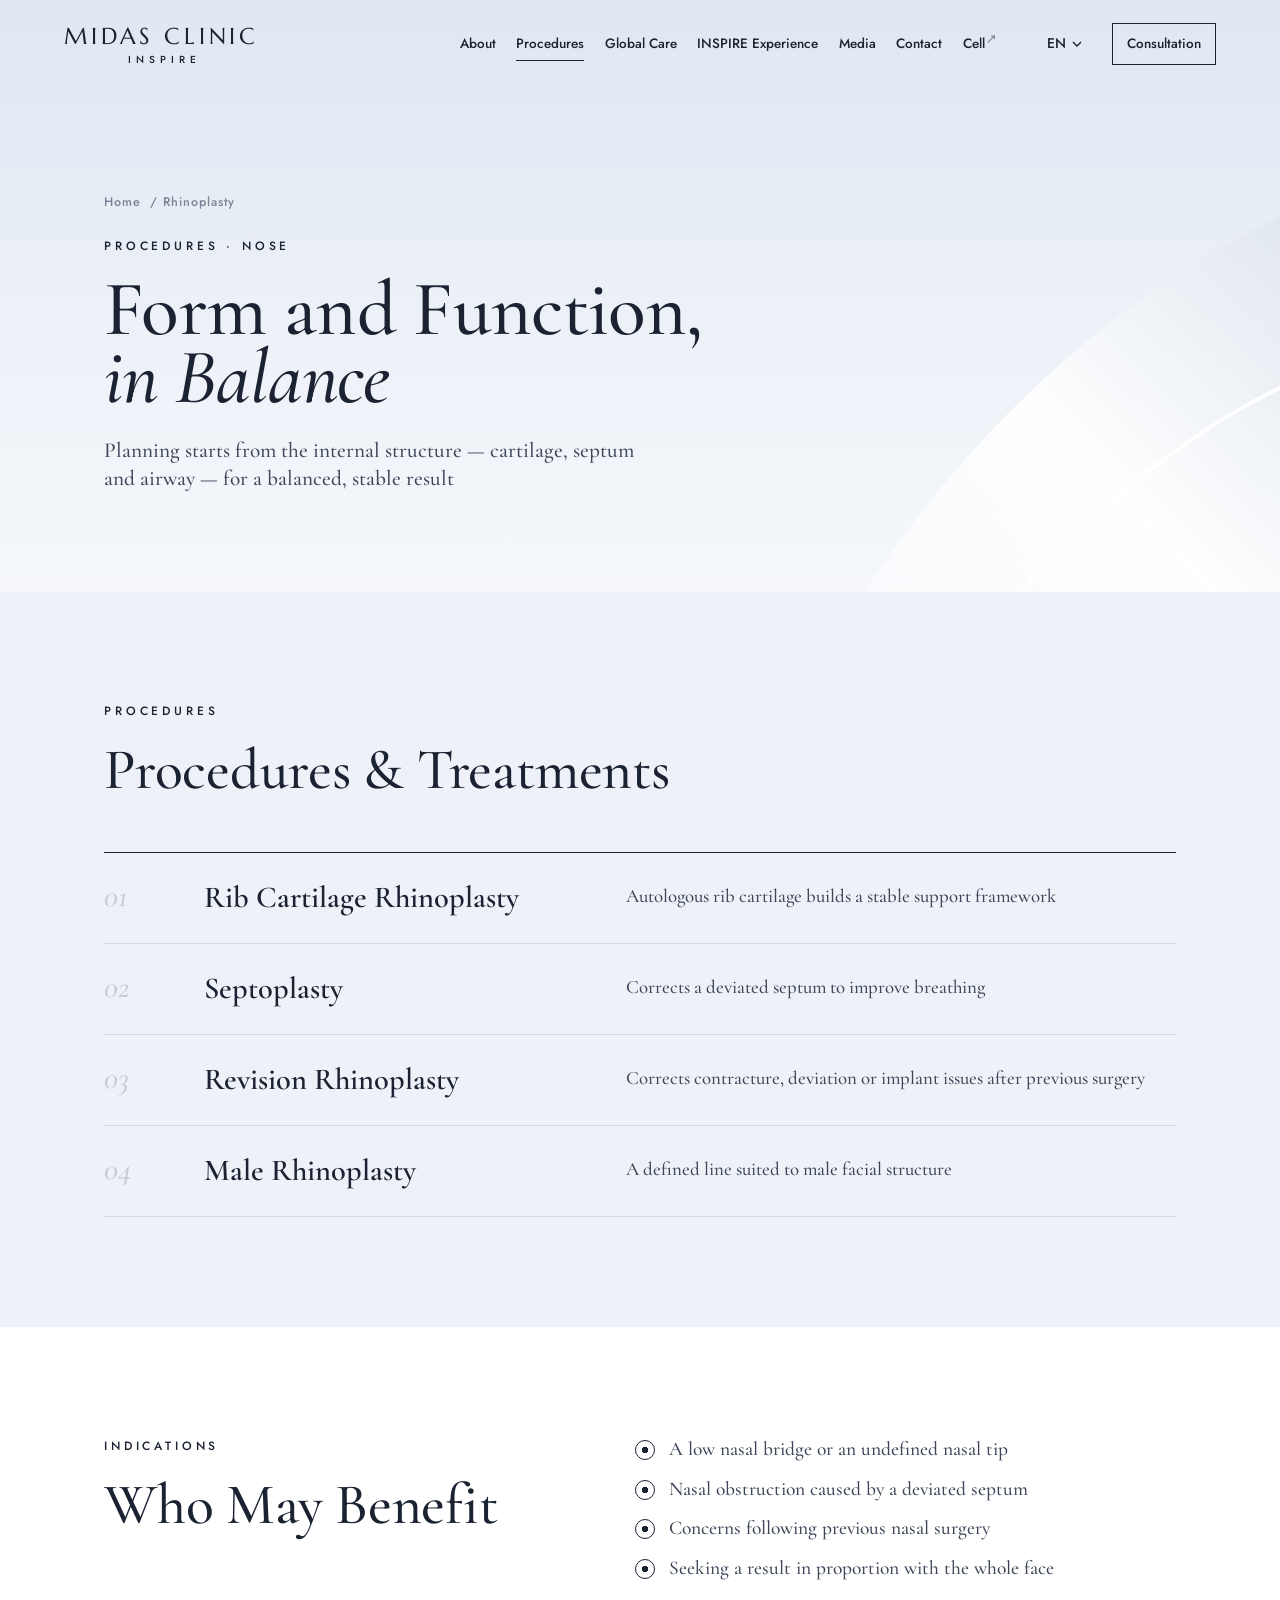
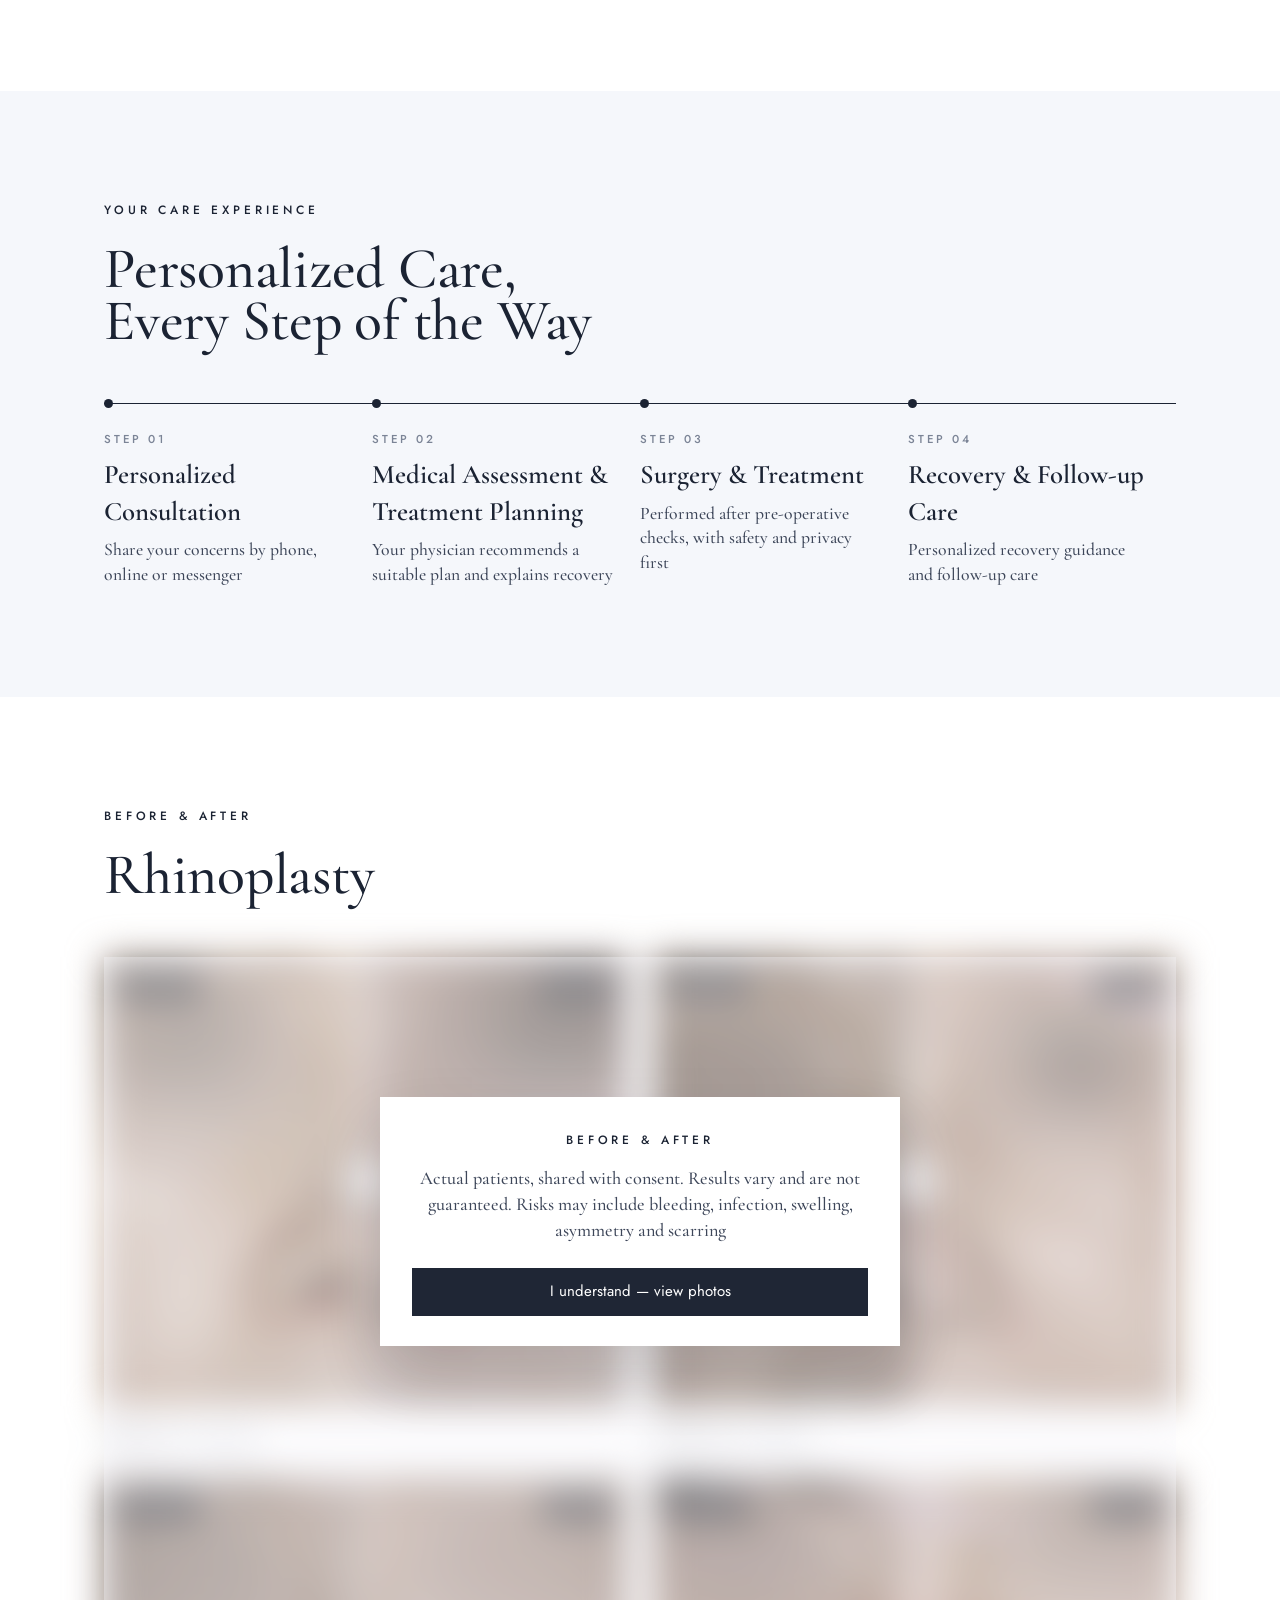
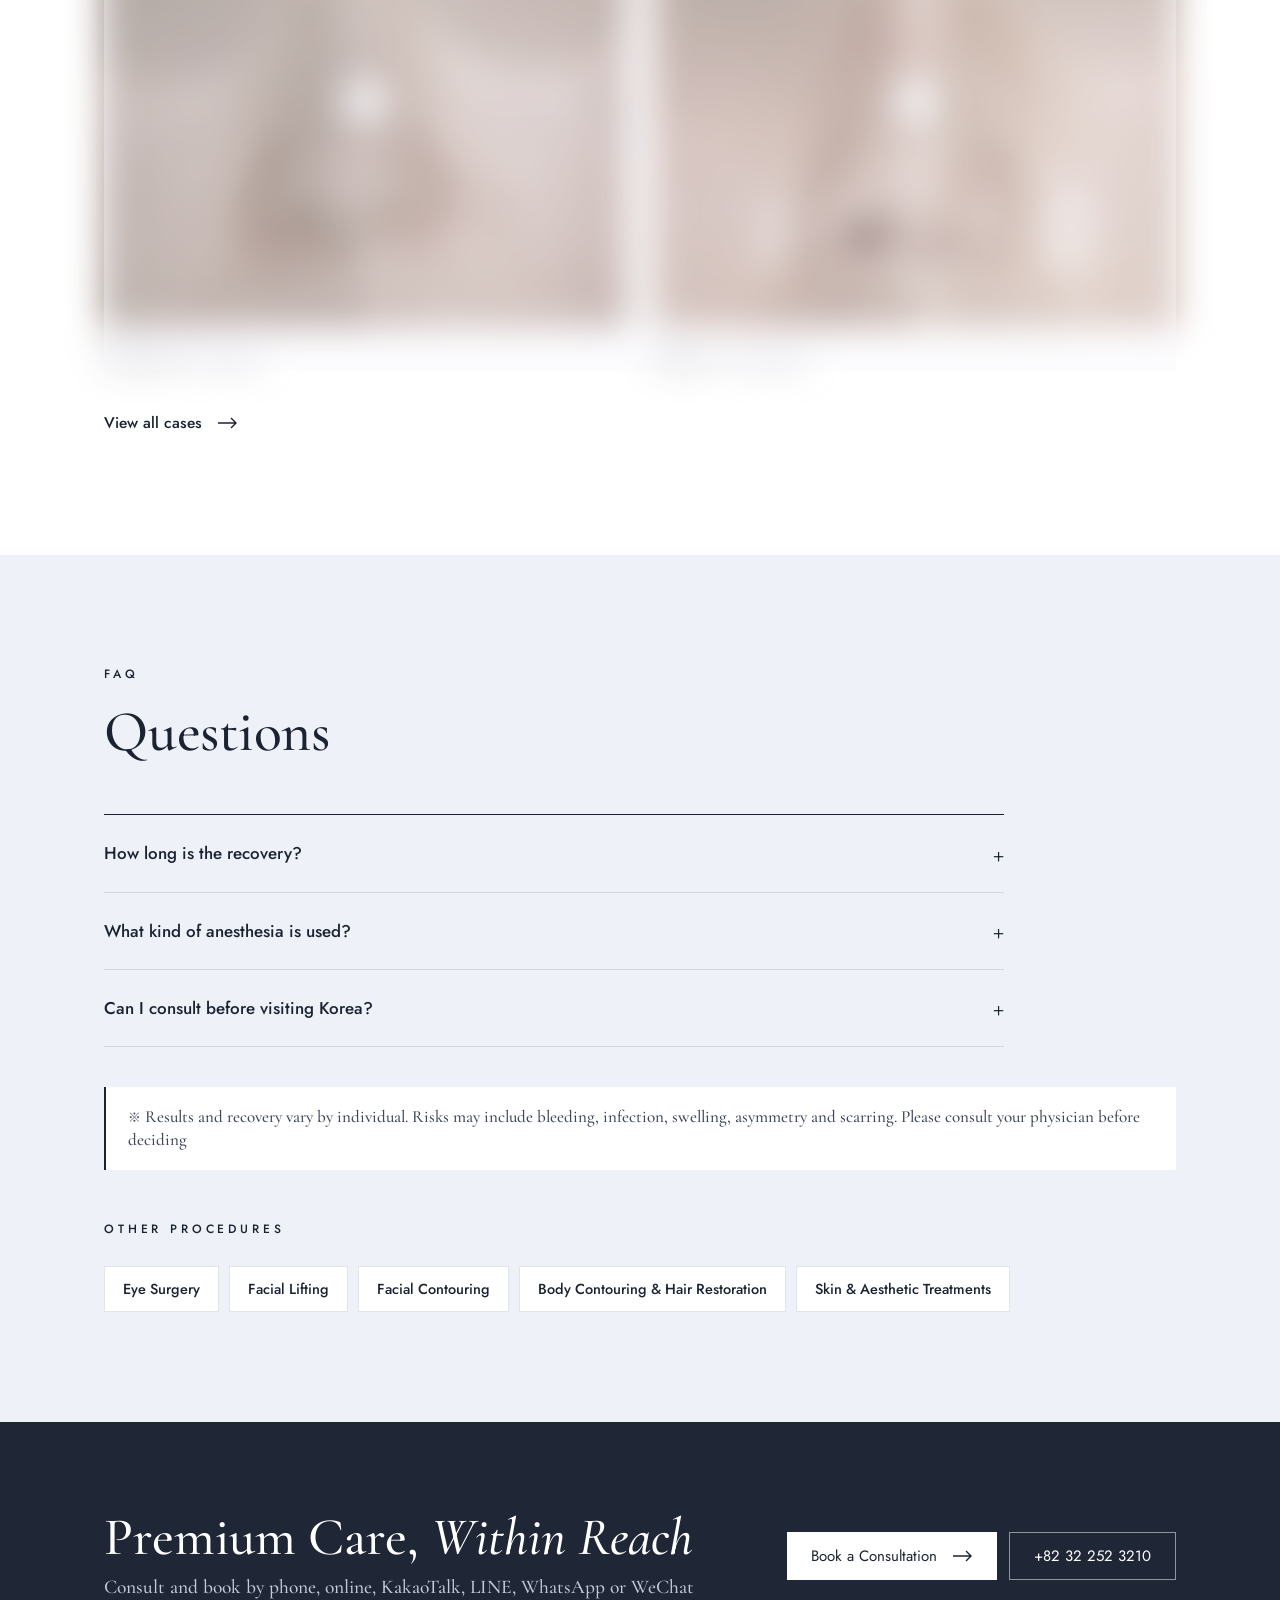
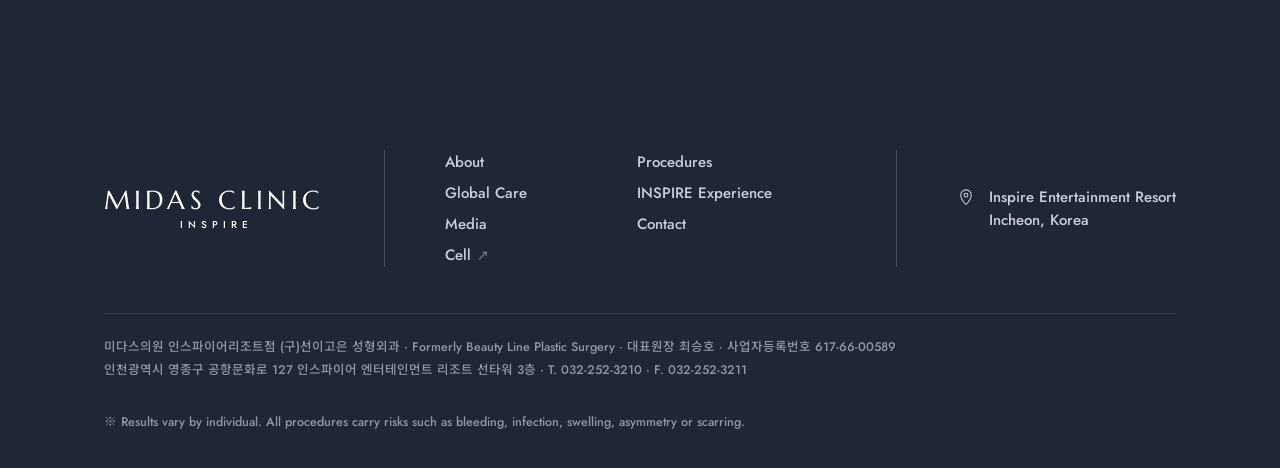
<file: rhinoplasty.html>
<!DOCTYPE html>
<html lang="en">
<head>
<meta charset="UTF-8">
<meta name="viewport" content="width=device-width, initial-scale=1, viewport-fit=cover">
<title>Rhinoplasty | 미다스의원 인스파이어 · MIDAS CLINIC</title>
<meta name="description" content="Rhinoplasty at Midas Clinic, Inspire Resort Incheon. Nasal surgery planned for facial harmony and function. 미다스의원 인스파이어리조트점 (구 선이고은 성형외과) 코성형.">
<link rel="canonical" href="https://midas-inspire.com/rhinoplasty.html">
<meta property="og:type" content="website">
<meta property="og:site_name" content="MIDAS CLINIC · INSPIRE 미다스의원">
<meta property="og:url" content="https://midas-inspire.com/rhinoplasty.html">
<meta property="og:title" content="Rhinoplasty | 미다스의원 인스파이어 · MIDAS CLINIC">
<meta property="og:image" content="https://midas-inspire.com/images/hero-inspire.jpg">
<meta name="theme-color" content="#eef2f8">
<link rel="preconnect" href="https://fonts.googleapis.com">
<link rel="preconnect" href="https://fonts.gstatic.com" crossorigin>
<link href="https://fonts.googleapis.com/css2?family=Cormorant+Garamond:ital,wght@0,500;0,600;1,500;1,600&family=Jost:wght@300;400;500&family=Marcellus&family=Noto+Sans+KR:wght@300;400;500&family=Noto+Sans+SC:wght@300;400;500&family=Noto+Serif+KR:wght@400;500&family=Noto+Serif+SC:wght@400;500&display=swap" rel="stylesheet">
<link rel="stylesheet" href="css/style.css">
</head>
<body data-title-ko="코성형 — 미다스의원 인스파이어" data-title-zh="鼻部整形 — MIDAS CLINIC · INSPIRE">

<a class="skip" href="#main">Skip to content</a>
<svg width="0" height="0" class="sr" aria-hidden="true">
  <symbol id="i-arrow" viewBox="0 0 20 12" fill="none" stroke="currentColor" stroke-width="1.4"><path d="M0 6h18M13 1l5 5-5 5"/></symbol>
  <symbol id="i-chev" viewBox="0 0 10 10" fill="none" stroke="currentColor" stroke-width="1.4"><path d="M1 3l4 4 4-4"/></symbol>
</svg>

<header class="header" id="header">
  <div class="header-in">
    <a href="index.html" class="logo" aria-label="Midas Clinic Inspire"><b>MIDAS CLINIC</b><small>INSPIRE</small></a>
    <nav class="gnb" aria-label="Main">
      <a href="about.html" data-ko="미다스 소개" data-zh="关于MIDAS">About</a>
      <a class="active" href="procedures.html" data-ko="진료 안내" data-zh="诊疗项目">Procedures</a>
      <a href="global-care.html" data-ko="글로벌 환자 서비스" data-zh="国际患者服务">Global Care</a>
      <a href="experience.html" data-ko="인스파이어 경험" data-zh="INSPIRE体验">INSPIRE Experience</a>
      <a href="media.html" data-ko="미디어" data-zh="媒体资讯">Media</a>
      <a href="contact.html" data-ko="문의 및 오시는 길" data-zh="联系我们">Contact</a>
      <a class="ext" href="https://panacell-website.pages.dev/" target="_blank" rel="noopener" data-ko="세포" data-zh="细胞">Cell</a>
    </nav>
    <div class="header-r">
      <div class="lang" id="lang">
        <button class="lang-btn" id="langBtn" aria-haspopup="true" aria-expanded="false"><span id="langLabel">EN</span><svg><use href="#i-chev"/></svg></button>
        <div class="lang-menu" role="menu">
          <button data-lang="en" role="menuitem">English</button>
          <button data-lang="ko" role="menuitem">한국어</button>
          <button data-lang="zh" role="menuitem">中文</button>
        </div>
      </div>
      <a class="header-cta" href="contact.html" data-ko="진료 상담" data-zh="诊疗咨询">Consultation</a>
      <button class="burger" id="burger" aria-label="Menu"><span></span><span></span></button>
    </div>
  </div>
</header>

<nav class="drawer" id="drawer" aria-label="Mobile">
  <a href="about.html" data-ko="미다스 소개" data-zh="关于MIDAS">About</a>
  <a href="procedures.html" data-ko="진료 안내" data-zh="诊疗项目">Procedures</a>
  <a href="global-care.html" data-ko="글로벌 환자 서비스" data-zh="国际患者服务">Global Care</a>
  <a href="experience.html" data-ko="인스파이어 경험" data-zh="INSPIRE体验">INSPIRE Experience</a>
  <a href="media.html" data-ko="미디어" data-zh="媒体资讯">Media</a>
  <a href="contact.html" data-ko="문의 및 오시는 길" data-zh="联系我们">Contact</a>
  <a class="ext" href="https://panacell-website.pages.dev/" target="_blank" rel="noopener" data-ko="세포" data-zh="细胞">Cell</a>
  <div class="drawer-foot">
    <div class="drawer-lang"><button data-lang="en">EN</button><button data-lang="ko">KR</button><button data-lang="zh">中文</button></div>
    <a class="drawer-tel" href="tel:+82322523210">+82 32 252 3210</a>
    <a class="btn" href="contact.html#form"><span data-ko="상담 및 예약" data-zh="预约咨询">Book a Consultation</span><svg><use href="#i-arrow"/></svg></a>
  </div>
</nav>

<main id="main">
<section class="page-hero">
  <div class="wrap">
      <div class="crumbs"><a href="index.html" data-ko="홈" data-zh="首页">Home</a> / <span data-ko="코성형" data-zh="鼻部整形">Rhinoplasty</span></div>
      <div class="kicker" data-ko="진료 안내 · 코" data-zh="诊疗项目 · 鼻部">Procedures · Nose</div>
      <h1 data-ko="얼굴의 조화와 기능을&lt;br&gt;함께 고려한 코성형" data-zh="兼顾面部协调与&lt;br&gt;鼻部功能">Form and Function,<br><em>in Balance</em></h1>
      <p class="lead" data-ko="연골과 비중격, 기도 등 내부 구조부터 진료해 조화롭고 안정적인 결과를 계획합니다" data-zh="从软骨、鼻中隔与气道等内部结构入手，规划协调稳定的效果">Planning starts from the internal structure — cartilage, septum and airway — for a balanced, stable result</p>
  </div>
  <svg class="silk" viewBox="0 0 400 400" fill="none" aria-hidden="true" preserveAspectRatio="none">
    <defs><linearGradient id="silkG" x1="0" y1="1" x2="1" y2="0"><stop offset="0" stop-color="#fff" stop-opacity="0"/><stop offset=".55" stop-color="#fff" stop-opacity=".95"/><stop offset="1" stop-color="#dbe2ec" stop-opacity=".7"/></linearGradient></defs>
    <path d="M30 400 C 120 250, 250 150, 400 100 L400 400 Z" fill="url(#silkG)"/>
    <path d="M110 400 C 200 290, 300 220, 400 190" stroke="#fff" stroke-width="2"/>
  </svg>
</section>

<section class="section alt">
  <div class="wrap">
    <div class="sec-head">
      <div class="reveal"><div class="kicker" data-ko="진료 항목" data-zh="诊疗项目">Procedures</div><h2 class="title" data-ko="수술 및 시술 항목" data-zh="手术与治疗项目">Procedures &amp; Treatments</h2></div>
      
    </div>
    <div class="detail-list"><div class="detail reveal"><div class="n">01</div><h3 data-ko="늑연골 코성형" data-zh="肋软骨鼻整形">Rib Cartilage Rhinoplasty</h3><p data-ko="자가 늑연골로 안정적인 지지 구조를 만듭니다" data-zh="以自体肋软骨建立稳定支撑结构">Autologous rib cartilage builds a stable support framework</p></div><div class="detail reveal"><div class="n">02</div><h3 data-ko="비중격교정술" data-zh="鼻中隔矫正术">Septoplasty</h3><p data-ko="휘어진 비중격을 교정해 코 호흡을 개선합니다" data-zh="矫正鼻中隔偏曲，改善呼吸">Corrects a deviated septum to improve breathing</p></div><div class="detail reveal"><div class="n">03</div><h3 data-ko="코재수술" data-zh="鼻整形修复术">Revision Rhinoplasty</h3><p data-ko="이전 수술 후 생긴 구축·휘어짐·보형물 문제를 교정합니다" data-zh="矫正既往手术后的挛缩、歪斜或假体问题">Corrects contracture, deviation or implant issues after previous surgery</p></div><div class="detail reveal"><div class="n">04</div><h3 data-ko="남성 코성형" data-zh="男士鼻整形">Male Rhinoplasty</h3><p data-ko="남성의 골격에 맞춘 뚜렷한 코 라인" data-zh="符合男性骨骼的清晰鼻线">A defined line suited to male facial structure</p></div></div>
  </div>
</section>

<section class="section white">
  <div class="wrap two-col">
    <div class="reveal"><div class="kicker" data-ko="진료 대상" data-zh="适用人群">Indications</div><h2 class="title" data-ko="이런 경우 상담을 권합니다" data-zh="建议咨询的情况">Who May Benefit</h2></div>
    <ul class="checks reveal"><li data-ko="콧대가 낮거나 코끝이 뭉툭한 경우" data-zh="鼻梁低平或鼻尖轮廓不清晰">A low nasal bridge or an undefined nasal tip</li><li data-ko="비중격 만곡으로 코막힘이나 호흡 불편이 있는 경우" data-zh="因鼻中隔偏曲导致鼻塞或呼吸不畅">Nasal obstruction caused by a deviated septum</li><li data-ko="이전 코수술 후 불만족이나 문제가 있는 경우" data-zh="既往鼻部手术后存在不满意或问题">Concerns following previous nasal surgery</li><li data-ko="얼굴 전체와 조화를 이루는 결과를 원하는 경우" data-zh="希望鼻型与整体面部协调">Seeking a result in proportion with the whole face</li></ul>
  </div>
</section>

<section class="section">
  <div class="wrap">
    <div class="sec-head">
      <div class="reveal"><div class="kicker" data-ko="진료 과정" data-zh="诊疗流程">Your Care Experience</div><h2 class="title" data-ko="상담부터 사후관리까지,&lt;br&gt;체계적인 맞춤 의료 서비스" data-zh="从咨询到术后管理，&lt;br&gt;全程个性化医疗服务">Personalized Care,<br>Every Step of the Way</h2></div>
      
    </div>
    <div class="timeline four"><div class="tl reveal"><div class="k">Step 01</div><h4 data-ko="개인별 맞춤 상담" data-zh="个性化咨询">Personalized Consultation</h4><p data-ko="전화·온라인·메신저로 고민을 상담합니다" data-zh="通过电话、在线或通讯工具沟通需求">Share your concerns by phone, online or messenger</p></div><div class="tl reveal"><div class="k">Step 02</div><h4 data-ko="의료진 진료 및 맞춤 진료 계획" data-zh="医生面诊与方案制定">Medical Assessment &amp; Treatment Planning</h4><p data-ko="의료진이 적합한 방법과 회복 과정을 안내합니다" data-zh="医生说明适合的方案与恢复过程">Your physician recommends a suitable plan and explains recovery</p></div><div class="tl reveal"><div class="k">Step 03</div><h4 data-ko="수술 및 시술" data-zh="手术与治疗">Surgery &amp; Treatment</h4><p data-ko="사전 검사 후 안전과 프라이버시를 고려해 진행합니다" data-zh="完成术前检查后，在安全私密的环境中进行">Performed after pre-operative checks, with safety and privacy first</p></div><div class="tl reveal"><div class="k">Step 04</div><h4 data-ko="회복 및 사후관리" data-zh="恢复与术后管理">Recovery &amp; Follow-up Care</h4><p data-ko="회복 경과에 맞춘 안내와 사후관리를 제공합니다" data-zh="根据恢复情况提供指导与术后管理">Personalized recovery guidance and follow-up care</p></div></div>
  </div>
</section>

<section class="section white">
  <div class="wrap">
    <div class="sec-head">
      <div class="reveal"><div class="kicker" data-ko="전후 사진" data-zh="术前术后">Before &amp; After</div><h2 class="title" data-ko="코성형" data-zh="鼻部整形">Rhinoplasty</h2></div>
      
    </div>
    <div class="ba-wrap" data-ba-gate>
    <div class="ba-grid"><figure class="ba reveal" data-cat="nose">
  <div class="ba-frame" style="--pos:50%;aspect-ratio:720/619">
    <img class="ba-after" src="images/results/case01-after.jpg" alt="Case 01 after" loading="lazy" width="720" height="619">
    <img class="ba-before" src="images/results/case01-before.jpg" alt="Case 01 before" loading="lazy" width="720" height="619">
    <span class="ba-tag l">Before</span><span class="ba-tag r">After</span>
    <span class="ba-handle" aria-hidden="true"></span>
    <input class="ba-range" type="range" min="0" max="100" value="50" aria-label="Compare before and after">
  </div>
  <figcaption><b>Case 01</b><span data-ko="코성형" data-zh="鼻整形">Rhinoplasty</span></figcaption>
</figure><figure class="ba reveal" data-cat="nose">
  <div class="ba-frame" style="--pos:50%;aspect-ratio:720/619">
    <img class="ba-after" src="images/results/case03-after.jpg" alt="Case 03 after" loading="lazy" width="720" height="619">
    <img class="ba-before" src="images/results/case03-before.jpg" alt="Case 03 before" loading="lazy" width="720" height="619">
    <span class="ba-tag l">Before</span><span class="ba-tag r">After</span>
    <span class="ba-handle" aria-hidden="true"></span>
    <input class="ba-range" type="range" min="0" max="100" value="50" aria-label="Compare before and after">
  </div>
  <figcaption><b>Case 03</b><span data-ko="코성형" data-zh="鼻整形">Rhinoplasty</span></figcaption>
</figure><figure class="ba reveal" data-cat="nose">
  <div class="ba-frame" style="--pos:50%;aspect-ratio:720/619">
    <img class="ba-after" src="images/results/case06-after.jpg" alt="Case 06 after" loading="lazy" width="720" height="619">
    <img class="ba-before" src="images/results/case06-before.jpg" alt="Case 06 before" loading="lazy" width="720" height="619">
    <span class="ba-tag l">Before</span><span class="ba-tag r">After</span>
    <span class="ba-handle" aria-hidden="true"></span>
    <input class="ba-range" type="range" min="0" max="100" value="50" aria-label="Compare before and after">
  </div>
  <figcaption><b>Case 06</b><span data-ko="코성형" data-zh="鼻整形">Rhinoplasty</span></figcaption>
</figure><figure class="ba reveal" data-cat="nose">
  <div class="ba-frame" style="--pos:50%;aspect-ratio:720/619">
    <img class="ba-after" src="images/results/case11-after.jpg" alt="Case 11 after" loading="lazy" width="720" height="619">
    <img class="ba-before" src="images/results/case11-before.jpg" alt="Case 11 before" loading="lazy" width="720" height="619">
    <span class="ba-tag l">Before</span><span class="ba-tag r">After</span>
    <span class="ba-handle" aria-hidden="true"></span>
    <input class="ba-range" type="range" min="0" max="100" value="50" aria-label="Compare before and after">
  </div>
  <figcaption><b>Case 11</b><span data-ko="코성형" data-zh="鼻整形">Rhinoplasty</span></figcaption>
</figure></div>
    <div class="ba-gate">
      <div class="ba-gate-box">
        <div class="kicker" data-ko="전후 사진" data-zh="术前术后">Before &amp; After</div>
        <p data-ko="동의를 받은 실제 환자 사례입니다. 결과는 개인마다 다르며 같은 결과를 보장하지 않습니다. 출혈·감염·부기·비대칭·흉터 등의 부작용이 생길 수 있습니다" data-zh="经本人同意的真实案例。效果因人而异，不保证相同效果。可能出现出血、感染、肿胀、不对称及瘢痕等风险">Actual patients, shared with consent. Results vary and are not guaranteed. Risks may include bleeding, infection, swelling, asymmetry and scarring</p>
        <button type="button" class="btn ba-open"><span data-ko="확인했습니다 · 사진 보기" data-zh="我已了解 · 查看照片">I understand — view photos</span></button>
      </div>
    </div>
  </div>
    <a class="arrow-link reveal" href="results.html#nose"><span data-ko="전후 사례 모두 보기" data-zh="查看全部案例">View all cases</span><svg><use href="#i-arrow"/></svg></a>
  </div>
</section>
<section class="section alt">
  <div class="wrap">
    <div class="sec-head">
      <div class="reveal"><div class="kicker" data-ko="자주 묻는 질문" data-zh="常见问题">FAQ</div><h2 class="title" data-ko="자주 묻는 질문" data-zh="常见问题">Questions</h2></div>
      
    </div>
    <div class="faq reveal"><details><summary><span data-ko="회복 기간은 얼마나 걸리나요?" data-zh="恢复期需要多久？">How long is the recovery?</span></summary><p data-ko="수술 종류와 개인 상태에 따라 다르며, 상담 때 안내해 드립니다" data-zh="因项目与个人情况而异，面诊时会详细说明">It depends on the procedure and your condition. We explain it during consultation</p></details><details><summary><span data-ko="마취는 어떻게 하나요?" data-zh="采用何种麻醉？">What kind of anesthesia is used?</span></summary><p data-ko="수술 범위와 건강 상태를 확인해 정하며, 미리 설명드립니다" data-zh="根据手术范围与健康状况确定，并提前说明">Decided after reviewing the procedure and your health, and explained in advance</p></details><details><summary><span data-ko="방문 전에 미리 상담할 수 있나요?" data-zh="来韩国之前可以先咨询吗？">Can I consult before visiting Korea?</span></summary><p data-ko="네. 메신저로 사진과 질문을 보내주시면 사전 상담이 가능하며, 최종 계획은 내원 후 확정합니다" data-zh="可以。通过通讯工具发送照片和问题即可预先咨询，最终方案面诊后确定">Yes. Send photos and questions by messenger; the final plan is confirmed after an in-person exam</p></details></div>
    <div class="notice reveal" data-ko="※ 결과와 회복 기간은 개인마다 다르며, 출혈·감염·부기·비대칭·흉터 등의 부작용이 생길 수 있습니다. 의료진과 충분히 상담한 뒤 결정하세요" data-zh="※ 效果与恢复期因人而异，可能出现出血、感染、肿胀、不对称及瘢痕等风险，请与医生充分沟通后再做决定">※ Results and recovery vary by individual. Risks may include bleeding, infection, swelling, asymmetry and scarring. Please consult your physician before deciding</div>
    <div class="reveal" style="margin-top:50px"><div class="kicker" data-ko="다른 진료 분야" data-zh="其他诊疗项目">Other Procedures</div><div class="other-procs"><a href="eye.html" data-ko="눈성형" data-zh="眼部整形">Eye Surgery</a><a href="lifting.html" data-ko="리프팅" data-zh="面部提升">Facial Lifting</a><a href="contouring.html" data-ko="안면 윤곽" data-zh="面部轮廓塑形">Facial Contouring</a><a href="body.html" data-ko="바디성형 및 모발이식" data-zh="形体塑形与毛发移植">Body Contouring &amp; Hair Restoration</a><a href="skin.html" data-ko="피부·미용 시술" data-zh="皮肤美容与微整形">Skin &amp; Aesthetic Treatments</a></div></div>
  </div>
</section>

<section class="cta-band">
  <div class="wrap">
    <div><h2 data-ko="어디서든 연결되는 &lt;em&gt;프리미엄 의료 서비스&lt;/em&gt;" data-zh="品质医疗，&lt;em&gt;触手可及&lt;/em&gt;">Premium Care, <em>Within Reach</em></h2><p data-ko="전화·온라인·카카오톡·LINE·WhatsApp·WeChat으로 상담 및 예약이 가능합니다" data-zh="可通过电话、在线、KakaoTalk、LINE、WhatsApp或微信咨询预约">Consult and book by phone, online, KakaoTalk, LINE, WhatsApp or WeChat</p></div>
    <div class="btns">
      <a class="btn" href="contact.html?interest=0#form"><span data-ko="상담 및 예약" data-zh="预约咨询">Book a Consultation</span><svg><use href="#i-arrow"/></svg></a>
      <a class="btn ghost" href="tel:+82322523210">+82 32 252 3210</a>
    </div>
  </div>
</section>
</main>

<footer class="footer">
  <div class="wrap">
    <div class="footer-grid">
      <a href="index.html" class="logo"><b>MIDAS CLINIC</b><small>INSPIRE</small></a>
      <nav class="footer-links" aria-label="Footer">
        <a href="about.html" data-ko="미다스 소개" data-zh="关于MIDAS">About</a>
        <a href="procedures.html" data-ko="진료 안내" data-zh="诊疗项目">Procedures</a>
        <a href="global-care.html" data-ko="글로벌 환자 서비스" data-zh="国际患者服务">Global Care</a>
        <a href="experience.html" data-ko="인스파이어 경험" data-zh="INSPIRE体验">INSPIRE Experience</a>
        <a href="media.html" data-ko="미디어" data-zh="媒体资讯">Media</a>
        <a href="contact.html" data-ko="문의 및 오시는 길" data-zh="联系我们">Contact</a>
        <a class="ext" href="https://panacell-website.pages.dev/" target="_blank" rel="noopener" data-ko="세포" data-zh="细胞">Cell</a>
      </nav>
      <div class="footer-addr">
        <svg viewBox="0 0 24 24" fill="none" stroke="currentColor" stroke-width="1.4"><path d="M12 22s7-7.2 7-12.5A7 7 0 0 0 5 9.5C5 14.8 12 22 12 22z"/><circle cx="12" cy="9.5" r="2.5"/></svg>
        <span data-ko="인스파이어 엔터테인먼트 리조트&lt;br&gt;인천, 대한민국" data-zh="Inspire Entertainment Resort&lt;br&gt;韩国 仁川">Inspire Entertainment Resort<br>Incheon, Korea</span>
      </div>
    </div>
    <div class="footer-bottom">
      <span>미다스의원 인스파이어리조트점 (구)선이고은 성형외과 · Formerly Beauty Line Plastic Surgery · 대표원장 최승호 · 사업자등록번호 617-66-00589<br>인천광역시 영종구 공항문화로 127 인스파이어 엔터테인먼트 리조트 선타워 3층 · T. 032-252-3210 · F. 032-252-3211</span>
      <span data-ko="※ 모든 수술 및 시술은 개인에 따라 결과가 다를 수 있으며 출혈·감염·부종·비대칭·흉터 등의 부작용이 발생할 수 있습니다." data-zh="※ 手术效果因人而异，所有手术均可能出现出血、感染、肿胀、不对称或疤痕等副作用。">※ Results vary by individual. All procedures carry risks such as bleeding, infection, swelling, asymmetry or scarring.</span>
    </div>
  </div>
</footer>

<nav class="mobile-bar" aria-label="Quick actions">
  <a href="tel:+82322523210"><svg viewBox="0 0 24 24" fill="none" stroke="currentColor" stroke-width="1.5"><path d="M5 4h4l2 5-2.5 1.5a11 11 0 0 0 5 5L15 13l5 2v4a2 2 0 0 1-2 2A16 16 0 0 1 3 6a2 2 0 0 1 2-2z"/></svg><span data-ko="전화" data-zh="致电">Call</span></a>
  <a href="contact.html#messengers"><svg viewBox="0 0 24 24" fill="none" stroke="currentColor" stroke-width="1.5"><path d="M4 5h16v11H9l-5 4z"/></svg><span data-ko="메신저" data-zh="在线咨询">Messenger</span></a>
  <a class="primary" href="contact.html#form"><svg viewBox="0 0 24 24" fill="none" stroke="currentColor" stroke-width="1.5"><rect x="4" y="5" width="16" height="15" rx="1"/><path d="M4 10h16M9 3v4M15 3v4"/></svg><span data-ko="진료 상담" data-zh="诊疗咨询">Consultation</span></a>
</nav>
<a class="to-top" href="#top" aria-label="Back to top"><svg viewBox="0 0 24 24" fill="none" stroke="currentColor" stroke-width="1.5"><path d="M12 19V5M6 11l6-6 6 6"/></svg></a>

<script src="js/main.js"></script>
</body>
</html>
</file>
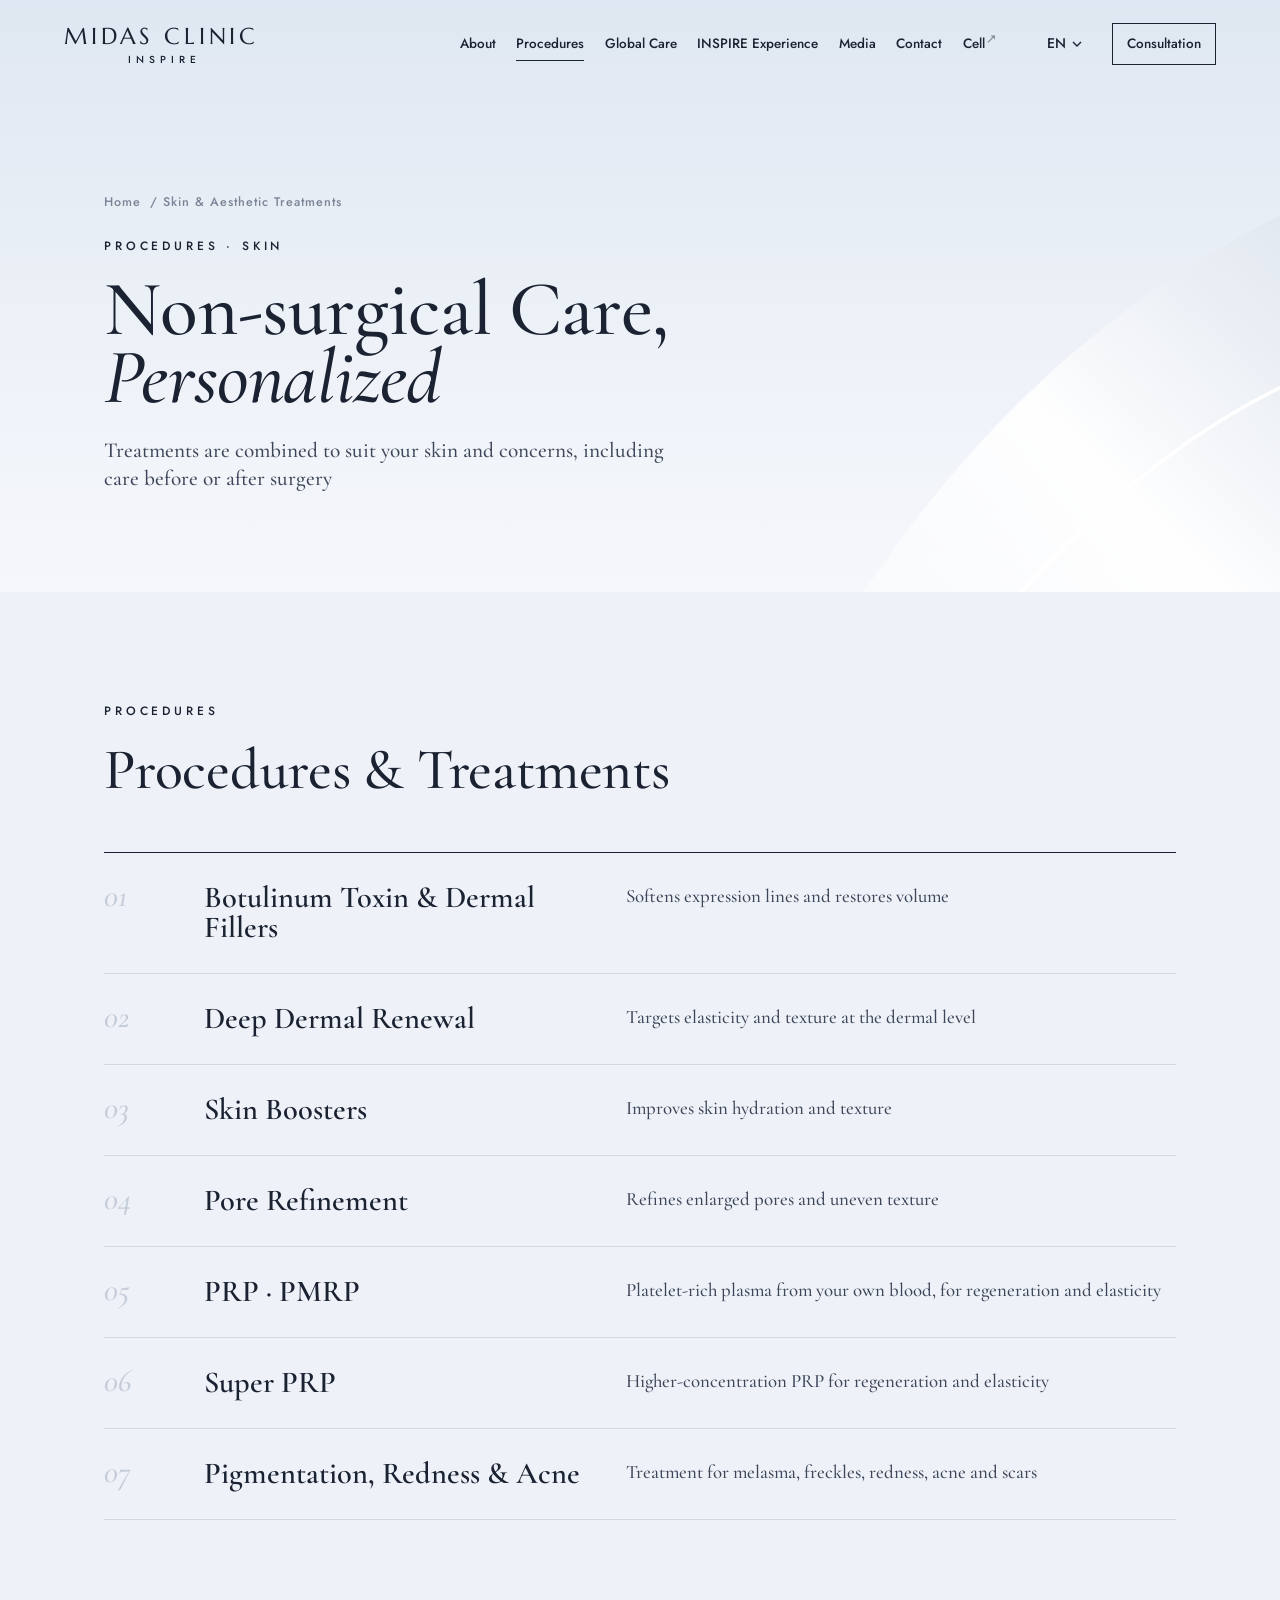
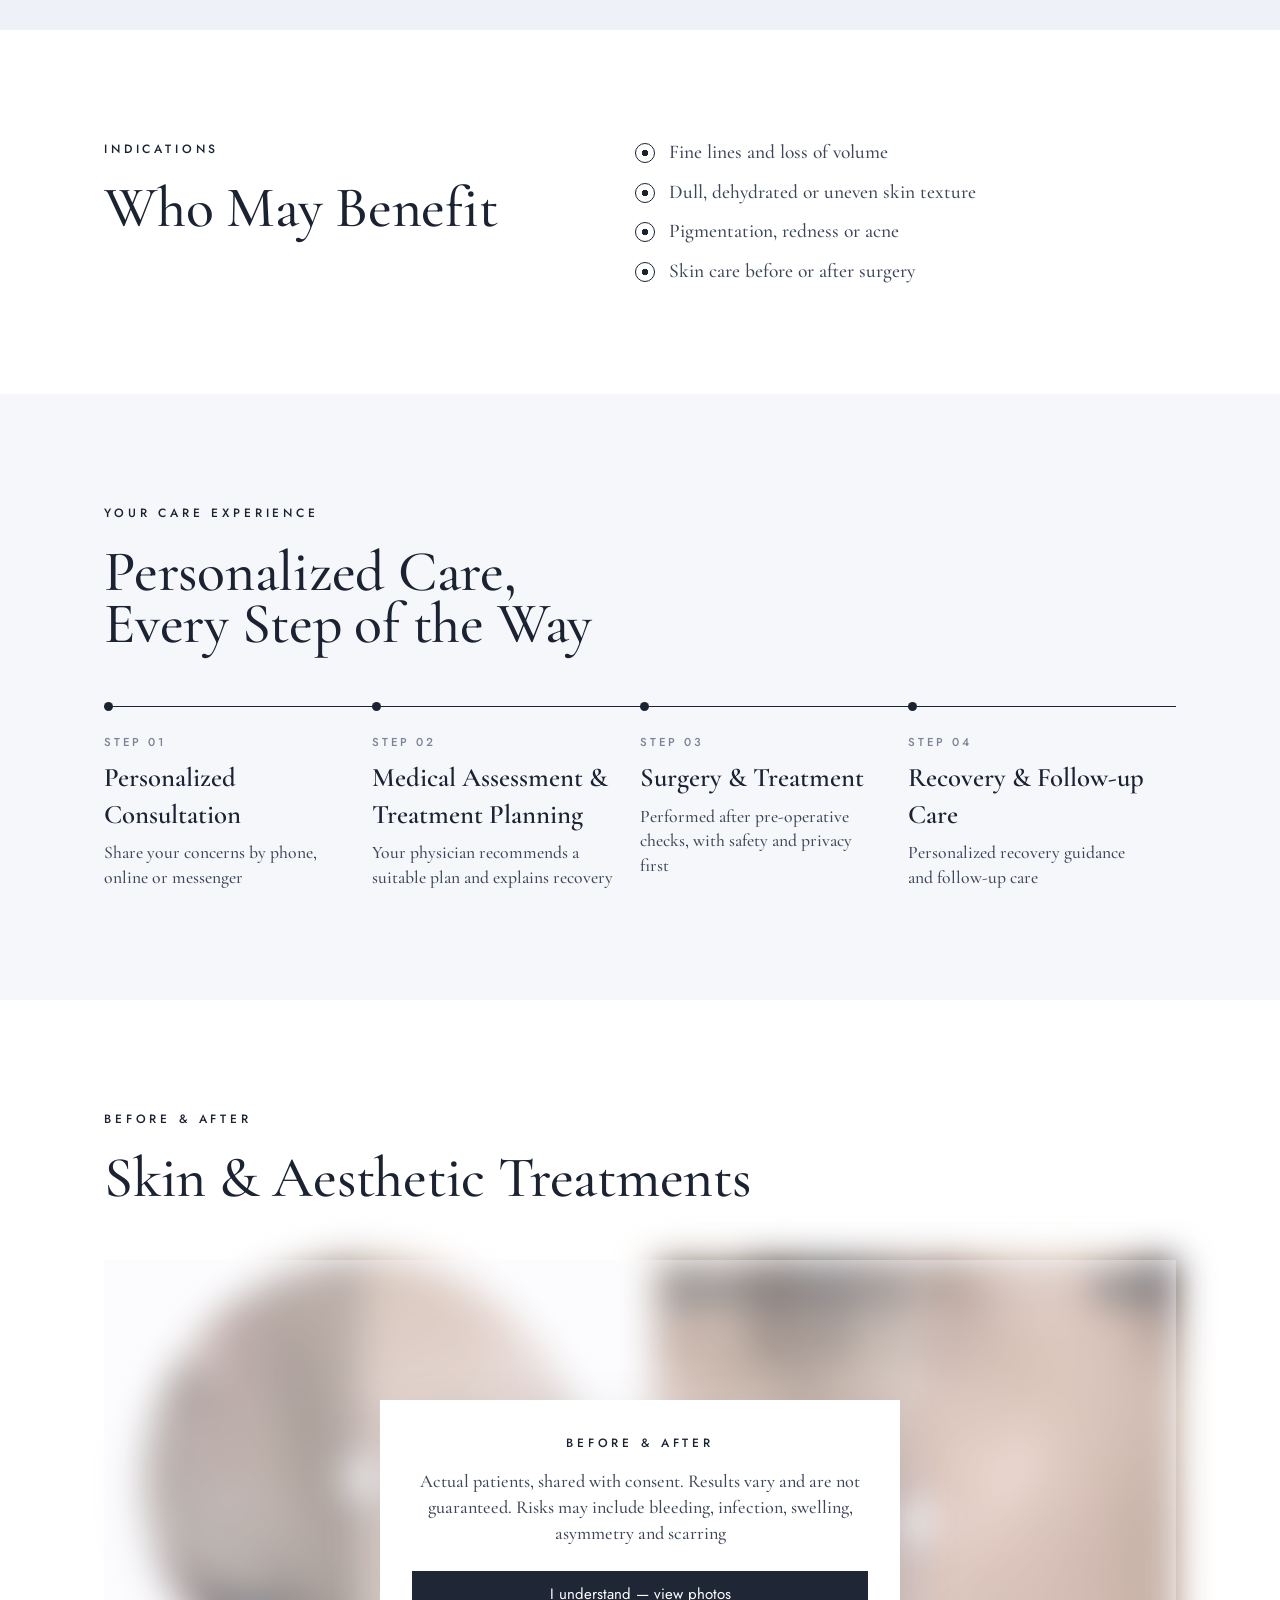
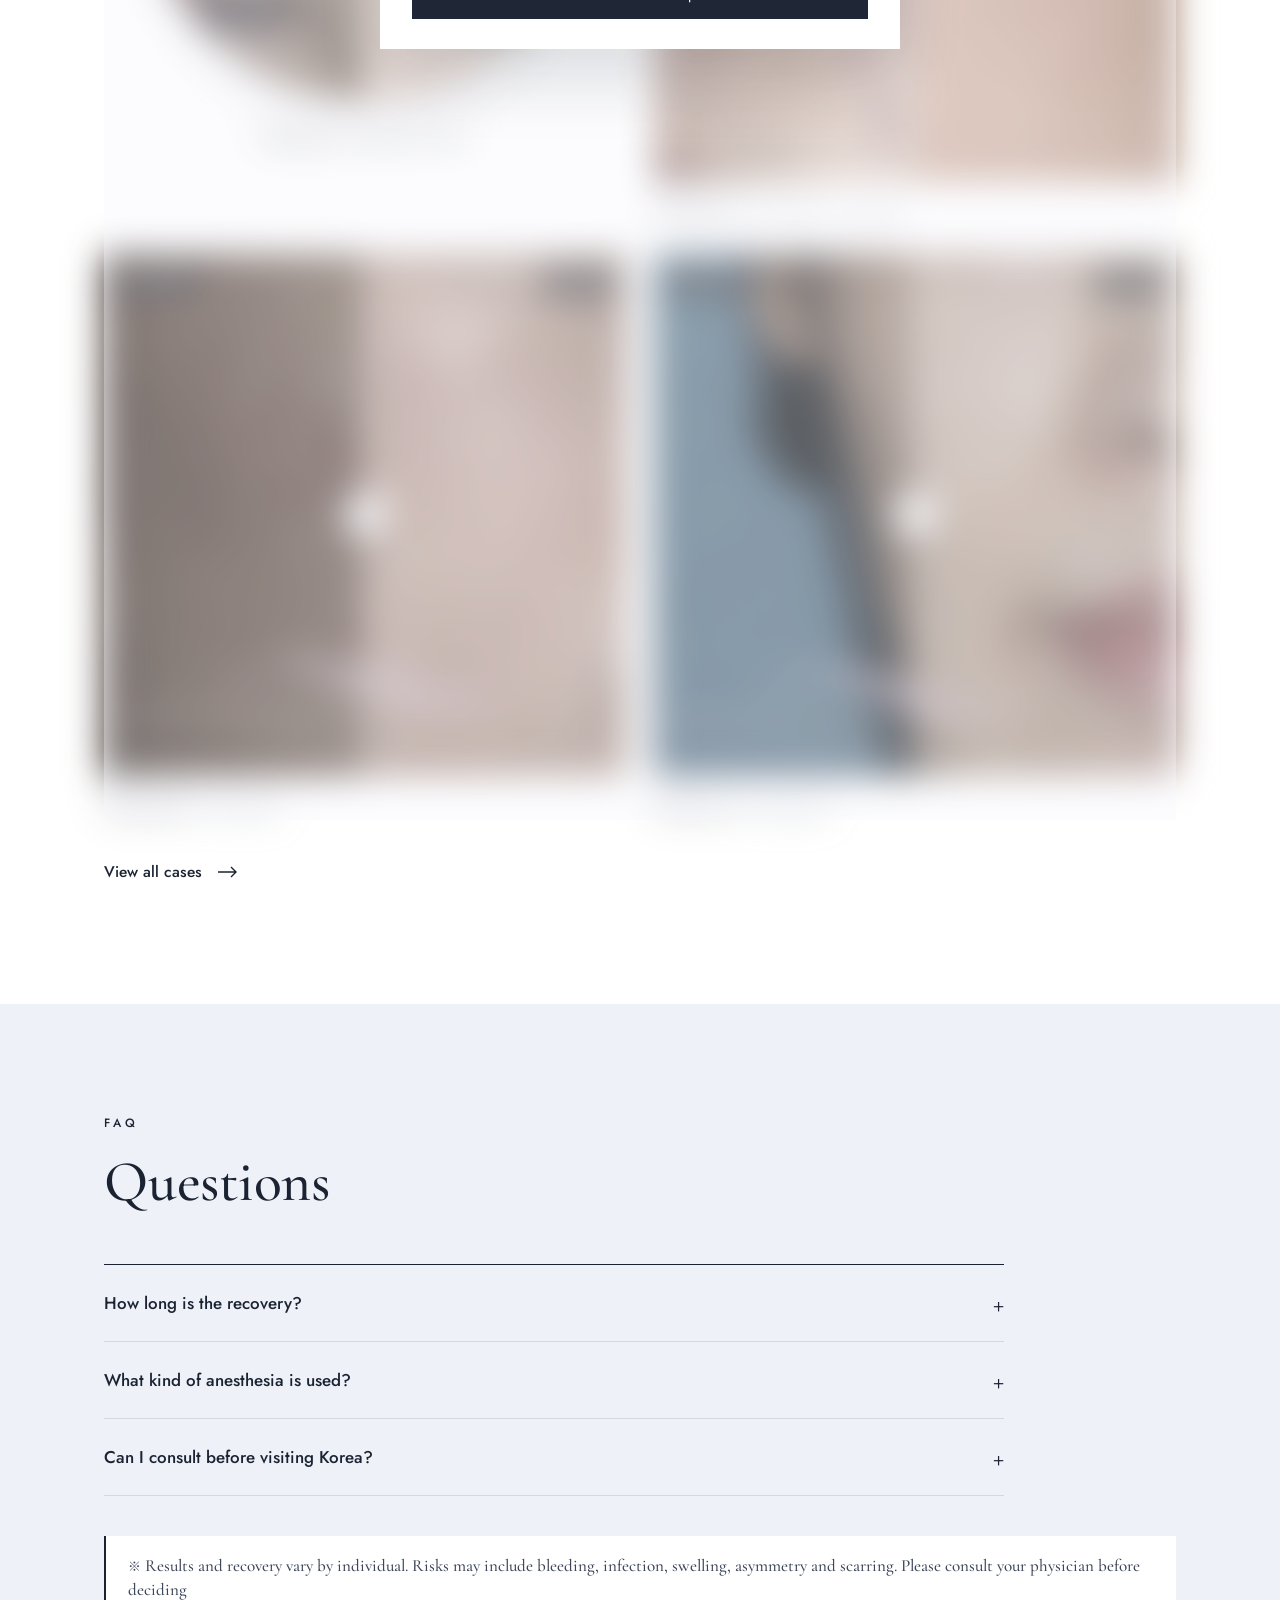
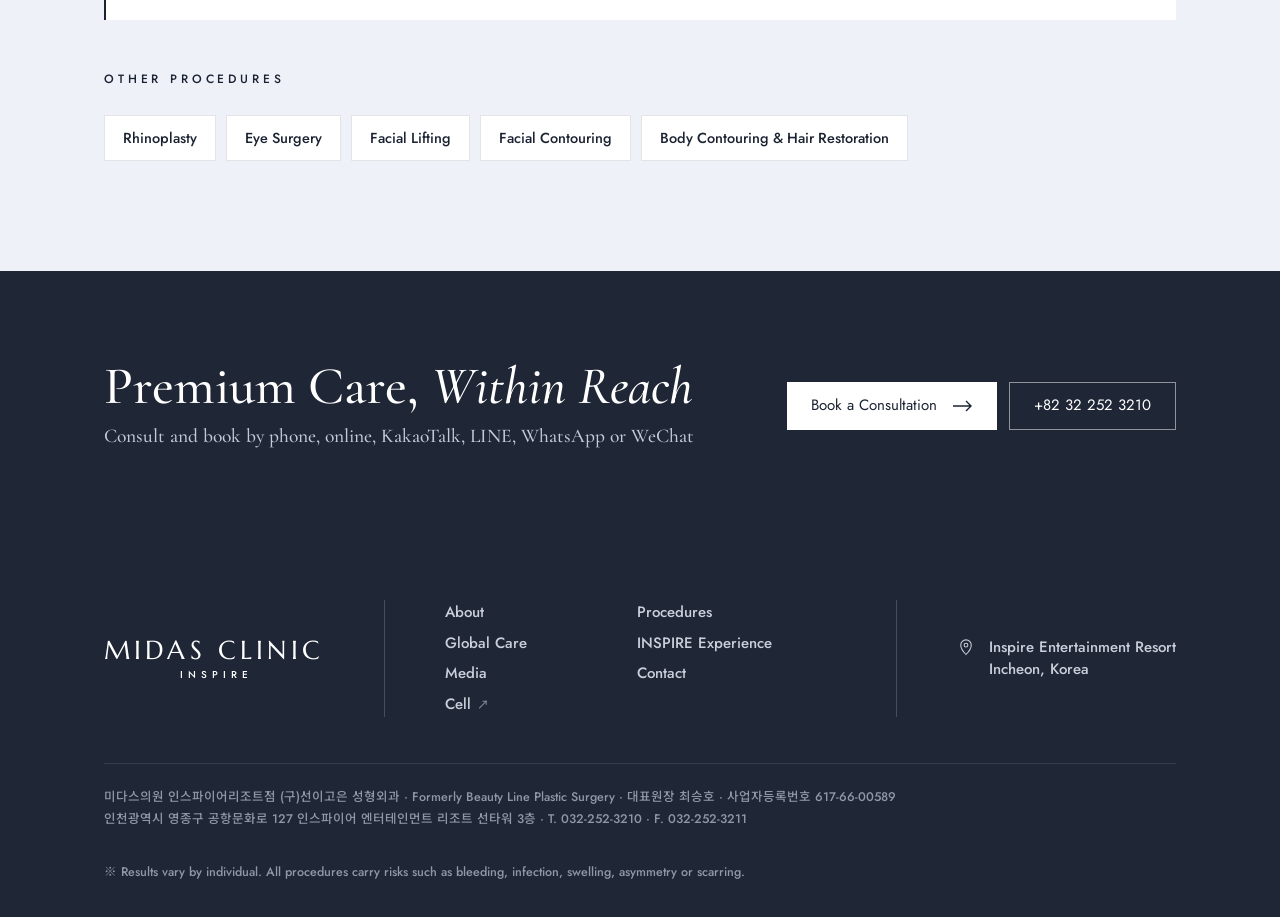
<file: skin.html>
<!DOCTYPE html>
<html lang="en">
<head>
<meta charset="UTF-8">
<meta name="viewport" content="width=device-width, initial-scale=1, viewport-fit=cover">
<title>Skin &amp; Aesthetic Treatments | 미다스의원 인스파이어 · MIDAS CLINIC</title>
<meta name="description" content="Skin &amp; Aesthetic Treatments at Midas Clinic, Inspire Resort Incheon. Non-surgical treatments tailored to your skin. 미다스의원 인스파이어리조트점 (구 선이고은 성형외과) 피부·미용 시술.">
<link rel="canonical" href="https://midas-inspire.com/skin.html">
<meta property="og:type" content="website">
<meta property="og:site_name" content="MIDAS CLINIC · INSPIRE 미다스의원">
<meta property="og:url" content="https://midas-inspire.com/skin.html">
<meta property="og:title" content="Skin &amp;amp; Aesthetic Treatments | 미다스의원 인스파이어 · MIDAS CLINIC">
<meta property="og:image" content="https://midas-inspire.com/images/hero-inspire.jpg">
<meta name="theme-color" content="#eef2f8">
<link rel="preconnect" href="https://fonts.googleapis.com">
<link rel="preconnect" href="https://fonts.gstatic.com" crossorigin>
<link href="https://fonts.googleapis.com/css2?family=Cormorant+Garamond:ital,wght@0,500;0,600;1,500;1,600&family=Jost:wght@300;400;500&family=Marcellus&family=Noto+Sans+KR:wght@300;400;500&family=Noto+Sans+SC:wght@300;400;500&family=Noto+Serif+KR:wght@400;500&family=Noto+Serif+SC:wght@400;500&display=swap" rel="stylesheet">
<link rel="stylesheet" href="css/style.css">
</head>
<body data-title-ko="피부·미용 시술 — 미다스의원 인스파이어" data-title-zh="皮肤美容与微整形 — MIDAS CLINIC · INSPIRE">

<a class="skip" href="#main">Skip to content</a>
<svg width="0" height="0" class="sr" aria-hidden="true">
  <symbol id="i-arrow" viewBox="0 0 20 12" fill="none" stroke="currentColor" stroke-width="1.4"><path d="M0 6h18M13 1l5 5-5 5"/></symbol>
  <symbol id="i-chev" viewBox="0 0 10 10" fill="none" stroke="currentColor" stroke-width="1.4"><path d="M1 3l4 4 4-4"/></symbol>
</svg>

<header class="header" id="header">
  <div class="header-in">
    <a href="index.html" class="logo" aria-label="Midas Clinic Inspire"><b>MIDAS CLINIC</b><small>INSPIRE</small></a>
    <nav class="gnb" aria-label="Main">
      <a href="about.html" data-ko="미다스 소개" data-zh="关于MIDAS">About</a>
      <a class="active" href="procedures.html" data-ko="진료 안내" data-zh="诊疗项目">Procedures</a>
      <a href="global-care.html" data-ko="글로벌 환자 서비스" data-zh="国际患者服务">Global Care</a>
      <a href="experience.html" data-ko="인스파이어 경험" data-zh="INSPIRE体验">INSPIRE Experience</a>
      <a href="media.html" data-ko="미디어" data-zh="媒体资讯">Media</a>
      <a href="contact.html" data-ko="문의 및 오시는 길" data-zh="联系我们">Contact</a>
      <a class="ext" href="https://panacell-website.pages.dev/" target="_blank" rel="noopener" data-ko="세포" data-zh="细胞">Cell</a>
    </nav>
    <div class="header-r">
      <div class="lang" id="lang">
        <button class="lang-btn" id="langBtn" aria-haspopup="true" aria-expanded="false"><span id="langLabel">EN</span><svg><use href="#i-chev"/></svg></button>
        <div class="lang-menu" role="menu">
          <button data-lang="en" role="menuitem">English</button>
          <button data-lang="ko" role="menuitem">한국어</button>
          <button data-lang="zh" role="menuitem">中文</button>
        </div>
      </div>
      <a class="header-cta" href="contact.html" data-ko="진료 상담" data-zh="诊疗咨询">Consultation</a>
      <button class="burger" id="burger" aria-label="Menu"><span></span><span></span></button>
    </div>
  </div>
</header>

<nav class="drawer" id="drawer" aria-label="Mobile">
  <a href="about.html" data-ko="미다스 소개" data-zh="关于MIDAS">About</a>
  <a href="procedures.html" data-ko="진료 안내" data-zh="诊疗项目">Procedures</a>
  <a href="global-care.html" data-ko="글로벌 환자 서비스" data-zh="国际患者服务">Global Care</a>
  <a href="experience.html" data-ko="인스파이어 경험" data-zh="INSPIRE体验">INSPIRE Experience</a>
  <a href="media.html" data-ko="미디어" data-zh="媒体资讯">Media</a>
  <a href="contact.html" data-ko="문의 및 오시는 길" data-zh="联系我们">Contact</a>
  <a class="ext" href="https://panacell-website.pages.dev/" target="_blank" rel="noopener" data-ko="세포" data-zh="细胞">Cell</a>
  <div class="drawer-foot">
    <div class="drawer-lang"><button data-lang="en">EN</button><button data-lang="ko">KR</button><button data-lang="zh">中文</button></div>
    <a class="drawer-tel" href="tel:+82322523210">+82 32 252 3210</a>
    <a class="btn" href="contact.html#form"><span data-ko="상담 및 예약" data-zh="预约咨询">Book a Consultation</span><svg><use href="#i-arrow"/></svg></a>
  </div>
</nav>

<main id="main">
<section class="page-hero">
  <div class="wrap">
      <div class="crumbs"><a href="index.html" data-ko="홈" data-zh="首页">Home</a> / <span data-ko="피부·미용 시술" data-zh="皮肤美容与微整形">Skin &amp; Aesthetic Treatments</span></div>
      <div class="kicker" data-ko="진료 안내 · 피부" data-zh="诊疗项目 · 皮肤">Procedures · Skin</div>
      <h1 data-ko="피부 상태에 맞춘&lt;br&gt;맞춤 비수술 시술" data-zh="根据肤质定制的&lt;br&gt;非手术医美方案">Non-surgical Care,<br><em>Personalized</em></h1>
      <p class="lead" data-ko="피부 타입과 고민에 맞춰 시술을 조합하며, 수술 전후 관리로도 진행합니다" data-zh="根据肤质与需求组合项目，也可作为术前术后护理">Treatments are combined to suit your skin and concerns, including care before or after surgery</p>
  </div>
  <svg class="silk" viewBox="0 0 400 400" fill="none" aria-hidden="true" preserveAspectRatio="none">
    <defs><linearGradient id="silkG" x1="0" y1="1" x2="1" y2="0"><stop offset="0" stop-color="#fff" stop-opacity="0"/><stop offset=".55" stop-color="#fff" stop-opacity=".95"/><stop offset="1" stop-color="#dbe2ec" stop-opacity=".7"/></linearGradient></defs>
    <path d="M30 400 C 120 250, 250 150, 400 100 L400 400 Z" fill="url(#silkG)"/>
    <path d="M110 400 C 200 290, 300 220, 400 190" stroke="#fff" stroke-width="2"/>
  </svg>
</section>

<section class="section alt">
  <div class="wrap">
    <div class="sec-head">
      <div class="reveal"><div class="kicker" data-ko="진료 항목" data-zh="诊疗项目">Procedures</div><h2 class="title" data-ko="수술 및 시술 항목" data-zh="手术与治疗项目">Procedures &amp; Treatments</h2></div>
      
    </div>
    <div class="detail-list"><div class="detail reveal"><div class="n">01</div><h3 data-ko="보툴리눔 톡신·필러" data-zh="肉毒毒素注射与填充">Botulinum Toxin &amp; Dermal Fillers</h3><p data-ko="표정 주름 완화와 볼륨 보완" data-zh="改善动态皱纹，补充容积">Softens expression lines and restores volume</p></div><div class="detail reveal"><div class="n">02</div><h3 data-ko="진피층 피부 개선" data-zh="真皮层肤质改善">Deep Dermal Renewal</h3><p data-ko="진피층에서 피부 탄력과 피부결을 개선합니다" data-zh="在真皮层改善皮肤弹性与肤质">Targets elasticity and texture at the dermal level</p></div><div class="detail reveal"><div class="n">03</div><h3 data-ko="스킨부스터" data-zh="肤质改善注射">Skin Boosters</h3><p data-ko="피부 수분감과 피부결을 개선합니다" data-zh="改善皮肤水润度与肤质">Improves skin hydration and texture</p></div><div class="detail reveal"><div class="n">04</div><h3 data-ko="모공 개선" data-zh="毛孔改善">Pore Refinement</h3><p data-ko="넓어진 모공과 피부결을 개선합니다" data-zh="改善毛孔粗大与肤质不均">Refines enlarged pores and uneven texture</p></div><div class="detail reveal"><div class="n">05</div><h3 data-ko="PRP·PMRP" data-zh="PRP·PMRP疗法">PRP · PMRP</h3><p data-ko="자가 혈액에서 농축한 PRP로 피부 재생과 탄력을 돕습니다" data-zh="以自体血液浓缩的PRP促进再生与弹性">Platelet-rich plasma from your own blood, for regeneration and elasticity</p></div><div class="detail reveal"><div class="n">06</div><h3 data-ko="슈퍼 PRP" data-zh="Super PRP疗法">Super PRP</h3><p data-ko="고농도 PRP로 피부 재생과 탄력을 개선합니다" data-zh="高浓度PRP改善再生与弹性">Higher-concentration PRP for regeneration and elasticity</p></div><div class="detail reveal"><div class="n">07</div><h3 data-ko="색소·홍조·여드름" data-zh="色素沉着、泛红及痤疮">Pigmentation, Redness &amp; Acne</h3><p data-ko="기미·주근깨·홍조·여드름·흉터 치료" data-zh="针对黄褐斑、雀斑、泛红、痤疮及瘢痕">Treatment for melasma, freckles, redness, acne and scars</p></div></div>
  </div>
</section>

<section class="section white">
  <div class="wrap two-col">
    <div class="reveal"><div class="kicker" data-ko="진료 대상" data-zh="适用人群">Indications</div><h2 class="title" data-ko="이런 경우 상담을 권합니다" data-zh="建议咨询的情况">Who May Benefit</h2></div>
    <ul class="checks reveal"><li data-ko="잔주름과 볼륨 감소" data-zh="细纹与容积流失">Fine lines and loss of volume</li><li data-ko="칙칙하거나 건조하고 고르지 않은 피부결" data-zh="肤色暗沉、缺水或肤质不均">Dull, dehydrated or uneven skin texture</li><li data-ko="색소·홍조·여드름 고민" data-zh="色素沉着、泛红或痤疮">Pigmentation, redness or acne</li><li data-ko="수술 전후 피부 관리" data-zh="术前术后皮肤护理">Skin care before or after surgery</li></ul>
  </div>
</section>

<section class="section">
  <div class="wrap">
    <div class="sec-head">
      <div class="reveal"><div class="kicker" data-ko="진료 과정" data-zh="诊疗流程">Your Care Experience</div><h2 class="title" data-ko="상담부터 사후관리까지,&lt;br&gt;체계적인 맞춤 의료 서비스" data-zh="从咨询到术后管理，&lt;br&gt;全程个性化医疗服务">Personalized Care,<br>Every Step of the Way</h2></div>
      
    </div>
    <div class="timeline four"><div class="tl reveal"><div class="k">Step 01</div><h4 data-ko="개인별 맞춤 상담" data-zh="个性化咨询">Personalized Consultation</h4><p data-ko="전화·온라인·메신저로 고민을 상담합니다" data-zh="通过电话、在线或通讯工具沟通需求">Share your concerns by phone, online or messenger</p></div><div class="tl reveal"><div class="k">Step 02</div><h4 data-ko="의료진 진료 및 맞춤 진료 계획" data-zh="医生面诊与方案制定">Medical Assessment &amp; Treatment Planning</h4><p data-ko="의료진이 적합한 방법과 회복 과정을 안내합니다" data-zh="医生说明适合的方案与恢复过程">Your physician recommends a suitable plan and explains recovery</p></div><div class="tl reveal"><div class="k">Step 03</div><h4 data-ko="수술 및 시술" data-zh="手术与治疗">Surgery &amp; Treatment</h4><p data-ko="사전 검사 후 안전과 프라이버시를 고려해 진행합니다" data-zh="完成术前检查后，在安全私密的环境中进行">Performed after pre-operative checks, with safety and privacy first</p></div><div class="tl reveal"><div class="k">Step 04</div><h4 data-ko="회복 및 사후관리" data-zh="恢复与术后管理">Recovery &amp; Follow-up Care</h4><p data-ko="회복 경과에 맞춘 안내와 사후관리를 제공합니다" data-zh="根据恢复情况提供指导与术后管理">Personalized recovery guidance and follow-up care</p></div></div>
  </div>
</section>

<section class="section white">
  <div class="wrap">
    <div class="sec-head">
      <div class="reveal"><div class="kicker" data-ko="전후 사진" data-zh="术前术后">Before &amp; After</div><h2 class="title" data-ko="피부·미용 시술" data-zh="皮肤美容与微整形">Skin &amp; Aesthetic Treatments</h2></div>
      
    </div>
    <div class="ba-wrap" data-ba-gate>
    <div class="ba-grid"><figure class="ba reveal round" data-cat="face">
  <div class="ba-frame" style="--pos:50%;aspect-ratio:480/480">
    <img class="ba-after" src="images/results/skin01-after.jpg" alt="Case 40 after" loading="lazy" width="480" height="480">
    <img class="ba-before" src="images/results/skin01-before.jpg" alt="Case 40 before" loading="lazy" width="480" height="480">
    <span class="ba-tag l">Before</span><span class="ba-tag r">After</span>
    <span class="ba-handle" aria-hidden="true"></span>
    <input class="ba-range" type="range" min="0" max="100" value="50" aria-label="Compare before and after">
  </div>
  <figcaption><b>Case 40</b><span data-ko="팔자주름 필러" data-zh="法令纹填充">Nasolabial fold filler</span></figcaption>
</figure><figure class="ba reveal" data-cat="regen">
  <div class="ba-frame" style="--pos:50%;aspect-ratio:640/640">
    <img class="ba-after" src="images/results/regen03-after.jpg" alt="Case 46 after" loading="lazy" width="640" height="640">
    <img class="ba-before" src="images/results/regen03-before.jpg" alt="Case 46 before" loading="lazy" width="640" height="640">
    <span class="ba-tag l">Before</span><span class="ba-tag r">After</span>
    <span class="ba-handle" aria-hidden="true"></span>
    <input class="ba-range" type="range" min="0" max="100" value="50" aria-label="Compare before and after">
  </div>
  <figcaption><b>Case 46</b><span data-ko="피부 시술 · 3회 시술" data-zh="皮肤治疗 · 3次治疗">Skin treatment · 3 sessions</span></figcaption>
</figure><figure class="ba reveal" data-cat="regen">
  <div class="ba-frame" style="--pos:50%;aspect-ratio:640/640">
    <img class="ba-after" src="images/results/regen05-after.jpg" alt="Case 48 after" loading="lazy" width="640" height="640">
    <img class="ba-before" src="images/results/regen05-before.jpg" alt="Case 48 before" loading="lazy" width="640" height="640">
    <span class="ba-tag l">Before</span><span class="ba-tag r">After</span>
    <span class="ba-handle" aria-hidden="true"></span>
    <input class="ba-range" type="range" min="0" max="100" value="50" aria-label="Compare before and after">
  </div>
  <figcaption><b>Case 48</b><span data-ko="피부 시술" data-zh="皮肤治疗">Skin treatment</span></figcaption>
</figure><figure class="ba reveal" data-cat="regen">
  <div class="ba-frame" style="--pos:50%;aspect-ratio:640/640">
    <img class="ba-after" src="images/results/regen07-after.jpg" alt="Case 50 after" loading="lazy" width="640" height="640">
    <img class="ba-before" src="images/results/regen07-before.jpg" alt="Case 50 before" loading="lazy" width="640" height="640">
    <span class="ba-tag l">Before</span><span class="ba-tag r">After</span>
    <span class="ba-handle" aria-hidden="true"></span>
    <input class="ba-range" type="range" min="0" max="100" value="50" aria-label="Compare before and after">
  </div>
  <figcaption><b>Case 50</b><span data-ko="피부 시술" data-zh="皮肤治疗">Skin treatment</span></figcaption>
</figure></div>
    <div class="ba-gate">
      <div class="ba-gate-box">
        <div class="kicker" data-ko="전후 사진" data-zh="术前术后">Before &amp; After</div>
        <p data-ko="동의를 받은 실제 환자 사례입니다. 결과는 개인마다 다르며 같은 결과를 보장하지 않습니다. 출혈·감염·부기·비대칭·흉터 등의 부작용이 생길 수 있습니다" data-zh="经本人同意的真实案例。效果因人而异，不保证相同效果。可能出现出血、感染、肿胀、不对称及瘢痕等风险">Actual patients, shared with consent. Results vary and are not guaranteed. Risks may include bleeding, infection, swelling, asymmetry and scarring</p>
        <button type="button" class="btn ba-open"><span data-ko="확인했습니다 · 사진 보기" data-zh="我已了解 · 查看照片">I understand — view photos</span></button>
      </div>
    </div>
  </div>
    <a class="arrow-link reveal" href="results.html#regen"><span data-ko="전후 사례 모두 보기" data-zh="查看全部案例">View all cases</span><svg><use href="#i-arrow"/></svg></a>
  </div>
</section>
<section class="section alt">
  <div class="wrap">
    <div class="sec-head">
      <div class="reveal"><div class="kicker" data-ko="자주 묻는 질문" data-zh="常见问题">FAQ</div><h2 class="title" data-ko="자주 묻는 질문" data-zh="常见问题">Questions</h2></div>
      
    </div>
    <div class="faq reveal"><details><summary><span data-ko="회복 기간은 얼마나 걸리나요?" data-zh="恢复期需要多久？">How long is the recovery?</span></summary><p data-ko="수술 종류와 개인 상태에 따라 다르며, 상담 때 안내해 드립니다" data-zh="因项目与个人情况而异，面诊时会详细说明">It depends on the procedure and your condition. We explain it during consultation</p></details><details><summary><span data-ko="마취는 어떻게 하나요?" data-zh="采用何种麻醉？">What kind of anesthesia is used?</span></summary><p data-ko="수술 범위와 건강 상태를 확인해 정하며, 미리 설명드립니다" data-zh="根据手术范围与健康状况确定，并提前说明">Decided after reviewing the procedure and your health, and explained in advance</p></details><details><summary><span data-ko="방문 전에 미리 상담할 수 있나요?" data-zh="来韩国之前可以先咨询吗？">Can I consult before visiting Korea?</span></summary><p data-ko="네. 메신저로 사진과 질문을 보내주시면 사전 상담이 가능하며, 최종 계획은 내원 후 확정합니다" data-zh="可以。通过通讯工具发送照片和问题即可预先咨询，最终方案面诊后确定">Yes. Send photos and questions by messenger; the final plan is confirmed after an in-person exam</p></details></div>
    <div class="notice reveal" data-ko="※ 결과와 회복 기간은 개인마다 다르며, 출혈·감염·부기·비대칭·흉터 등의 부작용이 생길 수 있습니다. 의료진과 충분히 상담한 뒤 결정하세요" data-zh="※ 效果与恢复期因人而异，可能出现出血、感染、肿胀、不对称及瘢痕等风险，请与医生充分沟通后再做决定">※ Results and recovery vary by individual. Risks may include bleeding, infection, swelling, asymmetry and scarring. Please consult your physician before deciding</div>
    <div class="reveal" style="margin-top:50px"><div class="kicker" data-ko="다른 진료 분야" data-zh="其他诊疗项目">Other Procedures</div><div class="other-procs"><a href="rhinoplasty.html" data-ko="코성형" data-zh="鼻部整形">Rhinoplasty</a><a href="eye.html" data-ko="눈성형" data-zh="眼部整形">Eye Surgery</a><a href="lifting.html" data-ko="리프팅" data-zh="面部提升">Facial Lifting</a><a href="contouring.html" data-ko="안면 윤곽" data-zh="面部轮廓塑形">Facial Contouring</a><a href="body.html" data-ko="바디성형 및 모발이식" data-zh="形体塑形与毛发移植">Body Contouring &amp; Hair Restoration</a></div></div>
  </div>
</section>

<section class="cta-band">
  <div class="wrap">
    <div><h2 data-ko="어디서든 연결되는 &lt;em&gt;프리미엄 의료 서비스&lt;/em&gt;" data-zh="品质医疗，&lt;em&gt;触手可及&lt;/em&gt;">Premium Care, <em>Within Reach</em></h2><p data-ko="전화·온라인·카카오톡·LINE·WhatsApp·WeChat으로 상담 및 예약이 가능합니다" data-zh="可通过电话、在线、KakaoTalk、LINE、WhatsApp或微信咨询预约">Consult and book by phone, online, KakaoTalk, LINE, WhatsApp or WeChat</p></div>
    <div class="btns">
      <a class="btn" href="contact.html?interest=9#form"><span data-ko="상담 및 예약" data-zh="预约咨询">Book a Consultation</span><svg><use href="#i-arrow"/></svg></a>
      <a class="btn ghost" href="tel:+82322523210">+82 32 252 3210</a>
    </div>
  </div>
</section>
</main>

<footer class="footer">
  <div class="wrap">
    <div class="footer-grid">
      <a href="index.html" class="logo"><b>MIDAS CLINIC</b><small>INSPIRE</small></a>
      <nav class="footer-links" aria-label="Footer">
        <a href="about.html" data-ko="미다스 소개" data-zh="关于MIDAS">About</a>
        <a href="procedures.html" data-ko="진료 안내" data-zh="诊疗项目">Procedures</a>
        <a href="global-care.html" data-ko="글로벌 환자 서비스" data-zh="国际患者服务">Global Care</a>
        <a href="experience.html" data-ko="인스파이어 경험" data-zh="INSPIRE体验">INSPIRE Experience</a>
        <a href="media.html" data-ko="미디어" data-zh="媒体资讯">Media</a>
        <a href="contact.html" data-ko="문의 및 오시는 길" data-zh="联系我们">Contact</a>
        <a class="ext" href="https://panacell-website.pages.dev/" target="_blank" rel="noopener" data-ko="세포" data-zh="细胞">Cell</a>
      </nav>
      <div class="footer-addr">
        <svg viewBox="0 0 24 24" fill="none" stroke="currentColor" stroke-width="1.4"><path d="M12 22s7-7.2 7-12.5A7 7 0 0 0 5 9.5C5 14.8 12 22 12 22z"/><circle cx="12" cy="9.5" r="2.5"/></svg>
        <span data-ko="인스파이어 엔터테인먼트 리조트&lt;br&gt;인천, 대한민국" data-zh="Inspire Entertainment Resort&lt;br&gt;韩国 仁川">Inspire Entertainment Resort<br>Incheon, Korea</span>
      </div>
    </div>
    <div class="footer-bottom">
      <span>미다스의원 인스파이어리조트점 (구)선이고은 성형외과 · Formerly Beauty Line Plastic Surgery · 대표원장 최승호 · 사업자등록번호 617-66-00589<br>인천광역시 영종구 공항문화로 127 인스파이어 엔터테인먼트 리조트 선타워 3층 · T. 032-252-3210 · F. 032-252-3211</span>
      <span data-ko="※ 모든 수술 및 시술은 개인에 따라 결과가 다를 수 있으며 출혈·감염·부종·비대칭·흉터 등의 부작용이 발생할 수 있습니다." data-zh="※ 手术效果因人而异，所有手术均可能出现出血、感染、肿胀、不对称或疤痕等副作用。">※ Results vary by individual. All procedures carry risks such as bleeding, infection, swelling, asymmetry or scarring.</span>
    </div>
  </div>
</footer>

<nav class="mobile-bar" aria-label="Quick actions">
  <a href="tel:+82322523210"><svg viewBox="0 0 24 24" fill="none" stroke="currentColor" stroke-width="1.5"><path d="M5 4h4l2 5-2.5 1.5a11 11 0 0 0 5 5L15 13l5 2v4a2 2 0 0 1-2 2A16 16 0 0 1 3 6a2 2 0 0 1 2-2z"/></svg><span data-ko="전화" data-zh="致电">Call</span></a>
  <a href="contact.html#messengers"><svg viewBox="0 0 24 24" fill="none" stroke="currentColor" stroke-width="1.5"><path d="M4 5h16v11H9l-5 4z"/></svg><span data-ko="메신저" data-zh="在线咨询">Messenger</span></a>
  <a class="primary" href="contact.html#form"><svg viewBox="0 0 24 24" fill="none" stroke="currentColor" stroke-width="1.5"><rect x="4" y="5" width="16" height="15" rx="1"/><path d="M4 10h16M9 3v4M15 3v4"/></svg><span data-ko="진료 상담" data-zh="诊疗咨询">Consultation</span></a>
</nav>
<a class="to-top" href="#top" aria-label="Back to top"><svg viewBox="0 0 24 24" fill="none" stroke="currentColor" stroke-width="1.5"><path d="M12 19V5M6 11l6-6 6 6"/></svg></a>

<script src="js/main.js"></script>
</body>
</html>
</file>
<file: css/style.css>
/* =========================================================
   MIDAS CLINIC · INSPIRE — style.css
   ========================================================= */
:root{
  --sky:#eef2f8;
  --frost:#f5f7fb;
  --white:#ffffff;
  --mist:#e3e8f0;
  --silver:#c4ccd9;
  --ink:#1b2333;
  --ink-2:#3d4659;
  --mute:#7b8496;
  --navy:#1f2635;
  --navy-2:#283044;
  --line:rgba(27,35,51,.12);

  --logo:'Marcellus','Cormorant Garamond',serif;
  --serif:'Cormorant Garamond',serif;
  --sans:'Jost','Noto Sans KR','Noto Sans SC',system-ui,sans-serif;

  --wrap:1200px;
  --pad:clamp(20px,5vw,64px);
  --ease:cubic-bezier(.2,.7,.2,1);
}
html[lang="ko"]{--sans:'Jost','Noto Sans KR',system-ui,sans-serif;--serif:'Cormorant Garamond','Noto Serif KR',serif}
html[lang="zh"]{--sans:'Jost','Noto Sans SC',system-ui,sans-serif;--serif:'Cormorant Garamond','Noto Serif SC',serif}
/* CJK has no true italic — keep headings upright and slightly lighter */
html[lang="ko"] .hero h1,html[lang="ko"] .hero h2,html[lang="zh"] .hero h1,html[lang="zh"] .hero h2{font-style:normal;font-weight:500;font-size:clamp(36px,4.2vw,60px);line-height:1.2;letter-spacing:-.02em}
html[lang="ko"] .title,html[lang="zh"] .title{line-height:1.25;letter-spacing:-.02em}
html[lang="ko"] .title em,html[lang="zh"] .title em,html[lang="ko"] blockquote,html[lang="zh"] blockquote{font-style:normal}

*{box-sizing:border-box;margin:0;padding:0}
html{scroll-behavior:smooth}
html,body{overflow-x:hidden}
body{background:var(--frost);color:var(--ink);font-family:var(--sans);font-weight:400;font-size:16px;line-height:1.65;-webkit-font-smoothing:antialiased;word-break:keep-all}
a{color:inherit;text-decoration:none}
button{font:inherit;color:inherit;background:none;border:0;cursor:pointer}
img{display:block;max-width:100%}
.wrap{max-width:var(--wrap);margin:0 auto;padding:0 var(--pad)}
.sr{position:absolute;width:1px;height:1px;overflow:hidden;clip:rect(0 0 0 0)}

/* ---------- type ---------- */
.kicker{font-size:12px;font-weight:500;letter-spacing:.32em;text-transform:uppercase;color:var(--ink)}
.title{font-family:var(--serif);font-weight:500;font-size:clamp(34px,3.7vw,50px);line-height:1.1;letter-spacing:-.005em;margin-top:22px}
.title em{font-style:italic}
.lead{margin-top:24px;font-size:16.5px;line-height:1.65;color:var(--ink-2);max-width:440px}
.arrow-link{display:inline-flex;align-items:center;gap:16px;margin-top:34px;font-size:15.5px;font-weight:500}
.arrow-link svg,.btn svg{width:20px;height:12px;transition:transform .4s var(--ease)}
.arrow-link:hover svg,.btn:hover svg{transform:translateX(6px)}
.btn{display:inline-flex;align-items:center;gap:16px;height:48px;padding:0 24px;background:var(--navy);color:#fff;font-size:15px;font-weight:400;transition:background .3s}
.btn:hover{background:#0f1420}
.btn.ghost{background:transparent;color:var(--ink);border:1px solid var(--ink)}
.btn.ghost:hover{background:var(--ink);color:#fff}

/* ---------- reveal ---------- */
.reveal{opacity:0;transform:translateY(26px);transition:opacity 1.1s var(--ease),transform 1.1s var(--ease)}
.reveal.in{opacity:1;transform:none}

/* =========================================================
   Header
   ========================================================= */
.header{position:fixed;inset:0 0 auto;z-index:60;transition:background .4s,box-shadow .4s}
.header.solid{background:rgba(245,247,251,.9);backdrop-filter:blur(16px) saturate(1.3);-webkit-backdrop-filter:blur(16px) saturate(1.3);box-shadow:0 1px 0 var(--line)}
.header-in{display:flex;align-items:center;justify-content:space-between;gap:30px;height:88px;max-width:1440px;margin:0 auto;padding:0 var(--pad);transition:height .4s}
.header.solid .header-in{height:70px}
.logo{display:flex;flex-direction:column;align-items:center;line-height:1;color:var(--ink)}
.logo b{font-family:var(--logo);font-weight:400;font-size:24px;letter-spacing:.16em}
.logo small{font-family:var(--sans);font-size:10px;font-weight:500;letter-spacing:.5em;margin-top:7px;padding-left:.5em}
.gnb{display:flex;gap:clamp(22px,3vw,42px);font-size:14.5px;margin-left:auto}
.gnb a{position:relative;padding:6px 0}
.gnb a:after{content:"";position:absolute;left:0;right:0;bottom:0;height:1px;background:var(--ink);transform:scaleX(0);transition:transform .35s var(--ease)}
.gnb a:hover:after{transform:none}
.header-r{display:flex;align-items:center;gap:26px;margin-left:clamp(20px,3vw,50px)}
.lang{position:relative}
.lang-btn{display:flex;align-items:center;gap:6px;font-size:14px;font-weight:500}
.lang-btn svg{width:10px;height:10px;transition:transform .3s}
.lang.open .lang-btn svg{transform:rotate(180deg)}
.lang-menu{position:absolute;right:0;top:calc(100% + 14px);min-width:130px;background:#fff;box-shadow:0 20px 44px rgba(27,35,51,.12);padding:8px 0;opacity:0;visibility:hidden;transform:translateY(-6px);transition:.3s var(--ease)}
.lang.open .lang-menu{opacity:1;visibility:visible;transform:none}
.lang-menu button{display:block;width:100%;text-align:left;padding:9px 18px;font-size:14px;color:var(--ink-2)}
.lang-menu button:hover,.lang-menu button.on{background:var(--frost);color:var(--ink)}
.header-cta{height:42px;padding:0 18px;border:1px solid var(--ink);display:inline-flex;align-items:center;font-size:14.5px;transition:.3s}
.header-cta:hover{background:var(--ink);color:#fff}
.burger{display:none;width:42px;height:42px;position:relative}
.burger span{position:absolute;left:10px;right:10px;height:1.5px;background:var(--ink);transition:.35s}
.burger span:first-child{top:16px}.burger span:last-child{top:24px}
.burger.x span:first-child{transform:translateY(4px) rotate(45deg)}
.burger.x span:last-child{transform:translateY(-4px) rotate(-45deg)}
.drawer{position:fixed;inset:0;z-index:55;background:var(--frost);padding:110px var(--pad) 40px;display:flex;flex-direction:column;visibility:hidden;opacity:0;transition:.4s}
.drawer.open{visibility:visible;opacity:1}
.drawer a{padding:18px 0;border-bottom:1px solid var(--line);font-family:var(--serif);font-size:30px;font-weight:500}
.drawer .drawer-lang{display:flex;gap:10px;margin-top:30px}
.drawer .drawer-lang button{padding:8px 16px;border:1px solid var(--line);font-size:14px}
.drawer .drawer-lang button.on{background:var(--ink);color:#fff;border-color:var(--ink)}

/* =========================================================
   Hero
   ========================================================= */
.hero{position:relative;height:clamp(620px,100vh,900px);overflow:hidden;background:linear-gradient(180deg,#d9e3f0 0%,#e9eff7 45%,#f2f5fa 100%)}
.hero-media{position:absolute;top:0;right:0;bottom:0;width:62%;}
.hero-media img{width:100%;height:100%;object-fit:cover;object-position:right center;
  -webkit-mask-image:linear-gradient(90deg,transparent 0%,#000 32%);mask-image:linear-gradient(90deg,transparent 0%,#000 32%)}
.hero-media:after{content:"";position:absolute;left:0;right:0;bottom:0;height:22%;background:linear-gradient(180deg,rgba(242,245,250,0),rgba(242,245,250,.9))}
.hero-slides{position:absolute;inset:0}
.hero-slide{position:absolute;top:50%;left:0;right:0;transform:translateY(-44%);opacity:0;visibility:hidden;transition:opacity .9s var(--ease),visibility .9s}
.hero-slide.on{opacity:1;visibility:visible}
.hero-slide .wrap{max-width:1440px}
.hero-slide .kicker,.hero-slide h1,.hero-slide h2,.hero-slide p,.hero-slide .btn{opacity:0;transform:translateY(18px);transition:opacity .9s var(--ease),transform .9s var(--ease),background .3s}
.hero-slide.on .kicker,.hero-slide.on h1,.hero-slide.on h2,.hero-slide.on p,.hero-slide.on .btn{opacity:1;transform:none}
.hero-slide.on h1,.hero-slide.on h2{transition-delay:.1s}
.hero-slide.on p{transition-delay:.2s}
.hero-slide.on .btn{transition-delay:.3s}
.hero h1,.hero h2{font-family:var(--serif);font-style:italic;font-weight:500;font-size:clamp(42px,5.1vw,74px);line-height:1.06;letter-spacing:-.01em;margin:28px 0 30px;max-width:720px}
.hero p{font-size:17.5px;line-height:1.6;color:var(--ink-2);max-width:420px}
.hero .btn{margin-top:42px}
.hero-dots{position:absolute;left:0;right:0;bottom:clamp(40px,6vh,64px);z-index:3}
.hero-dots .wrap{max-width:1440px;display:flex;align-items:center;gap:10px}
.hero-dots button{width:8px;height:8px;border-radius:50%;border:1px solid var(--mute);position:relative;transition:.4s var(--ease)}
.hero-dots button.on{background:var(--ink);border-color:var(--ink);margin-left:28px}
.hero-dots button.on:before{content:"";position:absolute;right:10px;top:3px;width:28px;height:1px;background:var(--ink)}

/* =========================================================
   Split sections (Standard / Inspire Experience / Director)
   ========================================================= */
.split{display:grid;grid-template-columns:1fr 1fr;align-items:center;position:relative;overflow:hidden;background:var(--sky)}
.split-media{position:relative;height:100%;min-height:500px}
.split-media img{position:absolute;inset:0;width:100%;height:100%;object-fit:cover}
.split-body{position:relative;z-index:2;padding:90px clamp(30px,7vw,110px)}
.split.standard{background:linear-gradient(110deg,#eef1f6 0%,#f3f5f9 100%)}
.split.standard .split-media{min-height:560px}
.split.standard .split-media img{object-position:center 30%}
.split .silk{position:absolute;right:-6%;bottom:-10%;width:42%;height:70%;pointer-events:none;z-index:1}
.split.experience{grid-template-columns:57% 43%;background:#f1f4f9}
.split.experience .split-media{min-height:480px}

/* =========================================================
   Features
   ========================================================= */
.features{background:linear-gradient(180deg,#f3f6fa,#eef2f7);padding:70px 0 80px}
.features-grid{display:grid;grid-template-columns:repeat(3,1fr)}
.feature{text-align:center;padding:6px 30px}
.feature + .feature{border-left:1px solid var(--line)}
.feature svg{width:32px;height:32px;margin:0 auto 14px;color:var(--ink)}
.feature h3{font-family:var(--serif);font-weight:600;font-size:23px;line-height:1.2;margin-bottom:8px}
.feature p{font-size:15px;line-height:1.55;color:var(--ink-2)}

/* =========================================================
   Procedures
   ========================================================= */
.procedures{padding:130px 0;background:var(--frost)}
.proc-head{display:grid;grid-template-columns:1fr 1fr;gap:60px;align-items:end;margin-bottom:50px}
.tabs{display:flex;border-bottom:1px solid var(--line);justify-self:end;width:100%;max-width:470px}
.tab{flex:1;padding:14px 0 16px;font-family:var(--serif);font-size:21px;font-weight:500;color:var(--mute);position:relative;transition:color .3s}
.tab:after{content:"";position:absolute;left:25%;right:25%;bottom:-1px;height:2px;background:var(--ink);transform:scaleX(0);transition:transform .35s var(--ease)}
.tab.on{color:var(--ink)}
.tab.on:after{transform:none}
.proc-body{display:grid;grid-template-columns:1fr 1fr;gap:60px;align-items:start}
.proc-media{position:relative;aspect-ratio:4/3;overflow:hidden}
.proc-media img{width:100%;height:100%;object-fit:cover;transition:transform 1.4s var(--ease)}
.proc-media:hover img{transform:scale(1.04)}
.proc-list{display:none}
.proc-list.on{display:block;animation:fadeUp .6s var(--ease)}
@keyframes fadeUp{from{opacity:0;transform:translateY(10px)}to{opacity:1;transform:none}}
.proc-item{border-bottom:1px solid var(--line)}
.proc-item > button{width:100%;display:grid;grid-template-columns:44px 1fr 24px;gap:16px;align-items:center;padding:22px 0;text-align:left}
.proc-item .ic{width:30px;height:30px;color:var(--ink-2)}
.proc-item .nm{font-size:16px;font-weight:500}
.proc-item .ar{width:20px;height:12px;transition:transform .4s var(--ease)}
.proc-item > button:hover .ar{transform:translateX(5px)}
.proc-item.open .ar{transform:rotate(90deg)}
.proc-item .sub{max-height:0;overflow:hidden;transition:max-height .5s var(--ease)}
.proc-item.open .sub{max-height:320px}
.proc-item .sub ul{list-style:none;padding:0 0 22px 60px}
.proc-item .sub li{padding:6px 0;font-size:15px;color:var(--ink-2);position:relative}
.proc-item .sub li:before{content:"";position:absolute;left:-18px;top:50%;width:8px;height:1px;background:var(--silver)}

/* =========================================================
   Director
   ========================================================= */
.director{display:grid;grid-template-columns:1fr 1fr;align-items:center;background:var(--sky)}
.director-card{position:relative;min-height:520px;height:100%;background:linear-gradient(150deg,#28324a 0%,#1b2131 100%);color:#fff;display:flex;flex-direction:column;justify-content:flex-end;padding:56px clamp(30px,5vw,70px);overflow:hidden}
.director-card .mono{position:absolute;right:-30px;top:-40px;font-family:var(--logo);font-size:360px;line-height:1;color:rgba(255,255,255,.05)}
.director-card .name{font-family:var(--serif);font-size:clamp(40px,4vw,58px);font-weight:500;line-height:1}
.director-card .role{margin-top:10px;font-size:13px;letter-spacing:.28em;text-transform:uppercase;color:#aeb7c8}
.director-card blockquote{margin-top:34px;font-family:var(--serif);font-style:italic;font-size:22px;line-height:1.5;color:#e4e8f0;max-width:440px}
.creds{list-style:none;margin-top:28px;display:grid;gap:10px}
.creds li{display:flex;gap:14px;font-size:15px;color:var(--ink-2)}
.creds li:before{content:"";flex:none;width:14px;height:1px;background:var(--ink);margin-top:12px}

/* =========================================================
   Contact
   ========================================================= */
.contact{padding:130px 0;background:linear-gradient(180deg,var(--frost),var(--sky))}
.contact-grid{display:grid;grid-template-columns:1fr 1fr;gap:70px;align-items:start}
.tel{display:block;margin-top:30px;font-family:var(--serif);font-weight:500;font-size:clamp(36px,3.8vw,52px);line-height:1}
.tel-sub{margin-top:10px;font-size:14px;color:var(--mute)}
.status{display:inline-flex;align-items:center;gap:8px;margin-top:18px;font-size:12px;font-weight:500;letter-spacing:.16em;text-transform:uppercase;color:var(--ink-2)}
.status i{width:7px;height:7px;border-radius:50%;background:var(--silver)}
.status.open i{background:#3fb37f;box-shadow:0 0 0 4px rgba(63,179,127,.16)}
.info{margin-top:40px;border-top:1px solid var(--ink)}
.info-row{display:grid;grid-template-columns:130px 1fr;gap:20px;padding:18px 0;border-bottom:1px solid var(--line);font-size:15px}
.info-row dt{font-size:11.5px;font-weight:500;letter-spacing:.24em;text-transform:uppercase;color:var(--mute);padding-top:3px}
.info-row dd{color:var(--ink-2)}
.hours{display:grid;grid-template-columns:auto 1fr;gap:0 18px;font-variant-numeric:tabular-nums}
.hours .today{color:var(--ink);font-weight:500}
.chips{display:flex;flex-wrap:wrap;gap:8px}
.chips span{padding:4px 12px;background:#fff;border:1px solid var(--line);font-size:13px}
.form{background:#fff;padding:44px 40px 38px;box-shadow:0 30px 60px rgba(27,35,51,.06)}
.form h3{font-family:var(--serif);font-size:30px;font-weight:500}
.form > p{font-size:14px;color:var(--mute);margin:4px 0 26px}
.field{border-bottom:1px solid var(--line);padding:12px 0 8px;margin-bottom:6px;transition:border-color .3s}
.field:focus-within{border-color:var(--ink)}
.field label{display:block;font-size:11px;font-weight:500;letter-spacing:.2em;text-transform:uppercase;color:var(--mute)}
.field input,.field select,.field textarea{width:100%;border:0;outline:0;background:transparent;font:inherit;font-size:15.5px;color:var(--ink);padding:7px 0 2px}
.field textarea{resize:vertical;min-height:64px}
.two{display:grid;grid-template-columns:1fr 1fr;gap:22px}
.agree{display:flex;gap:10px;margin:18px 0 24px;font-size:13px;line-height:1.6;color:var(--mute)}
.agree input{accent-color:var(--ink);margin-top:4px}
.form .btn{width:100%;justify-content:center;height:54px}
.form-msg{display:none;margin-top:14px;padding:12px 14px;font-size:14px;background:var(--frost);border-left:2px solid var(--ink)}

/* =========================================================
   Footer
   ========================================================= */
.footer{background:var(--navy);color:#c9cfdb;padding:60px 0 34px}
.footer-grid{display:grid;grid-template-columns:auto 1fr auto;gap:0;align-items:center}
.footer .logo{color:#fff;padding-right:60px}
.footer .logo b{font-size:26px}
.footer-links{display:grid;grid-template-columns:repeat(2,max-content);gap:6px 110px;padding:0 60px;border-left:1px solid rgba(255,255,255,.18);border-right:1px solid rgba(255,255,255,.18);font-size:15px}
.footer-links a:hover{color:#fff}
.footer-addr{display:flex;gap:14px;padding-left:60px;font-size:15px;line-height:1.5}
.footer-addr svg{width:18px;height:18px;flex:none;margin-top:2px}
.footer-bottom{margin-top:46px;padding-top:22px;border-top:1px solid rgba(255,255,255,.1);display:flex;justify-content:space-between;gap:30px;flex-wrap:wrap;font-size:12.5px;line-height:1.8;color:#8f97a8}

/* mobile sticky */
.mobile-bar{display:none}

/* =========================================================
   Responsive
   ========================================================= */
@media (max-width:1100px){
  .gnb,.header-cta,.header-r .lang{display:none}
  .burger{display:block}
  .header-r{margin-left:auto}
  .hero-media{width:100%;opacity:.55}
  .hero-media img{-webkit-mask-image:linear-gradient(180deg,transparent 0%,#000 55%);mask-image:linear-gradient(180deg,transparent 0%,#000 55%)}
  .split,.split.experience,.director{grid-template-columns:1fr}
  .split-media,.split.standard .split-media,.split.experience .split-media{min-height:380px}
  .split-body{padding:70px var(--pad)}
  .split .silk{display:none}
  .proc-head,.proc-body,.contact-grid{grid-template-columns:1fr;gap:36px}
  .tabs{justify-self:start;max-width:none}
  .footer-grid{grid-template-columns:1fr;gap:34px}
  .footer .logo{align-items:flex-start;padding:0}
  .footer-links{border:0;padding:0}
  .footer-addr{padding:0}
}
@media (max-width:640px){
  .hero{height:auto;min-height:680px}
  .hero-media{opacity:1;top:auto;height:46%}
  .hero-slide{top:118px;transform:none}
  .hero p{font-size:16px}
  .features-grid{grid-template-columns:1fr}
  .feature{padding:26px 10px}
  .feature + .feature{border-left:0;border-top:1px solid var(--line)}
  .procedures,.contact{padding:90px 0}
  .info-row{grid-template-columns:1fr;gap:4px}
  .two{grid-template-columns:1fr;gap:0}
  .form{padding:34px 22px}
  .footer-links{gap:6px 50px}
  .mobile-bar{display:grid;grid-template-columns:1fr 1fr;position:fixed;left:0;right:0;bottom:0;z-index:50;background:rgba(245,247,251,.95);backdrop-filter:blur(12px);border-top:1px solid var(--line)}
  .mobile-bar a{height:54px;display:flex;align-items:center;justify-content:center;font-size:15px;font-weight:500}
  .mobile-bar a:last-child{background:var(--navy);color:#fff}
  .footer{padding-bottom:90px}
}
@media (prefers-reduced-motion:reduce){*{animation:none!important;transition:none!important}.reveal{opacity:1;transform:none}}

/* =========================================================
   Sub pages
   ========================================================= */
.gnb a.active:after{transform:none}
.page-hero{position:relative;overflow:hidden;padding:180px 0 100px;background:linear-gradient(180deg,#dfe7f2 0%,#eef2f8 60%,var(--frost) 100%)}
.page-hero .wrap{position:relative;z-index:2}
.page-hero .crumbs{font-size:12.5px;letter-spacing:.08em;color:var(--mute);margin-bottom:26px}
.page-hero .crumbs a:hover{color:var(--ink)}
.page-hero h1{font-family:var(--serif);font-weight:500;font-size:clamp(42px,5vw,70px);line-height:1.06;letter-spacing:-.01em;margin-top:20px;max-width:760px}
.page-hero h1 em{font-style:italic}
.page-hero .lead{font-size:17.5px;max-width:560px}
.page-hero .silk{position:absolute;right:-4%;bottom:-30%;width:48%;height:130%;pointer-events:none;z-index:1}
.page-hero.with-img{padding:0;display:grid;grid-template-columns:1fr 1fr;align-items:stretch;min-height:560px}
.page-hero.with-img .wrap{margin:0;padding:170px clamp(30px,6vw,96px) 90px;max-width:none}
.page-hero.with-img .media{position:relative;min-height:420px}
.page-hero.with-img .media img{position:absolute;inset:0;width:100%;height:100%;object-fit:cover}
html[lang="ko"] .page-hero h1,html[lang="zh"] .page-hero h1{line-height:1.25;letter-spacing:-.02em}
html[lang="ko"] .page-hero h1 em,html[lang="zh"] .page-hero h1 em{font-style:normal}

.section{padding:110px 0}
.section.alt{background:var(--sky)}
.section.white{background:#fff}
.sec-head{display:grid;grid-template-columns:1fr 1fr;gap:60px;align-items:end;margin-bottom:56px}
.sec-head .lead{margin-top:0;justify-self:end}
.sec-head.center{display:block;text-align:center}
.sec-head.center .lead{margin:20px auto 0}

.prose{font-size:16.5px;line-height:1.85;color:var(--ink-2);max-width:760px}
.prose p + p{margin-top:16px}
.two-col{display:grid;grid-template-columns:1fr 1.2fr;gap:80px;align-items:start}

.cards{display:grid;grid-template-columns:repeat(3,1fr);gap:22px}
.cards.four{grid-template-columns:repeat(4,1fr)}
.cards.two{grid-template-columns:repeat(2,1fr)}
.card{background:#fff;padding:34px 32px 32px;box-shadow:0 1px 0 var(--line);display:flex;flex-direction:column;transition:transform .45s var(--ease),box-shadow .45s var(--ease)}
a.card:hover{transform:translateY(-6px);box-shadow:0 26px 50px rgba(27,35,51,.08)}
.card .num{font-family:var(--serif);font-style:italic;font-size:28px;color:var(--silver);line-height:1}
.card svg.ic{width:32px;height:32px;color:var(--ink);margin-bottom:22px}
.card h3{font-family:var(--serif);font-weight:600;font-size:25px;line-height:1.2;margin:18px 0 10px}
.card svg.ic + h3{margin-top:0}
.card p{font-size:15px;line-height:1.7;color:var(--ink-2)}
.card ul{list-style:none;margin-top:18px;border-top:1px solid var(--line);padding-top:14px}
.card li{font-size:14.5px;color:var(--ink-2);padding:4px 0}
.card .more{margin-top:auto;padding-top:24px;display:inline-flex;align-items:center;gap:12px;font-size:14.5px;font-weight:500}
.card .more svg{width:20px;height:12px;transition:transform .4s var(--ease)}
a.card:hover .more svg{transform:translateX(6px)}

.detail-list{border-top:1px solid var(--ink)}
.detail{display:grid;grid-template-columns:70px 1fr 1.4fr;gap:30px;padding:30px 0;border-bottom:1px solid var(--line)}
.detail .n{font-family:var(--serif);font-style:italic;font-size:26px;color:var(--silver);line-height:1}
.detail h3{font-family:var(--serif);font-weight:600;font-size:25px;line-height:1.2}
.detail p{font-size:15.5px;line-height:1.75;color:var(--ink-2)}

.checks{list-style:none;display:grid;gap:14px}
.checks li{display:flex;gap:14px;font-size:16px;color:var(--ink-2);line-height:1.6}
.checks li:before{content:"";flex:none;width:18px;height:18px;margin-top:3px;border:1px solid var(--ink);border-radius:50%;background:radial-gradient(circle,var(--ink) 0 3px,transparent 3.5px)}

.timeline{display:grid;grid-template-columns:repeat(5,1fr);gap:0;border-top:1px solid var(--ink)}
.timeline.four{grid-template-columns:repeat(4,1fr)}
.tl{padding:26px 26px 0 0;position:relative}
.tl:before{content:"";position:absolute;top:-5px;left:0;width:9px;height:9px;border-radius:50%;background:var(--ink)}
.tl .k{font-size:11.5px;font-weight:500;letter-spacing:.24em;text-transform:uppercase;color:var(--mute)}
.tl h4{font-family:var(--serif);font-weight:600;font-size:22px;margin:8px 0 8px}
.tl p{font-size:14.5px;line-height:1.7;color:var(--ink-2)}

.faq{border-top:1px solid var(--ink);max-width:900px}
.faq details{border-bottom:1px solid var(--line)}
.faq summary{list-style:none;cursor:pointer;display:flex;justify-content:space-between;gap:20px;padding:24px 0;font-size:17px;font-weight:500}
.faq summary::-webkit-details-marker{display:none}
.faq summary:after{content:"+";font-family:var(--serif);font-size:28px;line-height:.8;transition:transform .3s}
.faq details[open] summary:after{transform:rotate(45deg)}
.faq details p{padding:0 0 24px;font-size:15.5px;line-height:1.8;color:var(--ink-2);max-width:760px}

.notice{margin-top:40px;padding:18px 22px;background:#fff;border-left:2px solid var(--ink);font-size:14px;line-height:1.7;color:var(--ink-2)}

.cta-band{position:relative;overflow:hidden;background:var(--navy);color:#fff;padding:90px 0}
.cta-band .wrap{display:flex;justify-content:space-between;align-items:center;gap:40px;flex-wrap:wrap}
.cta-band h2{font-family:var(--serif);font-weight:500;font-size:clamp(32px,3.4vw,46px);line-height:1.15}
.cta-band h2 em{font-style:italic}
.cta-band p{margin-top:12px;color:#c3cad8;font-size:16px}
.cta-band .btns{display:flex;gap:12px;flex-wrap:wrap}
.cta-band .btn{background:#fff;color:var(--ink)}
.cta-band .btn:hover{background:var(--sky)}
.cta-band .btn.ghost{background:transparent;color:#fff;border-color:rgba(255,255,255,.5)}
.cta-band .btn.ghost:hover{background:#fff;color:var(--ink)}
html[lang="ko"] .cta-band h2 em,html[lang="zh"] .cta-band h2 em{font-style:normal}

.other-procs{display:flex;flex-wrap:wrap;gap:10px;margin-top:26px}
.other-procs a{padding:10px 18px;border:1px solid var(--line);background:#fff;font-size:14.5px;transition:.3s}
.other-procs a:hover{border-color:var(--ink)}

.cv-groups{display:grid;grid-template-columns:repeat(2,1fr);gap:34px 50px;margin-top:40px}
.cv-groups h4{font-size:11.5px;font-weight:500;letter-spacing:.24em;text-transform:uppercase;color:var(--mute);margin-bottom:10px}
.cv-groups ul{list-style:none;display:grid;gap:6px;font-size:15.5px;color:var(--ink-2)}

.space-grid{display:grid;grid-template-columns:repeat(6,1fr);gap:18px}
.space-card{grid-column:span 2;background:#fff}
.space-card.wide{grid-column:span 3}
.space-card .ph{position:relative;aspect-ratio:4/3;overflow:hidden;background:linear-gradient(150deg,#dfe6f0,#c7d1df)}
.space-card .ph img{position:absolute;inset:0;width:100%;height:100%;object-fit:cover}
.space-card .ph span{position:absolute;left:18px;bottom:14px;font-size:11px;letter-spacing:.2em;text-transform:uppercase;color:rgba(27,35,51,.45)}
.space-card .body{padding:24px 26px 28px}
.space-card h3{font-family:var(--serif);font-weight:600;font-size:23px}
.space-card p{margin-top:6px;font-size:15px;line-height:1.7;color:var(--ink-2)}

.map{position:relative;aspect-ratio:16/9;background:var(--mist);overflow:hidden}
.map iframe{position:absolute;inset:0;width:100%;height:100%;border:0;filter:grayscale(.35) contrast(1.02)}
.map-links{display:flex;gap:10px;flex-wrap:wrap;margin-top:16px}
.map-links a{padding:9px 16px;border:1px solid var(--line);background:#fff;font-size:14px}
.map-links a:hover{border-color:var(--ink)}

@media (max-width:1100px){
  .page-hero.with-img{grid-template-columns:1fr}
  .page-hero.with-img .wrap{padding:140px var(--pad) 60px}
  .page-hero.with-img .media{min-height:320px}
  .sec-head,.two-col{grid-template-columns:1fr;gap:30px}
  .sec-head .lead{justify-self:start}
  .cards,.cards.four{grid-template-columns:1fr 1fr}
  .timeline,.timeline.four{grid-template-columns:1fr 1fr;row-gap:36px}
  .space-card,.space-card.wide{grid-column:span 3}
}
@media (max-width:640px){
  .page-hero{padding:140px 0 70px}
  .section{padding:80px 0}
  .cards,.cards.four,.cards.two{grid-template-columns:1fr}
  .detail{grid-template-columns:1fr;gap:10px}
  .timeline,.timeline.four{grid-template-columns:1fr}
  .cv-groups{grid-template-columns:1fr}
  .space-card,.space-card.wide{grid-column:span 6}
}
.page-hero.with-img{padding-top:88px}
.page-hero.with-img .wrap{padding-top:82px}
@media (max-width:1100px){.page-hero.with-img .wrap{padding-top:56px}}
html[lang="ko"] .kicker,html[lang="zh"] .kicker{letter-spacing:.14em}

/* =========================================================
   Serif body text (본문 명조)
   - Body copy: Cormorant Garamond (EN) / Noto Serif KR / Noto Serif SC
   - UI (menu, labels, buttons, forms) stays sans for legibility
   ========================================================= */
:root{--body:'Cormorant Garamond','Noto Serif KR','Noto Serif SC',serif}
html[lang="ko"]{--body:'Noto Serif KR',serif}
html[lang="zh"]{--body:'Noto Serif SC',serif}
body{font-family:var(--body);font-weight:500;color:var(--ink)}
html[lang="ko"] body,html[lang="zh"] body{font-weight:400}
/* Cormorant has a small x-height: scale it up so body copy reads at the same size */
html[lang="en"] body{font-size-adjust:.47}
html[lang="en"] .lead,html[lang="en"] .prose,html[lang="en"] .hero p{line-height:1.6}
.lead,.prose,.hero p,.feature p,.card p,.detail p,.tl p,.faq details p,.checks li,.creds li,.cv-groups ul,.info-row dd,.space-card p,.proc-item .sub li,.cta-band p,.director-card blockquote{font-family:var(--body);color:var(--ink-2)}
html[lang="ko"] .lead,html[lang="ko"] .prose{line-height:1.95}
/* keep UI in sans */
.gnb,.header-cta,.lang,.kicker,.btn,.arrow-link,.tab,.field,.field input,.field select,.field textarea,.agree,.chips,.status,.mobile-bar,.crumbs,.tl .k,.cv-groups h4,.info-row dt,.footer,.more,.map-links,.other-procs,.drawer-lang,.tel-sub,.form-msg,.form > p,.director-card .role,.proc-item .nm,.faq summary,.hero-dots,.space-card .ph span{font-family:var(--sans);font-size-adjust:none}
/* serif body on dark sections keeps light colour */
.cta-band p{color:#c3cad8}
.director-card blockquote{color:#e4e8f0}

/* director photo (images/director.png) — sits behind the text with a soft fade */
.director-card .dir-photo{position:absolute;inset:0;width:100%;height:100%;object-fit:cover;object-position:50% 18%;z-index:0}
.director-card .dir-photo ~ *{position:relative;z-index:1}
.director-card:has(.dir-photo){min-height:640px}
.director-card:has(.dir-photo):before{content:"";position:absolute;inset:0;z-index:1;background:linear-gradient(0deg,rgba(22,27,40,.94) 0%,rgba(22,27,40,.7) 28%,rgba(22,27,40,0) 58%);pointer-events:none}
.director-card:has(.dir-photo) .mono{display:none}
.director-card .name,.director-card .role,.director-card blockquote{position:relative;z-index:2}
/* messenger QR codes */
.qr-row{display:flex;gap:18px;margin-top:28px;flex-wrap:wrap}
.qr{background:#fff;padding:12px 12px 8px;box-shadow:0 1px 0 var(--line);text-align:center}
.qr img{width:104px;height:104px;object-fit:contain}
.qr figcaption{font-family:var(--sans);font-size:12px;letter-spacing:.06em;color:var(--mute);margin-top:6px}
/* facility photo slots */
.space-card .ph img{z-index:1}
.qr-card{align-items:center;text-align:center}
.qr-card img{width:160px;height:160px;object-fit:contain;margin-bottom:18px;image-rendering:pixelated}
.qr-card h3{margin-top:0}

/* external nav link (Cell → Panacell) */
.gnb a.ext:before,.drawer a.ext:after,.footer-links a.ext:after{content:"↗";font-size:.8em;opacity:.6}
.gnb a.ext:before{position:absolute;right:-12px;top:4px}
.drawer a.ext:after,.footer-links a.ext:after{margin-left:6px}
.gnb{gap:clamp(18px,2.4vw,36px)}
@media (max-width:1240px){.gnb{gap:16px;font-size:13.5px}}

/* media page */
.video-grid{display:grid;grid-template-columns:repeat(3,1fr);gap:26px}
.video .yt,.video iframe{position:relative;display:block;width:100%;aspect-ratio:16/9;border:0;background:#1b2131;overflow:hidden;cursor:pointer}
.video .yt img{width:100%;height:100%;object-fit:cover;transition:transform 1s var(--ease)}
.video .yt:hover img{transform:scale(1.04)}
.video .play{position:absolute;left:50%;top:50%;width:64px;height:64px;margin:-32px 0 0 -32px;border-radius:50%;background:rgba(255,255,255,.9)}
.video .play:after{content:"";position:absolute;left:26px;top:21px;border-left:16px solid var(--ink);border-top:11px solid transparent;border-bottom:11px solid transparent}
.video figcaption{margin-top:14px;display:flex;justify-content:space-between;gap:16px;font-family:var(--serif);font-size:19px;font-weight:600;line-height:1.35}
.video figcaption small{font-family:var(--sans);font-size:12.5px;font-weight:400;color:var(--mute);white-space:nowrap}
.press-list{border-top:1px solid var(--ink)}
.press{display:grid;grid-template-columns:120px 1fr auto 24px;gap:24px;align-items:center;padding:24px 0;border-bottom:1px solid var(--line);transition:padding .35s var(--ease)}
.press:hover{padding-left:12px}
.press .date{font-family:var(--sans);font-size:13px;color:var(--mute)}
.press .ttl{font-family:var(--serif);font-size:21px;font-weight:600;line-height:1.35}
.press .outlet{font-family:var(--sans);font-size:13px;color:var(--ink-2)}
.press svg{width:20px;height:12px}
.empty{color:var(--mute);font-size:16px;padding:30px 0;border-top:1px solid var(--line)}
@media (max-width:1100px){.video-grid{grid-template-columns:1fr 1fr}}
@media (max-width:640px){.video-grid{grid-template-columns:1fr}.press{grid-template-columns:1fr;gap:6px}.press svg{display:none}}
.qr img{image-rendering:auto}
.qr-card img{image-rendering:auto}
.qr-row{display:grid;grid-template-columns:repeat(4,1fr);gap:12px;max-width:520px}
.qr{padding:10px 10px 6px}
.qr img{width:100%;height:auto;aspect-ratio:1/1}
@media (max-width:640px){.qr-row{grid-template-columns:repeat(2,1fr);max-width:320px}}

/* =========================================================
   UX optimisation — PC & mobile
   ========================================================= */
html{scroll-padding-top:90px;-webkit-text-size-adjust:100%;text-size-adjust:100%}
body{-webkit-tap-highlight-color:transparent}
body.lock{overflow:hidden;touch-action:none}
img{height:auto}
::selection{background:#1f2635;color:#fff}

/* accessibility */
.skip{position:fixed;left:16px;top:-60px;z-index:100;background:var(--ink);color:#fff;padding:10px 16px;font-family:var(--sans);font-size:14px;transition:top .2s}
.skip:focus{top:12px}
:focus{outline:none}
:focus-visible{outline:2px solid #4a6fa5;outline-offset:3px}
.btn:focus-visible,.header-cta:focus-visible{outline-offset:4px}

/* tap targets */
.arrow-link{min-height:44px;margin-top:22px}
.crumbs a,.crumbs span{display:inline-block;padding:10px 0}
.page-hero .crumbs{margin-bottom:12px}
.faq summary{min-height:56px;align-items:center}
.tab{min-height:48px}
.lang-btn{min-height:44px;padding:0 4px}
.lang-menu button{min-height:40px}
.other-procs a{min-height:44px;display:inline-flex;align-items:center}

/* form: 16px prevents iOS zoom on focus */
.field input,.field select,.field textarea{font-size:16px;min-height:40px}
.field select{-webkit-appearance:none;appearance:none;background:transparent url("data:image/svg+xml,%3Csvg xmlns='http://www.w3.org/2000/svg' viewBox='0 0 10 10'%3E%3Cpath d='M1 3l4 4 4-4' fill='none' stroke='%231b2333' stroke-width='1.3'/%3E%3C/svg%3E") no-repeat right 2px center/10px;padding-right:20px}
.agree{cursor:pointer}
.agree input{width:18px;height:18px;flex:none}
.field.err{border-color:#c0392b}
.form .btn[disabled]{opacity:.6;pointer-events:none}

/* header: hide on scroll down, show on scroll up */
.header{transition:background .4s,box-shadow .4s,transform .4s var(--ease)}
.header.hide{transform:translateY(-100%)}
.header.menu-open{transform:none;background:transparent;box-shadow:none}

/* drawer */
.drawer{overflow-y:auto;overscroll-behavior:contain;padding-bottom:calc(30px + env(safe-area-inset-bottom));padding-top:96px}
.drawer > a{display:flex;justify-content:space-between;align-items:center;min-height:56px;padding:12px 0;font-size:26px}
.drawer > a.active{color:#4a6fa5}
.drawer-foot{margin-top:auto;padding-top:28px;display:grid;gap:16px}
.drawer .drawer-lang{margin-top:0}
.drawer .drawer-lang button{min-height:44px;min-width:56px}
.drawer-tel{font-family:var(--serif);font-size:28px}
.drawer-foot .btn{justify-content:center;height:54px}
@media (min-width:1181px){.drawer{display:none}}

/* mobile quick bar */
.mobile-bar{display:none}
@media (max-width:1100px){
  .mobile-bar{display:grid;grid-template-columns:1fr 1fr 1.3fr;position:fixed;left:0;right:0;bottom:0;z-index:50;background:rgba(245,247,251,.96);backdrop-filter:blur(14px);-webkit-backdrop-filter:blur(14px);border-top:1px solid var(--line);padding-bottom:env(safe-area-inset-bottom);transition:transform .35s var(--ease)}
  .mobile-bar a{height:58px;display:flex;flex-direction:column;align-items:center;justify-content:center;gap:3px;font-family:var(--sans);font-size:12.5px;font-weight:500;color:var(--ink)}
  .mobile-bar a svg{width:20px;height:20px}
  .mobile-bar a.primary{background:var(--navy);color:#fff;flex-direction:row;gap:8px;font-size:14px}
  .mobile-bar.hide{transform:translateY(110%)}
  body{padding-bottom:calc(58px + env(safe-area-inset-bottom))}
  .footer{padding-bottom:34px}
}

/* back to top */
.to-top{position:fixed;right:22px;bottom:24px;z-index:45;width:48px;height:48px;border-radius:50%;background:#fff;color:var(--ink);display:flex;align-items:center;justify-content:center;box-shadow:0 10px 30px rgba(27,35,51,.14);opacity:0;visibility:hidden;transform:translateY(10px);transition:.35s var(--ease)}
.to-top svg{width:20px;height:20px}
.to-top.show{opacity:1;visibility:visible;transform:none}
.to-top:hover{background:var(--ink);color:#fff}
@media (max-width:1100px){.to-top{right:16px;bottom:calc(72px + env(safe-area-inset-bottom));width:44px;height:44px}}

/* hero: real mobile viewport height, tighter on phones */
.hero{height:clamp(620px,100svh,900px)}
@media (max-width:640px){
  .hero{height:auto;min-height:0;display:flex;flex-direction:column;padding-top:104px}
  .hero-slides{position:relative;inset:auto;min-height:330px}
  .hero-slide{top:0;transform:none}
  .hero h1,.hero h2{font-size:34px;margin:16px 0 16px}
  .hero p{font-size:15.5px}
  .hero .btn{margin-top:24px}
  .hero-media{position:relative;width:100%;height:auto;aspect-ratio:4/3;opacity:1;order:2;margin-top:8px}
  .hero-media img{-webkit-mask-image:none;mask-image:none;object-position:70% center}
  .hero-media:after{height:30%}
  .hero-dots{position:absolute;bottom:auto;top:calc(104px + 312px)}
  .hero-dots button{width:10px;height:10px}
}

/* mobile rhythm */
@media (max-width:640px){
  :root{--pad:20px}
  .title{font-size:30px}
  html[lang="ko"] .title,html[lang="zh"] .title{font-size:28px}
  .lead{font-size:15.5px}
  .split-media,.split.standard .split-media,.split.experience .split-media{min-height:0;aspect-ratio:4/3}
  .split-body{padding:56px var(--pad) 64px}
  .features{padding:40px 0 30px}
  .procedures{padding:70px 0}
  .proc-head{margin-bottom:28px}
  .proc-media{aspect-ratio:16/10}
  .proc-item > button{padding:18px 0;min-height:56px}
  .director-card,.director-card:has(.dir-photo){min-height:0;aspect-ratio:4/5;padding:32px 22px}
  .director-card blockquote{font-size:18px;margin-top:20px}
  .page-hero{padding:112px 0 52px}
  .page-hero h1{font-size:36px}
  html[lang="ko"] .page-hero h1,html[lang="zh"] .page-hero h1{font-size:32px}
  .page-hero.with-img .wrap{padding:112px var(--pad) 40px}
  .page-hero.with-img .media{min-height:0;aspect-ratio:4/3}
  .section{padding:64px 0}
  .sec-head{margin-bottom:32px;gap:14px}
  .card{padding:26px 22px}
  .detail{padding:22px 0}
  .tl{padding-top:20px}
  .cta-band{padding:60px 0}
  .cta-band .btns{width:100%}
  .cta-band .btn{flex:1;justify-content:center}
  .tel{font-size:34px}
  .contact{padding:70px 0}
  .info{margin-top:28px}
  .qr-row{max-width:none;grid-template-columns:repeat(4,1fr);gap:8px}
  .qr{padding:6px 6px 4px}
  .qr figcaption{font-size:10.5px}
  .video figcaption{font-size:17px}
  .space-card .body{padding:18px 20px 22px}
  .footer-bottom{font-size:11.5px}
}
/* tabs scroll if needed */
.tabs{overflow-x:auto;scrollbar-width:none}
.tabs::-webkit-scrollbar{display:none}

/* QR: tap to enlarge (useful on mobile — show to another device) */
.qr,.qr-card img{cursor:zoom-in}
.qr-hint{display:none;font-family:var(--sans);font-size:13px;color:var(--mute);margin-top:12px;line-height:1.6}
@media (hover:none){.qr-hint{display:block}}
.lightbox{position:fixed;inset:0;z-index:120;background:rgba(15,20,32,.86);display:flex;flex-direction:column;align-items:center;justify-content:center;gap:18px;padding:24px;opacity:0;visibility:hidden;transition:.3s}
.lightbox.open{opacity:1;visibility:visible}
.lightbox img{width:min(78vw,360px);height:auto;background:#fff;padding:16px}
.lightbox p{color:#fff;font-family:var(--sans);font-size:15px;letter-spacing:.04em}
.lightbox button{position:absolute;top:calc(16px + env(safe-area-inset-top));right:16px;width:48px;height:48px;color:#fff;font-size:30px;line-height:1}

/* PC polish */
@media (min-width:1101px){
  .card,.proc-item > button,.press,.other-procs a{transition:all .35s var(--ease)}
  .split-body{max-width:640px}
}
@media (hover:hover){.btn:hover svg,.arrow-link:hover svg{transform:translateX(6px)}}
.drawer-foot a{border:0;min-height:0}
.drawer-foot .drawer-tel{padding:4px 0;font-size:26px}
.drawer-foot .btn{padding:0 24px;font-family:var(--sans);font-size:15px;color:#fff}
@media (max-width:640px){
  .hero-slides{order:0}.hero-dots{order:1;position:relative;top:auto;bottom:auto;margin:6px 0 10px}.hero-media{order:2}
}
.page-hero .crumbs a{display:inline-block;padding:12px 4px 12px 0}
@media (max-width:1100px){
  body{padding-bottom:0}
  .footer{padding-bottom:calc(92px + env(safe-area-inset-bottom))}
}

/* =========================================================
   Mobile home — shorter page (≤640px). PC unchanged.
   ========================================================= */
.proc-grid,.home-cta{display:none}
@media (max-width:640px){
  /* features: one compact row */
  .features{padding:28px 0}
  .features-grid{grid-template-columns:repeat(3,1fr)}
  .feature{padding:4px 6px}
  .feature + .feature{border-top:0;border-left:1px solid var(--line)}
  .feature svg{width:26px;height:26px;margin-bottom:8px}
  .feature h3{font-size:16px;margin:0}
  html[lang="ko"] .feature h3,html[lang="zh"] .feature h3{font-size:14.5px}
  .feature p{display:none}
  /* split images shorter */
  .split.standard .split-media,.split.experience .split-media{aspect-ratio:16/10}
  .split-body{padding:40px var(--pad) 48px}
  .split-body .lead{margin-top:14px}
  /* procedures: 2-column category buttons instead of image + accordion */
  .procedures{padding:52px 0}
  .proc-head{display:block;margin-bottom:22px}
  .proc-head .tabs,.proc-body .proc-media,#procLists{display:none}
  .proc-body{display:block}
  .proc-grid{display:grid;grid-template-columns:1fr 1fr;gap:10px}
  .proc-grid a{display:flex;align-items:center;gap:12px;min-height:60px;padding:12px 14px;background:#fff;box-shadow:0 1px 0 var(--line);font-family:var(--sans);font-size:15px;font-weight:500}
  .proc-grid svg{width:26px;height:26px;flex:none;color:var(--ink-2)}
  .proc-body .arrow-link{margin-top:14px}
  /* director: compact */
  .director-card,.director-card:has(.dir-photo){aspect-ratio:16/12;padding:24px 20px}
  .director-card .dir-photo{object-position:50% 12%}
  .director-card blockquote{display:none}
  .director-card .name{font-size:30px}
  .director .split-body{padding:28px var(--pad) 44px}
  .director .creds{display:none}
  .director .split-body .title{font-size:26px;margin-top:10px}
  .director .arrow-link{margin-top:10px}
  /* contact: replace form with a short CTA */
  .home-cta{display:block;padding:52px 0 60px;background:linear-gradient(180deg,var(--frost),var(--sky))}
  .home-cta .lead{margin-top:14px}
  .home-cta-btns{display:grid;gap:10px;margin-top:26px}
  .home-cta-btns .btn{justify-content:center;height:52px}
  body:has(.home-cta) section.contact{display:none}
}
@media (max-width:640px){
  .hero-slides{display:grid;min-height:0}
  .hero-slide{grid-area:1/1;position:relative;top:auto}
  .hero-dots{margin:18px 0 14px}
}

/* =========================================================
   Before & After — compare slider + consent gate
   ========================================================= */
.ba-wrap{position:relative}
.ba-grid{display:grid;grid-template-columns:repeat(2,1fr);gap:28px}
.ba{margin:0}
.ba-frame{position:relative;aspect-ratio:720/619;overflow:hidden;background:var(--mist);user-select:none;-webkit-user-select:none;touch-action:pan-y}
.ba-frame img{position:absolute;inset:0;width:100%;height:100%;object-fit:cover;pointer-events:none}
.ba-before{clip-path:inset(0 calc(100% - var(--pos)) 0 0)}
.ba-handle{position:absolute;top:0;bottom:0;left:var(--pos);width:2px;margin-left:-1px;background:#fff;box-shadow:0 0 0 1px rgba(27,35,51,.08)}
.ba-handle:after{content:"";position:absolute;left:50%;top:50%;width:44px;height:44px;margin:-22px 0 0 -22px;border-radius:50%;background:#fff url("data:image/svg+xml,%3Csvg xmlns='http://www.w3.org/2000/svg' viewBox='0 0 24 24' fill='none' stroke='%231b2333' stroke-width='1.6'%3E%3Cpath d='M9 7l-5 5 5 5M15 7l5 5-5 5'/%3E%3C/svg%3E") center/22px no-repeat;box-shadow:0 6px 18px rgba(27,35,51,.22)}
.ba-range{position:absolute;inset:0;width:100%;height:100%;margin:0;opacity:0;cursor:ew-resize;-webkit-appearance:none;appearance:none;touch-action:pan-y}
.ba-range::-webkit-slider-thumb{-webkit-appearance:none;width:44px;height:100%}
.ba-tag{position:absolute;top:14px;padding:5px 12px;background:rgba(27,35,51,.72);color:#fff;font-family:var(--sans);font-size:11.5px;font-weight:500;letter-spacing:.18em;text-transform:uppercase;pointer-events:none}
.ba-tag.l{left:14px}.ba-tag.r{right:14px}
.ba figcaption{display:flex;align-items:baseline;gap:12px;margin-top:14px;font-family:var(--sans);font-size:14px;color:var(--mute)}
.ba figcaption b{font-family:var(--serif);font-size:20px;font-weight:600;color:var(--ink)}
.ba-range:focus-visible + *,.ba-frame:focus-within{outline:2px solid #4a6fa5;outline-offset:3px}

/* consent gate: photos blurred until the visitor confirms */
.ba-gate{position:absolute;inset:0;z-index:5;display:flex;align-items:flex-start;justify-content:center;padding-top:min(18vh,140px);background:rgba(245,247,251,.35)}
.ba-wrap.gated .ba-grid{filter:blur(18px) saturate(.6);pointer-events:none}
.ba-wrap:not(.gated) .ba-gate{display:none}
.ba-gate-box{position:sticky;top:120px;max-width:520px;margin:0 20px;background:#fff;padding:34px 32px 30px;box-shadow:0 30px 60px rgba(27,35,51,.14);text-align:center}
.ba-gate-box p{margin:14px 0 24px;font-size:15px;line-height:1.75;color:var(--ink-2)}
.ba-gate-box .btn{width:100%;justify-content:center}
.ba-wrap + .arrow-link{margin-top:30px}

@media (max-width:1100px){.ba-grid{gap:20px}}
@media (max-width:640px){
  .ba-grid{grid-template-columns:1fr;gap:26px}
  .ba-tag{top:10px;font-size:10.5px;padding:4px 9px}
  .ba-tag.l{left:10px}.ba-tag.r{right:10px}
  .ba-gate{padding-top:40px}
  .ba-gate-box{padding:26px 22px 22px}
}
.ba-filter{display:flex;gap:8px;flex-wrap:wrap;margin-bottom:28px}
.ba-filter .chip{min-height:42px;padding:0 18px;border:1px solid var(--line);background:#fff;font-family:var(--sans);font-size:14px;display:inline-flex;align-items:center;gap:8px;cursor:pointer;transition:.25s}
.ba-filter .chip small{font-size:12px;color:var(--mute)}
.ba-filter .chip.on{background:var(--ink);border-color:var(--ink);color:#fff}
.ba-filter .chip.on small{color:#aab2c2}
.ba.hide{display:none}
.ba figcaption{flex-wrap:wrap;line-height:1.5}
.ba figcaption span{flex:1;min-width:0}
.ba.wide{grid-column:1/-1}
.ba.round .ba-frame{width:min(86%,440px);margin:0 auto;border-radius:50%;background:transparent;box-shadow:0 0 0 6px #fff,0 0 0 7px var(--line),0 18px 40px rgba(27,35,51,.12)}
.ba.round .ba-tag{top:auto;bottom:17%}
.ba.round .ba-tag.l{left:13%}.ba.round .ba-tag.r{right:13%}
.ba.round figcaption{justify-content:center;margin-top:22px}
.ba.round figcaption span{flex:0 1 auto}
.ba.wide .ba-frame{max-width:960px}
.ba-grid .ba.wide + .ba.wide{margin-top:-6px}
.ba.wide .ba-tag{top:10px}
@media (max-width:640px){.ba.wide .ba-tag{font-size:9.5px;padding:3px 7px;top:6px}}

/* 메뉴 이름이 길어져도 한 줄 유지 */
.gnb a,.header-cta{white-space:nowrap}
@media (max-width:1400px){.header-in{gap:20px}.gnb{gap:clamp(14px,1.6vw,26px);font-size:13.5px}.header-cta{padding:0 14px;font-size:13.5px}}
/* 설명 문단이 없는 섹션 제목은 한 줄 폭을 모두 사용 */
.sec-head > :only-child{grid-column:1/-1}
@media (max-width:1180px){.gnb,.header-cta,.header-r .lang{display:none}.burger{display:block}.header-r{margin-left:auto}}
/* 메인 인스파이어 섹션 국문 제목: 두 줄로 유지 */
@media (min-width:1101px){html[lang="ko"] .split.experience .title{font-size:clamp(30px,2.5vw,38px)}}
/* 사진이 있는 페이지 상단: 제목 칸이 좁아 글자 크기를 조금 줄임 */
@media (min-width:1101px){.page-hero.with-img h1{font-size:clamp(38px,3.6vw,54px)}}
/* 메인 첫 화면 버튼 2개 */
.hero-btns{display:flex;gap:10px;flex-wrap:wrap}
.proc-head .lead{margin-top:16px;max-width:520px}
.director .split-body > .lead{margin-top:18px}
</file>
